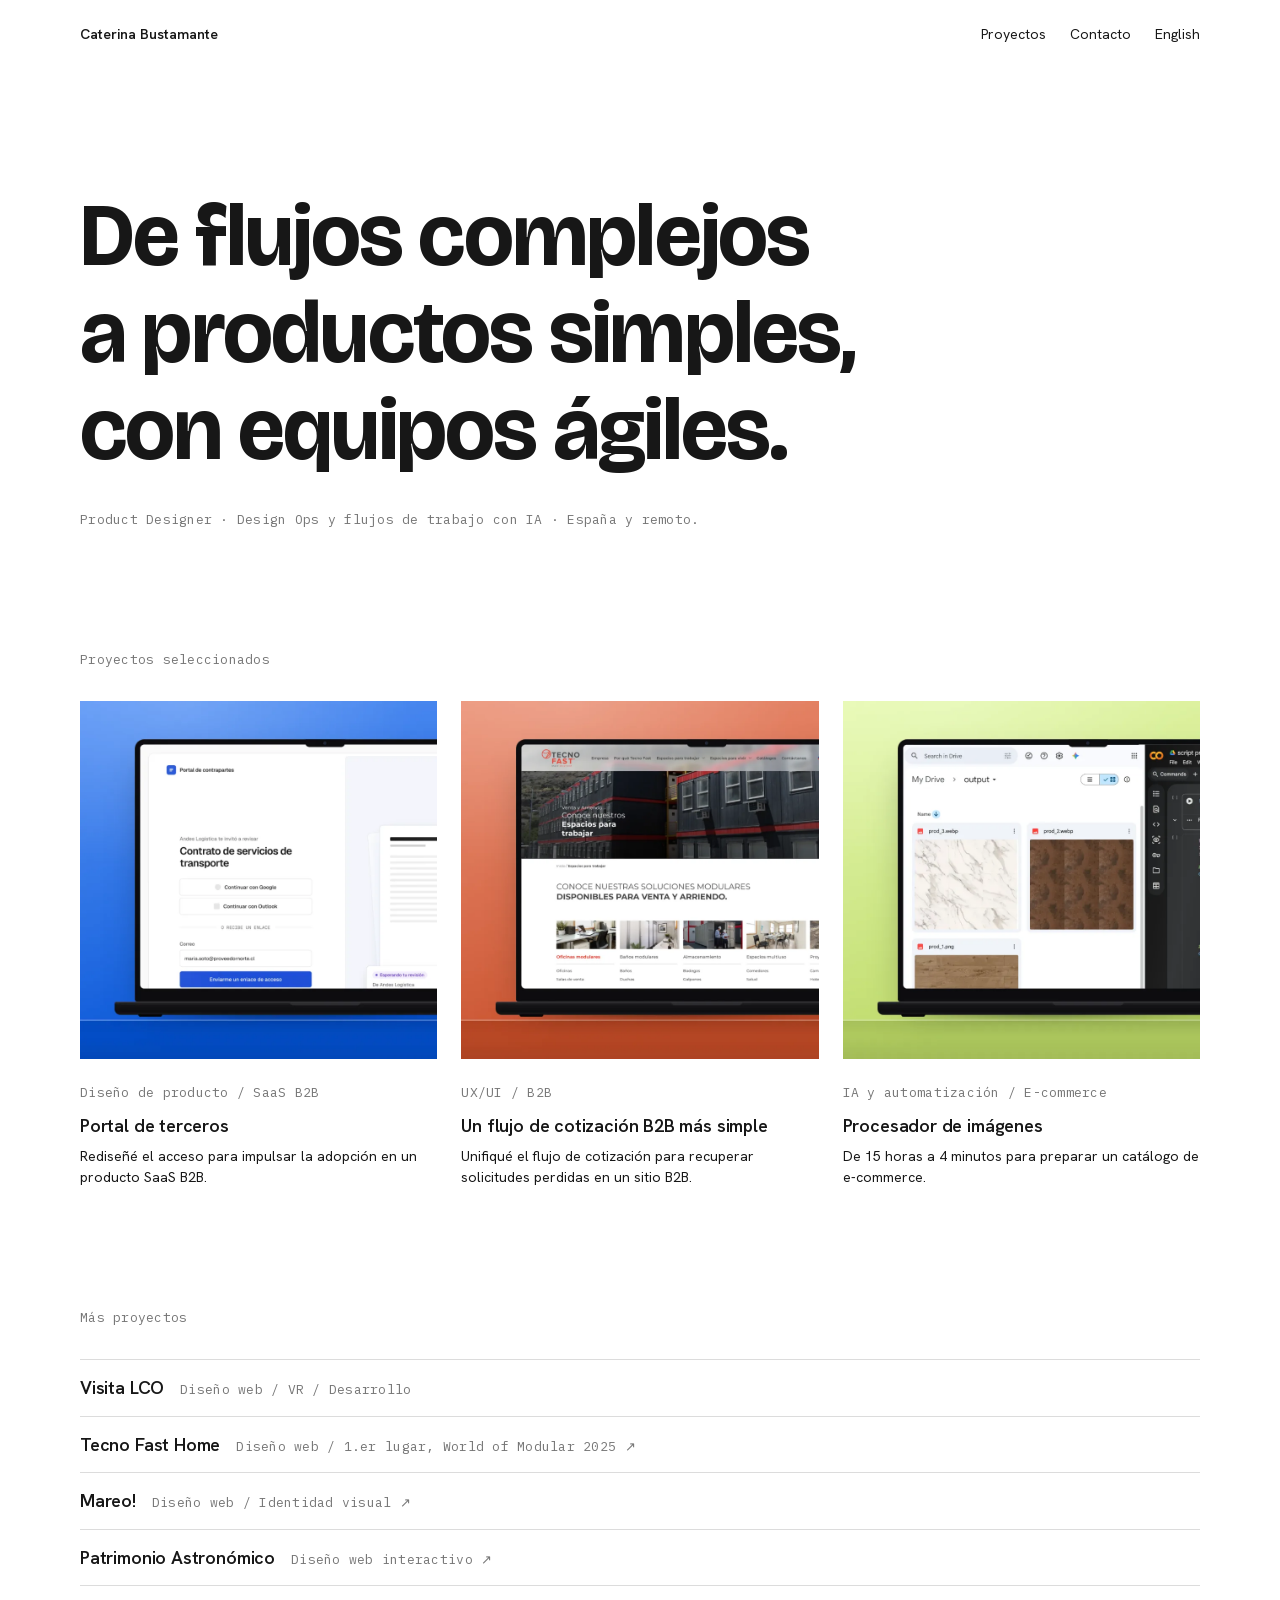
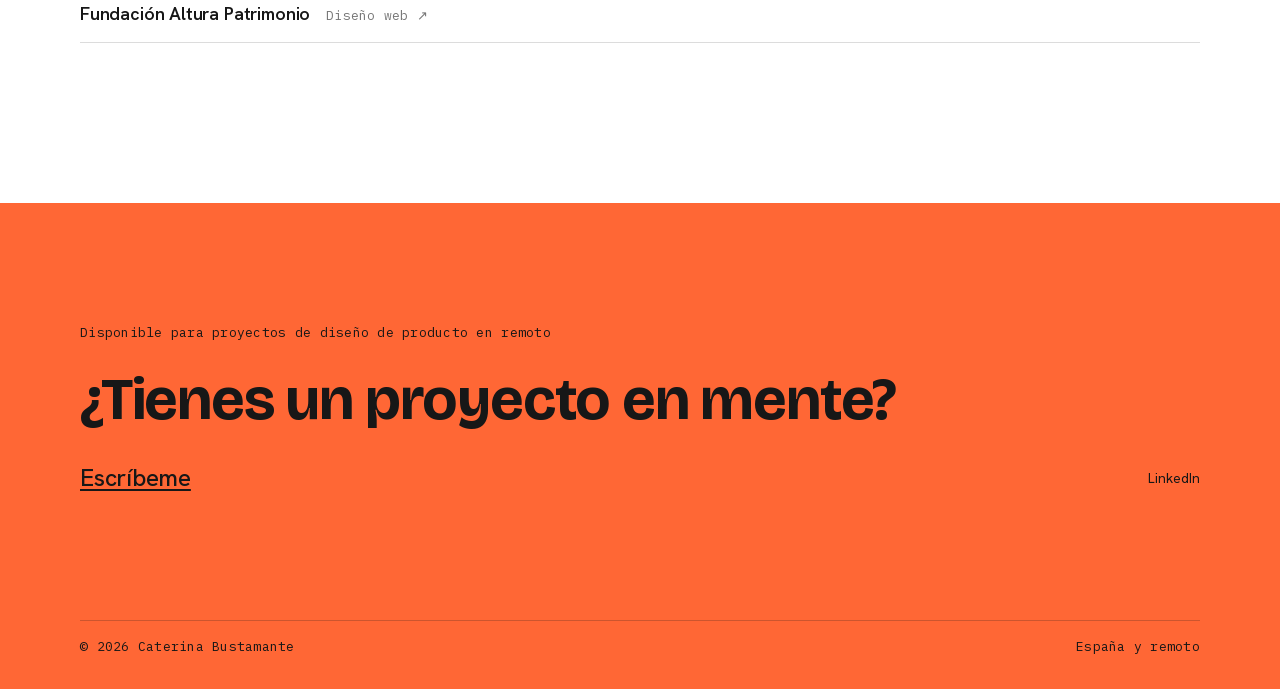
<file: index.html>
<!doctype html>
<html lang="es">
<head>
<meta charset="utf-8">
<meta name="viewport" content="width=device-width,initial-scale=1,viewport-fit=cover">
<title>Caterina Bustamante</title>
<meta name="description" content="Product Designer · España y remoto.">
<link rel="canonical" href="https://caterina.work/">
<link rel="alternate" hreflang="es" href="https://caterina.work/">
<link rel="alternate" hreflang="en" href="https://caterina.work/en/">
<meta property="og:type" content="website">
<meta property="og:title" content="Caterina Bustamante">
<meta property="og:description" content="Product Designer · España y remoto.">
<meta property="og:url" content="https://caterina.work/">
<meta property="og:image" content="https://caterina.work/assets/img/og/og-home-es.jpg">
<meta property="og:image:width" content="1200">
<meta property="og:image:height" content="630">
<meta property="og:image:alt" content="Caterina Bustamante, Product Designer, España y remoto. De flujos complejos a productos simples, con equipos ágiles.">
<meta name="twitter:card" content="summary_large_image">
<link rel="preload" href="assets/fonts/bricolage-grotesque.woff2" as="font" type="font/woff2" crossorigin>
<link rel="preload" href="assets/fonts/hanken-grotesk.woff2" as="font" type="font/woff2" crossorigin>
<link rel="stylesheet" href="css/styles.css">
</head>
<body>

<header class="wrap">
  <nav class="site-head" aria-label="Principal">
    <a class="name" href="#top">Caterina Bustamante</a>
    <a href="#work">Proyectos</a>
    <div class="site-head-end">
      <a href="#contact">Contacto</a>
      <a href="en/" hreflang="en" lang="en">English</a>
    </div>
  </nav>
</header>

<main class="wrap" id="top">
  <section class="hero" aria-labelledby="hero-title">
    <h1 class="title" id="hero-title"><span>De flujos complejos</span> <span>a productos simples,</span> <span>con equipos ágiles.</span></h1>
    <p class="label">Product Designer · Design Ops y flujos de trabajo con IA · España y remoto.</p>
  </section>

  <section id="work" aria-labelledby="work-label">
    <h2 class="label" id="work-label">Proyectos seleccionados</h2>
    <ul class="projects">
      <li><a class="project" href="work/third-party-portal/">
        <img class="project-img" src="assets/img/home/card-portal-es.webp" alt="Pantalla de inicio de sesión del portal de contrapartes, que invita a revisar un contrato de servicios de transporte." width="424" height="424">
        <div class="project-text">
          <span class="label">Diseño de producto / SaaS B2B</span>
          <div class="project-copy"><h3>Portal de terceros</h3><p>Rediseñé el acceso para impulsar la adopción en un producto SaaS B2B.</p></div>
        </div>
      </a></li>
      <li><a class="project" href="work/tecno-fast-rental/">
        <img class="project-img" src="assets/img/home/card-tecnofast.webp" alt="Sitio de Tecno Fast en un portátil: la página Espacios para trabajar, con el menú principal y las categorías de espacios modulares." width="424" height="424">
        <div class="project-text">
          <span class="label">UX/UI / B2B</span>
          <div class="project-copy"><h3>Un flujo de cotización B2B más simple</h3><p>Unifiqué el flujo de cotización para recuperar solicitudes perdidas en un sitio B2B.</p></div>
        </div>
      </a></li>
      <li><a class="project" href="work/image-processor/">
        <img class="project-img" src="assets/img/home/card-procesador.webp" alt="Carpeta de salida en Google Drive con las imágenes de producto procesadas junto al script en Google Colab." width="424" height="424">
        <div class="project-text">
          <span class="label">IA y automatización / E-commerce</span>
          <div class="project-copy"><h3>Procesador de imágenes</h3><p>De 15 horas a 4 minutos para preparar un catálogo de e-commerce.</p></div>
        </div>
      </a></li>
    </ul>
  </section>

  <section aria-labelledby="more-label">
    <h2 class="label" id="more-label">Más proyectos</h2>
    <ul class="more">
      <li class="more-row"><a class="more-link" href="work/visita-lco/"><h3>Visita LCO</h3><span class="label">Diseño web / VR / Desarrollo</span></a></li>
      <li class="more-row"><a class="more-link" href="https://tecnofasthome.cl/" target="_blank" rel="noopener noreferrer"><h3>Tecno Fast Home</h3><span class="label">Diseño web / 1.er lugar, World of Modular 2025 ↗</span></a></li>
      <!-- Hidden for now: <li class="more-row"><div class="more-link"><h3>Xerax</h3><span class="label">Diseño web / Identidad visual</span></div></li> -->
      <li class="more-row"><a class="more-link" href="https://caterinabc.github.io/mareo/" target="_blank" rel="noopener noreferrer"><h3>Mareo!</h3><span class="label">Diseño web / Identidad visual ↗</span></a></li>
      <li class="more-row"><a class="more-link" href="https://patrimonioastronomico.cl/" target="_blank" rel="noopener noreferrer"><h3>Patrimonio Astronómico</h3><span class="label">Diseño web interactivo ↗</span></a></li>
      <li class="more-row"><a class="more-link" href="https://alturapatrimonio.cl/" target="_blank" rel="noopener noreferrer"><h3>Fundación Altura Patrimonio</h3><span class="label">Diseño web ↗</span></a></li>
    </ul>
  </section>
</main>

<footer class="site-foot" id="contact">
  <div class="wrap">
    <div class="footer-main">
      <div class="cta">
        <p class="label">Disponible para proyectos de diseño de producto en remoto</p>
        <h2 class="title title--s">¿Tienes un proyecto en mente?</h2>
        <a class="email" href="mailto:cate.bustamantec@gmail.com">Escríbeme</a>
      </div>
      <nav class="footer-links" aria-label="En otros sitios">
        <a href="https://www.linkedin.com/in/caterinabustamante" target="_blank" rel="noopener noreferrer">LinkedIn</a>
      </nav>
    </div>
    <div class="legal label">
      <span>© 2026 Caterina Bustamante</span>
      <span>España y remoto</span>
    </div>
  </div>
</footer>

</body>
</html>
</file>
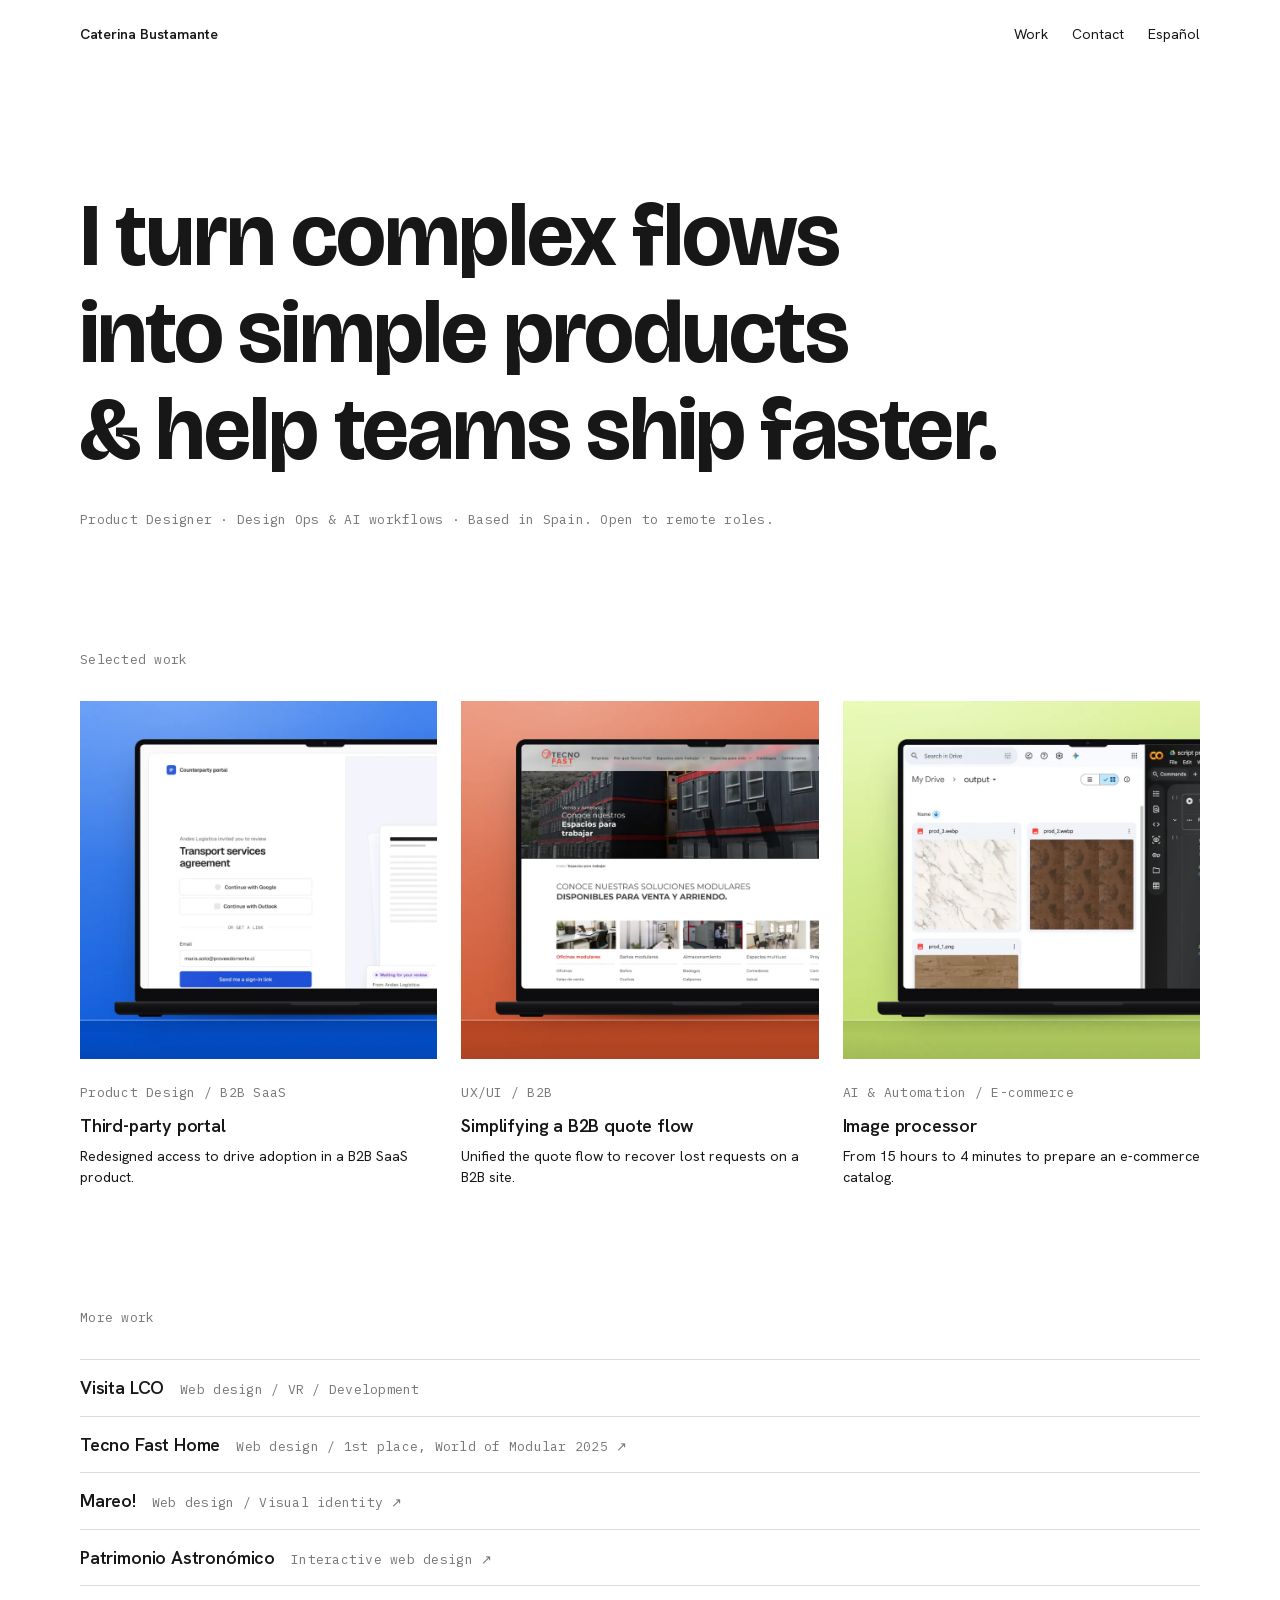
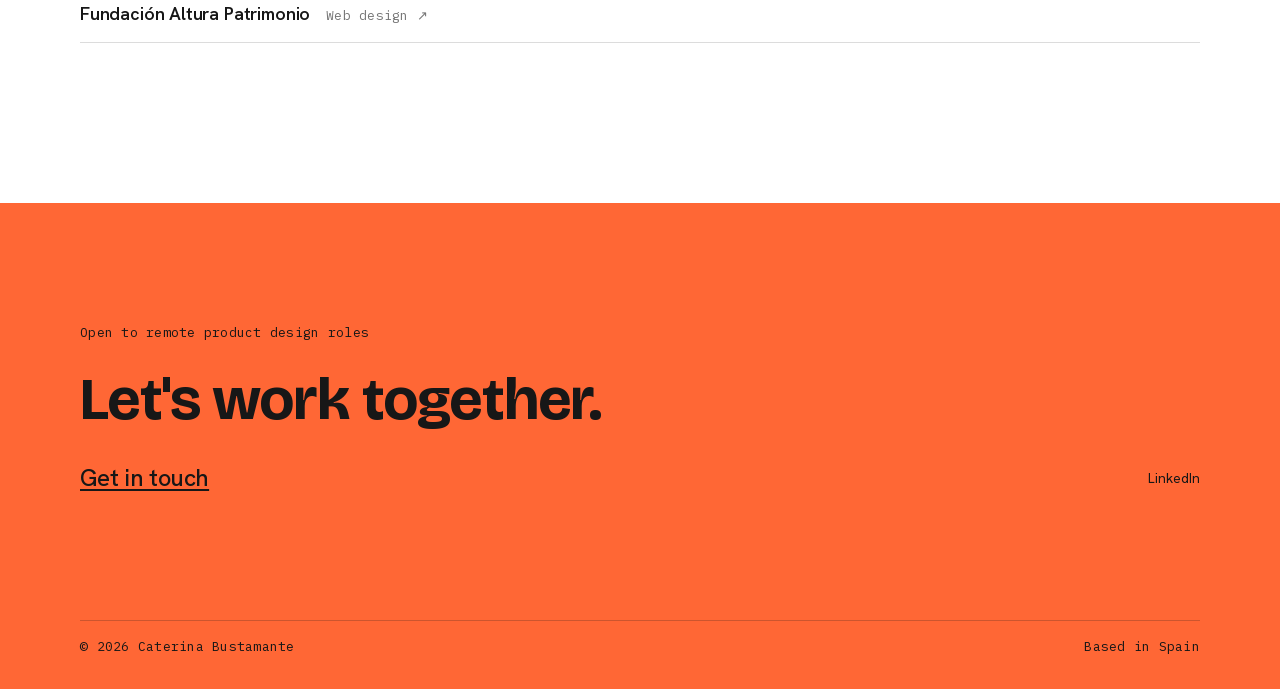
<file: en/index.html>
<!doctype html>
<html lang="en">
<head>
<meta charset="utf-8">
<meta name="viewport" content="width=device-width,initial-scale=1,viewport-fit=cover">
<title>Caterina Bustamante</title>
<meta name="description" content="Product Designer based in Spain. Open to remote roles.">
<link rel="canonical" href="https://caterina.work/en/">
<link rel="alternate" hreflang="es" href="https://caterina.work/">
<link rel="alternate" hreflang="en" href="https://caterina.work/en/">
<meta property="og:type" content="website">
<meta property="og:title" content="Caterina Bustamante">
<meta property="og:description" content="Product Designer based in Spain. Open to remote roles.">
<meta property="og:url" content="https://caterina.work/en/">
<meta property="og:image" content="https://caterina.work/assets/img/og/og-home-en.jpg">
<meta property="og:image:width" content="1200">
<meta property="og:image:height" content="630">
<meta property="og:image:alt" content="Caterina Bustamante, Product Designer based in Spain. I turn complex flows into simple products and help teams ship faster.">
<meta name="twitter:card" content="summary_large_image">
<link rel="preload" href="../assets/fonts/bricolage-grotesque.woff2" as="font" type="font/woff2" crossorigin>
<link rel="preload" href="../assets/fonts/hanken-grotesk.woff2" as="font" type="font/woff2" crossorigin>
<link rel="stylesheet" href="../css/styles.css">
</head>
<body>

<header class="wrap">
  <nav class="site-head" aria-label="Main">
    <a class="name" href="#top">Caterina Bustamante</a>
    <a href="#work">Work</a>
    <div class="site-head-end">
      <a href="#contact">Contact</a>
      <a href="../" hreflang="es" lang="es">Español</a>
    </div>
  </nav>
</header>

<main class="wrap" id="top">
  <section class="hero" aria-labelledby="hero-title">
    <h1 class="title" id="hero-title"><span>I turn complex flows</span> <span>into simple products</span> <span>&amp; help teams ship faster.</span></h1>
    <p class="label">Product Designer · Design Ops &amp; AI workflows · Based in Spain. Open to remote roles.</p>
  </section>

  <section id="work" aria-labelledby="work-label">
    <h2 class="label" id="work-label">Selected work</h2>
    <ul class="projects">
      <li><a class="project" href="work/third-party-portal/">
        <img class="project-img" src="../assets/img/home/card-portal.webp" alt="Sign-in screen of the counterparty portal, inviting the user to review a transport services agreement." width="424" height="424">
        <div class="project-text">
          <span class="label">Product Design / B2B SaaS</span>
          <div class="project-copy"><h3>Third-party portal</h3><p>Redesigned access to drive adoption in a B2B SaaS product.</p></div>
        </div>
      </a></li>
      <li><a class="project" href="work/tecno-fast-rental/">
        <img class="project-img" src="../assets/img/home/card-tecnofast.webp" alt="Tecno Fast website on a laptop: the Spaces for work page, with the main menu and the modular space categories." width="424" height="424">
        <div class="project-text">
          <span class="label">UX/UI / B2B</span>
          <div class="project-copy"><h3>Simplifying a B2B quote flow</h3><p>Unified the quote flow to recover lost requests on a B2B site.</p></div>
        </div>
      </a></li>
      <li><a class="project" href="work/image-processor/">
        <img class="project-img" src="../assets/img/home/card-procesador.webp" alt="Google Drive output folder with processed product images next to the script in Google Colab." width="424" height="424">
        <div class="project-text">
          <span class="label">AI &amp; Automation / E-commerce</span>
          <div class="project-copy"><h3>Image processor</h3><p>From 15 hours to 4 minutes to prepare an e-commerce catalog.</p></div>
        </div>
      </a></li>
    </ul>
  </section>

  <section aria-labelledby="more-label">
    <h2 class="label" id="more-label">More work</h2>
    <ul class="more">
      <li class="more-row"><a class="more-link" href="work/visita-lco/"><h3>Visita LCO</h3><span class="label">Web design / VR / Development</span></a></li>
      <li class="more-row"><a class="more-link" href="https://tecnofasthome.cl/" target="_blank" rel="noopener noreferrer"><h3>Tecno Fast Home</h3><span class="label">Web design / 1st place, World of Modular 2025 ↗</span></a></li>
      <!-- Hidden for now: <li class="more-row"><div class="more-link"><h3>Xerax</h3><span class="label">Web design / Visual identity</span></div></li> -->
      <li class="more-row"><a class="more-link" href="https://caterinabc.github.io/mareo/" target="_blank" rel="noopener noreferrer"><h3>Mareo!</h3><span class="label">Web design / Visual identity ↗</span></a></li>
      <li class="more-row"><a class="more-link" href="https://patrimonioastronomico.cl/" target="_blank" rel="noopener noreferrer"><h3>Patrimonio Astronómico</h3><span class="label">Interactive web design ↗</span></a></li>
      <li class="more-row"><a class="more-link" href="https://alturapatrimonio.cl/" target="_blank" rel="noopener noreferrer"><h3>Fundación Altura Patrimonio</h3><span class="label">Web design ↗</span></a></li>
    </ul>
  </section>
</main>

<footer class="site-foot" id="contact">
  <div class="wrap">
    <div class="footer-main">
      <div class="cta">
        <p class="label">Open to remote product design roles</p>
        <h2 class="title title--s">Let's work together.</h2>
        <a class="email" href="mailto:cate.bustamantec@gmail.com">Get in touch</a>
      </div>
      <nav class="footer-links" aria-label="Elsewhere">
        <a href="https://www.linkedin.com/in/caterinabustamante" target="_blank" rel="noopener noreferrer">LinkedIn</a>
      </nav>
    </div>
    <div class="legal label">
      <span>© 2026 Caterina Bustamante</span>
      <span>Based in Spain</span>
    </div>
  </div>
</footer>

</body>
</html>
</file>
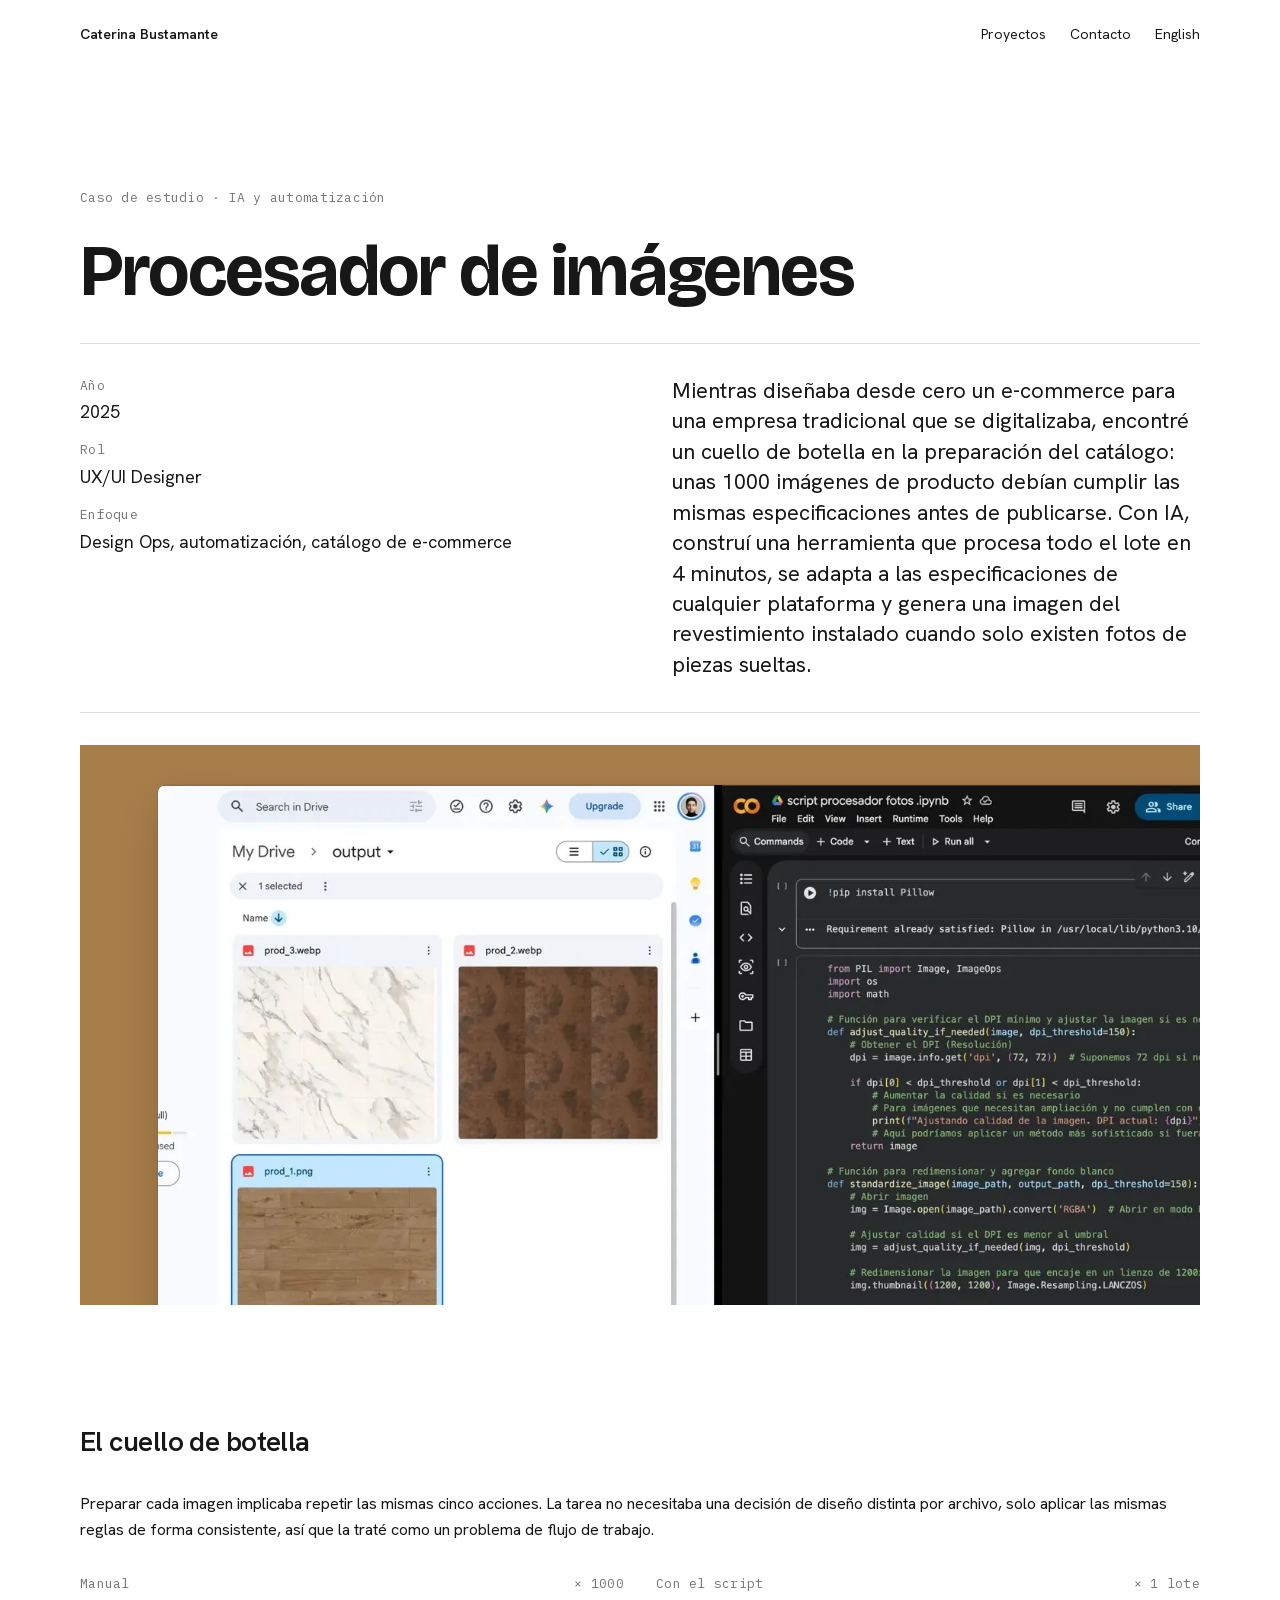
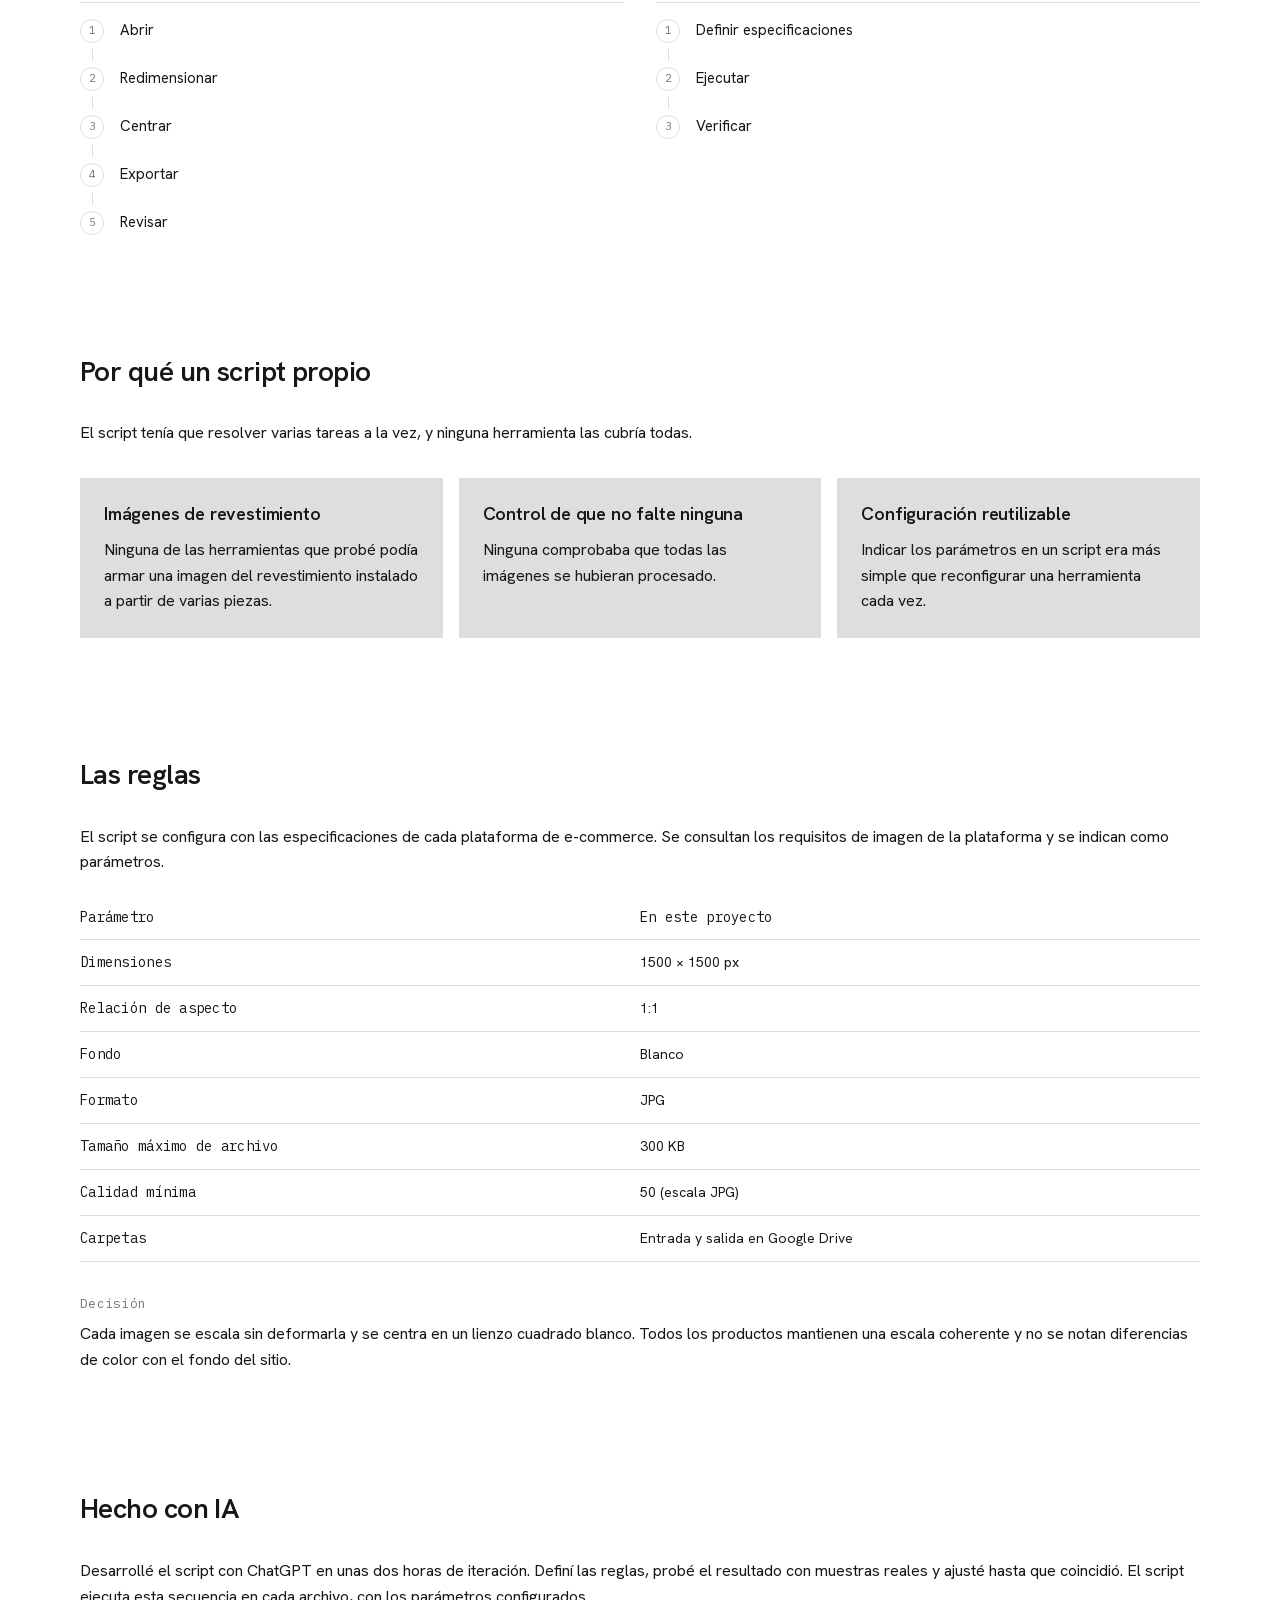
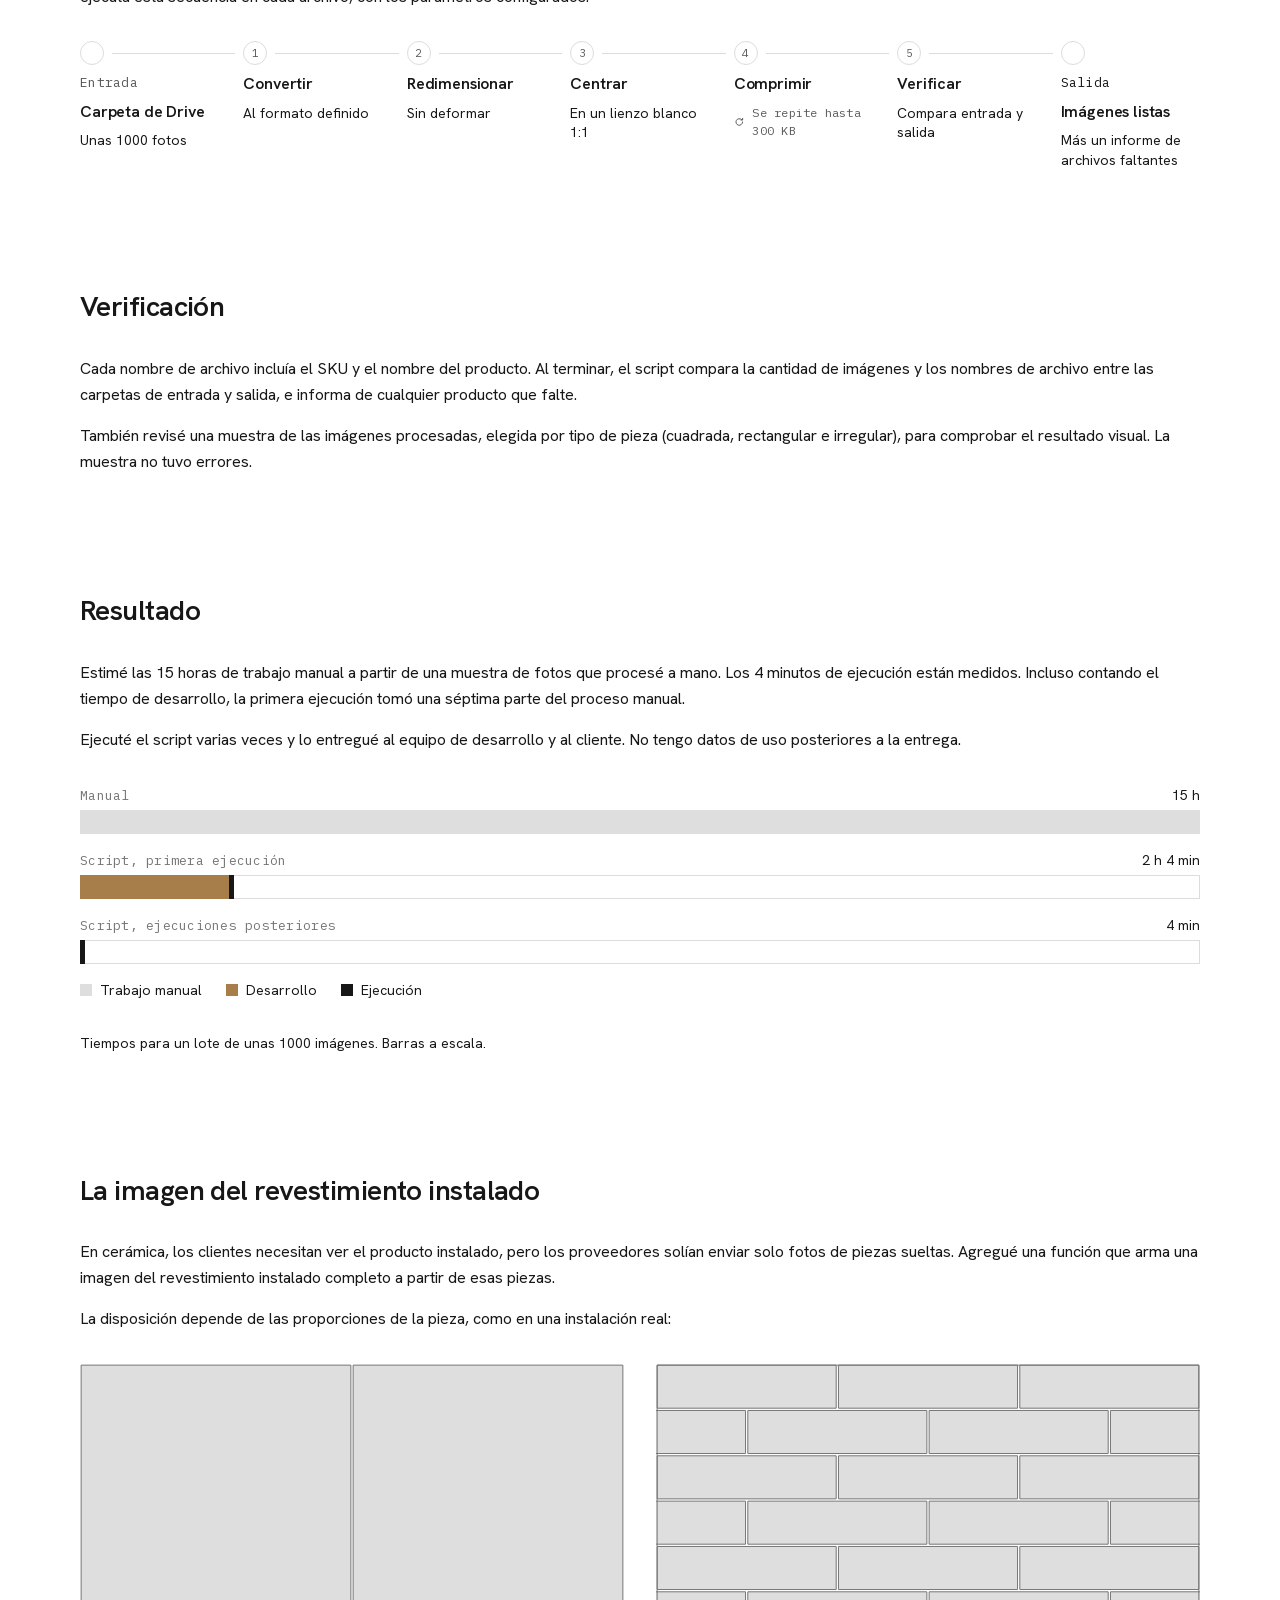
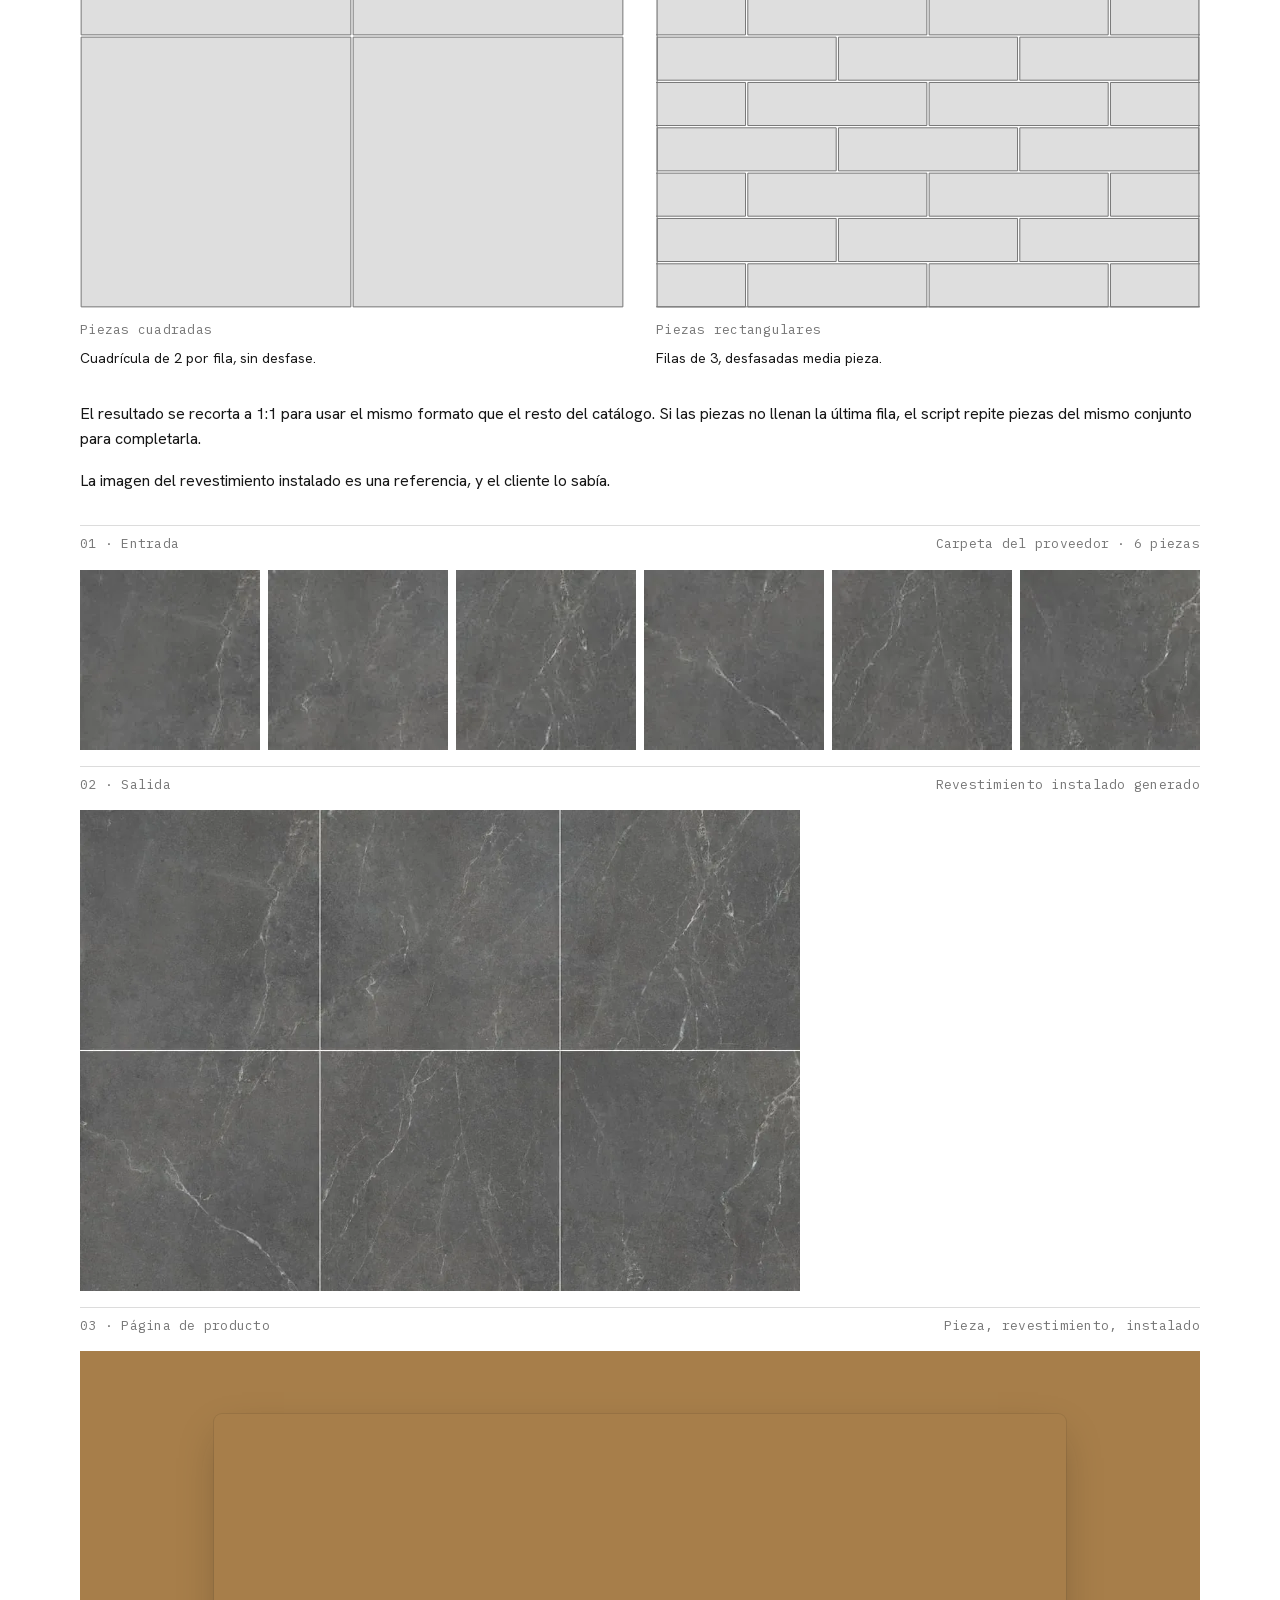
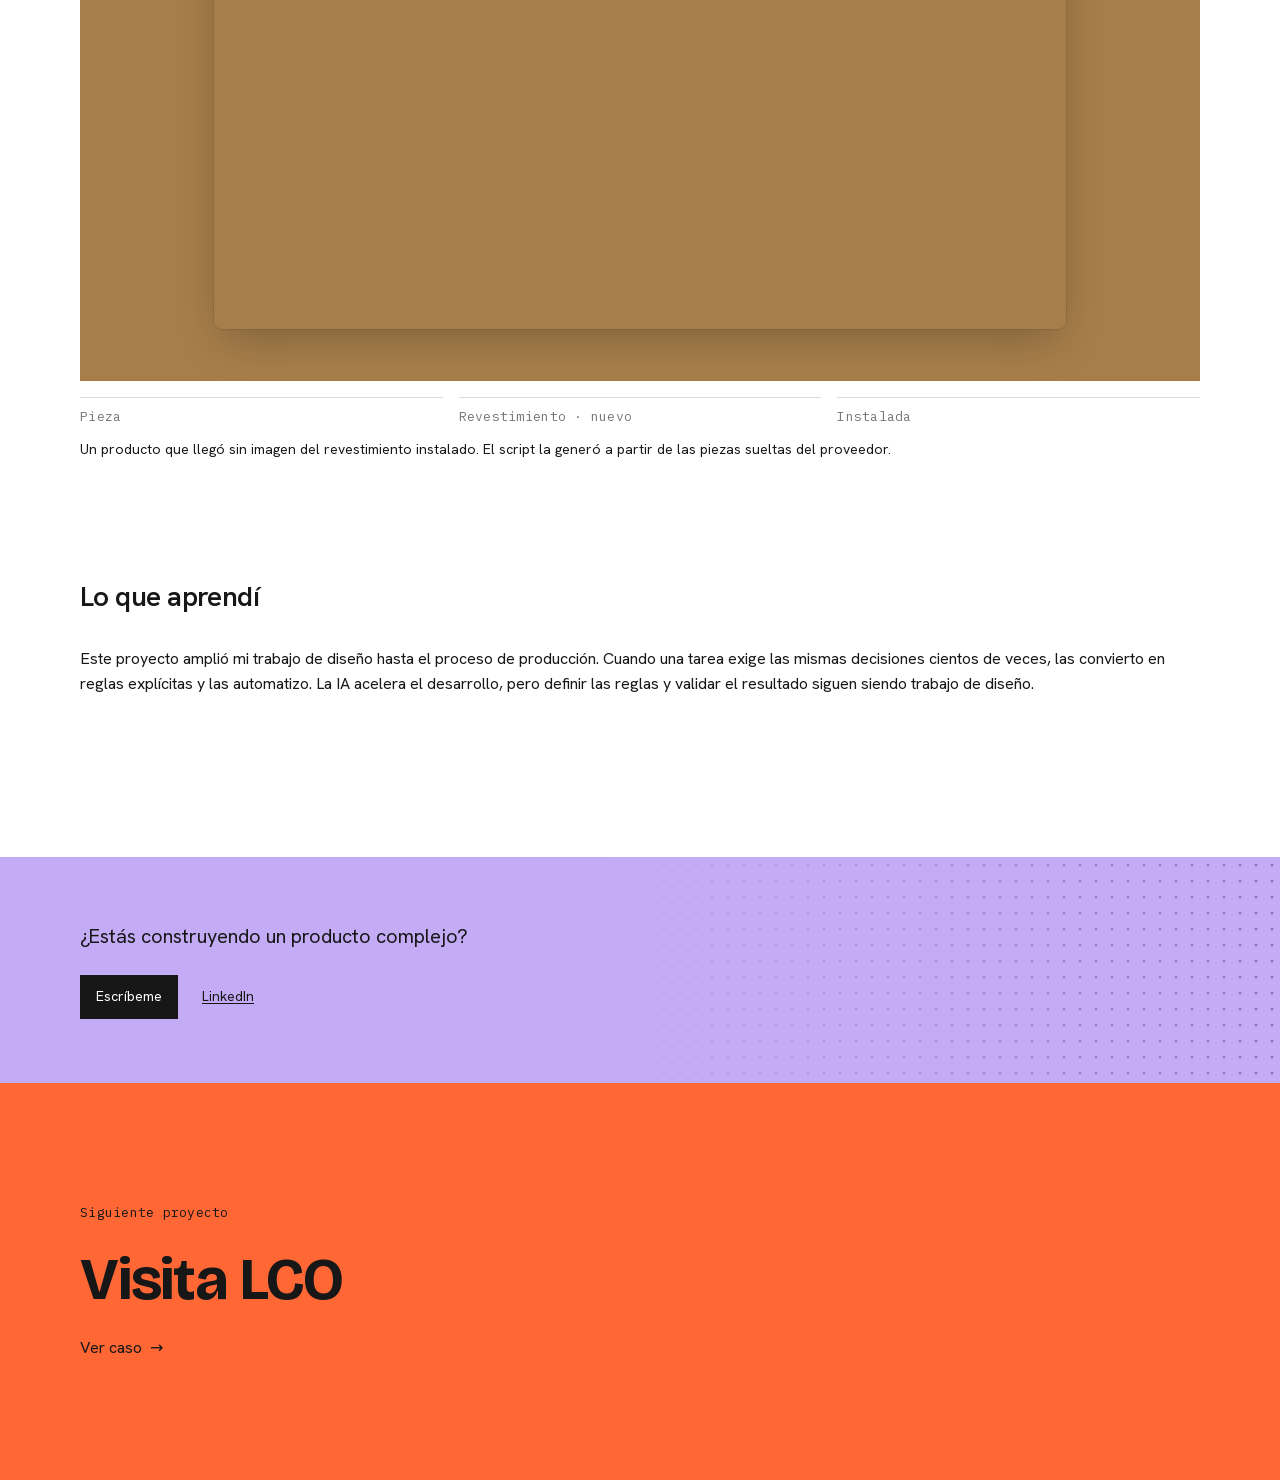
<file: work/image-processor/index.html>
<!doctype html>
<html lang="es">
<head>
<meta charset="utf-8">
<meta name="viewport" content="width=device-width,initial-scale=1,viewport-fit=cover">
<title>Procesador de imágenes | Caterina Bustamante</title>
<meta name="description" content="Mientras diseñaba desde cero un e-commerce para una empresa tradicional que se digitalizaba, encontré un cuello de botella en la preparación del catálogo: unas 1000 imágenes de producto debían cumplir las mismas especificaciones antes de publicarse.">
<link rel="canonical" href="https://caterina.work/work/image-processor/">
<link rel="alternate" hreflang="es" href="https://caterina.work/work/image-processor/">
<link rel="alternate" hreflang="en" href="https://caterina.work/en/work/image-processor/">
<meta property="og:type" content="article">
<meta property="og:title" content="Procesador de imágenes | Caterina Bustamante">
<meta property="og:description" content="Mientras diseñaba desde cero un e-commerce para una empresa tradicional que se digitalizaba, encontré un cuello de botella en la preparación del catálogo: unas 1000 imágenes de producto debían cumplir las mismas especificaciones antes de publicarse.">
<meta property="og:url" content="https://caterina.work/work/image-processor/">
<meta property="og:image" content="https://caterina.work/assets/img/og/og-image-processor-es.jpg">
<meta property="og:image:width" content="1200">
<meta property="og:image:height" content="630">
<meta property="og:image:alt" content="Procesador de imágenes: caso de estudio de Caterina Bustamante.">
<meta name="twitter:card" content="summary_large_image">
<link rel="preload" href="../../assets/fonts/bricolage-grotesque.woff2" as="font" type="font/woff2" crossorigin>
<link rel="preload" href="../../assets/fonts/hanken-grotesk.woff2" as="font" type="font/woff2" crossorigin>
<link rel="stylesheet" href="../../css/styles.css">
</head>
<body>

<header class="wrap">
  <nav class="site-head" aria-label="Principal">
    <a class="name" href="../../">Caterina Bustamante</a>
    <a href="../../#work">Proyectos</a>
    <div class="site-head-end">
      <a href="#contact">Contacto</a>
      <a href="../../en/work/image-processor/" hreflang="en" lang="en">English</a>
    </div>
  </nav>
</header>

<main class="wrap t-ochre">
<div class="intro">
  <div class="intro-text">
    <span class="label">Caso de estudio · IA y automatización</span>
    <h1 class="title">Procesador de imágenes</h1>
  </div>
  <div class="intro-cols">
  <p class="lede">Mientras diseñaba desde cero un <span class="nb">e-commerce</span> para una empresa tradicional que se digitalizaba, encontré un cuello de botella en la preparación del catálogo: unas 1000 imágenes de producto debían cumplir las mismas especificaciones antes de publicarse. Con IA, construí una herramienta que procesa todo el lote en 4 minutos, se adapta a las especificaciones de cualquier plataforma y genera una imagen del revestimiento instalado cuando solo existen fotos de piezas sueltas.</p>
  <dl class="meta">
    <div><dt class="label">Año</dt><dd>2025</dd></div>
    <div><dt class="label">Rol</dt><dd>UX/UI Designer</dd></div>
    <div><dt class="label">Enfoque</dt><dd>Design Ops, automatización, catálogo de <span class="nb">e-commerce</span></dd></div>
  </dl>
  </div>
  <figure class="tile"><img src="../../assets/img/image-processor/hero.webp" width="1469" height="812" alt="Carpeta de salida en Google Drive con imágenes de baldosas procesadas junto al notebook de Colab que ejecuta el script."></figure>
</div>

<section>
  <h2>El cuello de botella</h2>
  <div class="prose"><p>Preparar cada imagen implicaba repetir las mismas cinco acciones. La tarea no necesitaba una decisión de diseño distinta por archivo, solo aplicar las mismas reglas de forma consistente, así que la traté como un problema de flujo de trabajo.</p></div>
  <div class="cmpf" role="img" aria-label="Proceso manual: cinco acciones repetidas en cada una de las 1000 imágenes. Con el script: definir especificaciones, ejecutar y verificar, una vez por lote.">
    <div><div class="cmpf-head"><span class="label">Manual</span><span class="label num">× 1000</span></div><ol class="cmpf-list"><li><span class="step-n">1</span><span>Abrir</span></li><li><span class="step-n">2</span><span>Redimensionar</span></li><li><span class="step-n">3</span><span>Centrar</span></li><li><span class="step-n">4</span><span>Exportar</span></li><li><span class="step-n">5</span><span>Revisar</span></li></ol></div>
    <div class="cmpf-script"><div class="cmpf-head"><span class="label">Con el script</span><span class="label num">× 1 lote</span></div><ol class="cmpf-list"><li><span class="step-n">1</span><span>Definir especificaciones</span></li><li><span class="step-n">2</span><span>Ejecutar</span></li><li><span class="step-n">3</span><span>Verificar</span></li></ol></div>
  </div>
</section>

<section>
  <h2>Por qué un script propio</h2>
  <div class="prose"><p>El script tenía que resolver varias tareas a la vez, y ninguna herramienta las cubría todas.</p></div>
  <ul class="reasons" aria-label="Motivos para un script propio">
    <li class="reason"><h3>Imágenes de revestimiento</h3><p>Ninguna de las herramientas que probé podía armar una imagen del revestimiento instalado a partir de varias piezas.</p></li>
    <li class="reason"><h3>Control de que no falte ninguna</h3><p>Ninguna comprobaba que todas las imágenes se hubieran procesado.</p></li>
    <li class="reason"><h3>Configuración reutilizable</h3><p>Indicar los parámetros en un script era más simple que reconfigurar una herramienta cada vez.</p></li>
  </ul>
</section>

<section>
  <h2>Las reglas</h2>
  <div class="prose"><p>El script se configura con las especificaciones de cada plataforma de <span class="nb">e-commerce</span>. Se consultan los requisitos de imagen de la plataforma y se indican como parámetros.</p></div>
  <div class="scroll">
    <table class="cmp">
      <thead><tr><th scope="col">Parámetro</th><th scope="col">En este proyecto</th></tr></thead>
      <tbody>
        <tr><th scope="row">Dimensiones</th><td class="num">1500 × 1500 px</td></tr>
        <tr><th scope="row">Relación de aspecto</th><td class="num">1:1</td></tr>
        <tr><th scope="row">Fondo</th><td>Blanco</td></tr>
        <tr><th scope="row">Formato</th><td>JPG</td></tr>
        <tr><th scope="row">Tamaño máximo de archivo</th><td class="num">300 KB</td></tr>
        <tr><th scope="row">Calidad mínima</th><td class="num">50 (escala JPG)</td></tr>
        <tr><th scope="row">Carpetas</th><td>Entrada y salida en Google Drive</td></tr>
      </tbody>
    </table>
  </div>
  <div class="prose"><p><span class="label k">Decisión</span>Cada imagen se escala sin deformarla y se centra en un lienzo cuadrado blanco. Todos los productos mantienen una escala coherente y no se notan diferencias de color con el fondo del sitio.</p></div>
</section>

<section>
  <h2>Hecho con IA</h2>
  <div class="prose"><p>Desarrollé el script con ChatGPT en unas dos horas de iteración. Definí las reglas, probé el resultado con muestras reales y ajusté hasta que coincidió. El script ejecuta esta secuencia en cada archivo, con los parámetros configurados.</p></div>
  <ol class="pipe" aria-label="Flujo del script: carpeta de entrada, convertir, redimensionar, centrar, comprimir hasta cumplir el tamaño máximo, verificar, carpeta de salida e informe">
    <li class="pnode end"><span class="step-n" aria-hidden="true"></span><span class="label">Entrada</span><b>Carpeta de Drive</b><span>Unas 1000 fotos</span></li>
    <li class="pnode"><span class="step-n">1</span><b>Convertir</b><span>Al formato definido</span></li>
    <li class="pnode"><span class="step-n">2</span><b>Redimensionar</b><span>Sin deformar</span></li>
    <li class="pnode"><span class="step-n">3</span><b>Centrar</b><span>En un lienzo blanco 1:1</span></li>
    <li class="pnode"><span class="step-n">4</span><b>Comprimir</b><span class="loop label"><svg width="14" height="14" viewBox="0 0 16 16" fill="none" stroke="currentColor" stroke-width="1.5" stroke-linecap="round" stroke-linejoin="round" aria-hidden="true"><path d="M13 8a5 5 0 1 1-1.5-3.6"/><path d="M13 2.5v2.5h-2.5"/></svg>Se repite hasta 300 KB</span></li>
    <li class="pnode"><span class="step-n">5</span><b>Verificar</b><span>Compara entrada y salida</span></li>
    <li class="pnode out"><span class="step-n" aria-hidden="true"></span><span class="label">Salida</span><b>Imágenes listas</b><span>Más un informe de archivos faltantes</span></li>
  </ol>
</section>

<section>
  <h2>Verificación</h2>
  <div class="prose">
    <p>Cada nombre de archivo incluía el SKU y el nombre del producto. Al terminar, el script compara la cantidad de imágenes y los nombres de archivo entre las carpetas de entrada y salida, e informa de cualquier producto que falte.</p>
    <p>También revisé una muestra de las imágenes procesadas, elegida por tipo de pieza (cuadrada, rectangular e irregular), para comprobar el resultado visual. La muestra no tuvo errores.</p>
  </div>
</section>

<section>
  <h2>Resultado</h2>
  <div class="prose">
    <p>Estimé las 15 horas de trabajo manual a partir de una muestra de fotos que procesé a mano. Los 4 minutos de ejecución están medidos. Incluso contando el tiempo de desarrollo, la primera ejecución tomó una séptima parte del proceso manual.</p>
    <p>Ejecuté el script varias veces y lo entregué al equipo de desarrollo y al cliente. No tengo datos de uso posteriores a la entrega.</p>
  </div>
  <div class="bars" role="img" aria-label="Proceso manual: 15 horas, estimadas. Primera ejecución con el script: 2 horas de desarrollo más 4 minutos de ejecución. Ejecuciones posteriores: 4 minutos.">
    <div class="bar"><div class="bar-top"><span class="label">Manual</span><span class="num">15 h</span></div><div class="track"><div class="seg manual" style="width:100%"></div></div></div>
    <div class="bar"><div class="bar-top"><span class="label">Script, primera ejecución</span><span class="num">2 h 4 min</span></div><div class="track"><div class="seg dev" style="width:13.33%"></div><div class="seg run" style="width:.44%"></div></div></div>
    <div class="bar"><div class="bar-top"><span class="label">Script, ejecuciones posteriores</span><span class="num">4 min</span></div><div class="track"><div class="seg run" style="width:.44%"></div></div></div>
    <div class="legend small"><span><i class="sw seg manual"></i>Trabajo manual</span><span><i class="sw seg dev"></i>Desarrollo</span><span><i class="sw seg run"></i>Ejecución</span></div>
  </div>
  <p class="small">Tiempos para un lote de unas 1000 imágenes. Barras a escala.</p>
</section>

<section>
  <h2>La imagen del revestimiento instalado</h2>
  <div class="prose">
    <p>En cerámica, los clientes necesitan ver el producto instalado, pero los proveedores solían enviar solo fotos de piezas sueltas. Agregué una función que arma una imagen del revestimiento instalado completo a partir de esas piezas.</p>
    <p>La disposición depende de las proporciones de la pieza, como en una instalación real:</p>
  </div>
  <div class="pats">
    <figure><svg viewBox="0 0 240 240" class="pat" role="img" aria-label="Piezas cuadradas en una cuadrícula de 2 por fila, sin desfase" xmlns="http://www.w3.org/2000/svg"><rect x="0.5" y="0.5" width="119" height="119"/><rect x="120.5" y="0.5" width="119" height="119"/><rect x="0.5" y="120.5" width="119" height="119"/><rect x="120.5" y="120.5" width="119" height="119"/></svg><figcaption><span class="label k">Piezas cuadradas</span>Cuadrícula de 2 por fila, sin desfase.</figcaption></figure>
    <figure><svg viewBox="0 0 240 240" class="pat" role="img" aria-label="Piezas rectangulares en filas de 3 desfasadas media pieza, recortadas a 1:1" xmlns="http://www.w3.org/2000/svg"><defs><clipPath id="c"><rect width="240" height="240"/></clipPath></defs><g clip-path="url(#c)"><rect x="-79.5" y="0.5" width="79" height="19"/><rect x="0.5" y="0.5" width="79" height="19"/><rect x="80.5" y="0.5" width="79" height="19"/><rect x="160.5" y="0.5" width="79" height="19"/><rect x="-39.5" y="20.5" width="79" height="19"/><rect x="40.5" y="20.5" width="79" height="19"/><rect x="120.5" y="20.5" width="79" height="19"/><rect x="200.5" y="20.5" width="79" height="19"/><rect x="-79.5" y="40.5" width="79" height="19"/><rect x="0.5" y="40.5" width="79" height="19"/><rect x="80.5" y="40.5" width="79" height="19"/><rect x="160.5" y="40.5" width="79" height="19"/><rect x="-39.5" y="60.5" width="79" height="19"/><rect x="40.5" y="60.5" width="79" height="19"/><rect x="120.5" y="60.5" width="79" height="19"/><rect x="200.5" y="60.5" width="79" height="19"/><rect x="-79.5" y="80.5" width="79" height="19"/><rect x="0.5" y="80.5" width="79" height="19"/><rect x="80.5" y="80.5" width="79" height="19"/><rect x="160.5" y="80.5" width="79" height="19"/><rect x="-39.5" y="100.5" width="79" height="19"/><rect x="40.5" y="100.5" width="79" height="19"/><rect x="120.5" y="100.5" width="79" height="19"/><rect x="200.5" y="100.5" width="79" height="19"/><rect x="-79.5" y="120.5" width="79" height="19"/><rect x="0.5" y="120.5" width="79" height="19"/><rect x="80.5" y="120.5" width="79" height="19"/><rect x="160.5" y="120.5" width="79" height="19"/><rect x="-39.5" y="140.5" width="79" height="19"/><rect x="40.5" y="140.5" width="79" height="19"/><rect x="120.5" y="140.5" width="79" height="19"/><rect x="200.5" y="140.5" width="79" height="19"/><rect x="-79.5" y="160.5" width="79" height="19"/><rect x="0.5" y="160.5" width="79" height="19"/><rect x="80.5" y="160.5" width="79" height="19"/><rect x="160.5" y="160.5" width="79" height="19"/><rect x="-39.5" y="180.5" width="79" height="19"/><rect x="40.5" y="180.5" width="79" height="19"/><rect x="120.5" y="180.5" width="79" height="19"/><rect x="200.5" y="180.5" width="79" height="19"/><rect x="-79.5" y="200.5" width="79" height="19"/><rect x="0.5" y="200.5" width="79" height="19"/><rect x="80.5" y="200.5" width="79" height="19"/><rect x="160.5" y="200.5" width="79" height="19"/><rect x="-39.5" y="220.5" width="79" height="19"/><rect x="40.5" y="220.5" width="79" height="19"/><rect x="120.5" y="220.5" width="79" height="19"/><rect x="200.5" y="220.5" width="79" height="19"/></g><rect class="pat-border" x=".5" y=".5" width="239" height="239"/></svg><figcaption><span class="label k">Piezas rectangulares</span>Filas de 3, desfasadas media pieza.</figcaption></figure>
  </div>
  <div class="prose">
    <p>El resultado se recorta a 1:1 para usar el mismo formato que el resto del catálogo. Si las piezas no llenan la última fila, el script repite piezas del mismo conjunto para completarla.</p>
    <p>La imagen del revestimiento instalado es una referencia, y el cliente lo sabía.</p>
  </div>
  <figure>
    <div class="pf">
      <div class="pf-head"><span class="label">01 · Entrada</span><span class="label">Carpeta del proveedor · 6 piezas</span></div>
      <div class="pf-tiles"><img src="../../assets/img/image-processor/p1.webp" width="180" height="180" alt="Pieza 1"><img src="../../assets/img/image-processor/p2.webp" width="180" height="180" alt="Pieza 2"><img src="../../assets/img/image-processor/p3.webp" width="180" height="180" alt="Pieza 3"><img src="../../assets/img/image-processor/p4.webp" width="180" height="180" alt="Pieza 4"><img src="../../assets/img/image-processor/p5.webp" width="180" height="180" alt="Pieza 5"><img src="../../assets/img/image-processor/p6.webp" width="180" height="180" alt="Pieza 6"></div>
      <div class="pf-head"><span class="label">02 · Salida</span><span class="label">Revestimiento instalado generado</span></div>
      <img class="pf-pano" src="../../assets/img/image-processor/surface.webp" width="1120" height="747" alt="Imagen del revestimiento instalado generada a partir de las seis piezas" loading="lazy">
      <div class="pf-head"><span class="label">03 · Página de producto</span><span class="label">Pieza, revestimiento, instalado</span></div>
      <div class="an" role="img" aria-label="Galería de la página de producto de El Bodegón de la Cerámica: la pieza suelta, la imagen del revestimiento generada por el script y la foto instalada.">
        <div class="mock"><div class="an-frame"><img class="an-f an-f1" src="../../assets/img/image-processor/g1.webp" width="1120" height="677" alt=""><img class="an-f an-f2" src="../../assets/img/image-processor/g2.webp" width="1120" height="677" alt=""><img class="an-f an-f3" src="../../assets/img/image-processor/g3.webp" width="1120" height="677" alt=""></div></div>
        <div class="an-steps"><div class="an-s an-s1"><span class="an-bar"></span><span class="label">Pieza</span></div><div class="an-s an-s2"><span class="an-bar"></span><span class="label">Revestimiento · nuevo</span></div><div class="an-s an-s3"><span class="an-bar"></span><span class="label">Instalada</span></div></div>
      </div>
    </div>
    <figcaption>Un producto que llegó sin imagen del revestimiento instalado. El script la generó a partir de las piezas sueltas del proveedor.</figcaption>
  </figure>
</section>

<section>
  <h2>Lo que aprendí</h2>
  <div class="prose"><p>Este proyecto amplió mi trabajo de diseño hasta el proceso de producción. Cuando una tarea exige las mismas decisiones cientos de veces, las convierto en reglas explícitas y las automatizo. La IA acelera el desarrollo, pero definir las reglas y validar el resultado siguen siendo trabajo de diseño.</p></div>
</section>
</main>

<aside class="case-contact" id="contact" aria-label="Contacto">
  <div class="wrap">
    <div class="case-contact-inner">
      <p class="lede case-contact-lead">¿Estás construyendo un producto complejo?</p>
      <div class="case-contact-actions">
        <a class="btn" href="mailto:cate.bustamantec@gmail.com">Escríbeme</a>
        <a href="https://www.linkedin.com/in/caterinabustamante" target="_blank" rel="noopener noreferrer">LinkedIn</a>
      </div>
    </div>
  </div>
</aside>

<footer class="next">
  <div class="wrap">
    <a href="../visita-lco/"><span class="label">Siguiente proyecto</span><span class="title title--xl">Visita LCO</span><span class="go">Ver caso <span aria-hidden="true">→</span></span></a>
  </div>
</footer>

</body>
</html>
</file>
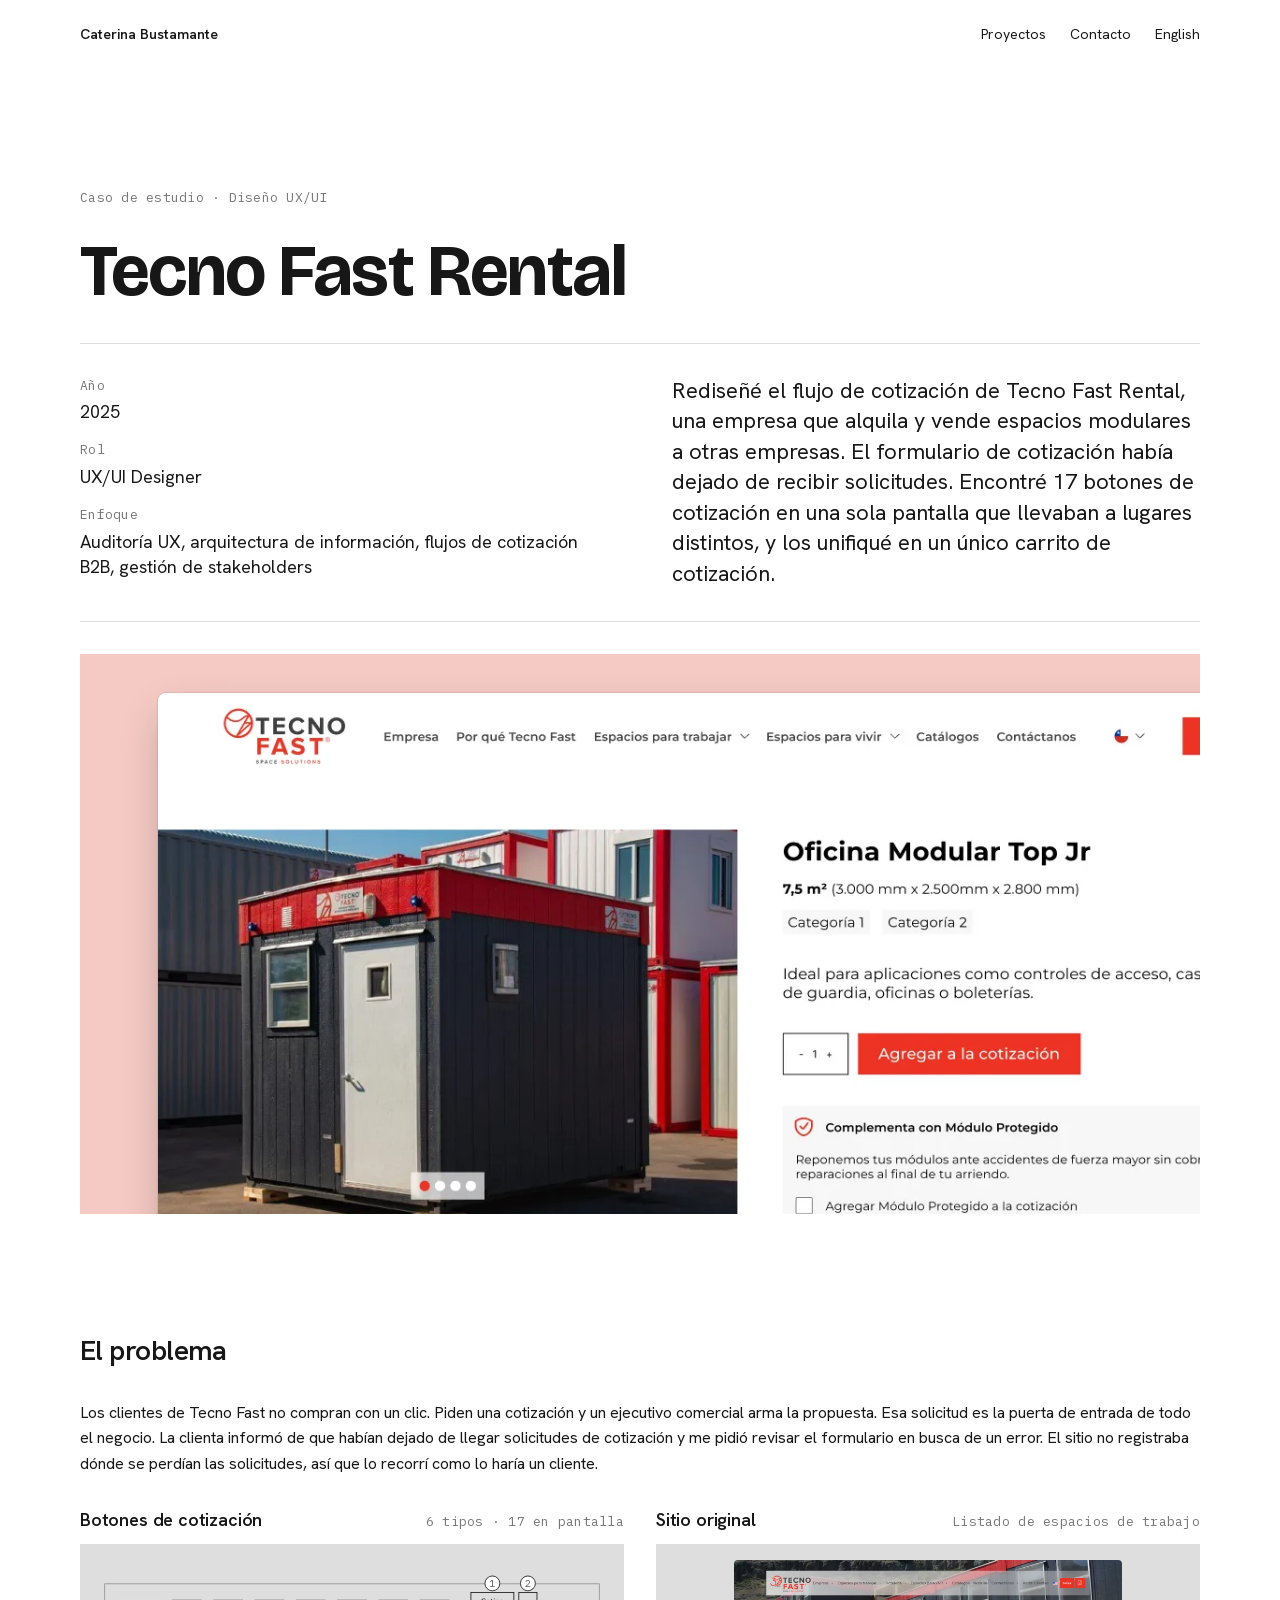
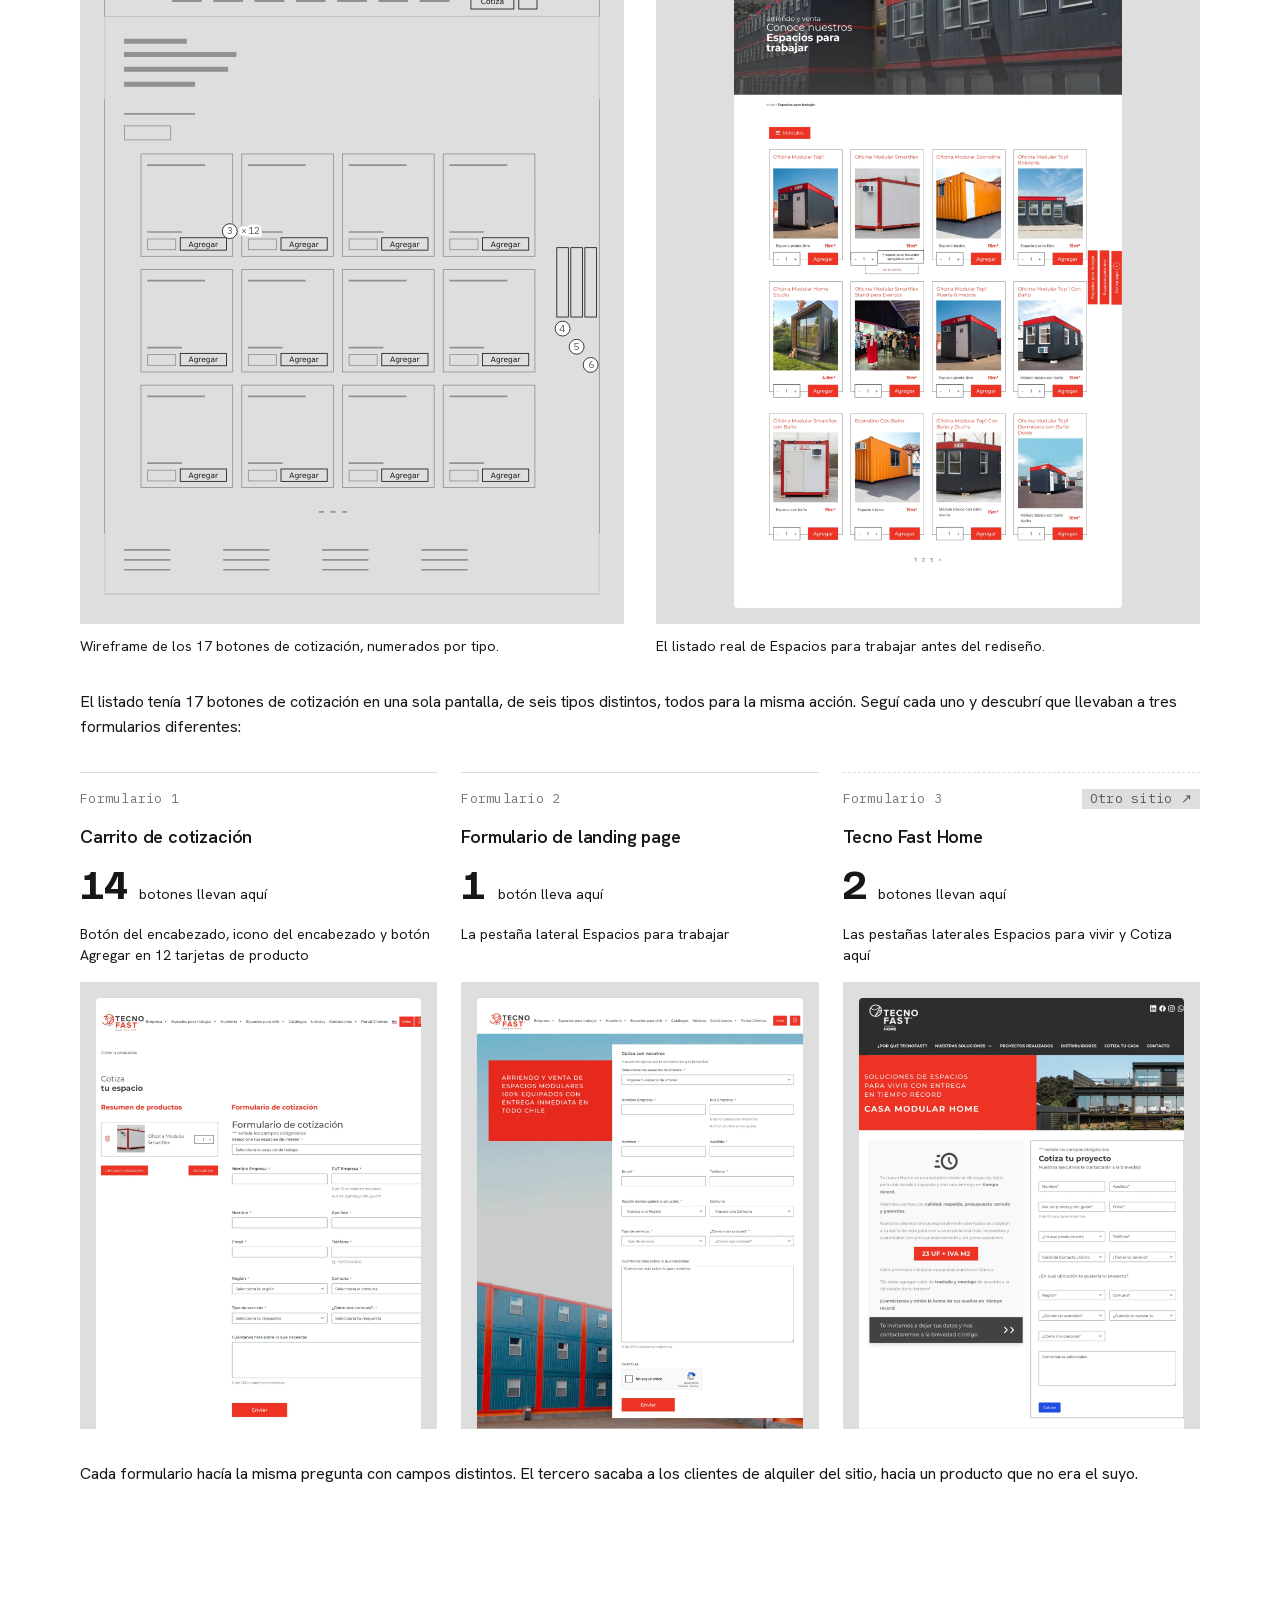
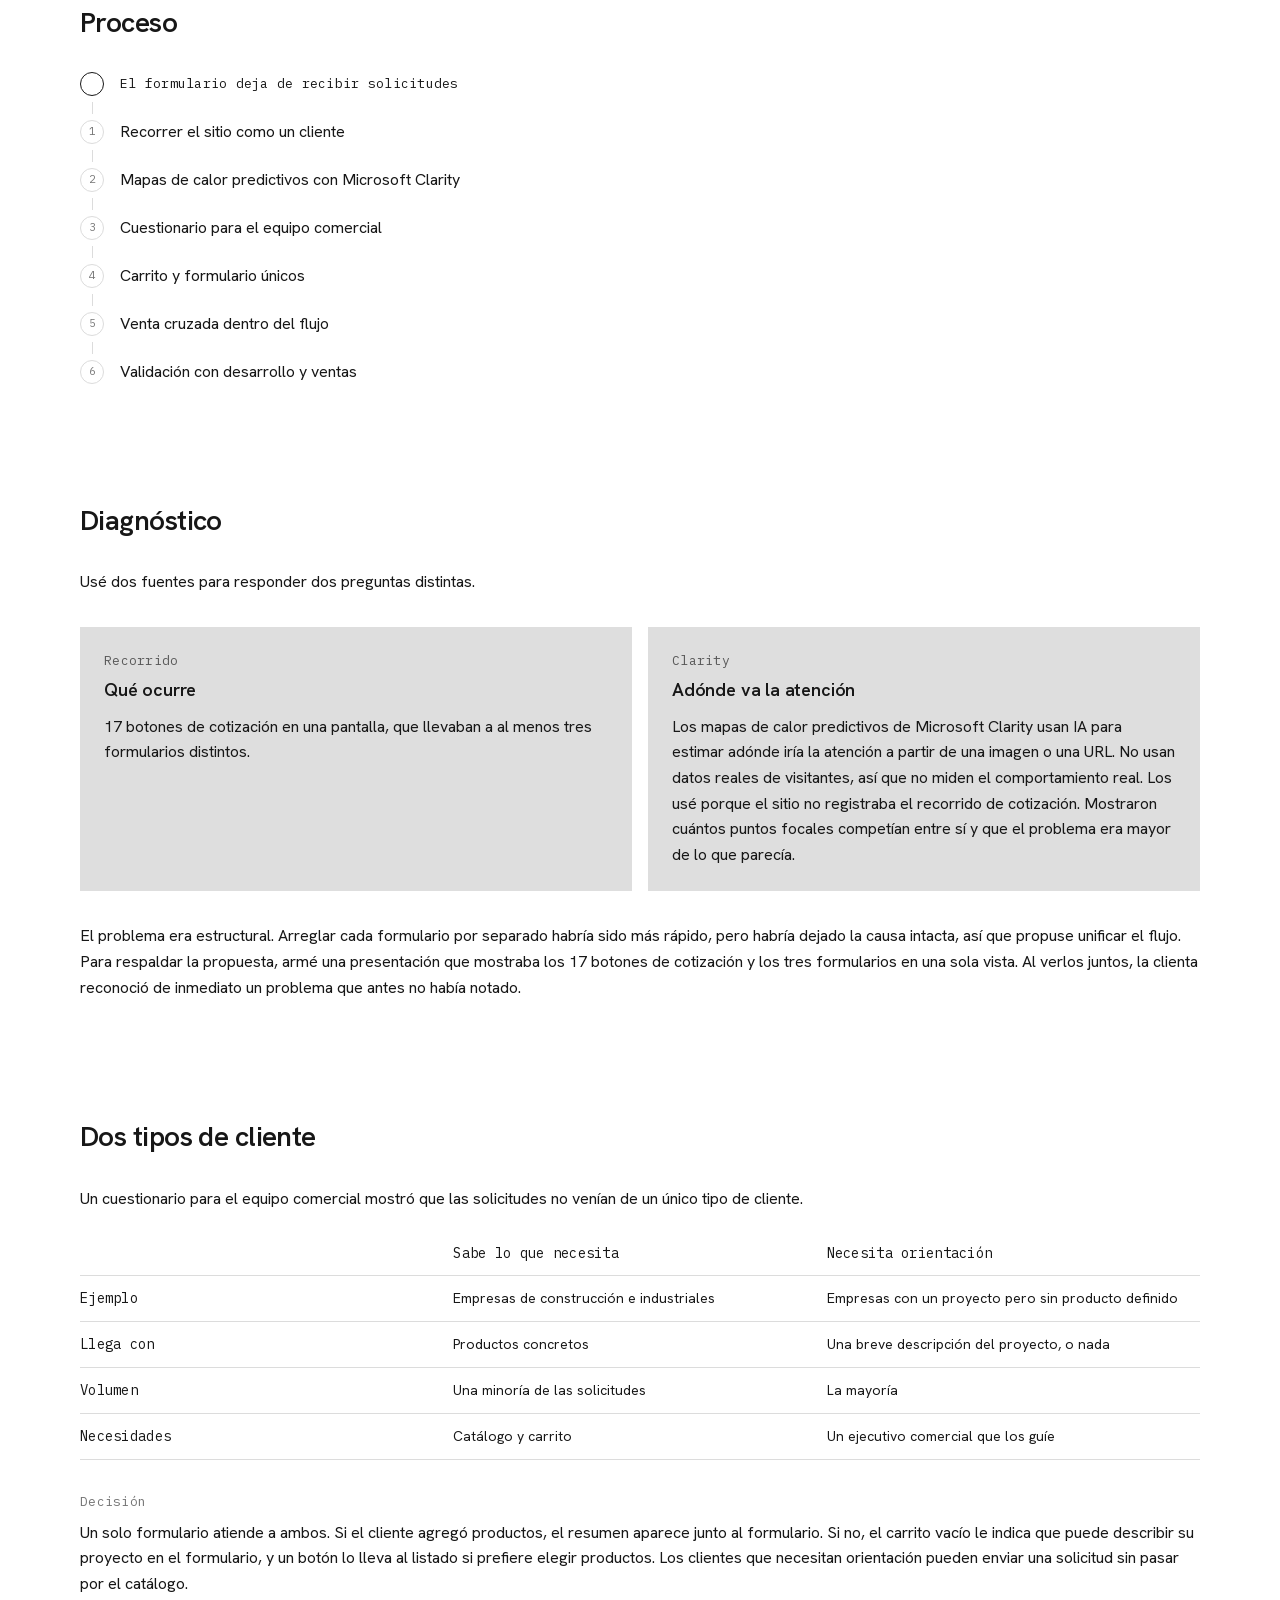
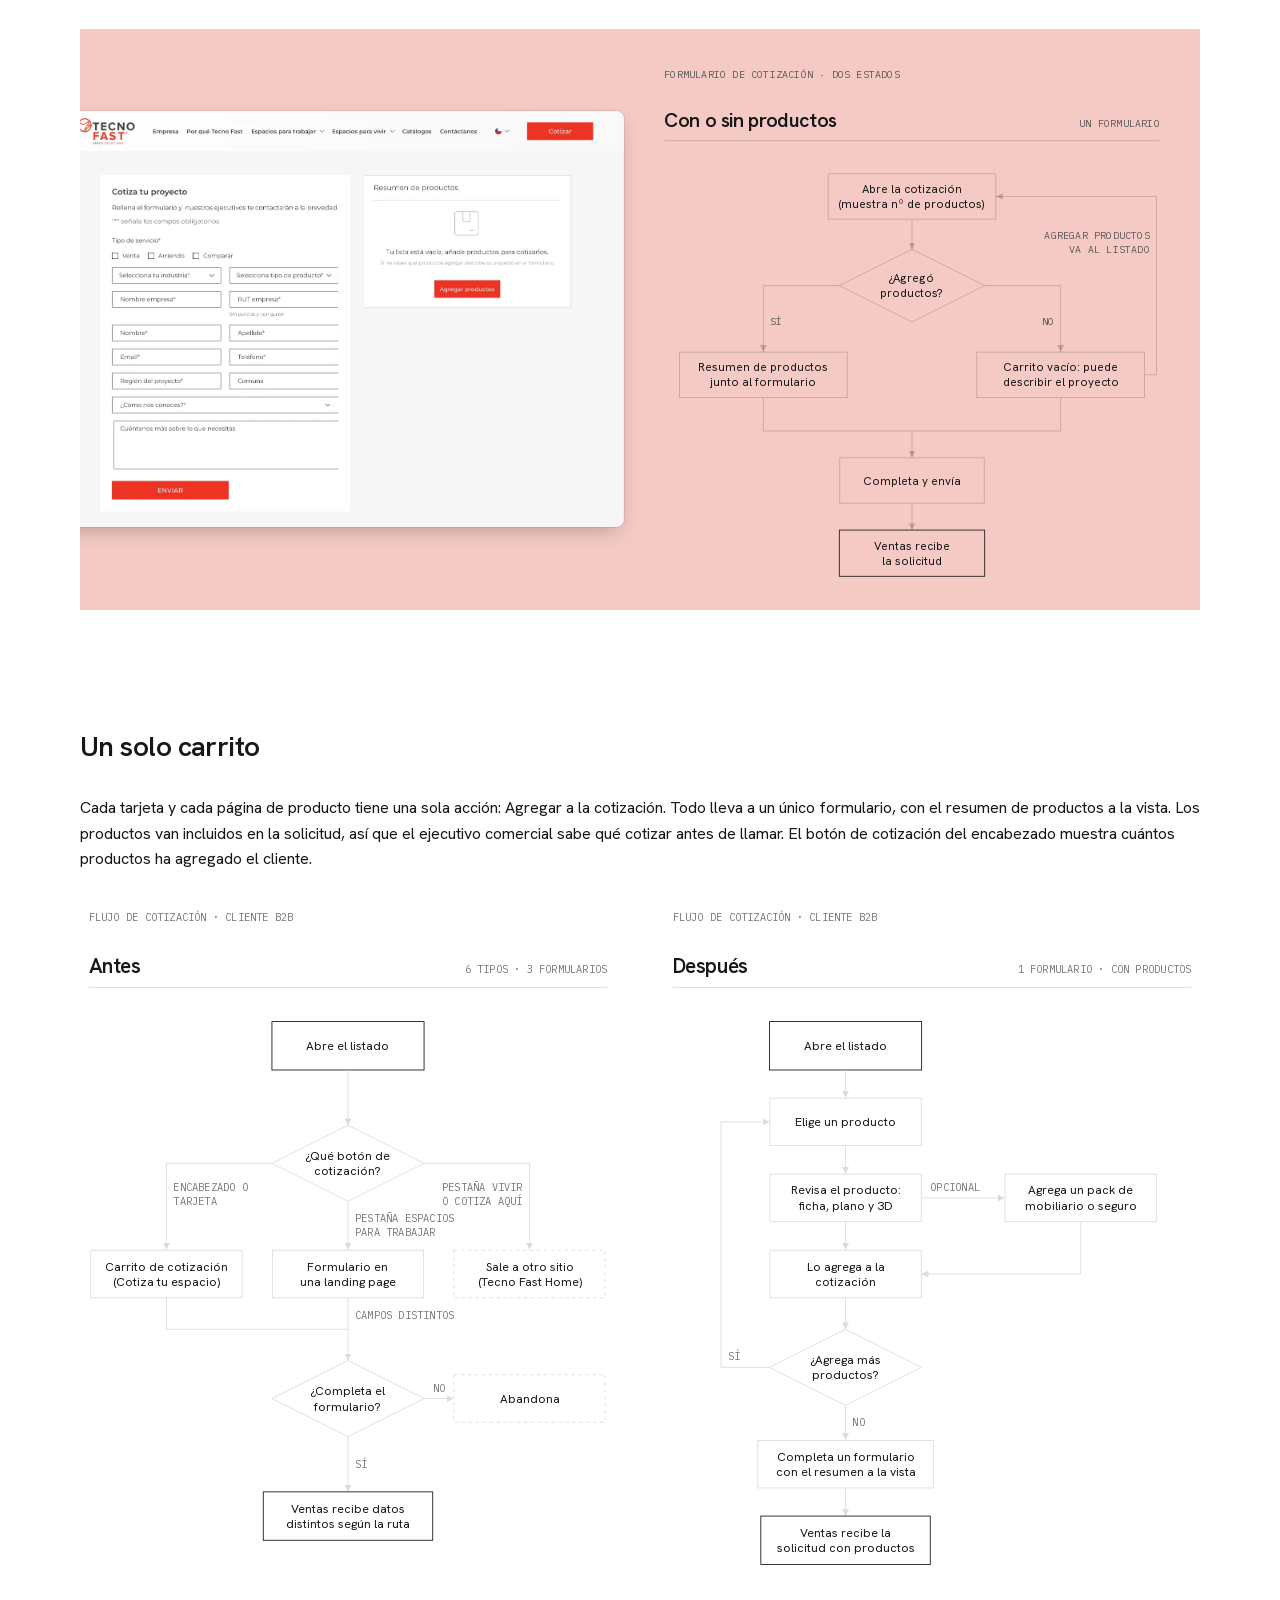
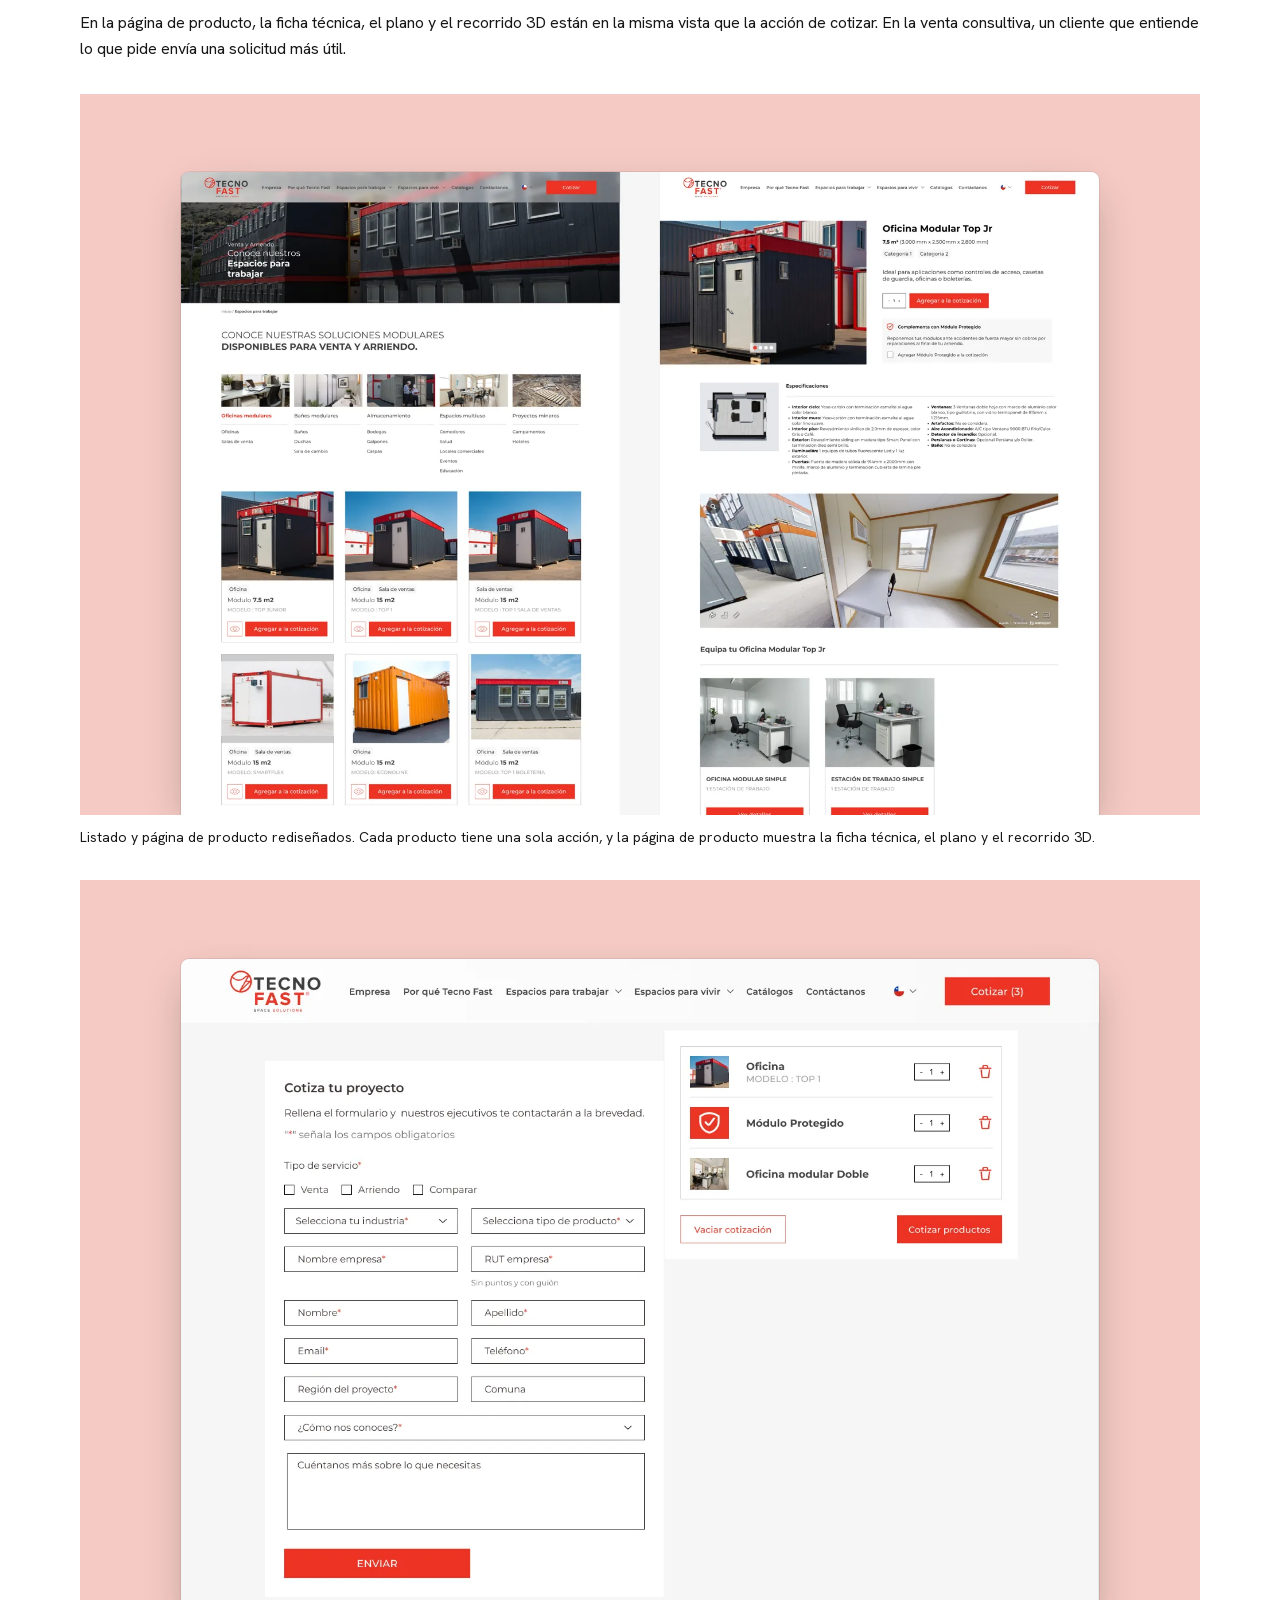
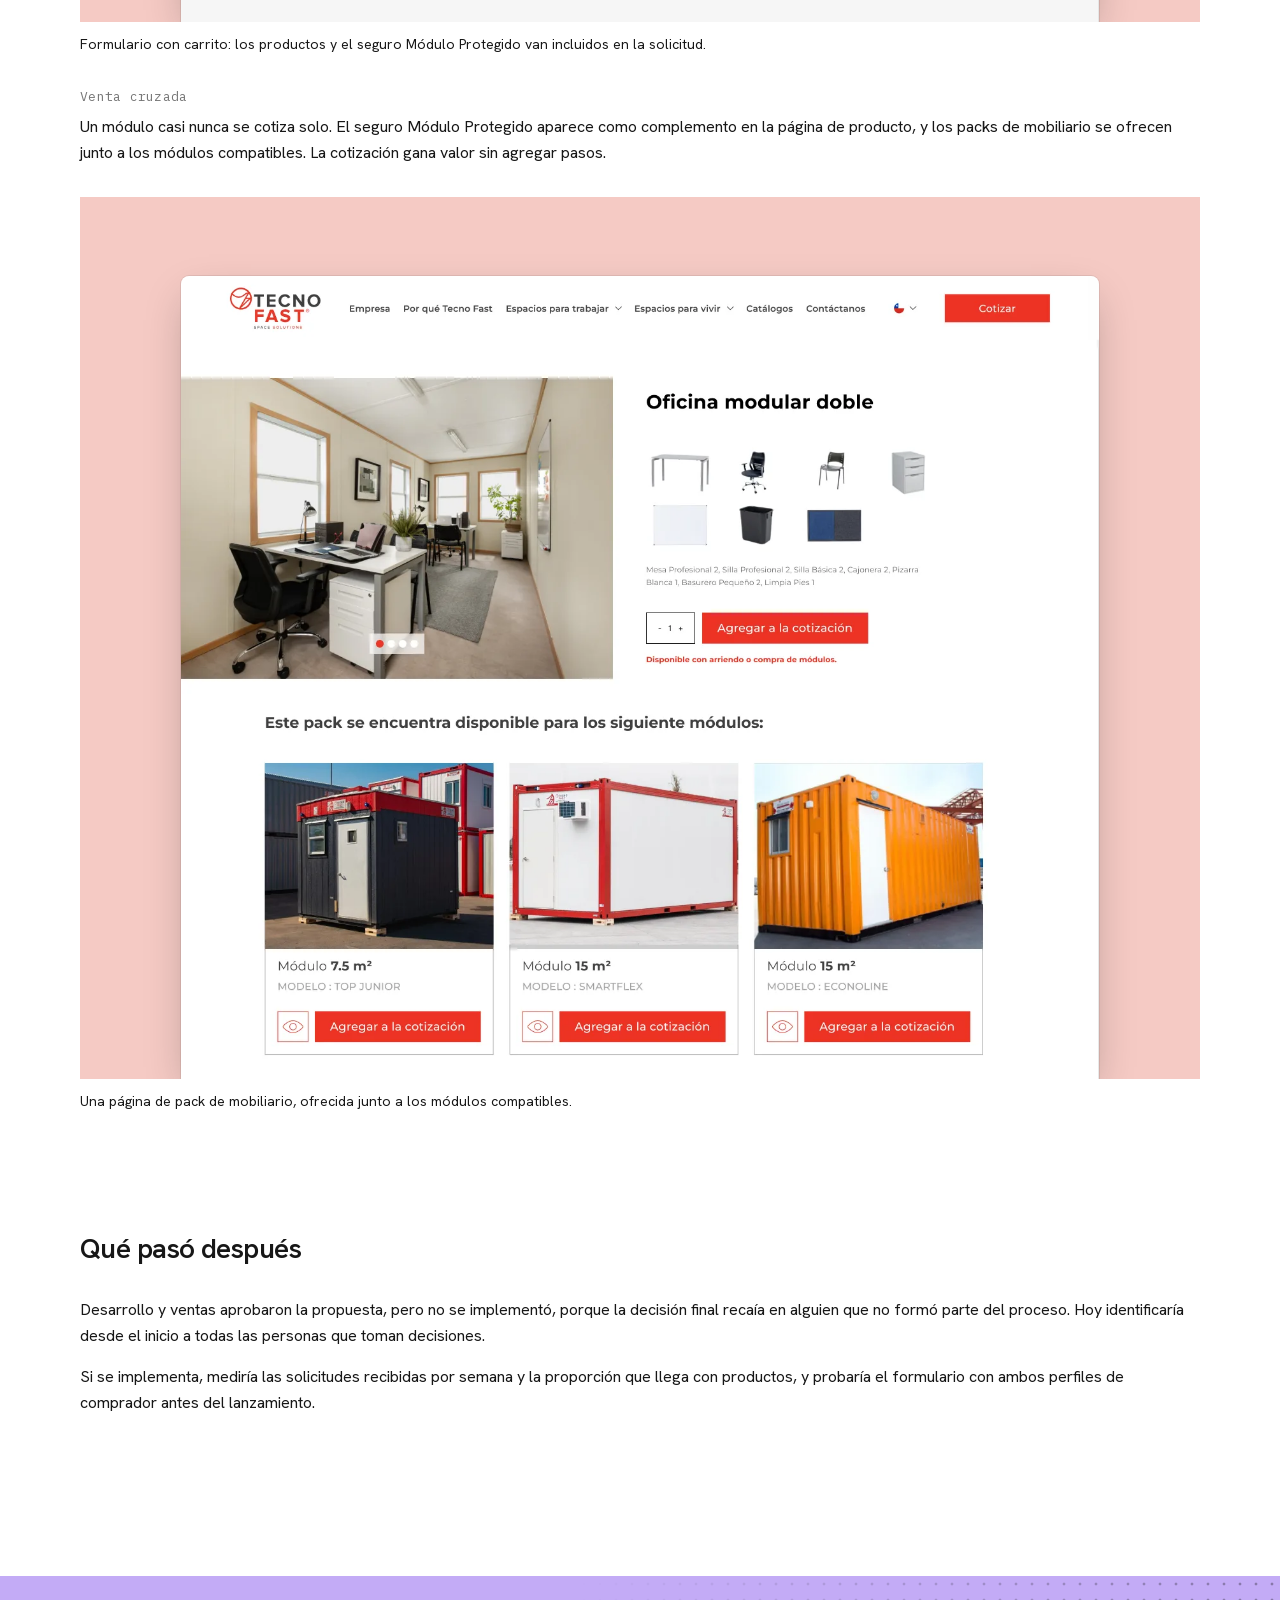
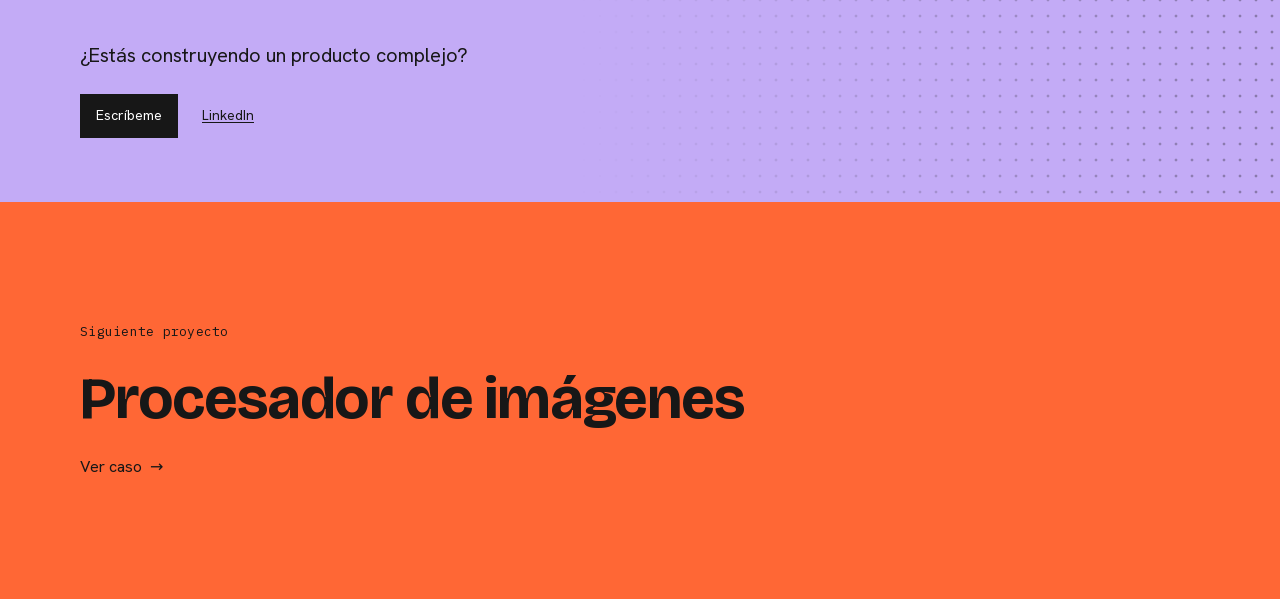
<file: work/tecno-fast-rental/index.html>
<!doctype html>
<html lang="es">
<head>
<meta charset="utf-8">
<meta name="viewport" content="width=device-width,initial-scale=1,viewport-fit=cover">
<title>Tecno Fast Rental | Caterina Bustamante</title>
<meta name="description" content="Rediseñé el flujo de cotización de Tecno Fast Rental, una empresa que alquila y vende espacios modulares a otras empresas.">
<link rel="canonical" href="https://caterina.work/work/tecno-fast-rental/">
<link rel="alternate" hreflang="es" href="https://caterina.work/work/tecno-fast-rental/">
<link rel="alternate" hreflang="en" href="https://caterina.work/en/work/tecno-fast-rental/">
<meta property="og:type" content="article">
<meta property="og:title" content="Tecno Fast Rental | Caterina Bustamante">
<meta property="og:description" content="Rediseñé el flujo de cotización de Tecno Fast Rental, una empresa que alquila y vende espacios modulares a otras empresas.">
<meta property="og:url" content="https://caterina.work/work/tecno-fast-rental/">
<meta property="og:image" content="https://caterina.work/assets/img/og/og-tecno-fast-rental-es.jpg">
<meta property="og:image:width" content="1200">
<meta property="og:image:height" content="630">
<meta property="og:image:alt" content="Tecno Fast Rental: caso de estudio de Caterina Bustamante.">
<meta name="twitter:card" content="summary_large_image">
<link rel="preload" href="../../assets/fonts/bricolage-grotesque.woff2" as="font" type="font/woff2" crossorigin>
<link rel="preload" href="../../assets/fonts/hanken-grotesk.woff2" as="font" type="font/woff2" crossorigin>
<link rel="stylesheet" href="../../css/styles.css">
</head>
<body>

<header class="wrap">
  <nav class="site-head" aria-label="Principal">
    <a class="name" href="../../">Caterina Bustamante</a>
    <a href="../../#work">Proyectos</a>
    <div class="site-head-end">
      <a href="#contact">Contacto</a>
      <a href="../../en/work/tecno-fast-rental/" hreflang="en" lang="en">English</a>
    </div>
  </nav>
</header>

<main class="wrap t-blush">
<div class="intro">
  <div class="intro-text">
    <span class="label">Caso de estudio · Diseño UX/UI</span>
    <h1 class="title">Tecno Fast Rental</h1>
  </div>
  <div class="intro-cols">
  <p class="lede">Rediseñé el flujo de cotización de Tecno Fast Rental, una empresa que alquila y vende espacios modulares a otras empresas. El formulario de cotización había dejado de recibir solicitudes. Encontré 17 botones de cotización en una sola pantalla que llevaban a lugares distintos, y los unifiqué en un único carrito de cotización.</p>
  <dl class="meta">
    <div><dt class="label">Año</dt><dd>2025</dd></div>
    <div><dt class="label">Rol</dt><dd>UX/UI Designer</dd></div>
    <div class="wide"><dt class="label">Enfoque</dt><dd>Auditoría UX, arquitectura de información, flujos de cotización B2B, gestión de stakeholders</dd></div>
  </dl>
  </div>
  <figure class="tile" style="--w:110%"><img src="../../assets/img/tecno-fast-rental/01-portada.webp" width="1317" height="600" alt="Página de producto rediseñada con una única acción, Agregar a la cotización, y el seguro Módulo Protegido como complemento."></figure>
</div>

<section>
  <h2>El problema</h2>
  <div class="prose"><p>Los clientes de Tecno Fast no compran con un clic. Piden una cotización y un ejecutivo comercial arma la propuesta. Esa solicitud es la puerta de entrada de todo el negocio. La clienta informó de que habían dejado de llegar solicitudes de cotización y me pidió revisar el formulario en busca de un error. El sitio no registraba dónde se perdían las solicitudes, así que lo recorrí como lo haría un cliente.</p></div>
  <div class="grid2">
    <figure>
      <div class="fig-head"><h3>Botones de cotización</h3><span class="label">6 tipos · 17 en pantalla</span></div>
      <div class="frame fit"><svg class="flow" viewBox="30 128 620 772" role="img" aria-label="Wireframe del listado de Espacios para trabajar antes del rediseño: seis tipos de botón de cotización, diecisiete en una pantalla, en el encabezado, en cada tarjeta y en tres pestañas laterales" xmlns="http://www.w3.org/2000/svg"><defs><marker id="ahW" viewBox="0 0 8 8" refX="8" refY="4" markerWidth="8" markerHeight="8" orient="auto"><path d="M0,0 L8,4 L0,8 z" fill="currentColor"/></marker></defs>
<rect x="40.5" y="150.5" width="599" height="739" fill="none" style="stroke:var(--gray)"/>
<line x1="40" y1="190" x2="640" y2="190" style="stroke:var(--gray)" stroke-width="1"/>
<rect x="56" y="162" width="52" height="18" fill="#FFFFFF" stroke="#FFFFFF"/>
<line x1="122" y1="171" x2="158" y2="171" style="stroke:var(--gray)" stroke-width="3"/>
<line x1="172" y1="171" x2="208" y2="171" style="stroke:var(--gray)" stroke-width="3"/>
<line x1="222" y1="171" x2="258" y2="171" style="stroke:var(--gray)" stroke-width="3"/>
<line x1="272" y1="171" x2="308" y2="171" style="stroke:var(--gray)" stroke-width="3"/>
<line x1="322" y1="171" x2="358" y2="171" style="stroke:var(--gray)" stroke-width="3"/>
<line x1="372" y1="171" x2="408" y2="171" style="stroke:var(--gray)" stroke-width="3"/>
<line x1="422" y1="171" x2="458" y2="171" style="stroke:var(--gray)" stroke-width="3"/>
<rect x="484" y="161" width="52" height="20" fill="currentColor" stroke="currentColor"/>
<text x="510.0" y="174.5" fill="#ffffff" text-anchor="middle" font-family="Geist, system-ui, sans-serif" font-size="9">Cotiza</text>
<circle cx="510" cy="150" r="9" fill="#ffffff" stroke="currentColor"/>
<text class="lb" x="510" y="154" text-anchor="middle" fill="currentColor">1</text>
<rect x="542" y="161" width="22" height="20" fill="currentColor" stroke="currentColor"/>
<rect x="548" y="166" width="10" height="10" fill="none" stroke="#ffffff"/>
<circle cx="553" cy="150" r="9" fill="#ffffff" stroke="currentColor"/>
<text class="lb" x="553" y="154" text-anchor="middle" fill="currentColor">2</text>
<rect x="40.5" y="190.5" width="599" height="99" fill="#FFFFFF" stroke="#FFFFFF"/>
<line x1="64" y1="220" x2="140" y2="220" style="stroke:var(--gray)" stroke-width="6"/>
<line x1="64" y1="236" x2="200" y2="236" style="stroke:var(--gray)" stroke-width="6"/>
<line x1="64" y1="254" x2="190" y2="254" style="stroke:var(--gray)" stroke-width="6"/>
<line x1="64" y1="272" x2="150" y2="272" style="stroke:var(--gray)" stroke-width="6"/>
<line x1="64" y1="308" x2="150" y2="308" style="stroke:var(--gray)" stroke-width="2"/>
<rect x="64.5" y="322.5" width="56" height="17" fill="none" style="stroke:var(--gray)"/>
<rect x="84.5" y="356.5" width="111" height="124" fill="none" style="stroke:var(--gray)"/>
<line x1="92" y1="370" x2="162" y2="370" style="stroke:var(--gray)" stroke-width="2"/>
<rect x="92" y="380" width="96" height="62" fill="#FFFFFF" stroke="#FFFFFF"/>
<line x1="92" y1="380" x2="188" y2="442" style="stroke:var(--hair)" stroke-width="1"/>
<line x1="188" y1="380" x2="92" y2="442" style="stroke:var(--hair)" stroke-width="1"/>
<line x1="92" y1="451" x2="134" y2="451" style="stroke:var(--gray)" stroke-width="2"/>
<rect x="92.5" y="459.5" width="34" height="13" fill="none" style="stroke:var(--gray)"/>
<rect x="132" y="458" width="56" height="15" fill="currentColor" stroke="currentColor"/>
<text x="160.0" y="469.0" fill="#ffffff" text-anchor="middle" font-family="Geist, system-ui, sans-serif" font-size="9">Agregar</text>
<rect x="206.5" y="356.5" width="111" height="124" fill="none" style="stroke:var(--gray)"/>
<line x1="214" y1="370" x2="284" y2="370" style="stroke:var(--gray)" stroke-width="2"/>
<rect x="214" y="380" width="96" height="62" fill="#FFFFFF" stroke="#FFFFFF"/>
<line x1="214" y1="380" x2="310" y2="442" style="stroke:var(--hair)" stroke-width="1"/>
<line x1="310" y1="380" x2="214" y2="442" style="stroke:var(--hair)" stroke-width="1"/>
<line x1="214" y1="451" x2="256" y2="451" style="stroke:var(--gray)" stroke-width="2"/>
<rect x="214.5" y="459.5" width="34" height="13" fill="none" style="stroke:var(--gray)"/>
<rect x="254" y="458" width="56" height="15" fill="currentColor" stroke="currentColor"/>
<text x="282.0" y="469.0" fill="#ffffff" text-anchor="middle" font-family="Geist, system-ui, sans-serif" font-size="9">Agregar</text>
<rect x="328.5" y="356.5" width="111" height="124" fill="none" style="stroke:var(--gray)"/>
<line x1="336" y1="370" x2="406" y2="370" style="stroke:var(--gray)" stroke-width="2"/>
<rect x="336" y="380" width="96" height="62" fill="#FFFFFF" stroke="#FFFFFF"/>
<line x1="336" y1="380" x2="432" y2="442" style="stroke:var(--hair)" stroke-width="1"/>
<line x1="432" y1="380" x2="336" y2="442" style="stroke:var(--hair)" stroke-width="1"/>
<line x1="336" y1="451" x2="378" y2="451" style="stroke:var(--gray)" stroke-width="2"/>
<rect x="336.5" y="459.5" width="34" height="13" fill="none" style="stroke:var(--gray)"/>
<rect x="376" y="458" width="56" height="15" fill="currentColor" stroke="currentColor"/>
<text x="404.0" y="469.0" fill="#ffffff" text-anchor="middle" font-family="Geist, system-ui, sans-serif" font-size="9">Agregar</text>
<rect x="450.5" y="356.5" width="111" height="124" fill="none" style="stroke:var(--gray)"/>
<line x1="458" y1="370" x2="528" y2="370" style="stroke:var(--gray)" stroke-width="2"/>
<rect x="458" y="380" width="96" height="62" fill="#FFFFFF" stroke="#FFFFFF"/>
<line x1="458" y1="380" x2="554" y2="442" style="stroke:var(--hair)" stroke-width="1"/>
<line x1="554" y1="380" x2="458" y2="442" style="stroke:var(--hair)" stroke-width="1"/>
<line x1="458" y1="451" x2="500" y2="451" style="stroke:var(--gray)" stroke-width="2"/>
<rect x="458.5" y="459.5" width="34" height="13" fill="none" style="stroke:var(--gray)"/>
<rect x="498" y="458" width="56" height="15" fill="currentColor" stroke="currentColor"/>
<text x="526.0" y="469.0" fill="#ffffff" text-anchor="middle" font-family="Geist, system-ui, sans-serif" font-size="9">Agregar</text>
<rect x="84.5" y="496.5" width="111" height="124" fill="none" style="stroke:var(--gray)"/>
<line x1="92" y1="510" x2="162" y2="510" style="stroke:var(--gray)" stroke-width="2"/>
<rect x="92" y="520" width="96" height="62" fill="#FFFFFF" stroke="#FFFFFF"/>
<line x1="92" y1="520" x2="188" y2="582" style="stroke:var(--hair)" stroke-width="1"/>
<line x1="188" y1="520" x2="92" y2="582" style="stroke:var(--hair)" stroke-width="1"/>
<line x1="92" y1="591" x2="134" y2="591" style="stroke:var(--gray)" stroke-width="2"/>
<rect x="92.5" y="599.5" width="34" height="13" fill="none" style="stroke:var(--gray)"/>
<rect x="132" y="598" width="56" height="15" fill="currentColor" stroke="currentColor"/>
<text x="160.0" y="609.0" fill="#ffffff" text-anchor="middle" font-family="Geist, system-ui, sans-serif" font-size="9">Agregar</text>
<rect x="206.5" y="496.5" width="111" height="124" fill="none" style="stroke:var(--gray)"/>
<line x1="214" y1="510" x2="284" y2="510" style="stroke:var(--gray)" stroke-width="2"/>
<rect x="214" y="520" width="96" height="62" fill="#FFFFFF" stroke="#FFFFFF"/>
<line x1="214" y1="520" x2="310" y2="582" style="stroke:var(--hair)" stroke-width="1"/>
<line x1="310" y1="520" x2="214" y2="582" style="stroke:var(--hair)" stroke-width="1"/>
<line x1="214" y1="591" x2="256" y2="591" style="stroke:var(--gray)" stroke-width="2"/>
<rect x="214.5" y="599.5" width="34" height="13" fill="none" style="stroke:var(--gray)"/>
<rect x="254" y="598" width="56" height="15" fill="currentColor" stroke="currentColor"/>
<text x="282.0" y="609.0" fill="#ffffff" text-anchor="middle" font-family="Geist, system-ui, sans-serif" font-size="9">Agregar</text>
<rect x="328.5" y="496.5" width="111" height="124" fill="none" style="stroke:var(--gray)"/>
<line x1="336" y1="510" x2="406" y2="510" style="stroke:var(--gray)" stroke-width="2"/>
<rect x="336" y="520" width="96" height="62" fill="#FFFFFF" stroke="#FFFFFF"/>
<line x1="336" y1="520" x2="432" y2="582" style="stroke:var(--hair)" stroke-width="1"/>
<line x1="432" y1="520" x2="336" y2="582" style="stroke:var(--hair)" stroke-width="1"/>
<line x1="336" y1="591" x2="378" y2="591" style="stroke:var(--gray)" stroke-width="2"/>
<rect x="336.5" y="599.5" width="34" height="13" fill="none" style="stroke:var(--gray)"/>
<rect x="376" y="598" width="56" height="15" fill="currentColor" stroke="currentColor"/>
<text x="404.0" y="609.0" fill="#ffffff" text-anchor="middle" font-family="Geist, system-ui, sans-serif" font-size="9">Agregar</text>
<rect x="450.5" y="496.5" width="111" height="124" fill="none" style="stroke:var(--gray)"/>
<line x1="458" y1="510" x2="528" y2="510" style="stroke:var(--gray)" stroke-width="2"/>
<rect x="458" y="520" width="96" height="62" fill="#FFFFFF" stroke="#FFFFFF"/>
<line x1="458" y1="520" x2="554" y2="582" style="stroke:var(--hair)" stroke-width="1"/>
<line x1="554" y1="520" x2="458" y2="582" style="stroke:var(--hair)" stroke-width="1"/>
<line x1="458" y1="591" x2="500" y2="591" style="stroke:var(--gray)" stroke-width="2"/>
<rect x="458.5" y="599.5" width="34" height="13" fill="none" style="stroke:var(--gray)"/>
<rect x="498" y="598" width="56" height="15" fill="currentColor" stroke="currentColor"/>
<text x="526.0" y="609.0" fill="#ffffff" text-anchor="middle" font-family="Geist, system-ui, sans-serif" font-size="9">Agregar</text>
<rect x="84.5" y="636.5" width="111" height="124" fill="none" style="stroke:var(--gray)"/>
<line x1="92" y1="650" x2="162" y2="650" style="stroke:var(--gray)" stroke-width="2"/>
<rect x="92" y="660" width="96" height="62" fill="#FFFFFF" stroke="#FFFFFF"/>
<line x1="92" y1="660" x2="188" y2="722" style="stroke:var(--hair)" stroke-width="1"/>
<line x1="188" y1="660" x2="92" y2="722" style="stroke:var(--hair)" stroke-width="1"/>
<line x1="92" y1="731" x2="134" y2="731" style="stroke:var(--gray)" stroke-width="2"/>
<rect x="92.5" y="739.5" width="34" height="13" fill="none" style="stroke:var(--gray)"/>
<rect x="132" y="738" width="56" height="15" fill="currentColor" stroke="currentColor"/>
<text x="160.0" y="749.0" fill="#ffffff" text-anchor="middle" font-family="Geist, system-ui, sans-serif" font-size="9">Agregar</text>
<rect x="206.5" y="636.5" width="111" height="124" fill="none" style="stroke:var(--gray)"/>
<line x1="214" y1="650" x2="284" y2="650" style="stroke:var(--gray)" stroke-width="2"/>
<rect x="214" y="660" width="96" height="62" fill="#FFFFFF" stroke="#FFFFFF"/>
<line x1="214" y1="660" x2="310" y2="722" style="stroke:var(--hair)" stroke-width="1"/>
<line x1="310" y1="660" x2="214" y2="722" style="stroke:var(--hair)" stroke-width="1"/>
<line x1="214" y1="731" x2="256" y2="731" style="stroke:var(--gray)" stroke-width="2"/>
<rect x="214.5" y="739.5" width="34" height="13" fill="none" style="stroke:var(--gray)"/>
<rect x="254" y="738" width="56" height="15" fill="currentColor" stroke="currentColor"/>
<text x="282.0" y="749.0" fill="#ffffff" text-anchor="middle" font-family="Geist, system-ui, sans-serif" font-size="9">Agregar</text>
<rect x="328.5" y="636.5" width="111" height="124" fill="none" style="stroke:var(--gray)"/>
<line x1="336" y1="650" x2="406" y2="650" style="stroke:var(--gray)" stroke-width="2"/>
<rect x="336" y="660" width="96" height="62" fill="#FFFFFF" stroke="#FFFFFF"/>
<line x1="336" y1="660" x2="432" y2="722" style="stroke:var(--hair)" stroke-width="1"/>
<line x1="432" y1="660" x2="336" y2="722" style="stroke:var(--hair)" stroke-width="1"/>
<line x1="336" y1="731" x2="378" y2="731" style="stroke:var(--gray)" stroke-width="2"/>
<rect x="336.5" y="739.5" width="34" height="13" fill="none" style="stroke:var(--gray)"/>
<rect x="376" y="738" width="56" height="15" fill="currentColor" stroke="currentColor"/>
<text x="404.0" y="749.0" fill="#ffffff" text-anchor="middle" font-family="Geist, system-ui, sans-serif" font-size="9">Agregar</text>
<rect x="450.5" y="636.5" width="111" height="124" fill="none" style="stroke:var(--gray)"/>
<line x1="458" y1="650" x2="528" y2="650" style="stroke:var(--gray)" stroke-width="2"/>
<rect x="458" y="660" width="96" height="62" fill="#FFFFFF" stroke="#FFFFFF"/>
<line x1="458" y1="660" x2="554" y2="722" style="stroke:var(--hair)" stroke-width="1"/>
<line x1="554" y1="660" x2="458" y2="722" style="stroke:var(--hair)" stroke-width="1"/>
<line x1="458" y1="731" x2="500" y2="731" style="stroke:var(--gray)" stroke-width="2"/>
<rect x="458.5" y="739.5" width="34" height="13" fill="none" style="stroke:var(--gray)"/>
<rect x="498" y="738" width="56" height="15" fill="currentColor" stroke="currentColor"/>
<text x="526.0" y="749.0" fill="#ffffff" text-anchor="middle" font-family="Geist, system-ui, sans-serif" font-size="9">Agregar</text>
<circle cx="192" cy="450" r="9" fill="#ffffff" stroke="currentColor"/>
<text class="lb" x="192" y="454" text-anchor="middle" fill="currentColor">3</text>
<text class="lb" x="206" y="454" text-anchor="start" fill="currentColor" stroke="#ffffff" stroke-width="6" paint-order="stroke">×12</text>
<line x1="300" y1="790" x2="306" y2="790" style="stroke:var(--gray)" stroke-width="2"/>
<line x1="314" y1="790" x2="320" y2="790" style="stroke:var(--gray)" stroke-width="2"/>
<line x1="328" y1="790" x2="334" y2="790" style="stroke:var(--gray)" stroke-width="2"/>
<rect x="588" y="470" width="14" height="84" fill="currentColor" stroke="currentColor"/>
<circle cx="595" cy="568" r="9" fill="#ffffff" stroke="currentColor"/>
<text class="lb" x="595" y="572" text-anchor="middle" fill="currentColor">4</text>
<rect x="605" y="470" width="14" height="84" fill="currentColor" stroke="currentColor"/>
<circle cx="612" cy="590" r="9" fill="#ffffff" stroke="currentColor"/>
<text class="lb" x="612" y="594" text-anchor="middle" fill="currentColor">5</text>
<rect x="622" y="470" width="14" height="84" fill="currentColor" stroke="currentColor"/>
<circle cx="629" cy="612" r="9" fill="#ffffff" stroke="currentColor"/>
<text class="lb" x="629" y="616" text-anchor="middle" fill="currentColor">6</text>
<rect x="40.5" y="816.5" width="599" height="73" fill="#FFFFFF" stroke="#FFFFFF"/>
<line x1="64" y1="836" x2="120" y2="836" style="stroke:var(--gray)" stroke-width="2"/>
<line x1="64" y1="848" x2="120" y2="848" style="stroke:var(--gray)" stroke-width="2"/>
<line x1="64" y1="860" x2="120" y2="860" style="stroke:var(--gray)" stroke-width="2"/>
<line x1="184" y1="836" x2="240" y2="836" style="stroke:var(--gray)" stroke-width="2"/>
<line x1="184" y1="848" x2="240" y2="848" style="stroke:var(--gray)" stroke-width="2"/>
<line x1="184" y1="860" x2="240" y2="860" style="stroke:var(--gray)" stroke-width="2"/>
<line x1="304" y1="836" x2="360" y2="836" style="stroke:var(--gray)" stroke-width="2"/>
<line x1="304" y1="848" x2="360" y2="848" style="stroke:var(--gray)" stroke-width="2"/>
<line x1="304" y1="860" x2="360" y2="860" style="stroke:var(--gray)" stroke-width="2"/>
<line x1="424" y1="836" x2="480" y2="836" style="stroke:var(--gray)" stroke-width="2"/>
<line x1="424" y1="848" x2="480" y2="848" style="stroke:var(--gray)" stroke-width="2"/>
<line x1="424" y1="860" x2="480" y2="860" style="stroke:var(--gray)" stroke-width="2"/>
</svg></div>
      <figcaption>Wireframe de los 17 botones de cotización, numerados por tipo.</figcaption>
    </figure>
    <figure>
      <div class="fig-head"><h3>Sitio original</h3><span class="label">Listado de espacios de trabajo</span></div>
      <div class="frame fit"><img src="../../assets/img/tecno-fast-rental/07-pagina-real.webp" width="1400" height="2340" alt="Listado original de Espacios para trabajar: un botón Cotiza y un icono en el encabezado, un botón Agregar en las 12 tarjetas y tres pestañas laterales fijas." loading="lazy"></div>
      <figcaption>El listado real de Espacios para trabajar antes del rediseño.</figcaption>
    </figure>
  </div>
  <div class="prose"><p>El listado tenía 17 botones de cotización en una sola pantalla, de seis tipos distintos, todos para la misma acción. Seguí cada uno y descubrí que llevaban a tres formularios diferentes:</p></div>
  <div class="dests">
    <ol class="dest-grid" aria-label="A dónde llevan los botones de cotización">
      <li class="dest">
        <div class="dest-head"><span class="label">Formulario 1</span></div>
        <h3 class="dest-name">Carrito de cotización</h3>
        <div class="dest-count"><b class="title title--s">14</b><span>botones llevan aquí</span></div>
        <p class="dest-src">Botón del encabezado, icono del encabezado y botón Agregar en 12 tarjetas de producto</p>
        <div class="dest-shot"><img src="../../assets/img/tecno-fast-rental/08-form-carrito.webp" width="1400" height="1560" alt="Página original Cotiza tu espacio: resumen de productos a la izquierda y formulario de cotización a la derecha." loading="lazy"></div>
      </li>
      <li class="dest">
        <div class="dest-head"><span class="label">Formulario 2</span></div>
        <h3 class="dest-name">Formulario de landing page</h3>
        <div class="dest-count"><b class="title title--s">1</b><span>botón lleva aquí</span></div>
        <p class="dest-src">La pestaña lateral Espacios para trabajar</p>
        <div class="dest-shot"><img src="../../assets/img/tecno-fast-rental/09-form-landing.webp" width="1400" height="1625" alt="Landing page original con el formulario Cotiza con nosotros sobre una foto de módulos." loading="lazy"></div>
      </li>
      <li class="dest out">
        <div class="dest-head"><span class="label">Formulario 3</span><span class="label dest-tag">Otro sitio ↗</span></div>
        <h3 class="dest-name">Tecno Fast Home</h3>
        <div class="dest-count"><b class="title title--s">2</b><span>botones llevan aquí</span></div>
        <p class="dest-src">Las pestañas laterales Espacios para vivir y Cotiza aquí</p>
        <div class="dest-shot"><img src="../../assets/img/tecno-fast-rental/10-form-home.webp" width="1400" height="1640" alt="Sitio de Tecno Fast Home con el formulario Cotiza tu proyecto para viviendas modulares." loading="lazy"></div>
      </li>
    </ol>
  </div>
  <div class="prose"><p>Cada formulario hacía la misma pregunta con campos distintos. El tercero sacaba a los clientes de alquiler del sitio, hacia un producto que no era el suyo.</p></div>
</section>

<section>
  <h2>Proceso</h2>
  <ol class="steps">
    <li class="turn"><span class="label">El formulario deja de recibir solicitudes</span></li>
    <li><span class="step-n">1</span><span>Recorrer el sitio como un cliente</span></li>
    <li><span class="step-n">2</span><span>Mapas de calor predictivos con Microsoft Clarity</span></li>
    <li><span class="step-n">3</span><span>Cuestionario para el equipo comercial</span></li>
    <li><span class="step-n">4</span><span>Carrito y formulario únicos</span></li>
    <li><span class="step-n">5</span><span>Venta cruzada dentro del flujo</span></li>
    <li><span class="step-n">6</span><span>Validación con desarrollo y ventas</span></li>
  </ol>
</section>

<section>
  <h2>Diagnóstico</h2>
  <div class="prose"><p>Usé dos fuentes para responder dos preguntas distintas.</p></div>
  <div class="pairs">
    <div><span class="label">Recorrido</span><h3>Qué ocurre</h3><p>17 botones de cotización en una pantalla, que llevaban a al menos tres formularios distintos.</p></div>
    <div><span class="label">Clarity</span><h3>Adónde va la atención</h3><p>Los mapas de calor predictivos de Microsoft Clarity usan IA para estimar adónde iría la atención a partir de una imagen o una URL. No usan datos reales de visitantes, así que no miden el comportamiento real. Los usé porque el sitio no registraba el recorrido de cotización. Mostraron cuántos puntos focales competían entre sí y que el problema era mayor de lo que parecía.</p></div>
  </div>
  <div class="prose"><p>El problema era estructural. Arreglar cada formulario por separado habría sido más rápido, pero habría dejado la causa intacta, así que propuse unificar el flujo. Para respaldar la propuesta, armé una presentación que mostraba los 17 botones de cotización y los tres formularios en una sola vista. Al verlos juntos, la clienta reconoció de inmediato un problema que antes no había notado.</p></div>
</section>

<section>
  <h2>Dos tipos de cliente</h2>
  <div class="prose"><p>Un cuestionario para el equipo comercial mostró que las solicitudes no venían de un único tipo de cliente.</p></div>
  <div class="scroll">
    <table class="cmp">
      <thead><tr><th scope="col"></th><th scope="col">Sabe lo que necesita</th><th scope="col">Necesita orientación</th></tr></thead>
      <tbody>
        <tr><th scope="row">Ejemplo</th><td>Empresas de construcción e industriales</td><td>Empresas con un proyecto pero sin producto definido</td></tr>
        <tr><th scope="row">Llega con</th><td>Productos concretos</td><td>Una breve descripción del proyecto, o nada</td></tr>
        <tr><th scope="row">Volumen</th><td>Una minoría de las solicitudes</td><td>La mayoría</td></tr>
        <tr><th scope="row">Necesidades</th><td>Catálogo y carrito</td><td>Un ejecutivo comercial que los guíe</td></tr>
      </tbody>
    </table>
  </div>
  <div class="prose"><p><span class="label k">Decisión</span>Un solo formulario atiende a ambos. Si el cliente agregó productos, el resumen aparece junto al formulario. Si no, el carrito vacío le indica que puede describir su proyecto en el formulario, y un botón lo lleva al listado si prefiere elegir productos. Los clientes que necesitan orientación pueden enviar una solicitud sin pasar por el catálogo.</p></div>
  <div class="group">
  <div class="split">
  <div class="flow-solo"><svg class="flow" viewBox="30 20 620 626" role="img" aria-label="Formulario de cotización con dos estados: con productos muestra el resumen junto al formulario; sin productos invita al cliente a describir el proyecto o a ir al listado. Ambos terminan en una solicitud para ventas." xmlns="http://www.w3.org/2000/svg"><defs><marker id="ahN" viewBox="0 0 8 8" refX="8" refY="4" markerWidth="8" markerHeight="8" orient="auto"><path d="M0,0 L8,4 L0,8 z" fill="currentColor"/></marker></defs>
<text class="lb" x="40" y="40" fill="currentColor" text-anchor="start">FORMULARIO DE COTIZACIÓN · DOS ESTADOS</text>
<text class="tt" x="40" y="100" fill="currentColor" text-anchor="start">Con o sin productos</text>
<text class="lb" x="640" y="100" fill="currentColor" text-anchor="end">UN FORMULARIO</text>
<line x1="40" y1="116.5" x2="640" y2="116.5" stroke="currentColor"/>
<rect x="238.5" y="156.5" width="203" height="55" fill="#ffffff" stroke="currentColor"/>
<text class="nd" x="340" y="180" fill="currentColor" text-anchor="middle">Abre la cotización</text>
<text class="nd" x="340" y="198" fill="currentColor" text-anchor="middle">(muestra nº de productos)</text>
<path d="M340,212 L340,248" fill="none" stroke="currentColor" stroke-width="1" marker-end="url(#ahN)"/>
<polygon points="340,248 428,292 340,336 252,292" fill="#ffffff" stroke="currentColor"/>
<text class="nd" x="340" y="288" fill="currentColor" text-anchor="middle">¿Agregó</text>
<text class="nd" x="340" y="306" fill="currentColor" text-anchor="middle">productos?</text>
<path d="M252,292 L160,292 L160,372" fill="none" stroke="currentColor" stroke-width="1" marker-end="url(#ahN)"/>
<path d="M428,292 L520,292 L520,372" fill="none" stroke="currentColor" stroke-width="1" marker-end="url(#ahN)"/>
<text class="lb" x="168" y="340" fill="currentColor" text-anchor="start" stroke="#ffffff" stroke-width="6" paint-order="stroke">SÍ</text>
<text class="lb" x="512" y="340" fill="currentColor" text-anchor="end" stroke="#ffffff" stroke-width="6" paint-order="stroke">NO</text>
<rect x="58.5" y="372.5" width="203" height="55" fill="#ffffff" stroke="currentColor"/>
<text class="nd" x="160" y="396" fill="currentColor" text-anchor="middle">Resumen de productos</text>
<text class="nd" x="160" y="414" fill="currentColor" text-anchor="middle">junto al formulario</text>
<rect x="418.5" y="372.5" width="203" height="55" fill="#ffffff" stroke="currentColor"/>
<text class="nd" x="520" y="396" fill="currentColor" text-anchor="middle">Carrito vacío: puede</text>
<text class="nd" x="520" y="414" fill="currentColor" text-anchor="middle">describir el proyecto</text>
<path d="M622,400 L636,400 L636,184 L442,184" fill="none" stroke="currentColor" stroke-width="1" marker-end="url(#ahN)"/>
<text class="lb" x="628" y="236" fill="currentColor" text-anchor="end" stroke="#ffffff" stroke-width="6" paint-order="stroke">AGREGAR PRODUCTOS</text>
<text class="lb" x="628" y="252" fill="currentColor" text-anchor="end" stroke="#ffffff" stroke-width="6" paint-order="stroke">VA AL LISTADO</text>
<path d="M160,428 L160,468 L340,468" fill="none" stroke="currentColor" stroke-width="1"/>
<path d="M520,428 L520,468 L340,468" fill="none" stroke="currentColor" stroke-width="1"/>
<path d="M340,468 L340,500" fill="none" stroke="currentColor" stroke-width="1" marker-end="url(#ahN)"/>
<rect x="252.5" y="500.5" width="175" height="55" fill="#ffffff" stroke="currentColor"/>
<text class="nd" x="340" y="533" fill="currentColor" text-anchor="middle">Completa y envía</text>
<path d="M340,556 L340,588" fill="none" stroke="currentColor" stroke-width="1" marker-end="url(#ahN)"/>
<rect x="252.0" y="588" width="176" height="56" fill="currentColor"/>
<text class="nd" x="340" y="612" fill="#ffffff" text-anchor="middle">Ventas recibe</text>
<text class="nd" x="340" y="630" fill="#ffffff" text-anchor="middle">la solicitud</text></svg></div>
  <figure class="shot"><div class="panel"><img src="../../assets/img/tecno-fast-rental/03-carro-vacio.webp" width="1441" height="1040" alt="Carrito vacío con un aviso que invita al cliente a describir su proyecto y un botón Agregar productos que lleva al listado." loading="lazy"></div></figure>
  </div>
  </div>
</section>

<section>
  <h2>Un solo carrito</h2>
  <div class="prose"><p>Cada tarjeta y cada página de producto tiene una sola acción: Agregar a la cotización. Todo lleva a un único formulario, con el resumen de productos a la vista. Los productos van incluidos en la solicitud, así que el ejecutivo comercial sabe qué cotizar antes de llamar. El botón de cotización del encabezado muestra cuántos productos ha agregado el cliente.</p></div>
  <div class="flows">
    <svg class="flow" viewBox="30 20 620 750" role="img" aria-label="Flujo de cotización antes: los seis tipos de botón llevan a tres formularios, uno de ellos en otro sitio, con campos distintos y posible abandono." xmlns="http://www.w3.org/2000/svg"><defs><marker id="ahA" viewBox="0 0 8 8" refX="8" refY="4" markerWidth="8" markerHeight="8" orient="auto"><path d="M0,0 L8,4 L0,8 z" fill="currentColor"/></marker></defs>
<text class="lb" x="40" y="40" fill="currentColor" text-anchor="start">FLUJO DE COTIZACIÓN · CLIENTE B2B</text>
<text class="tt" x="40" y="100" fill="currentColor" text-anchor="start">Antes</text>
<text class="lb" x="640" y="100" fill="currentColor" text-anchor="end">6 TIPOS · 3 FORMULARIOS</text>
<line x1="40" y1="116.5" x2="640" y2="116.5" stroke="currentColor"/>
<rect x="252.0" y="156" width="176" height="56" fill="currentColor"/>
<text class="nd" x="340" y="189" fill="#ffffff" text-anchor="middle">Abre el listado</text>
<path d="M340,212 L340,276" fill="none" stroke="currentColor" stroke-width="1" marker-end="url(#ahA)"/>
<polygon points="340,276 428,320 340,364 252,320" fill="#ffffff" stroke="currentColor"/>
<text class="nd" x="340" y="316" fill="currentColor" text-anchor="middle">¿Qué botón de</text>
<text class="nd" x="340" y="334" fill="currentColor" text-anchor="middle">cotización?</text>
<path d="M252,320 L130,320 L130,420" fill="none" stroke="currentColor" stroke-width="1" marker-end="url(#ahA)"/>
<path d="M340,364 L340,420" fill="none" stroke="currentColor" stroke-width="1" marker-end="url(#ahA)"/>
<path d="M428,320 L550,320 L550,420" fill="none" stroke="currentColor" stroke-width="1" marker-end="url(#ahA)"/>
<text class="lb" x="138" y="352" fill="currentColor" text-anchor="start" stroke="#ffffff" stroke-width="6" paint-order="stroke">ENCABEZADO O</text>
<text class="lb" x="138" y="368" fill="currentColor" text-anchor="start" stroke="#ffffff" stroke-width="6" paint-order="stroke">TARJETA</text>
<text class="lb" x="348" y="388" fill="currentColor" text-anchor="start" stroke="#ffffff" stroke-width="6" paint-order="stroke">PESTAÑA ESPACIOS</text>
<text class="lb" x="348" y="404" fill="currentColor" text-anchor="start" stroke="#ffffff" stroke-width="6" paint-order="stroke">PARA TRABAJAR</text>
<text class="lb" x="542" y="352" fill="currentColor" text-anchor="end" stroke="#ffffff" stroke-width="6" paint-order="stroke">PESTAÑA VIVIR</text>
<text class="lb" x="542" y="368" fill="currentColor" text-anchor="end" stroke="#ffffff" stroke-width="6" paint-order="stroke">O COTIZA AQUÍ</text>
<rect x="42.5" y="420.5" width="175" height="55" fill="#ffffff" stroke="currentColor"/>
<text class="nd" x="130" y="444" fill="currentColor" text-anchor="middle">Carrito de cotización</text>
<text class="nd" x="130" y="462" fill="currentColor" text-anchor="middle">(Cotiza tu espacio)</text>
<rect x="252.5" y="420.5" width="175" height="55" fill="#ffffff" stroke="currentColor"/>
<text class="nd" x="340" y="444" fill="currentColor" text-anchor="middle">Formulario en</text>
<text class="nd" x="340" y="462" fill="currentColor" text-anchor="middle">una landing page</text>
<rect x="462.5" y="420.5" width="175" height="55" fill="#ffffff" stroke="currentColor" stroke-dasharray="4 4"/>
<text class="nd" x="550" y="444" fill="currentColor" text-anchor="middle">Sale a otro sitio</text>
<text class="nd" x="550" y="462" fill="currentColor" text-anchor="middle">(Tecno Fast Home)</text>
<path d="M130,476 L130,512 L340,512" fill="none" stroke="currentColor" stroke-width="1"/>
<path d="M340,476 L340,548" fill="none" stroke="currentColor" stroke-width="1" marker-end="url(#ahA)"/>
<text class="lb" x="348" y="500" fill="currentColor" text-anchor="start" stroke="#ffffff" stroke-width="6" paint-order="stroke">CAMPOS DISTINTOS</text>
<polygon points="340,548 428,592 340,636 252,592" fill="#ffffff" stroke="currentColor"/>
<text class="nd" x="340" y="588" fill="currentColor" text-anchor="middle">¿Completa el</text>
<text class="nd" x="340" y="606" fill="currentColor" text-anchor="middle">formulario?</text>
<path d="M428,592 L462,592" fill="none" stroke="currentColor" stroke-width="1" marker-end="url(#ahA)"/>
<text class="lb" x="438" y="584" fill="currentColor" text-anchor="start" stroke="#ffffff" stroke-width="6" paint-order="stroke">NO</text>
<rect x="462.5" y="564.5" width="175" height="55" fill="#ffffff" stroke="currentColor" stroke-dasharray="4 4"/>
<text class="nd" x="550" y="597" fill="currentColor" text-anchor="middle">Abandona</text>
<path d="M340,636 L340,700" fill="none" stroke="currentColor" stroke-width="1" marker-end="url(#ahA)"/>
<text class="lb" x="348" y="672" fill="currentColor" text-anchor="start" stroke="#ffffff" stroke-width="6" paint-order="stroke">SÍ</text>
<rect x="242.0" y="700" width="196" height="56" fill="currentColor"/>
<text class="nd" x="340" y="724" fill="#ffffff" text-anchor="middle">Ventas recibe datos</text>
<text class="nd" x="340" y="742" fill="#ffffff" text-anchor="middle">distintos según la ruta</text></svg>
    <svg class="flow" viewBox="30 20 620 780" role="img" aria-label="Flujo de cotización después: desde el listado, el cliente elige un producto, revisa la página de producto, agrega productos a la cotización y completa un único formulario" xmlns="http://www.w3.org/2000/svg"><defs><marker id="ahD" viewBox="0 0 8 8" refX="8" refY="4" markerWidth="8" markerHeight="8" orient="auto"><path d="M0,0 L8,4 L0,8 z" fill="currentColor"/></marker></defs>
<text class="lb" x="40" y="40" fill="currentColor" text-anchor="start">FLUJO DE COTIZACIÓN · CLIENTE B2B</text>
<text class="tt" x="40" y="100" fill="currentColor" text-anchor="start">Después</text>
<text class="lb" x="640" y="100" fill="currentColor" text-anchor="end">1 FORMULARIO · CON PRODUCTOS</text>
<line x1="40" y1="116.5" x2="640" y2="116.5" stroke="currentColor"/>
<rect x="152.0" y="156" width="176" height="56" fill="currentColor"/>
<text class="nd" x="240" y="189" fill="#ffffff" text-anchor="middle">Abre el listado</text>
<path d="M240,212 L240,244" fill="none" stroke="currentColor" stroke-width="1" marker-end="url(#ahD)"/>
<rect x="152.5" y="244.5" width="175" height="55" fill="#ffffff" stroke="currentColor"/>
<text class="nd" x="240" y="277" fill="currentColor" text-anchor="middle">Elige un producto</text>
<path d="M240,300 L240,332" fill="none" stroke="currentColor" stroke-width="1" marker-end="url(#ahD)"/>
<rect x="152.5" y="332.5" width="175" height="55" fill="#ffffff" stroke="currentColor"/>
<text class="nd" x="240" y="356" fill="currentColor" text-anchor="middle">Revisa el producto:</text>
<text class="nd" x="240" y="374" fill="currentColor" text-anchor="middle">ficha, plano y 3D</text>
<path d="M328,360 L424,360" fill="none" stroke="currentColor" stroke-width="1" marker-end="url(#ahD)"/>
<text class="lb" x="338" y="352" fill="currentColor" text-anchor="start" stroke="#ffffff" stroke-width="6" paint-order="stroke">OPCIONAL</text>
<rect x="424.5" y="332.5" width="175" height="55" fill="#ffffff" stroke="currentColor"/>
<text class="nd" x="512" y="356" fill="currentColor" text-anchor="middle">Agrega un pack de</text>
<text class="nd" x="512" y="374" fill="currentColor" text-anchor="middle">mobiliario o seguro</text>
<path d="M240,388 L240,420" fill="none" stroke="currentColor" stroke-width="1" marker-end="url(#ahD)"/>
<rect x="152.5" y="420.5" width="175" height="55" fill="#ffffff" stroke="currentColor"/>
<text class="nd" x="240" y="444" fill="currentColor" text-anchor="middle">Lo agrega a la</text>
<text class="nd" x="240" y="462" fill="currentColor" text-anchor="middle">cotización</text>
<path d="M512,388 L512,448 L328,448" fill="none" stroke="currentColor" stroke-width="1" marker-end="url(#ahD)"/>
<path d="M240,476 L240,512" fill="none" stroke="currentColor" stroke-width="1" marker-end="url(#ahD)"/>
<polygon points="240,512 328,556 240,600 152,556" fill="#ffffff" stroke="currentColor"/>
<text class="nd" x="240" y="552" fill="currentColor" text-anchor="middle">¿Agrega más</text>
<text class="nd" x="240" y="570" fill="currentColor" text-anchor="middle">productos?</text>
<path d="M152,556 L96,556 L96,272 L152,272" fill="none" stroke="currentColor" stroke-width="1" marker-end="url(#ahD)"/>
<text class="lb" x="104" y="548" fill="currentColor" text-anchor="start" stroke="#ffffff" stroke-width="6" paint-order="stroke">SÍ</text>
<path d="M240,600 L240,640" fill="none" stroke="currentColor" stroke-width="1" marker-end="url(#ahD)"/>
<text class="lb" x="248" y="624" fill="currentColor" text-anchor="start" stroke="#ffffff" stroke-width="6" paint-order="stroke">NO</text>
<rect x="138.5" y="640.5" width="203" height="55" fill="#ffffff" stroke="currentColor"/>
<text class="nd" x="240" y="664" fill="currentColor" text-anchor="middle">Completa un formulario</text>
<text class="nd" x="240" y="682" fill="currentColor" text-anchor="middle">con el resumen a la vista</text>
<path d="M240,696 L240,728" fill="none" stroke="currentColor" stroke-width="1" marker-end="url(#ahD)"/>
<rect x="142.0" y="728" width="196" height="56" fill="currentColor"/>
<text class="nd" x="240" y="752" fill="#ffffff" text-anchor="middle">Ventas recibe la</text>
<text class="nd" x="240" y="770" fill="#ffffff" text-anchor="middle">solicitud con productos</text></svg>
  </div>
  <div class="prose"><p>En la página de producto, la ficha técnica, el plano y el recorrido 3D están en la misma vista que la acción de cotizar. En la venta consultiva, un cliente que entiende lo que pide envía una solicitud más útil.</p></div>
  <figure class="shot"><div class="panel"><img src="../../assets/img/tecno-fast-rental/04-listado-y-ficha.webp" width="1600" height="1121" alt="Listado y página de producto rediseñados. Cada producto tiene una sola acción, y la página de producto muestra la ficha técnica, el plano y el recorrido 3D." loading="lazy"></div><figcaption>Listado y página de producto rediseñados. Cada producto tiene una sola acción, y la página de producto muestra la ficha técnica, el plano y el recorrido 3D.</figcaption></figure>
  <figure class="shot"><div class="panel"><img src="../../assets/img/tecno-fast-rental/05-formulario-con-carrito.webp" width="1441" height="1040" alt="Formulario de cotización con el carrito: los productos y el Módulo Protegido van incluidos en la solicitud." loading="lazy"></div><figcaption>Formulario con carrito: los productos y el seguro Módulo Protegido van incluidos en la solicitud.</figcaption></figure>
  <div class="prose"><p><span class="label k">Venta cruzada</span>Un módulo casi nunca se cotiza solo. El seguro Módulo Protegido aparece como complemento en la página de producto, y los packs de mobiliario se ofrecen junto a los módulos compatibles. La cotización gana valor sin agregar pasos.</p></div>
  <figure class="shot"><div class="panel"><img src="../../assets/img/tecno-fast-rental/06-packs-mobiliario.webp" width="1441" height="1260" alt="Página de un pack de mobiliario, disponible junto a los módulos compatibles." loading="lazy"></div><figcaption>Una página de pack de mobiliario, ofrecida junto a los módulos compatibles.</figcaption></figure>
</section>

<section>
  <h2>Qué pasó después</h2>
  <div class="prose">
    <p>Desarrollo y ventas aprobaron la propuesta, pero no se implementó, porque la decisión final recaía en alguien que no formó parte del proceso. Hoy identificaría desde el inicio a todas las personas que toman decisiones.</p>
    <p>Si se implementa, mediría las solicitudes recibidas por semana y la proporción que llega con productos, y probaría el formulario con ambos perfiles de comprador antes del lanzamiento.</p>
  </div>
</section>
</main>

<aside class="case-contact" id="contact" aria-label="Contacto">
  <div class="wrap">
    <div class="case-contact-inner">
      <p class="lede case-contact-lead">¿Estás construyendo un producto complejo?</p>
      <div class="case-contact-actions">
        <a class="btn" href="mailto:cate.bustamantec@gmail.com">Escríbeme</a>
        <a href="https://www.linkedin.com/in/caterinabustamante" target="_blank" rel="noopener noreferrer">LinkedIn</a>
      </div>
    </div>
  </div>
</aside>

<footer class="next">
  <div class="wrap">
    <a href="../image-processor/"><span class="label">Siguiente proyecto</span><span class="title title--xl">Procesador de imágenes</span><span class="go">Ver caso <span aria-hidden="true">→</span></span></a>
  </div>
</footer>

</body>
</html>
</file>
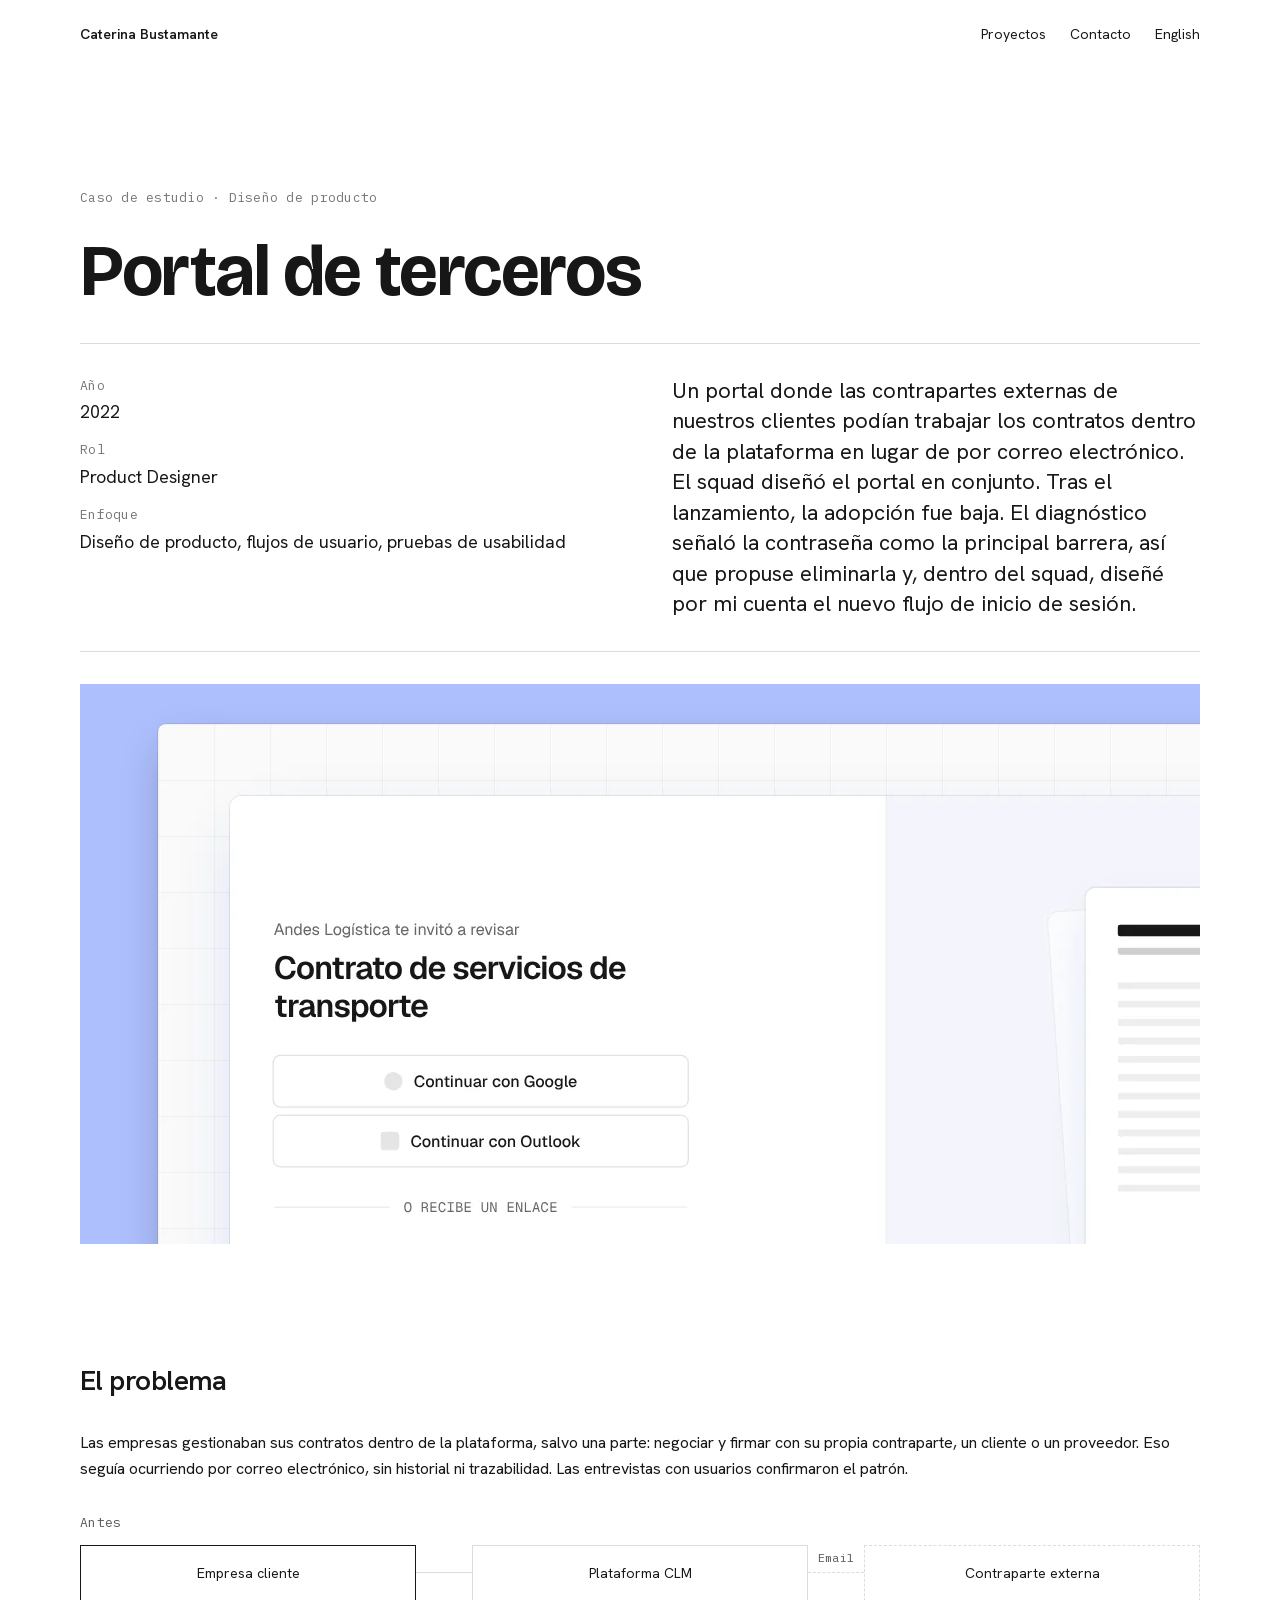
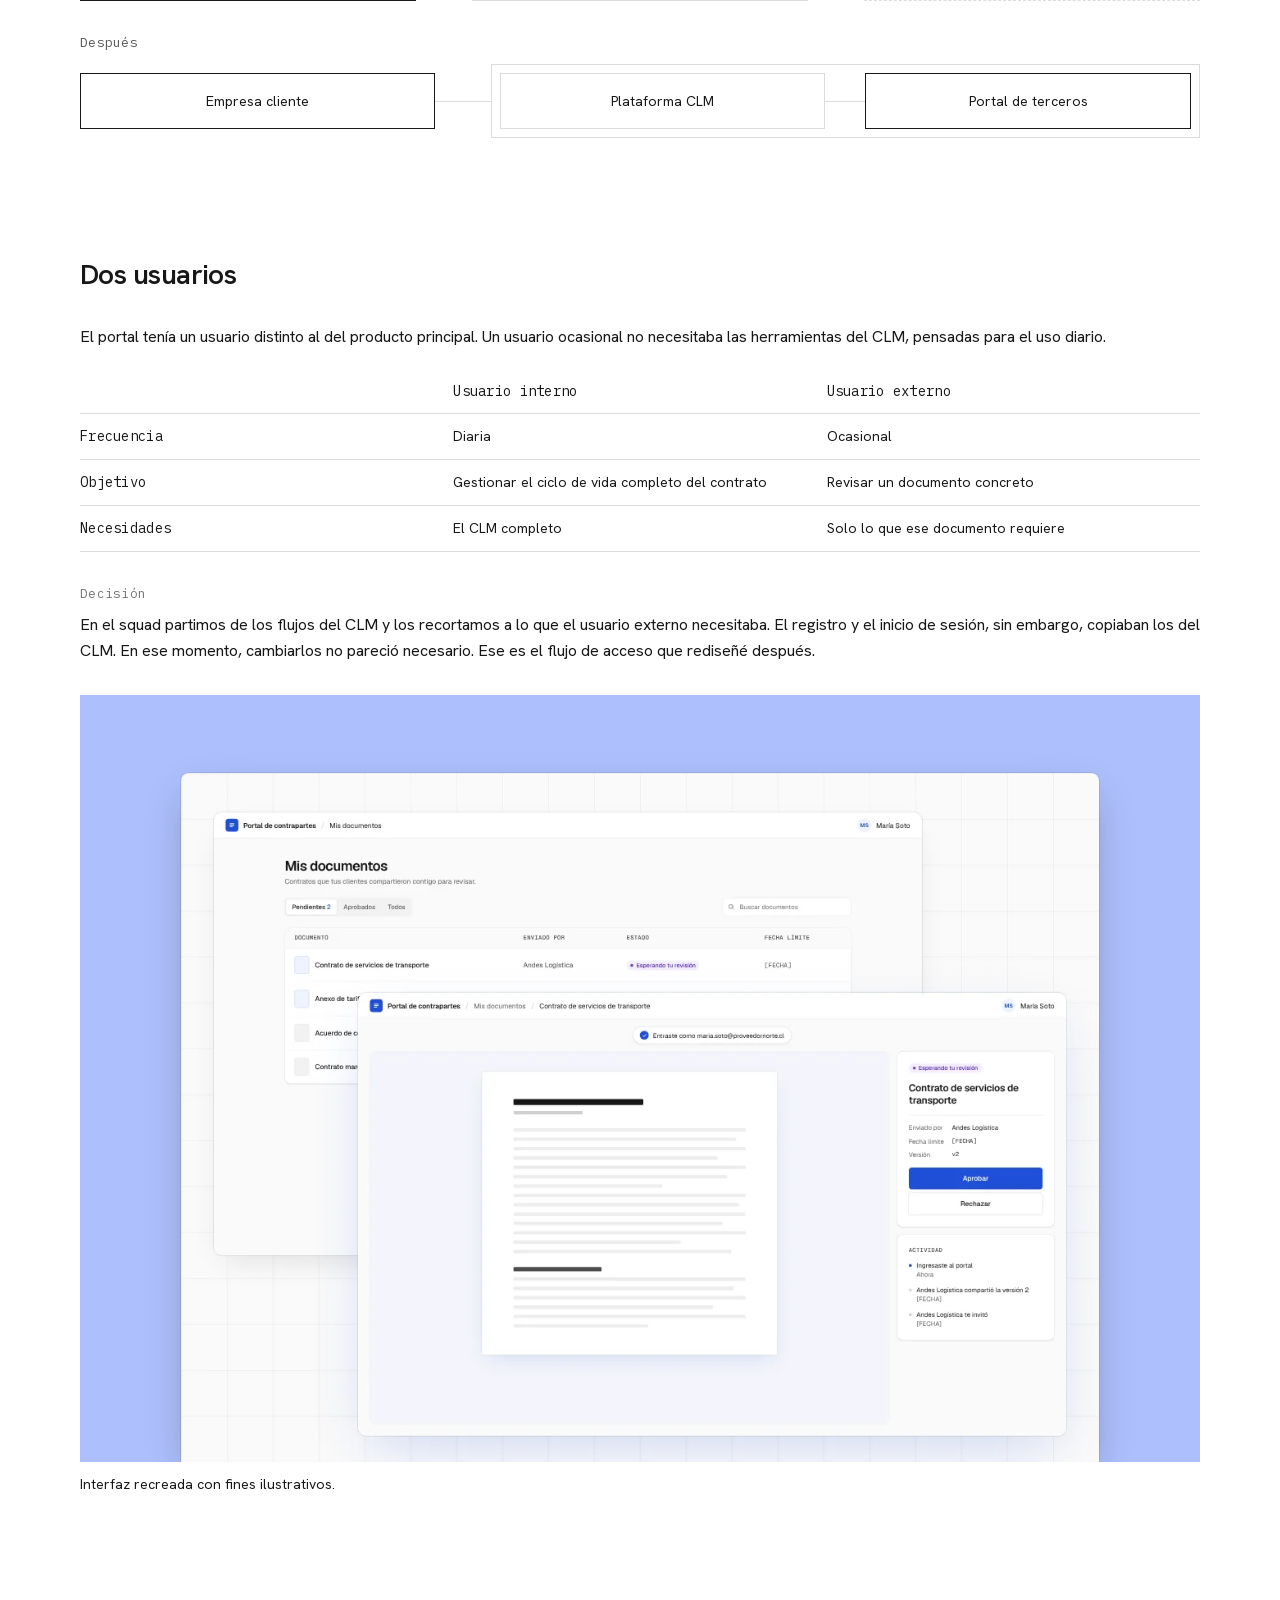
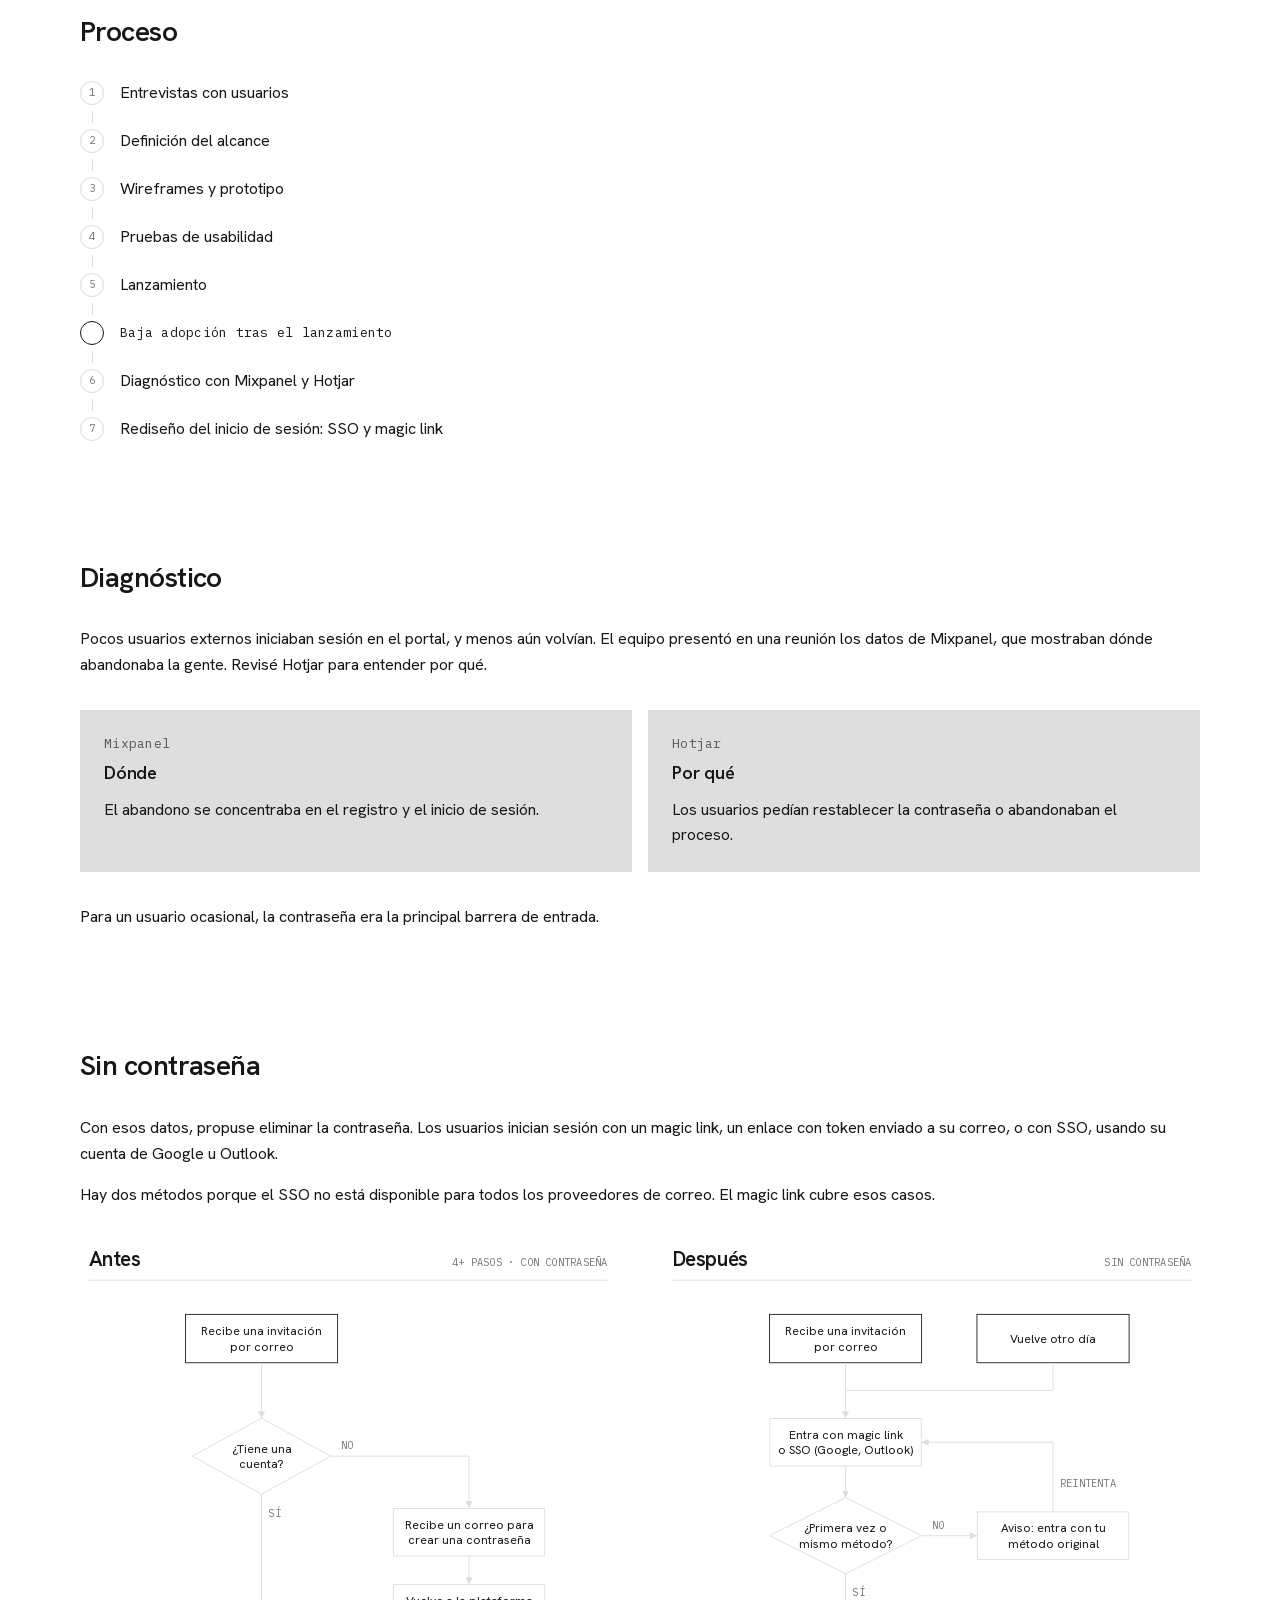
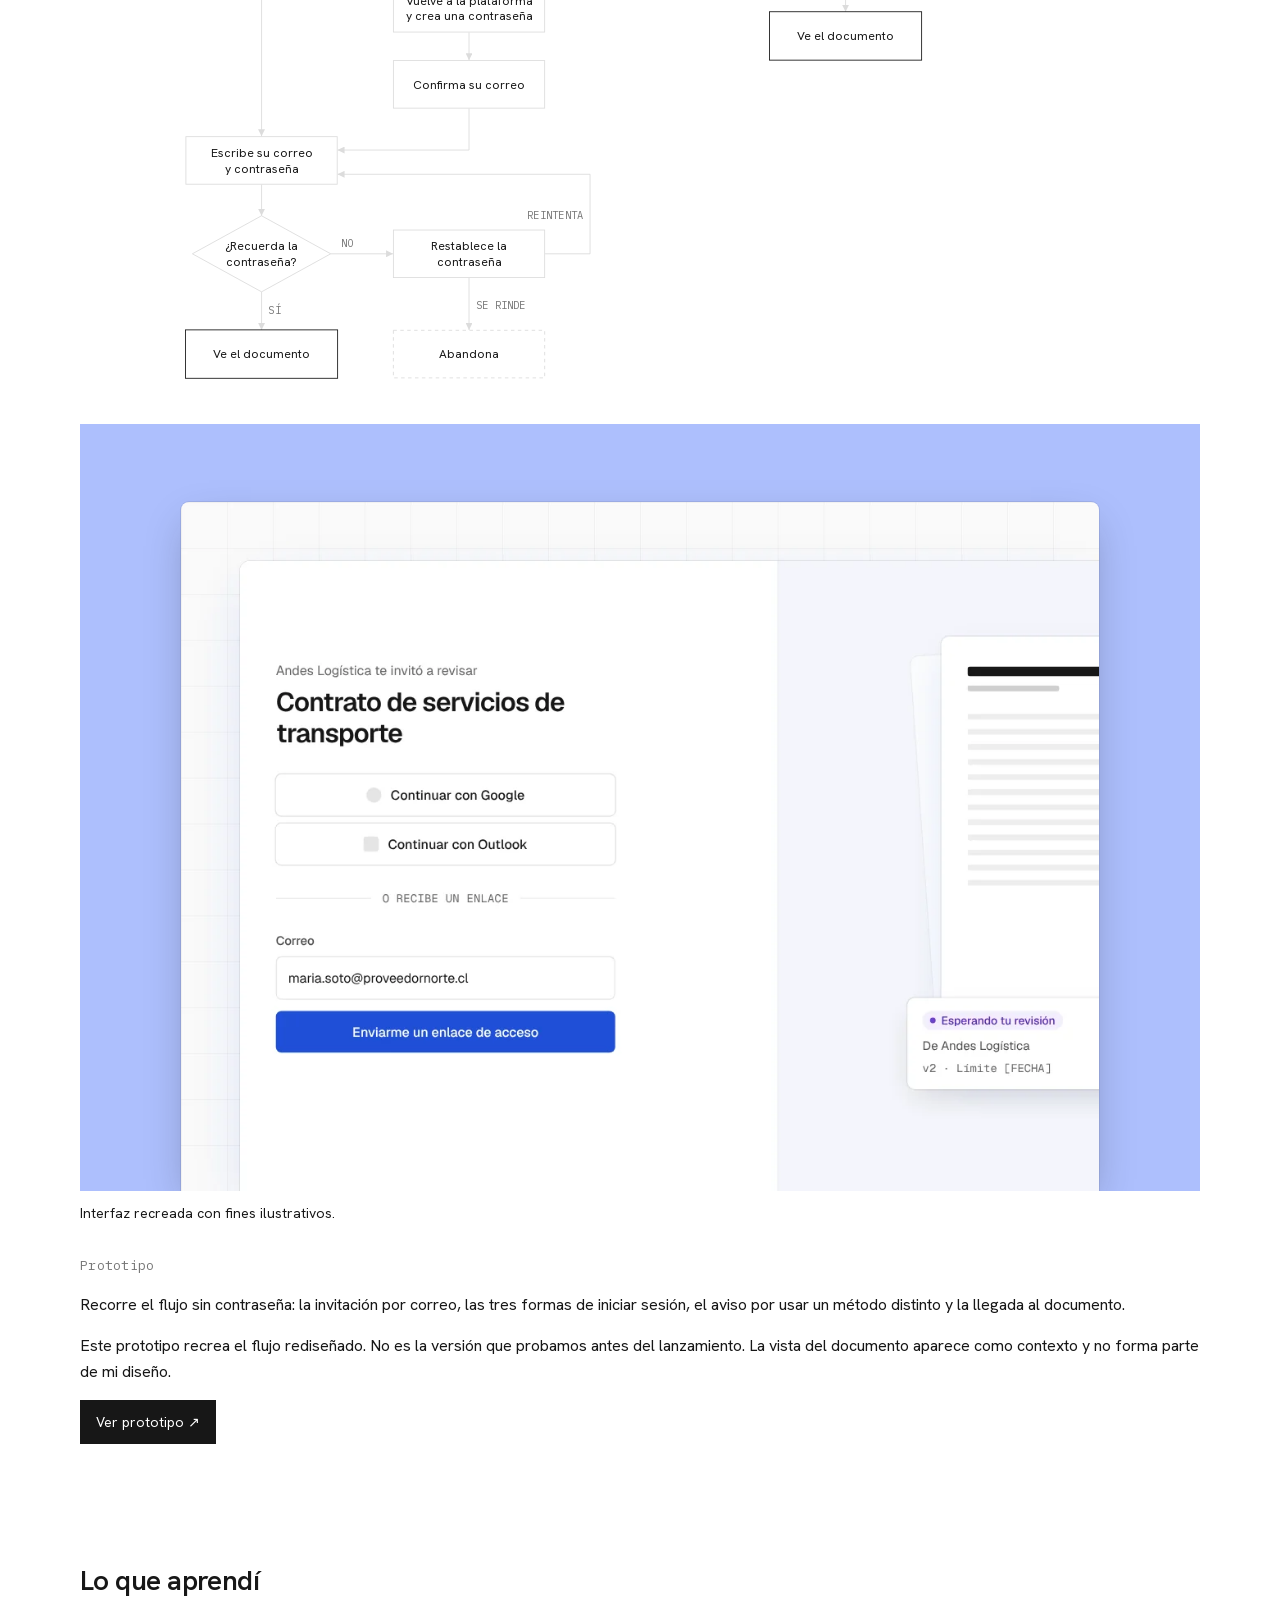
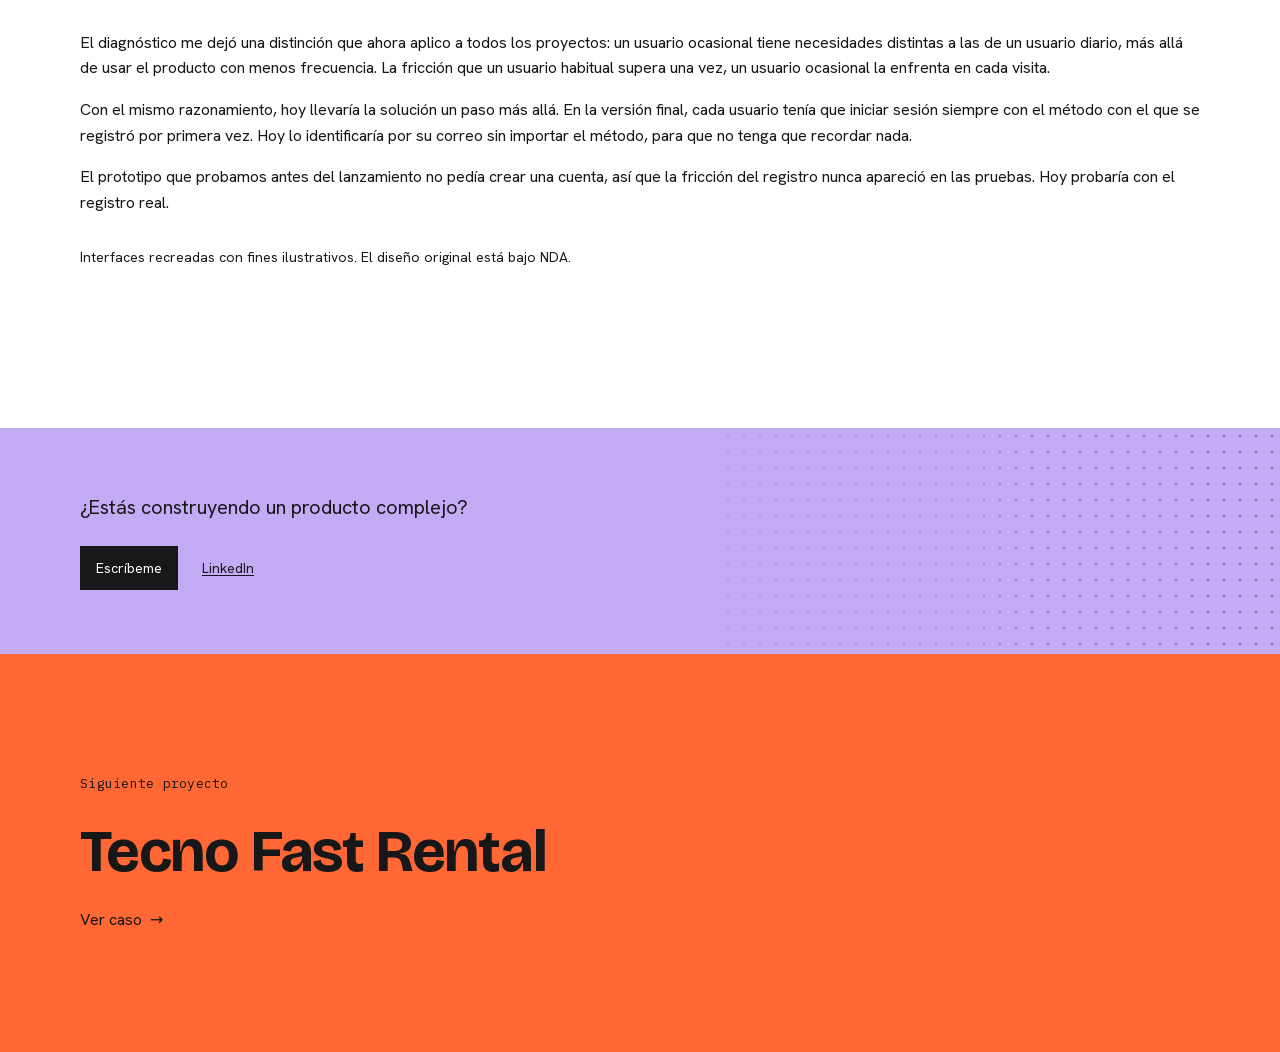
<file: work/third-party-portal/index.html>
<!doctype html>
<html lang="es">
<head>
<meta charset="utf-8">
<meta name="viewport" content="width=device-width,initial-scale=1,viewport-fit=cover">
<title>Portal de terceros | Caterina Bustamante</title>
<meta name="description" content="Un portal donde las contrapartes externas de nuestros clientes podían trabajar los contratos dentro de la plataforma en lugar de por correo electrónico.">
<link rel="canonical" href="https://caterina.work/work/third-party-portal/">
<link rel="alternate" hreflang="es" href="https://caterina.work/work/third-party-portal/">
<link rel="alternate" hreflang="en" href="https://caterina.work/en/work/third-party-portal/">
<meta property="og:type" content="article">
<meta property="og:title" content="Portal de terceros | Caterina Bustamante">
<meta property="og:description" content="Un portal donde las contrapartes externas de nuestros clientes podían trabajar los contratos dentro de la plataforma en lugar de por correo electrónico.">
<meta property="og:url" content="https://caterina.work/work/third-party-portal/">
<meta property="og:image" content="https://caterina.work/assets/img/og/og-third-party-portal-es.jpg">
<meta property="og:image:width" content="1200">
<meta property="og:image:height" content="630">
<meta property="og:image:alt" content="Portal de terceros: caso de estudio de Caterina Bustamante.">
<meta name="twitter:card" content="summary_large_image">
<link rel="preload" href="../../assets/fonts/bricolage-grotesque.woff2" as="font" type="font/woff2" crossorigin>
<link rel="preload" href="../../assets/fonts/hanken-grotesk.woff2" as="font" type="font/woff2" crossorigin>
<link rel="stylesheet" href="../../css/styles.css">
</head>
<body>

<header class="wrap">
  <nav class="site-head" aria-label="Principal">
    <a class="name" href="../../">Caterina Bustamante</a>
    <a href="../../#work">Proyectos</a>
    <div class="site-head-end">
      <a href="#contact">Contacto</a>
      <a href="../../en/work/third-party-portal/" hreflang="en" lang="en">English</a>
    </div>
  </nav>
</header>

<main class="wrap t-peri">
<div class="intro">
  <div class="intro-text">
    <span class="label">Caso de estudio · Diseño de producto</span>
    <h1 class="title">Portal de terceros</h1>
  </div>
  <div class="intro-cols">
  <p class="lede">Un portal donde las contrapartes externas de nuestros clientes podían trabajar los contratos dentro de la plataforma en lugar de por correo electrónico. El squad diseñó el portal en conjunto. Tras el lanzamiento, la adopción fue baja. El diagnóstico señaló la contraseña como la principal barrera, así que propuse eliminarla y, dentro del squad, diseñé por mi cuenta el nuevo flujo de inicio de sesión.</p>
  <dl class="meta">
    <div><dt class="label">Año</dt><dd>2022</dd></div>
    <div><dt class="label">Rol</dt><dd>Product Designer</dd></div>
    <div><dt class="label">Enfoque</dt><dd>Diseño de producto, flujos de usuario, pruebas de usabilidad</dd></div>
  </dl>
  </div>
  <figure class="tile"><img src="../../assets/img/third-party-portal/signin.webp" width="1120" height="840" alt="Pantalla de inicio de sesión sin contraseña: el nombre del contrato, botones para continuar con Google u Outlook y la opción de recibir un enlace de acceso por correo electrónico."></figure>
</div>

<section>
  <h2>El problema</h2>
  <div class="prose"><p>Las empresas gestionaban sus contratos dentro de la plataforma, salvo una parte: negociar y firmar con su propia contraparte, un cliente o un proveedor. Eso seguía ocurriendo por correo electrónico, sin historial ni trazabilidad. Las entrevistas con usuarios confirmaron el patrón.</p></div>
  <div class="eco" role="img" aria-label="Antes, la contraparte se quedaba fuera de la plataforma y se comunicaba por correo electrónico. Después, la contraparte entra al portal de terceros dentro de la plataforma.">
    <div class="eco-row">
      <span class="label">Antes</span>
      <div class="eco-line">
        <div class="node solid">Empresa cliente</div>
        <div class="link"></div>
        <div class="node">Plataforma CLM</div>
        <div class="link mail"><span class="label">Email</span></div>
        <div class="node out">Contraparte externa</div>
      </div>
    </div>
    <div class="eco-row">
      <span class="label">Después</span>
      <div class="eco-line after">
        <div class="node solid">Empresa cliente</div>
        <div class="link"></div>
        <div class="zone">
          <div class="node">Plataforma CLM</div>
          <div class="link"></div>
          <div class="node solid">Portal de terceros</div>
        </div>
      </div>
    </div>
  </div>
</section>

<section>
  <h2>Dos usuarios</h2>
  <div class="prose"><p>El portal tenía un usuario distinto al del producto principal. Un usuario ocasional no necesitaba las herramientas del CLM, pensadas para el uso diario.</p></div>
  <div class="scroll">
    <table class="cmp">
      <thead><tr><th scope="col"></th><th scope="col">Usuario interno</th><th scope="col">Usuario externo</th></tr></thead>
      <tbody>
        <tr><th scope="row">Frecuencia</th><td>Diaria</td><td>Ocasional</td></tr>
        <tr><th scope="row">Objetivo</th><td>Gestionar el ciclo de vida completo del contrato</td><td>Revisar un documento concreto</td></tr>
        <tr><th scope="row">Necesidades</th><td>El CLM completo</td><td>Solo lo que ese documento requiere</td></tr>
      </tbody>
    </table>
  </div>
  <div class="prose"><p><span class="label k">Decisión</span>En el squad partimos de los flujos del CLM y los recortamos a lo que el usuario externo necesitaba. El registro y el inicio de sesión, sin embargo, copiaban los del CLM. En ese momento, cambiarlos no pareció necesario. Ese es el flujo de acceso que rediseñé después.</p></div>
  <figure class="shot">
    <div class="panel"><img src="../../assets/img/third-party-portal/list.webp" width="1120" height="840" alt="Lista de documentos pendientes con la vista de un solo contrato encima." loading="lazy"></div>
    <figcaption>Interfaz recreada con fines ilustrativos.</figcaption>
  </figure>
</section>

<section>
  <h2>Proceso</h2>
  <ol class="steps">
    <li><span class="step-n">1</span><span>Entrevistas con usuarios</span></li>
    <li><span class="step-n">2</span><span>Definición del alcance</span></li>
    <li><span class="step-n">3</span><span>Wireframes y prototipo</span></li>
    <li><span class="step-n">4</span><span>Pruebas de usabilidad</span></li>
    <li><span class="step-n">5</span><span>Lanzamiento</span></li>
    <li class="turn"><span class="label">Baja adopción tras el lanzamiento</span></li>
    <li><span class="step-n">6</span><span>Diagnóstico con Mixpanel y Hotjar</span></li>
    <li><span class="step-n">7</span><span>Rediseño del inicio de sesión: SSO y magic link</span></li>
  </ol>
</section>

<section>
  <h2>Diagnóstico</h2>
  <div class="prose"><p>Pocos usuarios externos iniciaban sesión en el portal, y menos aún volvían. El equipo presentó en una reunión los datos de Mixpanel, que mostraban dónde abandonaba la gente. Revisé Hotjar para entender por qué.</p></div>
  <div class="pairs">
    <div><span class="label">Mixpanel</span><h3>Dónde</h3><p>El abandono se concentraba en el registro y el inicio de sesión.</p></div>
    <div><span class="label">Hotjar</span><h3>Por qué</h3><p>Los usuarios pedían restablecer la contraseña o abandonaban el proceso.</p></div>
  </div>
  <div class="prose"><p>Para un usuario ocasional, la contraseña era la principal barrera de entrada.</p></div>
</section>

<section>
  <h2>Sin contraseña</h2>
  <div class="prose">
    <p>Con esos datos, propuse eliminar la contraseña. Los usuarios inician sesión con un magic link, un enlace con token enviado a su correo, o con SSO, usando su cuenta de Google u Outlook.</p>
    <p>Hay dos métodos porque el SSO no está disponible para todos los proveedores de correo. El magic link cubre esos casos.</p>
  </div>
  <div class="flows">
    <svg class="flow" viewBox="30 70 620 870" role="img" aria-label="Flujo de inicio de sesión antes: siete pasos, dos decisiones y un posible abandono" xmlns="http://www.w3.org/2000/svg">
<defs><marker id="aha" viewBox="0 0 8 8" refX="8" refY="4" markerWidth="8" markerHeight="8" orient="auto"><path d="M0,0 L8,4 L0,8 z" fill="currentColor"/></marker></defs><text class="tt" x="40" y="100">Antes</text>
<text class="lb" x="640" y="100" text-anchor="end">4+ PASOS · CON CONTRASEÑA</text>
<line x1="40" y1="116.5" x2="640" y2="116.5" style="stroke:var(--hair)"/>
<rect x="152.0" y="156" width="176" height="56" fill="currentColor"/>
<text class="nd" x="240" y="180.0" fill="#ffffff" text-anchor="middle">Recibe una invitación</text>
<text class="nd" x="240" y="198.0" fill="#ffffff" text-anchor="middle">por correo</text>
<path d="M240,212 L240,276" fill="none" stroke="currentColor" stroke-width="1" marker-end="url(#aha)"/>
<polygon points="240,276 320,320 240,364 160,320" style="fill:var(--surface)" stroke="none"/>
<text class="nd" x="240" y="316.0" fill="currentColor" text-anchor="middle">¿Tiene una</text>
<text class="nd" x="240" y="334.0" fill="currentColor" text-anchor="middle">cuenta?</text>
<path d="M320,320 L480,320 L480,380" fill="none" stroke="currentColor" stroke-width="1" marker-end="url(#aha)"/>
<text class="lb" x="332" y="312" text-anchor="start" stroke="#ffffff" stroke-width="6" paint-order="stroke">NO</text>
<rect x="392.5" y="380.5" width="175" height="55" style="fill:var(--surface)" stroke="none"/>
<text class="nd" x="480" y="404.0" fill="currentColor" text-anchor="middle">Recibe un correo para</text>
<text class="nd" x="480" y="422.0" fill="currentColor" text-anchor="middle">crear una contraseña</text>
<path d="M480,436 L480,468" fill="none" stroke="currentColor" stroke-width="1" marker-end="url(#aha)"/>
<rect x="392.5" y="468.5" width="175" height="55" style="fill:var(--surface)" stroke="none"/>
<text class="nd" x="480" y="492.0" fill="currentColor" text-anchor="middle">Vuelve a la plataforma</text>
<text class="nd" x="480" y="510.0" fill="currentColor" text-anchor="middle">y crea una contraseña</text>
<path d="M480,524 L480,556" fill="none" stroke="currentColor" stroke-width="1" marker-end="url(#aha)"/>
<rect x="392.5" y="556.5" width="175" height="55" style="fill:var(--surface)" stroke="none"/>
<text class="nd" x="480" y="589.0" fill="currentColor" text-anchor="middle">Confirma su correo</text>
<path d="M480,612 L480,660 L328,660" fill="none" stroke="currentColor" stroke-width="1" marker-end="url(#aha)"/>
<path d="M240,364 L240,644" fill="none" stroke="currentColor" stroke-width="1" marker-end="url(#aha)"/>
<text class="lb" x="248" y="390" text-anchor="start" stroke="#ffffff" stroke-width="6" paint-order="stroke">SÍ</text>
<rect x="152.5" y="644.5" width="175" height="55" style="fill:var(--surface)" stroke="none"/>
<text class="nd" x="240" y="668.0" fill="currentColor" text-anchor="middle">Escribe su correo</text>
<text class="nd" x="240" y="686.0" fill="currentColor" text-anchor="middle">y contraseña</text>
<path d="M240,700 L240,736" fill="none" stroke="currentColor" stroke-width="1" marker-end="url(#aha)"/>
<polygon points="240,736 320,780 240,824 160,780" style="fill:var(--surface)" stroke="none"/>
<text class="nd" x="240" y="776.0" fill="currentColor" text-anchor="middle">¿Recuerda la</text>
<text class="nd" x="240" y="794.0" fill="currentColor" text-anchor="middle">contraseña?</text>
<path d="M320,780 L392,780" fill="none" stroke="currentColor" stroke-width="1" marker-end="url(#aha)"/>
<text class="lb" x="332" y="772" text-anchor="start" stroke="#ffffff" stroke-width="6" paint-order="stroke">NO</text>
<rect x="392.5" y="752.5" width="175" height="55" style="fill:var(--surface)" stroke="none"/>
<text class="nd" x="480" y="776.0" fill="currentColor" text-anchor="middle">Restablece la</text>
<text class="nd" x="480" y="794.0" fill="currentColor" text-anchor="middle">contraseña</text>
<path d="M568,780 L620,780 L620,688 L328,688" fill="none" stroke="currentColor" stroke-width="1" marker-end="url(#aha)"/>
<text class="lb" x="612" y="740" text-anchor="end" stroke="#ffffff" stroke-width="6" paint-order="stroke">REINTENTA</text>
<path d="M480,808 L480,868" fill="none" stroke="currentColor" stroke-width="1" marker-end="url(#aha)"/>
<text class="lb" x="488" y="844" text-anchor="start" stroke="#ffffff" stroke-width="6" paint-order="stroke">SE RINDE</text>
<rect x="392.5" y="868.5" width="175" height="55" fill="#ffffff" stroke="currentColor" stroke-dasharray="4 4"/>
<text class="nd" x="480" y="901.0" fill="currentColor" text-anchor="middle">Abandona</text>
<path d="M240,824 L240,868" fill="none" stroke="currentColor" stroke-width="1" marker-end="url(#aha)"/>
<text class="lb" x="248" y="850" text-anchor="start" stroke="#ffffff" stroke-width="6" paint-order="stroke">SÍ</text>
<rect x="152.0" y="868" width="176" height="56" fill="currentColor"/>
<text class="nd" x="240" y="901.0" fill="#ffffff" text-anchor="middle">Ve el documento</text>
</svg>
    <svg class="flow" viewBox="710 70 620 500" role="img" aria-label="Flujo de inicio de sesión después: un paso de inicio de sesión y una decisión según el método usado" xmlns="http://www.w3.org/2000/svg">
<defs><marker id="ahd" viewBox="0 0 8 8" refX="8" refY="4" markerWidth="8" markerHeight="8" orient="auto"><path d="M0,0 L8,4 L0,8 z" fill="currentColor"/></marker></defs>
<text class="tt" x="720" y="100">Después</text>
<text class="lb" x="1320" y="100" text-anchor="end">SIN CONTRASEÑA</text>
<line x1="720" y1="116.5" x2="1320" y2="116.5" style="stroke:var(--hair)"/>
<rect x="832.0" y="156" width="176" height="56" fill="currentColor"/>
<text class="nd" x="920" y="180.0" fill="#ffffff" text-anchor="middle">Recibe una invitación</text>
<text class="nd" x="920" y="198.0" fill="#ffffff" text-anchor="middle">por correo</text>
<rect x="1072.0" y="156" width="176" height="56" fill="currentColor"/>
<text class="nd" x="1160" y="189.0" fill="#ffffff" text-anchor="middle">Vuelve otro día</text>
<path d="M920,212 L920,276" fill="none" stroke="currentColor" stroke-width="1" marker-end="url(#ahd)"/>
<path d="M1160,212 L1160,244 L920,244" fill="none" stroke="currentColor" stroke-width="1"/>
<rect x="832.5" y="276.5" width="175" height="55" style="fill:var(--surface)" stroke="none"/>
<text class="nd" x="920" y="300.0" fill="currentColor" text-anchor="middle">Entra con magic link</text>
<text class="nd" x="920" y="318.0" fill="currentColor" text-anchor="middle">o SSO (Google, Outlook)</text>
<path d="M920,332 L920,368" fill="none" stroke="currentColor" stroke-width="1" marker-end="url(#ahd)"/>
<polygon points="920,368 1008,412 920,456 832,412" style="fill:var(--surface)" stroke="none"/>
<text class="nd" x="920" y="408.0" fill="currentColor" text-anchor="middle">¿Primera vez o</text>
<text class="nd" x="920" y="426.0" fill="currentColor" text-anchor="middle">mismo método?</text>
<path d="M1008,412 L1072,412" fill="none" stroke="currentColor" stroke-width="1" marker-end="url(#ahd)"/>
<text class="lb" x="1020" y="404" text-anchor="start" stroke="#ffffff" stroke-width="6" paint-order="stroke">NO</text>
<rect x="1072.5" y="384.5" width="175" height="55" style="fill:var(--surface)" stroke="none"/>
<text class="nd" x="1160" y="408.0" fill="currentColor" text-anchor="middle">Aviso: entra con tu</text>
<text class="nd" x="1160" y="426.0" fill="currentColor" text-anchor="middle">método original</text>
<path d="M1160,384 L1160,304 L1008,304" fill="none" stroke="currentColor" stroke-width="1" marker-end="url(#ahd)"/>
<text class="lb" x="1168" y="356" text-anchor="start" stroke="#ffffff" stroke-width="6" paint-order="stroke">REINTENTA</text>
<path d="M920,456 L920,500" fill="none" stroke="currentColor" stroke-width="1" marker-end="url(#ahd)"/>
<text class="lb" x="928" y="482" text-anchor="start" stroke="#ffffff" stroke-width="6" paint-order="stroke">SÍ</text>
<rect x="832.0" y="500" width="176" height="56" fill="currentColor"/>
<text class="nd" x="920" y="533.0" fill="#ffffff" text-anchor="middle">Ve el documento</text>
</svg>
  </div>
  <figure class="shot">
    <div class="panel"><img src="../../assets/img/third-party-portal/signin.webp" width="1120" height="840" alt="Pantalla de inicio de sesión sin contraseña: el nombre del contrato, botones para continuar con Google u Outlook y la opción de recibir un enlace de acceso por correo electrónico." loading="lazy"></div>
    <figcaption>Interfaz recreada con fines ilustrativos.</figcaption>
  </figure>
  <div class="prose">
    <span class="label">Prototipo</span>
    <p>Recorre el flujo sin contraseña: la invitación por correo, las tres formas de iniciar sesión, el aviso por usar un método distinto y la llegada al documento.</p>
    <p>Este prototipo recrea el flujo rediseñado. No es la versión que probamos antes del lanzamiento. La vista del documento aparece como contexto y no forma parte de mi diseño.</p>
    <a class="btn" href="https://claude.ai/artifact/TWqz9q9hD2QCUXhK52qZAi#page-dcb81aee8d83" target="_blank" rel="noopener noreferrer">Ver prototipo ↗</a>
  </div>
</section>

<section>
  <h2>Lo que aprendí</h2>
  <div class="prose">
    <p>El diagnóstico me dejó una distinción que ahora aplico a todos los proyectos: un usuario ocasional tiene necesidades distintas a las de un usuario diario, más allá de usar el producto con menos frecuencia. La fricción que un usuario habitual supera una vez, un usuario ocasional la enfrenta en cada visita.</p>
    <p>Con el mismo razonamiento, hoy llevaría la solución un paso más allá. En la versión final, cada usuario tenía que iniciar sesión siempre con el método con el que se registró por primera vez. Hoy lo identificaría por su correo sin importar el método, para que no tenga que recordar nada.</p>
    <p>El prototipo que probamos antes del lanzamiento no pedía crear una cuenta, así que la fricción del registro nunca apareció en las pruebas. Hoy probaría con el registro real.</p>
  </div>
  <p class="small">Interfaces recreadas con fines ilustrativos. El diseño original está bajo NDA.</p>
</section>
</main>

<aside class="case-contact" id="contact" aria-label="Contacto">
  <div class="wrap">
    <div class="case-contact-inner">
      <p class="lede case-contact-lead">¿Estás construyendo un producto complejo?</p>
      <div class="case-contact-actions">
        <a class="btn" href="mailto:cate.bustamantec@gmail.com">Escríbeme</a>
        <a href="https://www.linkedin.com/in/caterinabustamante" target="_blank" rel="noopener noreferrer">LinkedIn</a>
      </div>
    </div>
  </div>
</aside>

<footer class="next">
  <div class="wrap">
    <a href="../tecno-fast-rental/"><span class="label">Siguiente proyecto</span><span class="title title--xl">Tecno Fast Rental</span><span class="go">Ver caso <span aria-hidden="true">→</span></span></a>
  </div>
</footer>

</body>
</html>
</file>
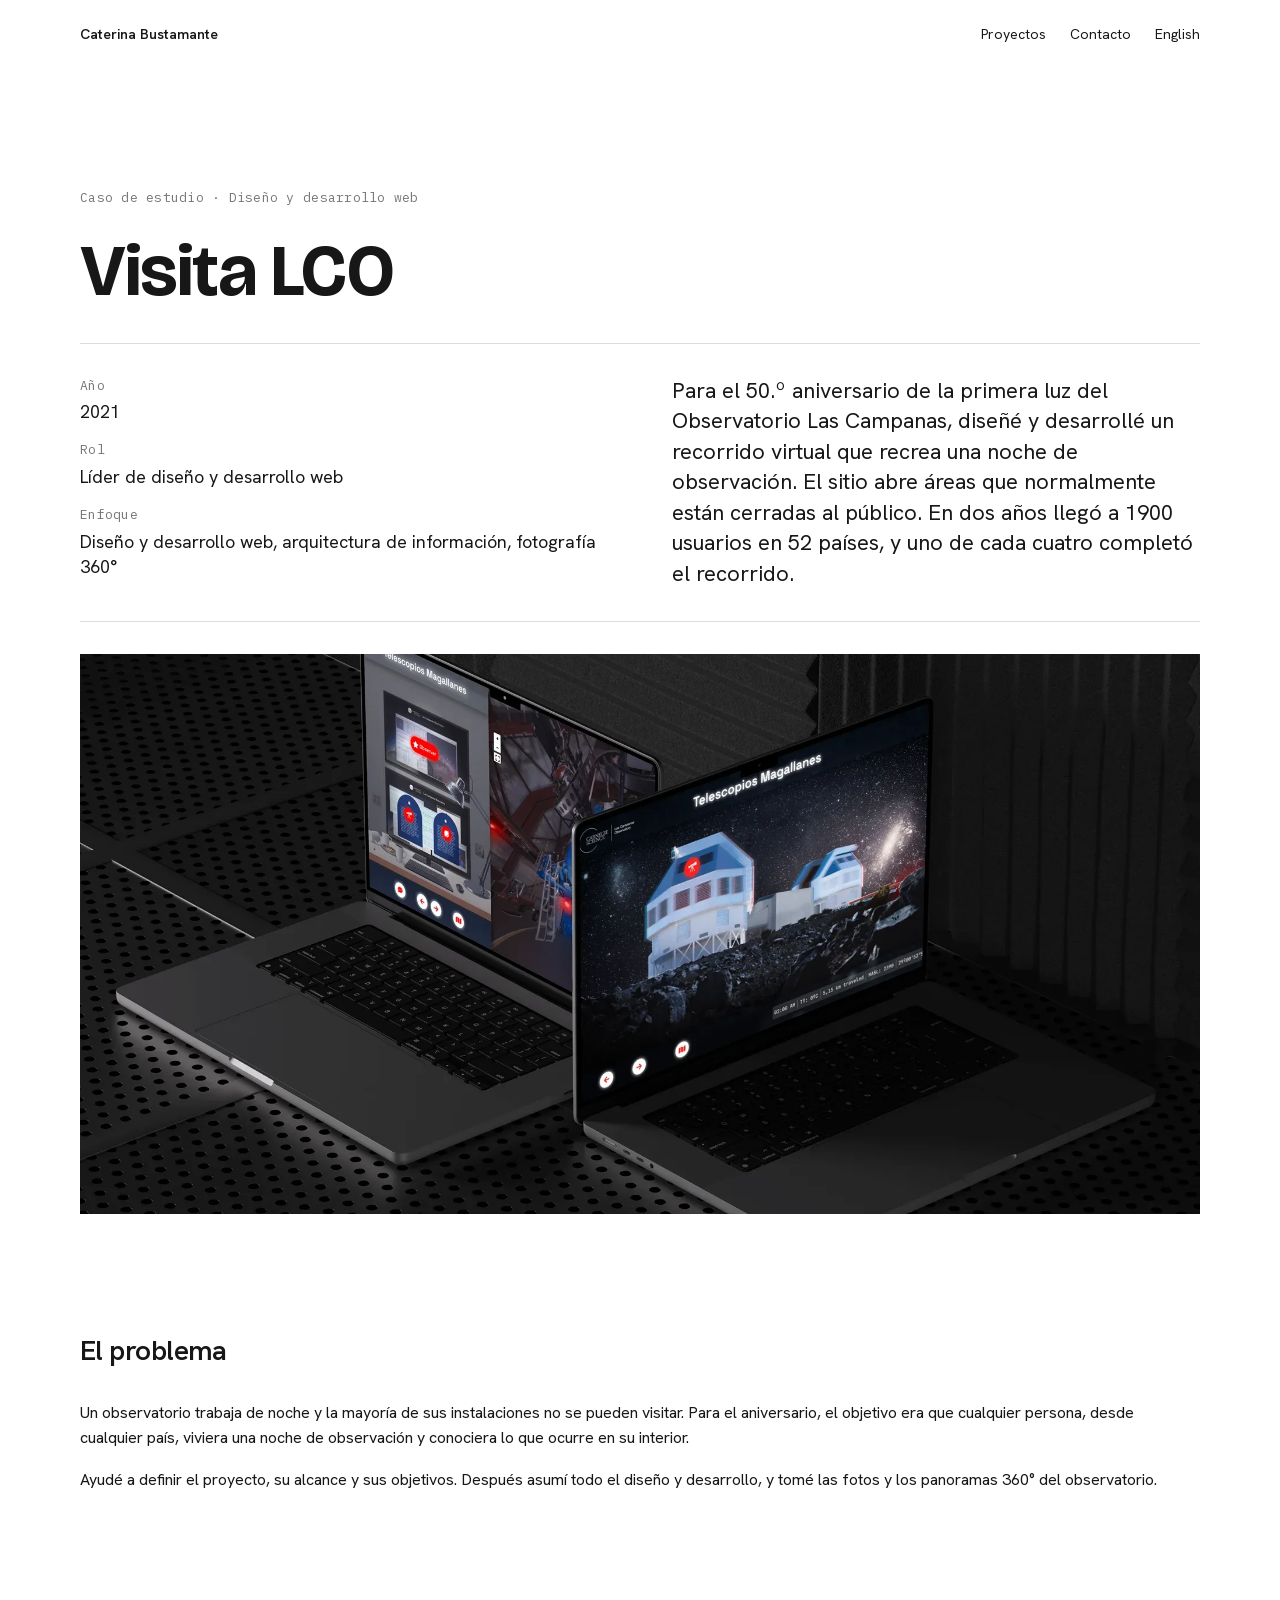
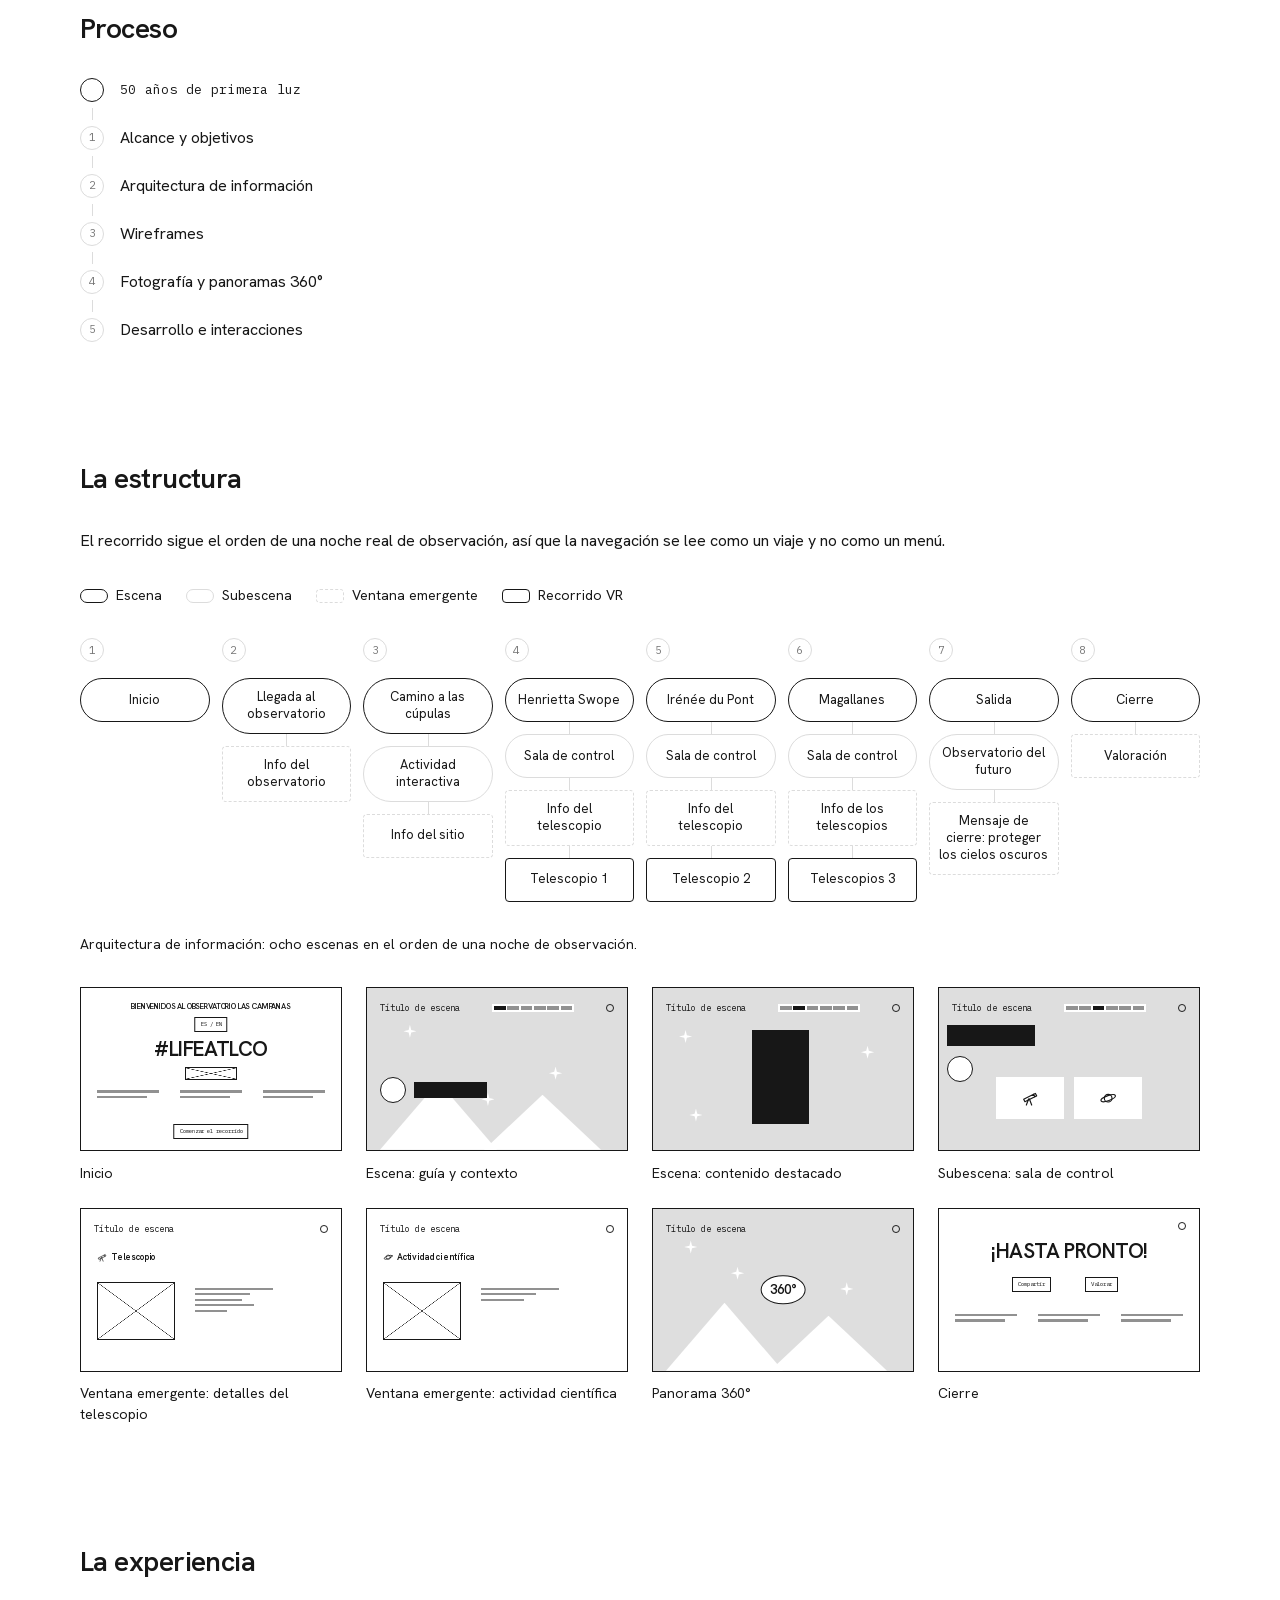
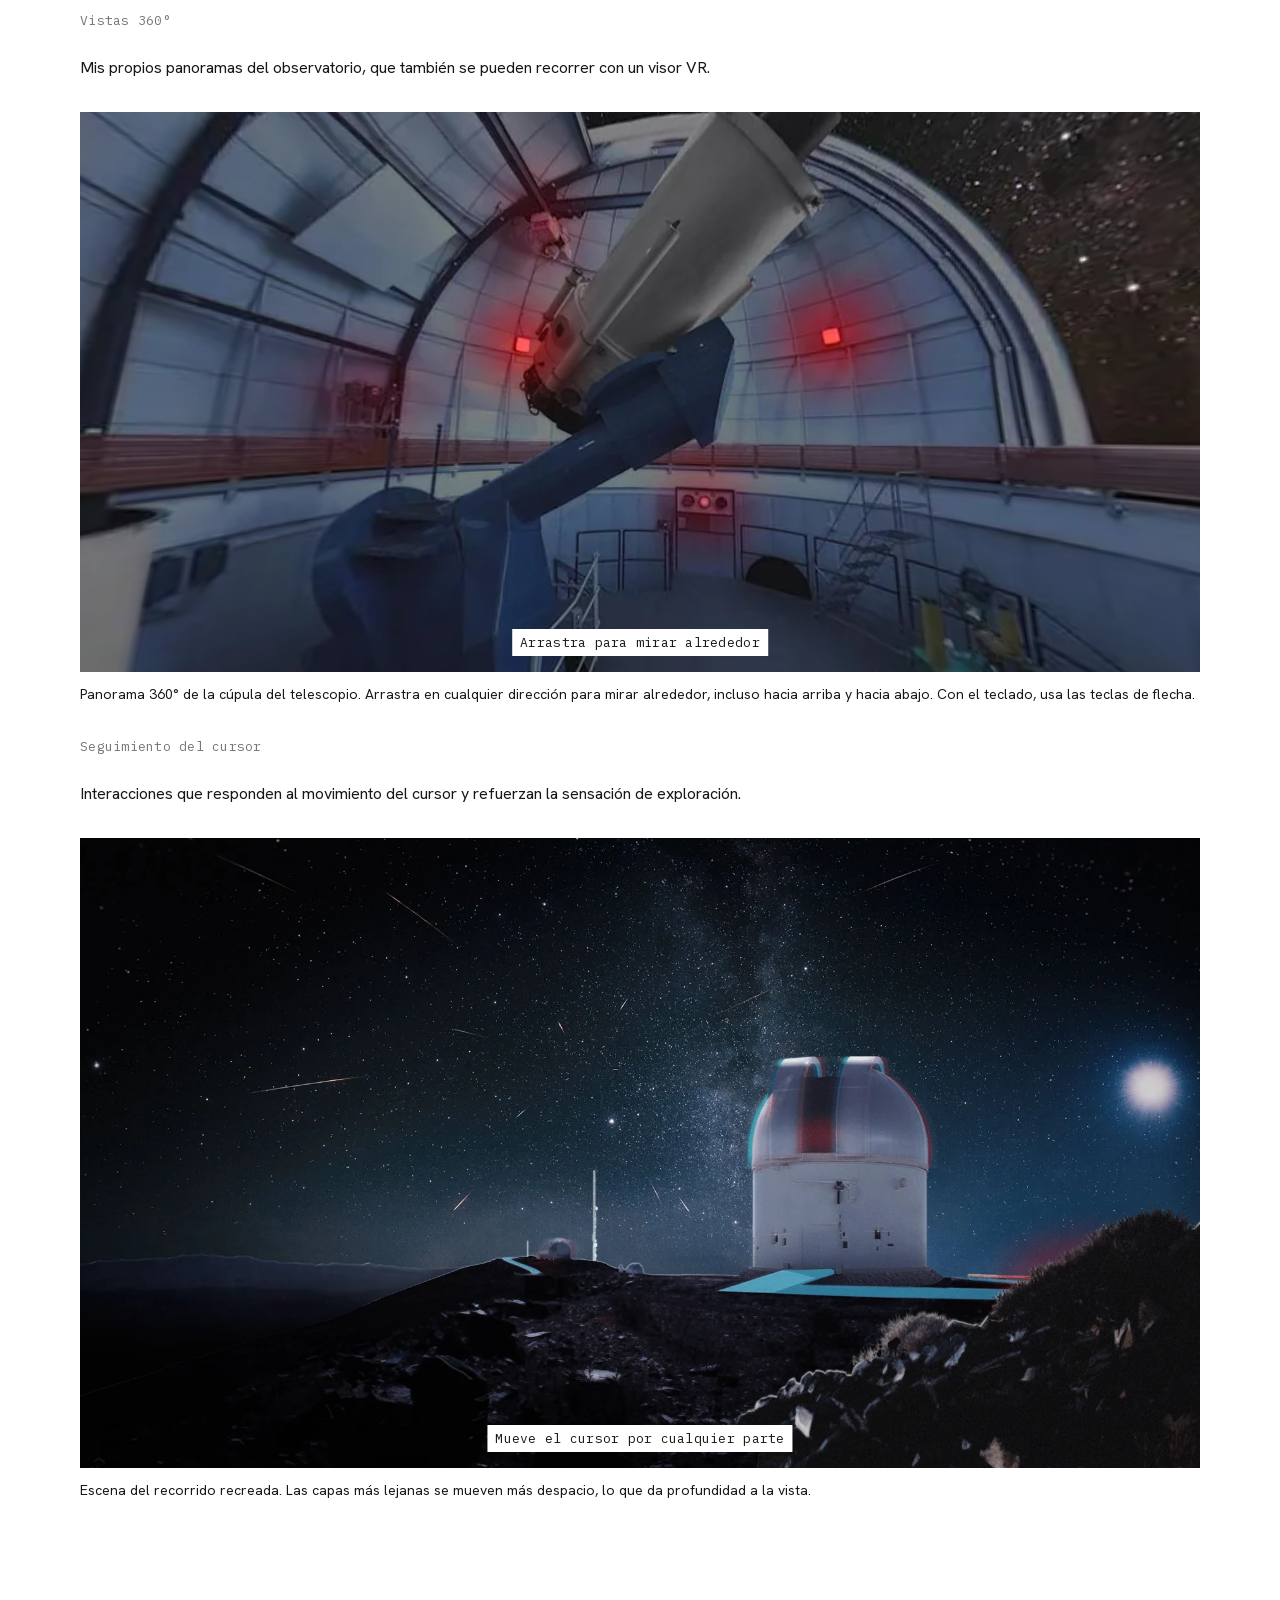
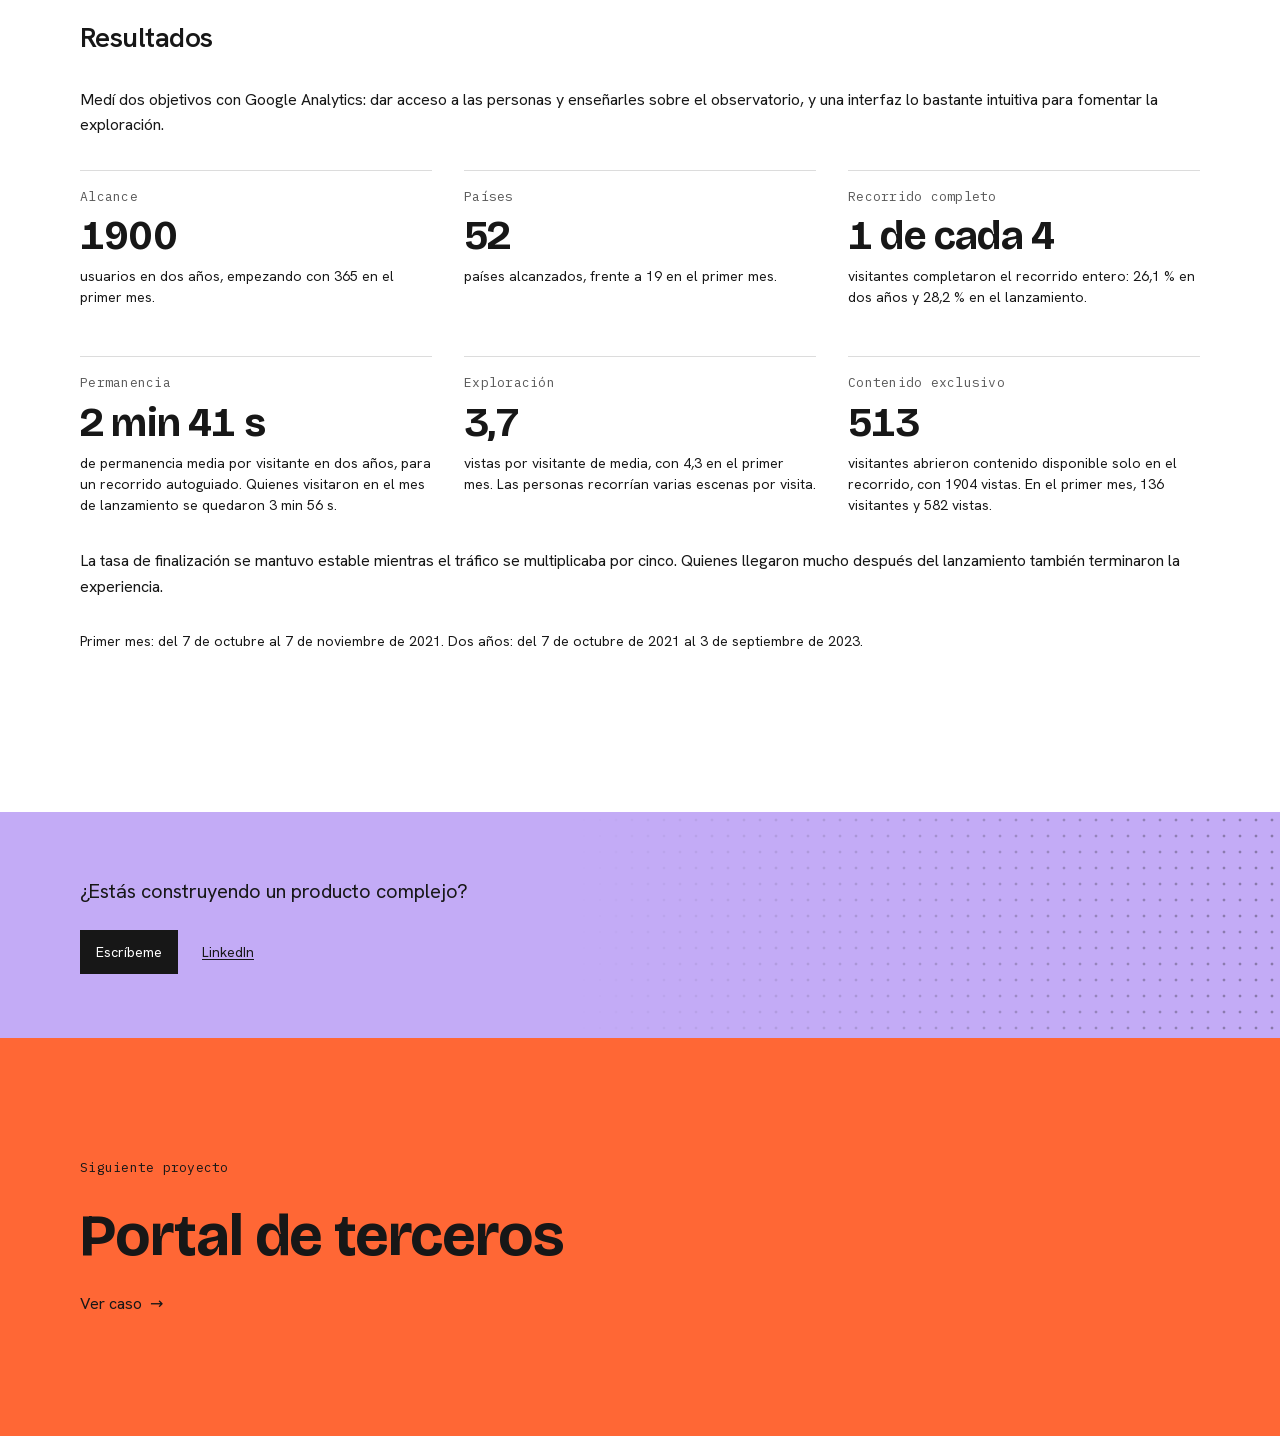
<file: work/visita-lco/index.html>
<!doctype html>
<html lang="es">
<head>
<meta charset="utf-8">
<meta name="viewport" content="width=device-width,initial-scale=1,viewport-fit=cover">
<title>Visita LCO | Caterina Bustamante</title>
<meta name="description" content="Para el 50.º aniversario de la primera luz del Observatorio Las Campanas, diseñé y desarrollé un recorrido virtual que recrea una noche de observación.">
<link rel="canonical" href="https://caterina.work/work/visita-lco/">
<link rel="alternate" hreflang="es" href="https://caterina.work/work/visita-lco/">
<link rel="alternate" hreflang="en" href="https://caterina.work/en/work/visita-lco/">
<meta property="og:type" content="article">
<meta property="og:title" content="Visita LCO | Caterina Bustamante">
<meta property="og:description" content="Para el 50.º aniversario de la primera luz del Observatorio Las Campanas, diseñé y desarrollé un recorrido virtual que recrea una noche de observación.">
<meta property="og:url" content="https://caterina.work/work/visita-lco/">
<meta property="og:image" content="https://caterina.work/assets/img/og/og-visita-lco-es.jpg">
<meta property="og:image:width" content="1200">
<meta property="og:image:height" content="630">
<meta property="og:image:alt" content="Visita LCO: caso de estudio de Caterina Bustamante.">
<meta name="twitter:card" content="summary_large_image">
<link rel="preload" href="../../assets/fonts/bricolage-grotesque.woff2" as="font" type="font/woff2" crossorigin>
<link rel="preload" href="../../assets/fonts/hanken-grotesk.woff2" as="font" type="font/woff2" crossorigin>
<link rel="stylesheet" href="../../css/styles.css">
</head>
<body>

<header class="wrap">
  <nav class="site-head" aria-label="Principal">
    <a class="name" href="../../">Caterina Bustamante</a>
    <a href="../../#work">Proyectos</a>
    <div class="site-head-end">
      <a href="#contact">Contacto</a>
      <a href="../../en/work/visita-lco/" hreflang="en" lang="en">English</a>
    </div>
  </nav>
</header>

<main class="wrap t-gray">
<div class="intro">
  <div class="intro-text">
    <span class="label">Caso de estudio · Diseño y desarrollo web</span>
    <h1>Visita LCO</h1>
  </div>
  <div class="intro-cols">
  <p class="lede">Para el 50.º aniversario de la primera luz del Observatorio Las Campanas, diseñé y desarrollé un recorrido virtual que recrea una noche de observación. El sitio abre áreas que normalmente están cerradas al público. En dos años llegó a 1900 usuarios en 52 países, y uno de cada cuatro completó el recorrido.</p>
  <dl class="meta">
    <div><dt class="label">Año</dt><dd>2021</dd></div>
    <div><dt class="label">Rol</dt><dd>Líder de diseño y desarrollo web</dd></div>
    <div><dt class="label">Enfoque</dt><dd>Diseño y desarrollo web, arquitectura de información, fotografía 360°</dd></div>
  </dl>
  </div>
  <figure class="tile cover"><img src="../../assets/img/visita-lco/01-portada.webp" width="1920" height="1441" alt="Visita LCO abierto en dos portátiles, con los telescopios Magallanes de noche."></figure>
</div>

<section>
  <h2>El problema</h2>
  <div class="prose">
    <p>Un observatorio trabaja de noche y la mayoría de sus instalaciones no se pueden visitar. Para el aniversario, el objetivo era que cualquier persona, desde cualquier país, viviera una noche de observación y conociera lo que ocurre en su interior.</p>
    <p>Ayudé a definir el proyecto, su alcance y sus objetivos. Después asumí todo el diseño y desarrollo, y tomé las fotos y los panoramas 360° del observatorio.</p>
  </div>
</section>

<section>
  <h2>Proceso</h2>
  <ol class="steps">
    <li class="turn"><span class="label">50 años de primera luz</span></li>
    <li><span class="step-n">1</span><span>Alcance y objetivos</span></li>
    <li><span class="step-n">2</span><span>Arquitectura de información</span></li>
    <li><span class="step-n">3</span><span>Wireframes</span></li>
    <li><span class="step-n">4</span><span>Fotografía y panoramas 360°</span></li>
    <li><span class="step-n">5</span><span>Desarrollo e interacciones</span></li>
  </ol>
</section>

<section>
  <h2>La estructura</h2>
  <div class="prose"><p>El recorrido sigue el orden de una noche real de observación, así que la navegación se lee como un viaje y no como un menú.</p></div>
  <div class="ia-legend" aria-hidden="true"><span><i class="sc"></i>Escena</span><span><i class="sub"></i>Subescena</span><span><i class="pop"></i>Ventana emergente</span><span><i class="vr"></i>Recorrido VR</span></div>
  <ol class="ia" aria-label="Arquitectura de información del recorrido, en orden">
    <li class="ia-stage"><span class="step-n">1</span><span class="n sc">Inicio</span></li>
    <li class="ia-stage"><span class="step-n">2</span><span class="n sc">Llegada al observatorio</span><span class="n pop">Info del observatorio</span></li>
    <li class="ia-stage"><span class="step-n">3</span><span class="n sc">Camino a las cúpulas</span><span class="n sub">Actividad interactiva</span><span class="n pop">Info del sitio</span></li>
    <li class="ia-stage"><span class="step-n">4</span><span class="n sc">Henrietta Swope</span><span class="n sub">Sala de control</span><span class="n pop">Info del telescopio</span><span class="n vr">Telescopio 1</span></li>
    <li class="ia-stage"><span class="step-n">5</span><span class="n sc">Irénée du Pont</span><span class="n sub">Sala de control</span><span class="n pop">Info del telescopio</span><span class="n vr">Telescopio 2</span></li>
    <li class="ia-stage"><span class="step-n">6</span><span class="n sc">Magallanes</span><span class="n sub">Sala de control</span><span class="n pop">Info de los telescopios</span><span class="n vr">Telescopios 3</span></li>
    <li class="ia-stage"><span class="step-n">7</span><span class="n sc">Salida</span><span class="n sub">Observatorio del futuro</span><span class="n pop">Mensaje de cierre: proteger los cielos oscuros</span></li>
    <li class="ia-stage"><span class="step-n">8</span><span class="n sc">Cierre</span><span class="n pop">Valoración</span></li>
  </ol>
  <p class="small">Arquitectura de información: ocho escenas en el orden de una noche de observación.</p>
  <div class="wf-grid">
    <figure><div class="wf"><div class="ws" role="img" aria-label="Wireframe de inicio: línea de bienvenida, título #LIFEATLCO, textos breves y un botón Comenzar el recorrido.">
      <span class="big" style="top:5cqw;font-size:3cqw">BIENVENIDOS AL OBSERVATORIO LAS CAMPANAS</span>
      <span class="pill c" style="top:11cqw">ES / EN</span>
      <span class="big" style="top:17cqw;font-size:8cqw">#LIFEATLCO</span>
      <span class="x" style="left:40%;top:30cqw;width:20%;height:5cqw"></span>
      <span class="ln" style="left:6%;width:24%;top:39cqw"><i></i><i style="width:80%"></i></span>
      <span class="ln" style="left:38%;width:24%;top:39cqw"><i></i><i style="width:80%"></i></span>
      <span class="ln" style="left:70%;width:24%;top:39cqw"><i></i><i style="width:80%"></i></span>
      <span class="pill c" style="top:52cqw">Comenzar el recorrido</span>
    </div></div><figcaption>Inicio</figcaption></figure>
    <figure><div class="wf"><div class="ws g" role="img" aria-label="Wireframe de escena: pestañas de navegación, una audioguía y texto sobre un paisaje nocturno.">
      <span class="mt a"></span><span class="mt b"></span><span class="st" style="left:14%;top:14cqw"></span><span class="st" style="left:44%;top:40cqw"></span><span class="st" style="left:70%;top:30cqw"></span>
      <div class="top"><span class="ttl">Título de escena</span><span class="tabs"><i class="on"></i><i></i><i></i><i></i><i></i><i></i></span><span class="ico"></span></div>
      <span class="av" style="left:5%;top:34cqw"></span><span class="blk" style="left:18%;top:36cqw;width:28%;height:6cqw"></span>
    </div></div><figcaption>Escena: guía y contexto</figcaption></figure>
    <figure><div class="wf"><div class="ws g" role="img" aria-label="Wireframe de escena con un video o una imagen destacados en el centro.">
      <span class="st" style="left:10%;top:16cqw"></span><span class="st" style="left:80%;top:22cqw"></span><span class="st" style="left:14%;top:46cqw"></span>
      <div class="top"><span class="ttl">Título de escena</span><span class="tabs"><i></i><i class="on"></i><i></i><i></i><i></i><i></i></span><span class="ico"></span></div>
      <span class="blk" style="left:38%;top:16cqw;width:22%;height:36cqw"></span>
    </div></div><figcaption>Escena: contenido destacado</figcaption></figure>
    <figure><div class="wf"><div class="ws g" role="img" aria-label="Wireframe de subescena: guía y dos tarjetas que abren las ventanas emergentes del telescopio y de la actividad científica.">
      <div class="top"><span class="ttl">Título de escena</span><span class="tabs"><i></i><i></i><i class="on"></i><i></i><i></i><i></i></span><span class="ico"></span></div>
      <span class="blk" style="left:3%;top:14cqw;width:34%;height:8cqw"></span><span class="av" style="left:3%;top:26cqw"></span>
      <span class="card" style="left:22%;top:34cqw;width:26%;height:16cqw"><svg viewBox="0 0 24 24" fill="none" stroke="currentColor" stroke-width="1.5" stroke-linecap="round" stroke-linejoin="round" aria-hidden="true"><path d="M3.5 13.5l13-6.5 1.6 3.2-13 6.5z"/><path d="M16.5 7l2.4-1.2 1.6 3.2-2.4 1.2"/><path d="M10 13l-3 8M11 13l3 8"/></svg></span><span class="card" style="left:52%;top:34cqw;width:26%;height:16cqw"><svg viewBox="0 0 24 24" fill="none" stroke="currentColor" stroke-width="1.5" stroke-linecap="round" aria-hidden="true"><circle cx="12" cy="12" r="5"/><ellipse cx="12" cy="12" rx="10" ry="3.2" transform="rotate(-20 12 12)"/></svg></span>
    </div></div><figcaption>Subescena: sala de control</figcaption></figure>
    <figure><div class="wf"><div class="ws" role="img" aria-label="Wireframe de la ventana emergente del telescopio: imagen y ficha técnica.">
      <div class="top"><span class="ttl">Título de escena</span><span class="ico"></span></div>
      <span class="big left" style="top:16cqw;left:6%;font-size:3.4cqw"><svg viewBox="0 0 24 24" fill="none" stroke="currentColor" stroke-width="1.5" stroke-linecap="round" stroke-linejoin="round" aria-hidden="true"><path d="M3.5 13.5l13-6.5 1.6 3.2-13 6.5z"/><path d="M16.5 7l2.4-1.2 1.6 3.2-2.4 1.2"/><path d="M10 13l-3 8M11 13l3 8"/></svg>Telescopio</span>
      <span class="x" style="left:6%;top:28cqw;width:30%;height:22cqw"></span>
      <span class="ln" style="left:44%;width:30%;top:30cqw"><i></i><i style="width:70%"></i><i style="width:60%"></i><i style="width:75%"></i><i style="width:40%"></i></span>
    </div></div><figcaption>Ventana emergente: detalles del telescopio</figcaption></figure>
    <figure><div class="wf"><div class="ws" role="img" aria-label="Wireframe de la ventana emergente de actividad científica: imagen y texto.">
      <div class="top"><span class="ttl">Título de escena</span><span class="ico"></span></div>
      <span class="big left" style="top:16cqw;left:6%;font-size:3.4cqw"><svg viewBox="0 0 24 24" fill="none" stroke="currentColor" stroke-width="1.5" stroke-linecap="round" aria-hidden="true"><circle cx="12" cy="12" r="5"/><ellipse cx="12" cy="12" rx="10" ry="3.2" transform="rotate(-20 12 12)"/></svg>Actividad científica</span>
      <span class="x" style="left:6%;top:28cqw;width:30%;height:22cqw"></span>
      <span class="ln" style="left:44%;width:30%;top:30cqw"><i></i><i style="width:70%"></i><i style="width:55%"></i></span>
    </div></div><figcaption>Ventana emergente: actividad científica</figcaption></figure>
    <figure><div class="wf"><div class="ws g" role="img" aria-label="Wireframe de panorama 360°.">
      <span class="mt a"></span><span class="mt b"></span><span class="st" style="left:12%;top:12cqw"></span><span class="st" style="left:30%;top:22cqw"></span><span class="st" style="left:72%;top:28cqw"></span>
      <div class="top"><span class="ttl">Título de escena</span><span class="ico"></span></div>
      <span class="r360">360°</span>
    </div></div><figcaption>Panorama 360°</figcaption></figure>
    <figure><div class="wf"><div class="ws" role="img" aria-label="Wireframe de cierre: ¡Hasta pronto!, botones Compartir y Valorar, y textos breves.">
      <div class="top"><span></span><span class="ico"></span></div>
      <span class="big" style="top:10cqw;font-size:8cqw">¡HASTA PRONTO!</span>
      <span class="pill" style="left:28%;top:26cqw">Compartir</span><span class="pill" style="left:56%;top:26cqw">Valorar</span>
      <span class="ln" style="left:6%;width:24%;top:40cqw"><i></i><i style="width:80%"></i></span>
      <span class="ln" style="left:38%;width:24%;top:40cqw"><i></i><i style="width:80%"></i></span>
      <span class="ln" style="left:70%;width:24%;top:40cqw"><i></i><i style="width:80%"></i></span>
    </div></div><figcaption>Cierre</figcaption></figure>
  </div>
</section>

<section>
  <h2>La experiencia</h2>
  <div class="xp">
    <div class="prose"><span class="label k">Vistas 360°</span><p>Mis propios panoramas del observatorio, que también se pueden recorrer con un visor VR.</p></div>
    <figure>
      <div class="pano" id="pano" data-src="../../assets/img/visita-lco/pano.webp" tabindex="0" role="img" aria-label="Panorama 360° interactivo dentro de la cúpula de un telescopio, con el telescopio apuntando al cielo estrellado a través de la abertura. Arrastra en cualquier dirección, o enfócalo y usa las teclas de flecha, para mirar alrededor.">
        <span class="label pano-hint">Arrastra para mirar alrededor</span>
      </div>
      <figcaption>Panorama 360° de la cúpula del telescopio. Arrastra en cualquier dirección para mirar alrededor, incluso hacia arriba y hacia abajo. Con el teclado, usa las teclas de flecha.</figcaption>
    </figure>
    <div class="prose"><span class="label k">Seguimiento del cursor</span><p>Interacciones que responden al movimiento del cursor y refuerzan la sensación de exploración.</p></div>
    <figure>
      <div class="px" id="px" role="img" aria-label="Escena nocturna en el observatorio en tres capas: un cielo estrellado con la Vía Láctea, una colina con una cúpula blanca de telescopio y rocas oscuras en primer plano. Las capas se desplazan a distintas velocidades con el cursor.">
        <img class="px-l" data-depth="0.15" src="../../assets/img/visita-lco/px-sky.webp" width="1920" height="1085" alt="">
        <img class="px-l px-b" data-depth="0.45" src="../../assets/img/visita-lco/px-mid.webp" width="1920" height="707" alt="">
        <img class="px-l px-b" data-depth="1" src="../../assets/img/visita-lco/px-front.webp" width="1920" height="447" alt="">
        <span class="label pano-hint">Mueve el cursor por cualquier parte</span>
      </div>
      <figcaption>Escena del recorrido recreada. Las capas más lejanas se mueven más despacio, lo que da profundidad a la vista.</figcaption>
    </figure>
  </div>
</section>

<section>
  <h2>Resultados</h2>
  <div class="prose"><p>Medí dos objetivos con Google Analytics: dar acceso a las personas y enseñarles sobre el observatorio, y una interfaz lo bastante intuitiva para fomentar la exploración.</p></div>
  <div class="stats">
    <div class="stat"><span class="label">Alcance</span><b class="title title--s">1900</b><p>usuarios en dos años, empezando con 365 en el primer mes.</p></div>
    <div class="stat"><span class="label">Países</span><b class="title title--s">52</b><p>países alcanzados, frente a 19 en el primer mes.</p></div>
    <div class="stat"><span class="label">Recorrido completo</span><b class="title title--s">1 de cada 4</b><p>visitantes completaron el recorrido entero: 26,1&nbsp;% en dos años y 28,2&nbsp;% en el lanzamiento.</p></div>
    <div class="stat"><span class="label">Permanencia</span><b class="title title--s">2 min 41 s</b><p>de permanencia media por visitante en dos años, para un recorrido autoguiado. Quienes visitaron en el mes de lanzamiento se quedaron 3 min 56 s.</p></div>
    <div class="stat"><span class="label">Exploración</span><b class="title title--s">3,7</b><p>vistas por visitante de media, con 4,3 en el primer mes. Las personas recorrían varias escenas por visita.</p></div>
    <div class="stat"><span class="label">Contenido exclusivo</span><b class="title title--s">513</b><p>visitantes abrieron contenido disponible solo en el recorrido, con 1904 vistas. En el primer mes, 136 visitantes y 582 vistas.</p></div>
  </div>
  <div class="prose"><p>La tasa de finalización se mantuvo estable mientras el tráfico se multiplicaba por cinco. Quienes llegaron mucho después del lanzamiento también terminaron la experiencia.</p></div>
  <p class="small">Primer mes: del 7 de octubre al 7 de noviembre de 2021. Dos años: del 7 de octubre de 2021 al 3 de septiembre de 2023.</p>
</section>
</main>

<aside class="case-contact" id="contact" aria-label="Contacto">
  <div class="wrap">
    <div class="case-contact-inner">
      <p class="lede case-contact-lead">¿Estás construyendo un producto complejo?</p>
      <div class="case-contact-actions">
        <a class="btn" href="mailto:cate.bustamantec@gmail.com">Escríbeme</a>
        <a href="https://www.linkedin.com/in/caterinabustamante" target="_blank" rel="noopener noreferrer">LinkedIn</a>
      </div>
    </div>
  </div>
</aside>

<footer class="next">
  <div class="wrap">
    <a href="../third-party-portal/"><span class="label">Siguiente proyecto</span><span class="title title--xl">Portal de terceros</span><span class="go">Ver caso <span aria-hidden="true">→</span></span></a>
  </div>
</footer>

<script src="../../js/three.r128.min.js"></script>
<script src="../../js/visita-lco.js"></script>
</body>
</html>
</file>
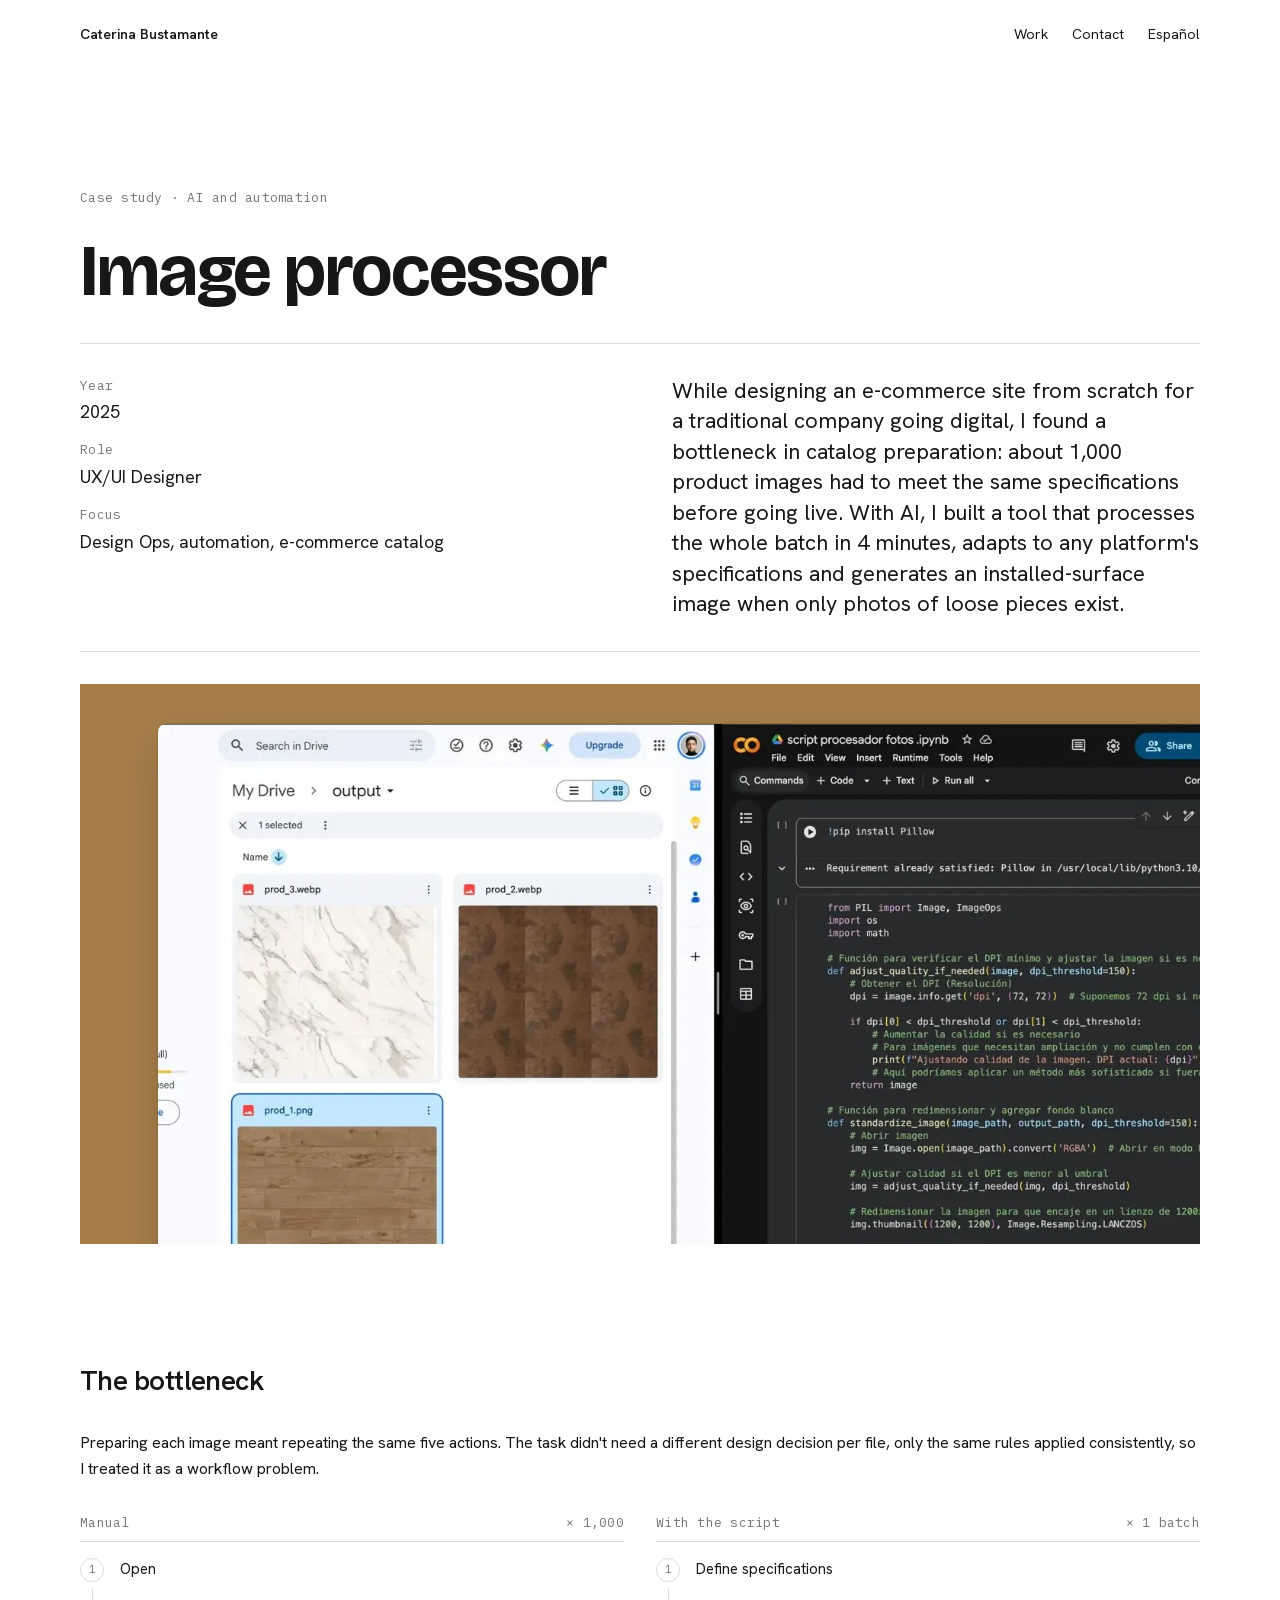
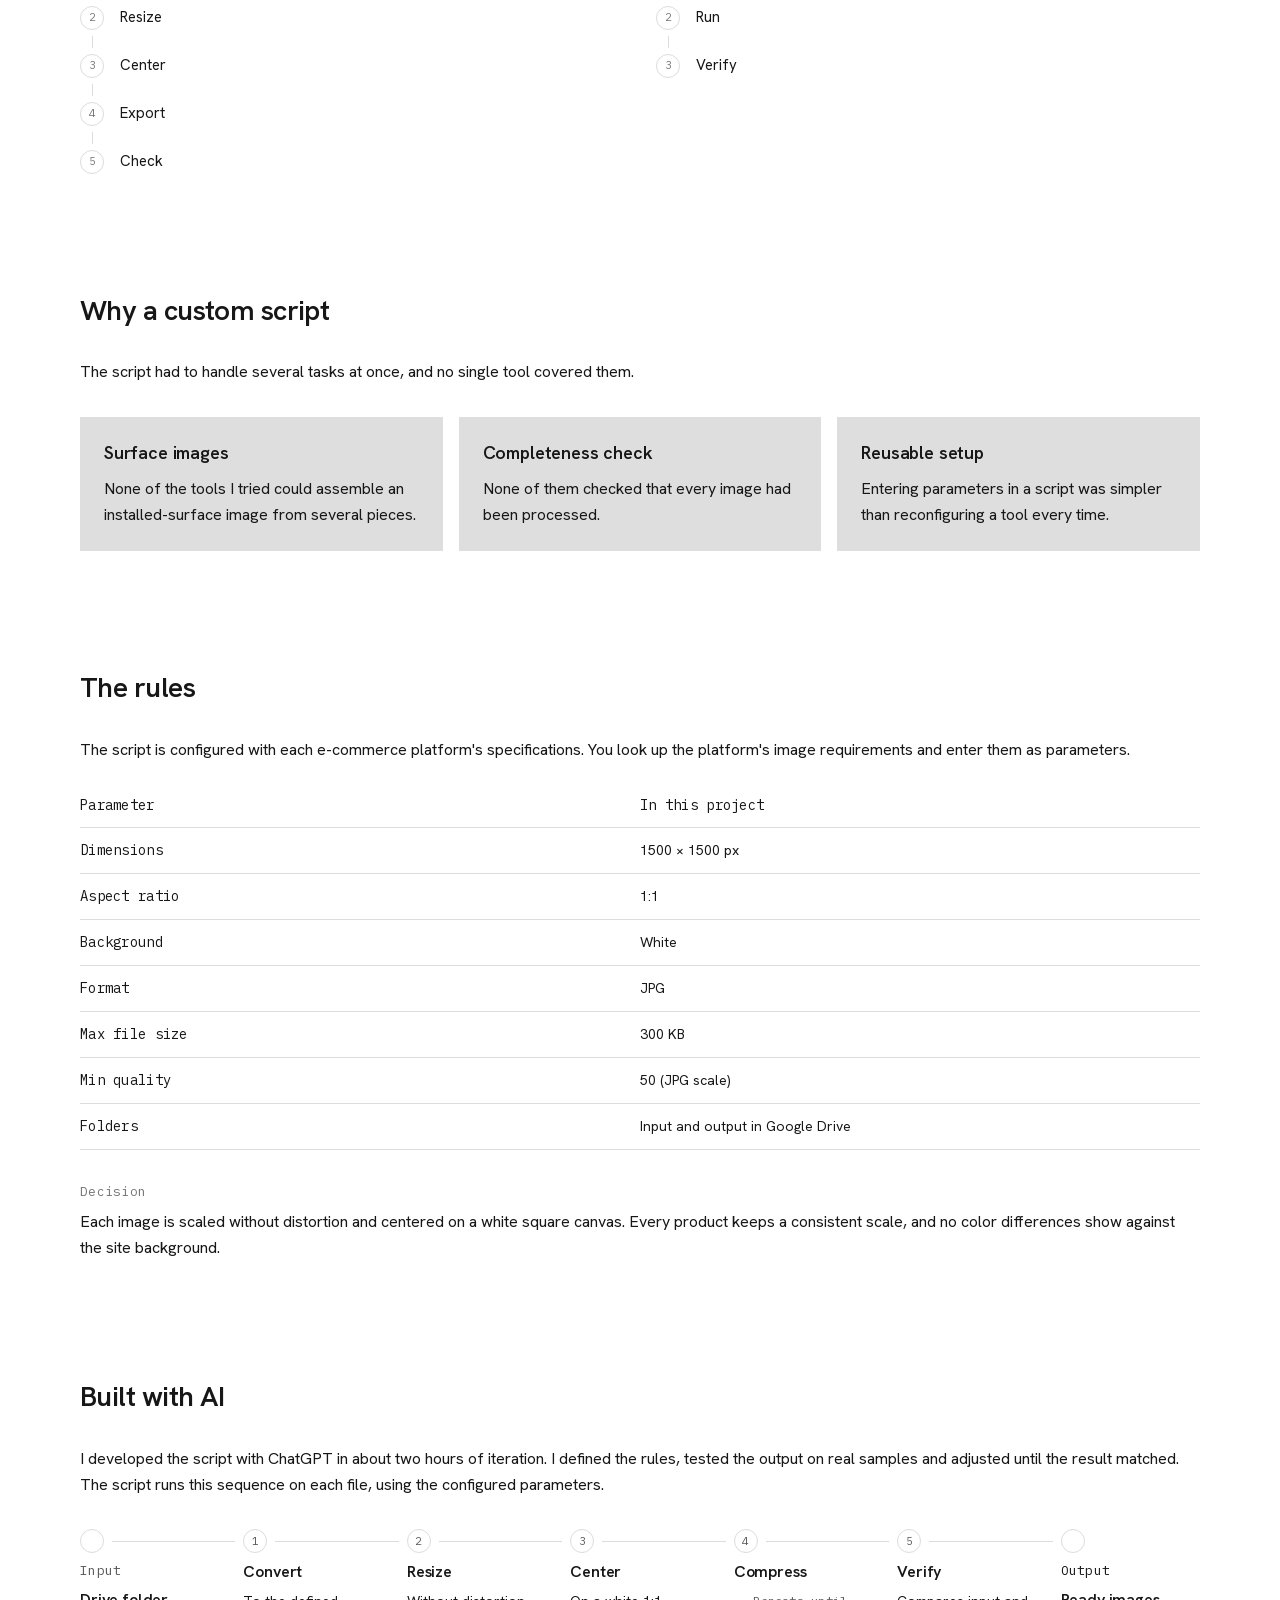
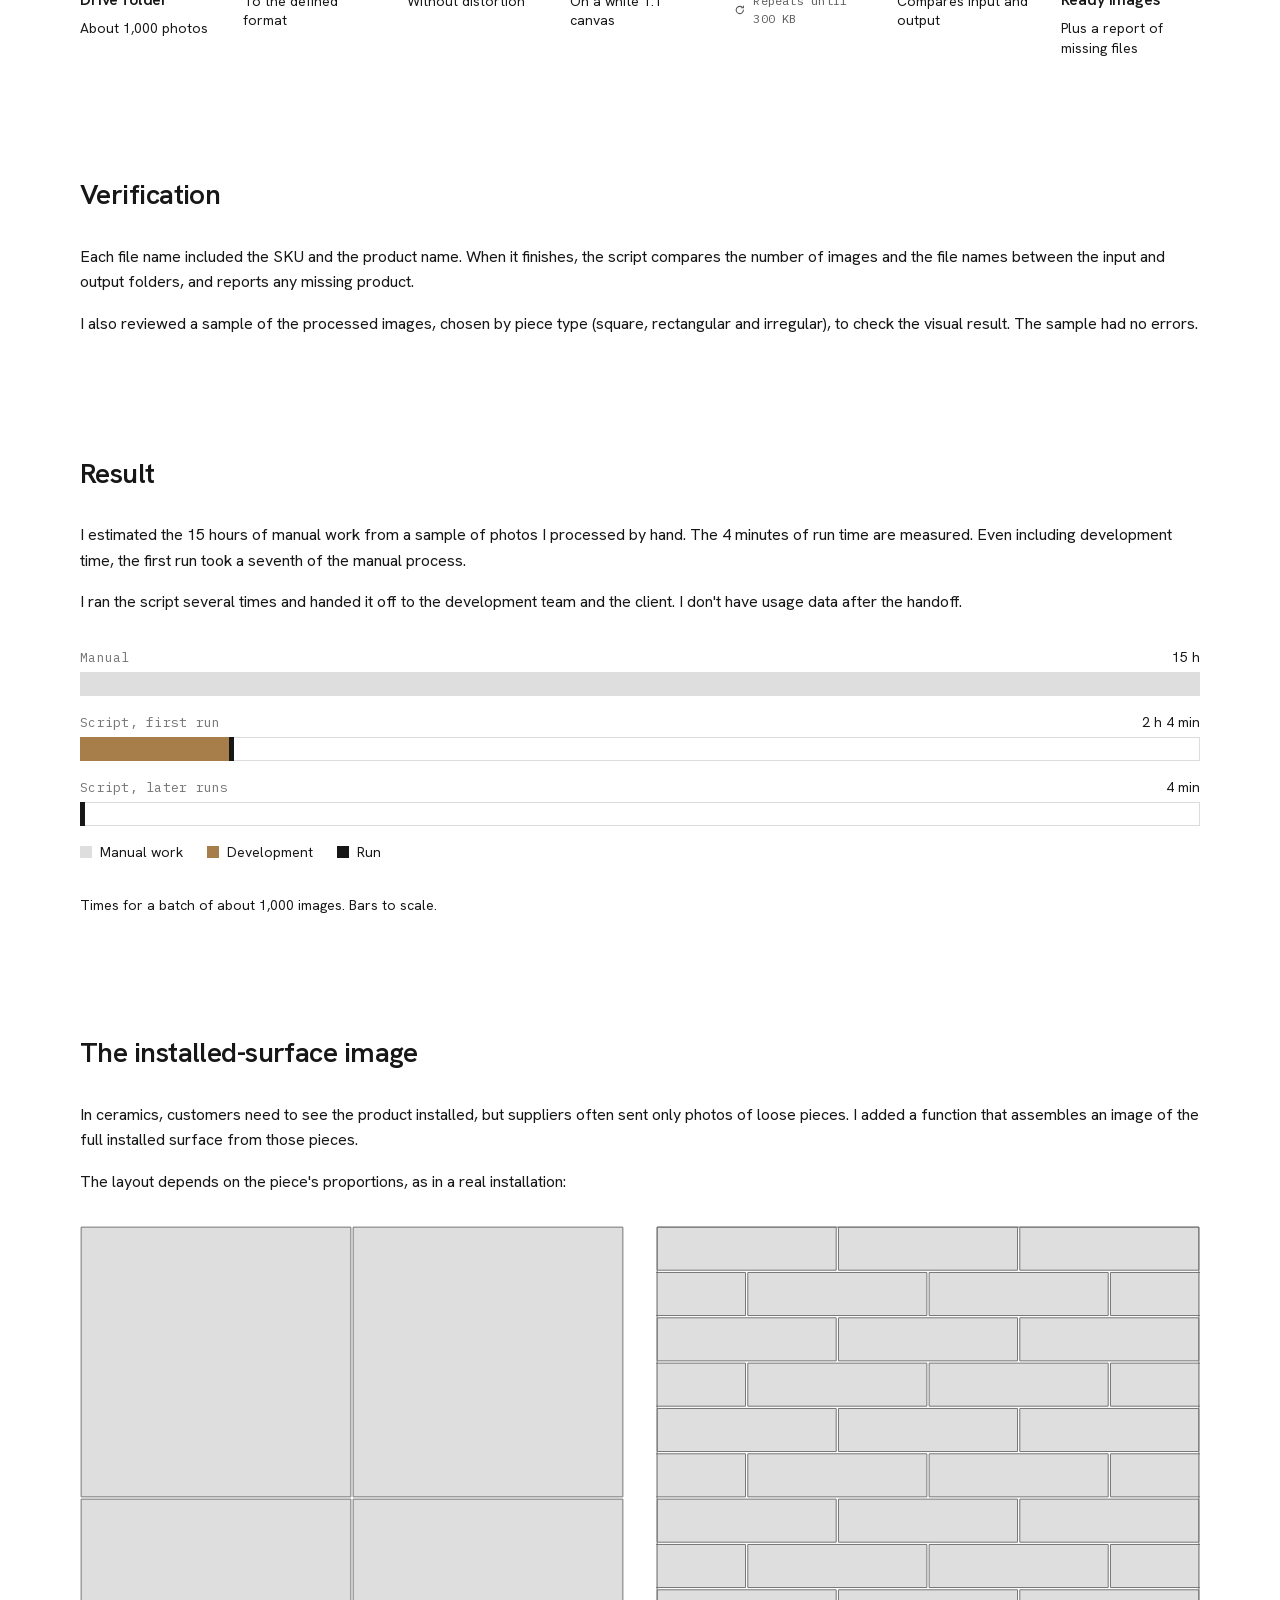
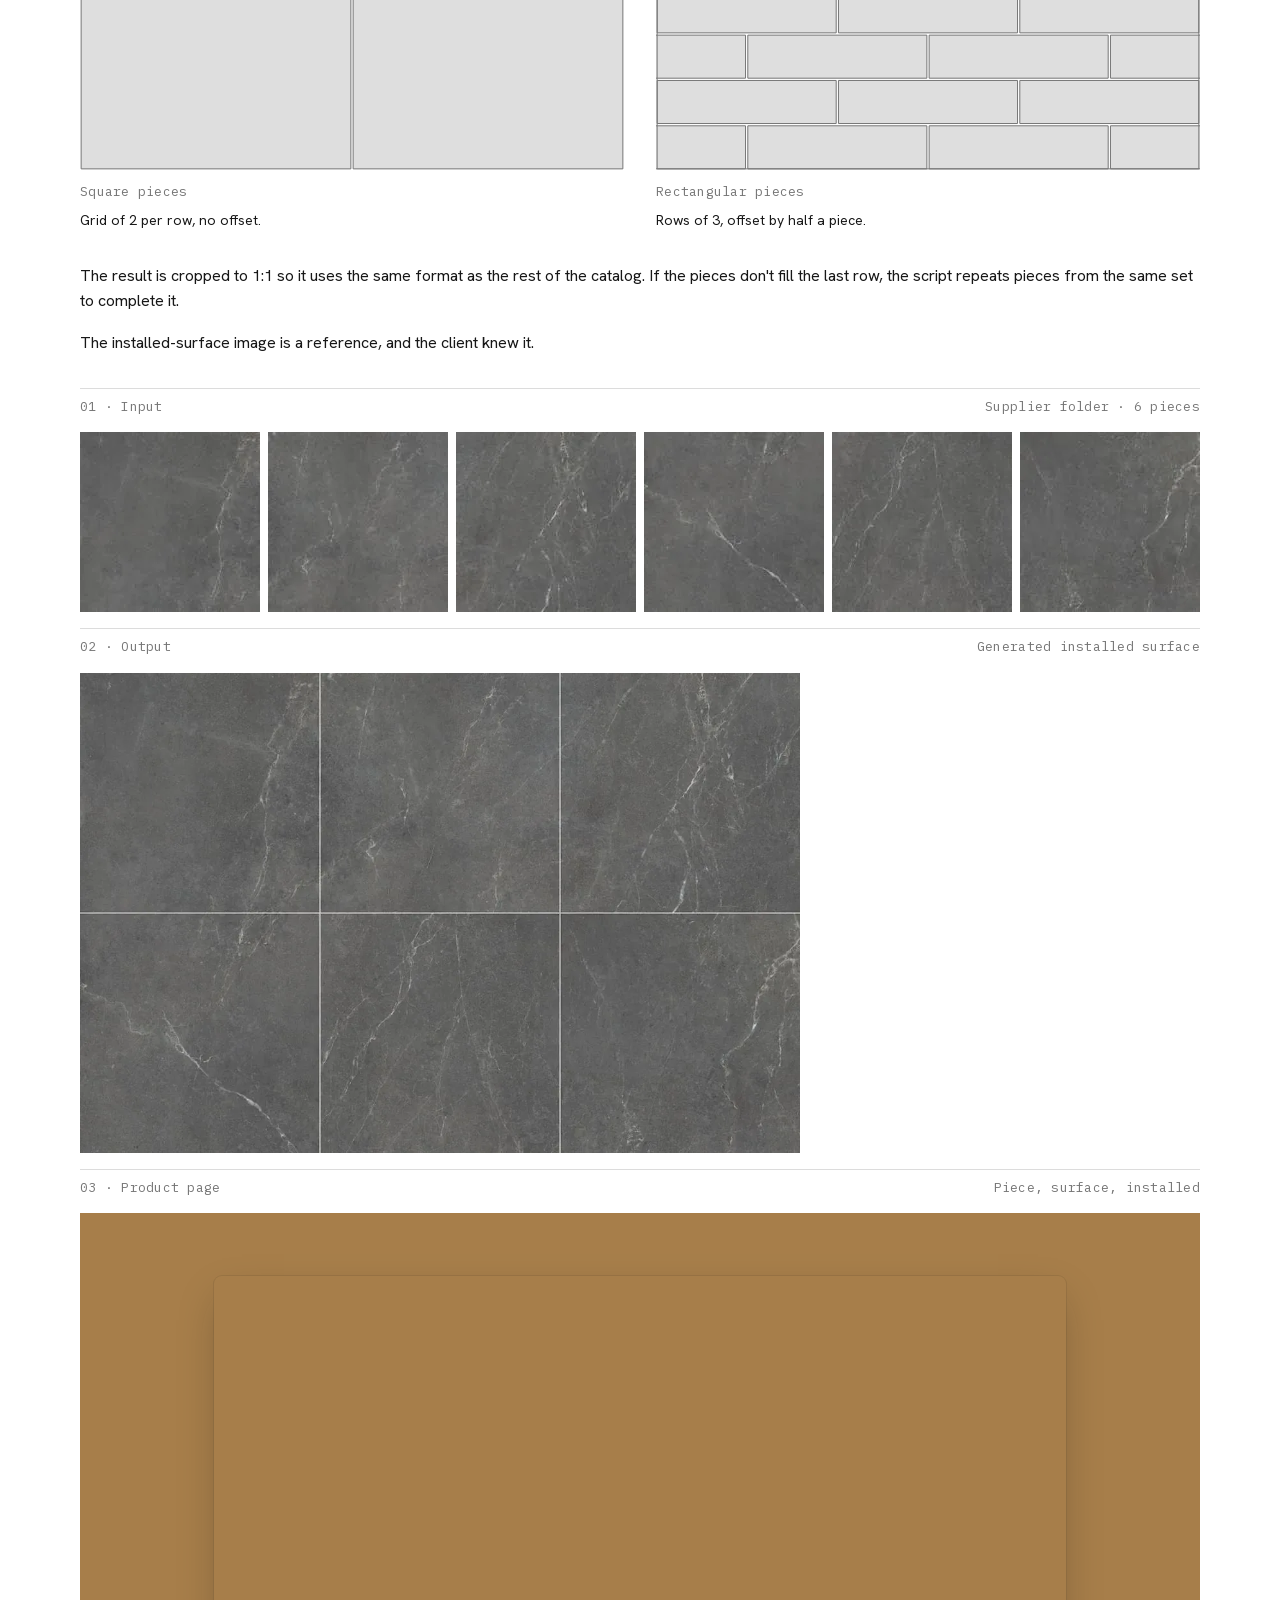
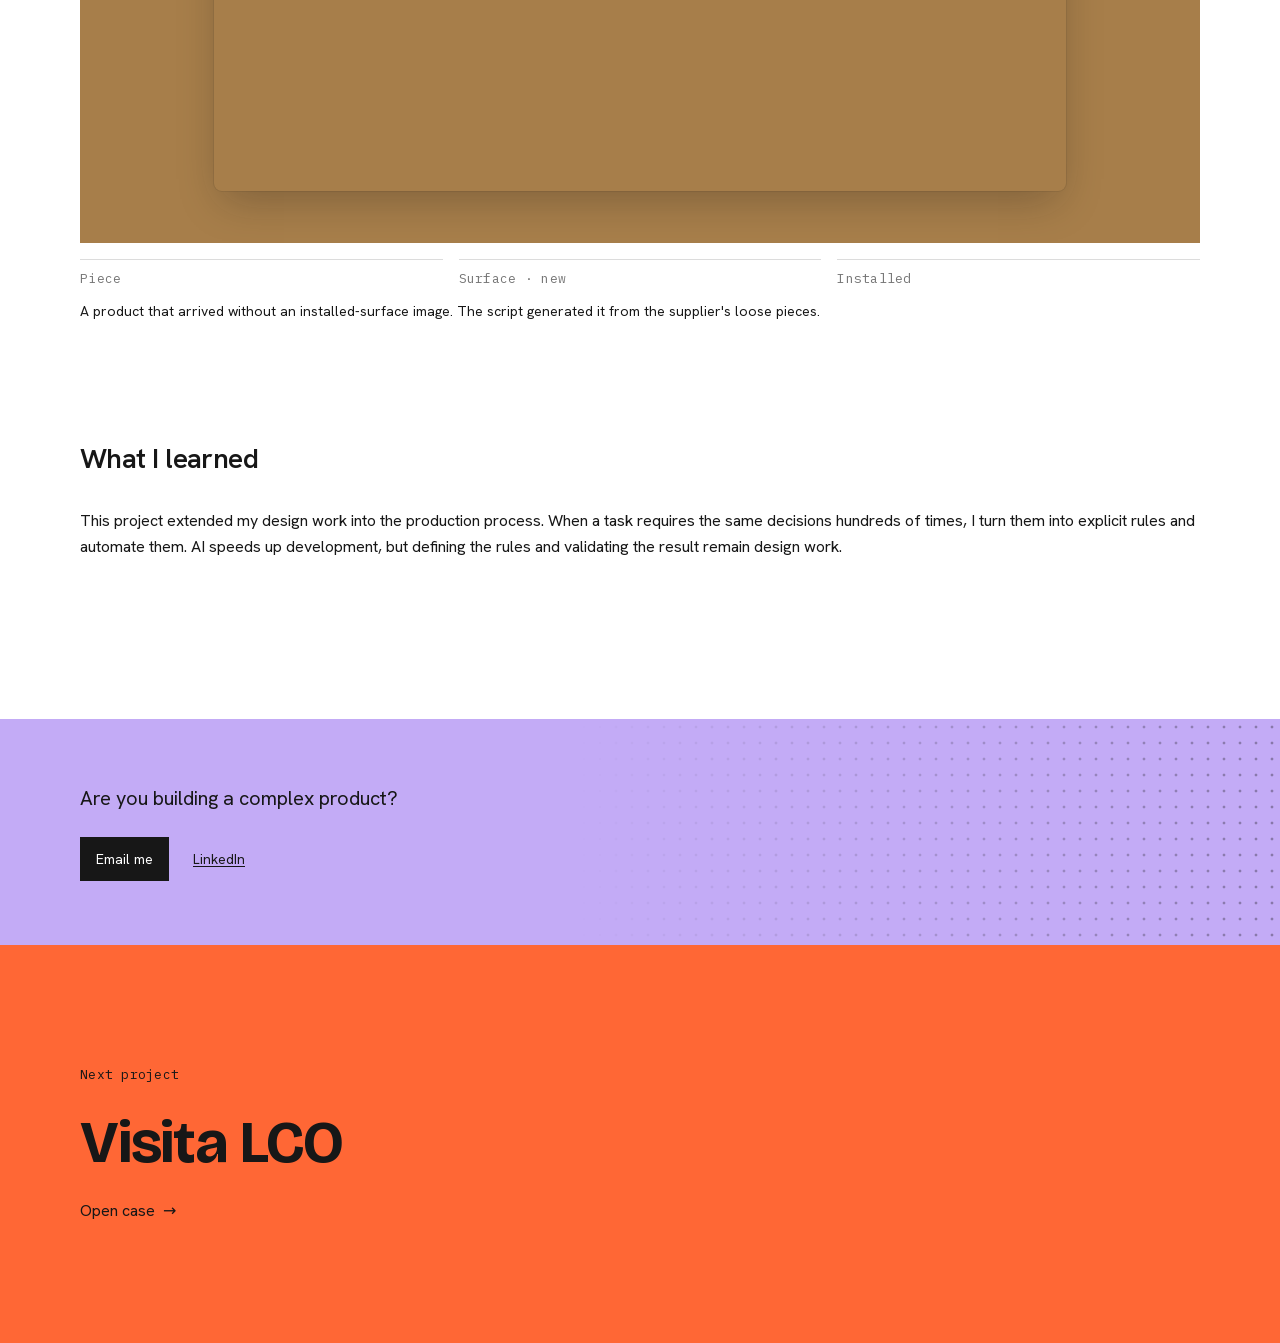
<file: en/work/image-processor/index.html>
<!doctype html>
<html lang="en">
<head>
<meta charset="utf-8">
<meta name="viewport" content="width=device-width,initial-scale=1,viewport-fit=cover">
<title>Image processor | Caterina Bustamante</title>
<meta name="description" content="While designing an e-commerce site from scratch for a traditional company going digital, I found a bottleneck in catalog preparation: about 1,000 product images had to meet the same specifications before going live.">
<link rel="canonical" href="https://caterina.work/en/work/image-processor/">
<link rel="alternate" hreflang="es" href="https://caterina.work/work/image-processor/">
<link rel="alternate" hreflang="en" href="https://caterina.work/en/work/image-processor/">
<meta property="og:type" content="article">
<meta property="og:title" content="Image processor | Caterina Bustamante">
<meta property="og:description" content="While designing an e-commerce site from scratch for a traditional company going digital, I found a bottleneck in catalog preparation: about 1,000 product images had to meet the same specifications before going live.">
<meta property="og:url" content="https://caterina.work/en/work/image-processor/">
<meta property="og:image" content="https://caterina.work/assets/img/og/og-image-processor-en.jpg">
<meta property="og:image:width" content="1200">
<meta property="og:image:height" content="630">
<meta property="og:image:alt" content="Image processor: case study by Caterina Bustamante.">
<meta name="twitter:card" content="summary_large_image">
<link rel="preload" href="../../../assets/fonts/bricolage-grotesque.woff2" as="font" type="font/woff2" crossorigin>
<link rel="preload" href="../../../assets/fonts/hanken-grotesk.woff2" as="font" type="font/woff2" crossorigin>
<link rel="stylesheet" href="../../../css/styles.css">
</head>
<body>

<header class="wrap">
  <nav class="site-head" aria-label="Main">
    <a class="name" href="../../">Caterina Bustamante</a>
    <a href="../../#work">Work</a>
    <div class="site-head-end">
      <a href="#contact">Contact</a>
      <a href="../../../work/image-processor/" hreflang="es" lang="es">Español</a>
    </div>
  </nav>
</header>

<main class="wrap t-ochre">
<div class="intro">
  <div class="intro-text">
    <span class="label">Case study · AI and automation</span>
    <h1 class="title">Image processor</h1>
  </div>
  <div class="intro-cols">
  <p class="lede">While designing an <span class="nb">e-commerce</span> site from scratch for a traditional company going digital, I found a bottleneck in catalog preparation: about 1,000 product images had to meet the same specifications before going live. With AI, I built a tool that processes the whole batch in 4 minutes, adapts to any platform's specifications and generates an installed-surface image when only photos of loose pieces exist.</p>
  <dl class="meta">
    <div><dt class="label">Year</dt><dd>2025</dd></div>
    <div><dt class="label">Role</dt><dd>UX/UI Designer</dd></div>
    <div><dt class="label">Focus</dt><dd>Design Ops, automation, <span class="nb">e-commerce</span> catalog</dd></div>
  </dl>
  </div>
  <figure class="tile"><img src="../../../assets/img/image-processor/hero.webp" width="1469" height="812" alt="Google Drive output folder with processed tile images next to the Colab notebook that runs the script."></figure>
</div>

<section>
  <h2>The bottleneck</h2>
  <div class="prose"><p>Preparing each image meant repeating the same five actions. The task didn't need a different design decision per file, only the same rules applied consistently, so I treated it as a workflow problem.</p></div>
  <div class="cmpf" role="img" aria-label="Manual process: five actions repeated for each of the 1,000 images. With the script: define specifications, run and verify, once per batch.">
    <div><div class="cmpf-head"><span class="label">Manual</span><span class="label num">× 1,000</span></div><ol class="cmpf-list"><li><span class="step-n">1</span><span>Open</span></li><li><span class="step-n">2</span><span>Resize</span></li><li><span class="step-n">3</span><span>Center</span></li><li><span class="step-n">4</span><span>Export</span></li><li><span class="step-n">5</span><span>Check</span></li></ol></div>
    <div class="cmpf-script"><div class="cmpf-head"><span class="label">With the script</span><span class="label num">× 1 batch</span></div><ol class="cmpf-list"><li><span class="step-n">1</span><span>Define specifications</span></li><li><span class="step-n">2</span><span>Run</span></li><li><span class="step-n">3</span><span>Verify</span></li></ol></div>
  </div>
</section>

<section>
  <h2>Why a custom script</h2>
  <div class="prose"><p>The script had to handle several tasks at once, and no single tool covered them.</p></div>
  <ul class="reasons" aria-label="Reasons for a custom script">
    <li class="reason"><h3>Surface images</h3><p>None of the tools I tried could assemble an installed-surface image from several pieces.</p></li>
    <li class="reason"><h3>Completeness check</h3><p>None of them checked that every image had been processed.</p></li>
    <li class="reason"><h3>Reusable setup</h3><p>Entering parameters in a script was simpler than reconfiguring a tool every time.</p></li>
  </ul>
</section>

<section>
  <h2>The rules</h2>
  <div class="prose"><p>The script is configured with each <span class="nb">e-commerce</span> platform's specifications. You look up the platform's image requirements and enter them as parameters.</p></div>
  <div class="scroll">
    <table class="cmp">
      <thead><tr><th scope="col">Parameter</th><th scope="col">In this project</th></tr></thead>
      <tbody>
        <tr><th scope="row">Dimensions</th><td class="num">1500 × 1500 px</td></tr>
        <tr><th scope="row">Aspect ratio</th><td class="num">1:1</td></tr>
        <tr><th scope="row">Background</th><td>White</td></tr>
        <tr><th scope="row">Format</th><td>JPG</td></tr>
        <tr><th scope="row">Max file size</th><td class="num">300 KB</td></tr>
        <tr><th scope="row">Min quality</th><td class="num">50 (JPG scale)</td></tr>
        <tr><th scope="row">Folders</th><td>Input and output in Google Drive</td></tr>
      </tbody>
    </table>
  </div>
  <div class="prose"><p><span class="label k">Decision</span>Each image is scaled without distortion and centered on a white square canvas. Every product keeps a consistent scale, and no color differences show against the site background.</p></div>
</section>

<section>
  <h2>Built with AI</h2>
  <div class="prose"><p>I developed the script with ChatGPT in about two hours of iteration. I defined the rules, tested the output on real samples and adjusted until the result matched. The script runs this sequence on each file, using the configured parameters.</p></div>
  <ol class="pipe" aria-label="Script flow: input folder, convert, resize, center, compress until it meets the max size, verify, output folder and report">
    <li class="pnode end"><span class="step-n" aria-hidden="true"></span><span class="label">Input</span><b>Drive folder</b><span>About 1,000 photos</span></li>
    <li class="pnode"><span class="step-n">1</span><b>Convert</b><span>To the defined format</span></li>
    <li class="pnode"><span class="step-n">2</span><b>Resize</b><span>Without distortion</span></li>
    <li class="pnode"><span class="step-n">3</span><b>Center</b><span>On a white 1:1 canvas</span></li>
    <li class="pnode"><span class="step-n">4</span><b>Compress</b><span class="loop label"><svg width="14" height="14" viewBox="0 0 16 16" fill="none" stroke="currentColor" stroke-width="1.5" stroke-linecap="round" stroke-linejoin="round" aria-hidden="true"><path d="M13 8a5 5 0 1 1-1.5-3.6"/><path d="M13 2.5v2.5h-2.5"/></svg>Repeats until 300 KB</span></li>
    <li class="pnode"><span class="step-n">5</span><b>Verify</b><span>Compares input and output</span></li>
    <li class="pnode out"><span class="step-n" aria-hidden="true"></span><span class="label">Output</span><b>Ready images</b><span>Plus a report of missing files</span></li>
  </ol>
</section>

<section>
  <h2>Verification</h2>
  <div class="prose">
    <p>Each file name included the SKU and the product name. When it finishes, the script compares the number of images and the file names between the input and output folders, and reports any missing product.</p>
    <p>I also reviewed a sample of the processed images, chosen by piece type (square, rectangular and irregular), to check the visual result. The sample had no errors.</p>
  </div>
</section>

<section>
  <h2>Result</h2>
  <div class="prose">
    <p>I estimated the 15 hours of manual work from a sample of photos I processed by hand. The 4 minutes of run time are measured. Even including development time, the first run took a seventh of the manual process.</p>
    <p>I ran the script several times and handed it off to the development team and the client. I don't have usage data after the handoff.</p>
  </div>
  <div class="bars" role="img" aria-label="Manual process: 15 hours, estimated. First run with the script: 2 hours of development plus 4 minutes of run time. Later runs: 4 minutes.">
    <div class="bar"><div class="bar-top"><span class="label">Manual</span><span class="num">15 h</span></div><div class="track"><div class="seg manual" style="width:100%"></div></div></div>
    <div class="bar"><div class="bar-top"><span class="label">Script, first run</span><span class="num">2 h 4 min</span></div><div class="track"><div class="seg dev" style="width:13.33%"></div><div class="seg run" style="width:.44%"></div></div></div>
    <div class="bar"><div class="bar-top"><span class="label">Script, later runs</span><span class="num">4 min</span></div><div class="track"><div class="seg run" style="width:.44%"></div></div></div>
    <div class="legend small"><span><i class="sw seg manual"></i>Manual work</span><span><i class="sw seg dev"></i>Development</span><span><i class="sw seg run"></i>Run</span></div>
  </div>
  <p class="small">Times for a batch of about 1,000 images. Bars to scale.</p>
</section>

<section>
  <h2>The installed-surface image</h2>
  <div class="prose">
    <p>In ceramics, customers need to see the product installed, but suppliers often sent only photos of loose pieces. I added a function that assembles an image of the full installed surface from those pieces.</p>
    <p>The layout depends on the piece's proportions, as in a real installation:</p>
  </div>
  <div class="pats">
    <figure><svg viewBox="0 0 240 240" class="pat" role="img" aria-label="Square pieces in a grid of 2 per row, no offset" xmlns="http://www.w3.org/2000/svg"><rect x="0.5" y="0.5" width="119" height="119"/><rect x="120.5" y="0.5" width="119" height="119"/><rect x="0.5" y="120.5" width="119" height="119"/><rect x="120.5" y="120.5" width="119" height="119"/></svg><figcaption><span class="label k">Square pieces</span>Grid of 2 per row, no offset.</figcaption></figure>
    <figure><svg viewBox="0 0 240 240" class="pat" role="img" aria-label="Rectangular pieces in rows of 3 offset by half a piece, cropped to 1:1" xmlns="http://www.w3.org/2000/svg"><defs><clipPath id="c"><rect width="240" height="240"/></clipPath></defs><g clip-path="url(#c)"><rect x="-79.5" y="0.5" width="79" height="19"/><rect x="0.5" y="0.5" width="79" height="19"/><rect x="80.5" y="0.5" width="79" height="19"/><rect x="160.5" y="0.5" width="79" height="19"/><rect x="-39.5" y="20.5" width="79" height="19"/><rect x="40.5" y="20.5" width="79" height="19"/><rect x="120.5" y="20.5" width="79" height="19"/><rect x="200.5" y="20.5" width="79" height="19"/><rect x="-79.5" y="40.5" width="79" height="19"/><rect x="0.5" y="40.5" width="79" height="19"/><rect x="80.5" y="40.5" width="79" height="19"/><rect x="160.5" y="40.5" width="79" height="19"/><rect x="-39.5" y="60.5" width="79" height="19"/><rect x="40.5" y="60.5" width="79" height="19"/><rect x="120.5" y="60.5" width="79" height="19"/><rect x="200.5" y="60.5" width="79" height="19"/><rect x="-79.5" y="80.5" width="79" height="19"/><rect x="0.5" y="80.5" width="79" height="19"/><rect x="80.5" y="80.5" width="79" height="19"/><rect x="160.5" y="80.5" width="79" height="19"/><rect x="-39.5" y="100.5" width="79" height="19"/><rect x="40.5" y="100.5" width="79" height="19"/><rect x="120.5" y="100.5" width="79" height="19"/><rect x="200.5" y="100.5" width="79" height="19"/><rect x="-79.5" y="120.5" width="79" height="19"/><rect x="0.5" y="120.5" width="79" height="19"/><rect x="80.5" y="120.5" width="79" height="19"/><rect x="160.5" y="120.5" width="79" height="19"/><rect x="-39.5" y="140.5" width="79" height="19"/><rect x="40.5" y="140.5" width="79" height="19"/><rect x="120.5" y="140.5" width="79" height="19"/><rect x="200.5" y="140.5" width="79" height="19"/><rect x="-79.5" y="160.5" width="79" height="19"/><rect x="0.5" y="160.5" width="79" height="19"/><rect x="80.5" y="160.5" width="79" height="19"/><rect x="160.5" y="160.5" width="79" height="19"/><rect x="-39.5" y="180.5" width="79" height="19"/><rect x="40.5" y="180.5" width="79" height="19"/><rect x="120.5" y="180.5" width="79" height="19"/><rect x="200.5" y="180.5" width="79" height="19"/><rect x="-79.5" y="200.5" width="79" height="19"/><rect x="0.5" y="200.5" width="79" height="19"/><rect x="80.5" y="200.5" width="79" height="19"/><rect x="160.5" y="200.5" width="79" height="19"/><rect x="-39.5" y="220.5" width="79" height="19"/><rect x="40.5" y="220.5" width="79" height="19"/><rect x="120.5" y="220.5" width="79" height="19"/><rect x="200.5" y="220.5" width="79" height="19"/></g><rect class="pat-border" x=".5" y=".5" width="239" height="239"/></svg><figcaption><span class="label k">Rectangular pieces</span>Rows of 3, offset by half a piece.</figcaption></figure>
  </div>
  <div class="prose">
    <p>The result is cropped to 1:1 so it uses the same format as the rest of the catalog. If the pieces don't fill the last row, the script repeats pieces from the same set to complete it.</p>
    <p>The installed-surface image is a reference, and the client knew it.</p>
  </div>
  <figure>
    <div class="pf">
      <div class="pf-head"><span class="label">01 · Input</span><span class="label">Supplier folder · 6 pieces</span></div>
      <div class="pf-tiles"><img src="../../../assets/img/image-processor/p1.webp" width="180" height="180" alt="Piece 1"><img src="../../../assets/img/image-processor/p2.webp" width="180" height="180" alt="Piece 2"><img src="../../../assets/img/image-processor/p3.webp" width="180" height="180" alt="Piece 3"><img src="../../../assets/img/image-processor/p4.webp" width="180" height="180" alt="Piece 4"><img src="../../../assets/img/image-processor/p5.webp" width="180" height="180" alt="Piece 5"><img src="../../../assets/img/image-processor/p6.webp" width="180" height="180" alt="Piece 6"></div>
      <div class="pf-head"><span class="label">02 · Output</span><span class="label">Generated installed surface</span></div>
      <img class="pf-pano" src="../../../assets/img/image-processor/surface.webp" width="1120" height="747" alt="Installed-surface image generated from the six pieces" loading="lazy">
      <div class="pf-head"><span class="label">03 · Product page</span><span class="label">Piece, surface, installed</span></div>
      <div class="an" role="img" aria-label="Product page gallery for El Bodegón de la Cerámica: the loose piece, the surface image generated by the script and the installed photo.">
        <div class="mock"><div class="an-frame"><img class="an-f an-f1" src="../../../assets/img/image-processor/g1.webp" width="1120" height="677" alt=""><img class="an-f an-f2" src="../../../assets/img/image-processor/g2.webp" width="1120" height="677" alt=""><img class="an-f an-f3" src="../../../assets/img/image-processor/g3.webp" width="1120" height="677" alt=""></div></div>
        <div class="an-steps"><div class="an-s an-s1"><span class="an-bar"></span><span class="label">Piece</span></div><div class="an-s an-s2"><span class="an-bar"></span><span class="label">Surface · new</span></div><div class="an-s an-s3"><span class="an-bar"></span><span class="label">Installed</span></div></div>
      </div>
    </div>
    <figcaption>A product that arrived without an installed-surface image. The script generated it from the supplier's loose pieces.</figcaption>
  </figure>
</section>

<section>
  <h2>What I learned</h2>
  <div class="prose"><p>This project extended my design work into the production process. When a task requires the same decisions hundreds of times, I turn them into explicit rules and automate them. AI speeds up development, but defining the rules and validating the result remain design work.</p></div>
</section>
</main>

<aside class="case-contact" id="contact" aria-label="Contact">
  <div class="wrap">
    <div class="case-contact-inner">
      <p class="lede case-contact-lead">Are you building a complex product?</p>
      <div class="case-contact-actions">
        <a class="btn" href="mailto:cate.bustamantec@gmail.com">Email me</a>
        <a href="https://www.linkedin.com/in/caterinabustamante" target="_blank" rel="noopener noreferrer">LinkedIn</a>
      </div>
    </div>
  </div>
</aside>

<footer class="next">
  <div class="wrap">
    <a href="../visita-lco/"><span class="label">Next project</span><span class="title title--xl">Visita LCO</span><span class="go">Open case <span aria-hidden="true">→</span></span></a>
  </div>
</footer>

</body>
</html>
</file>
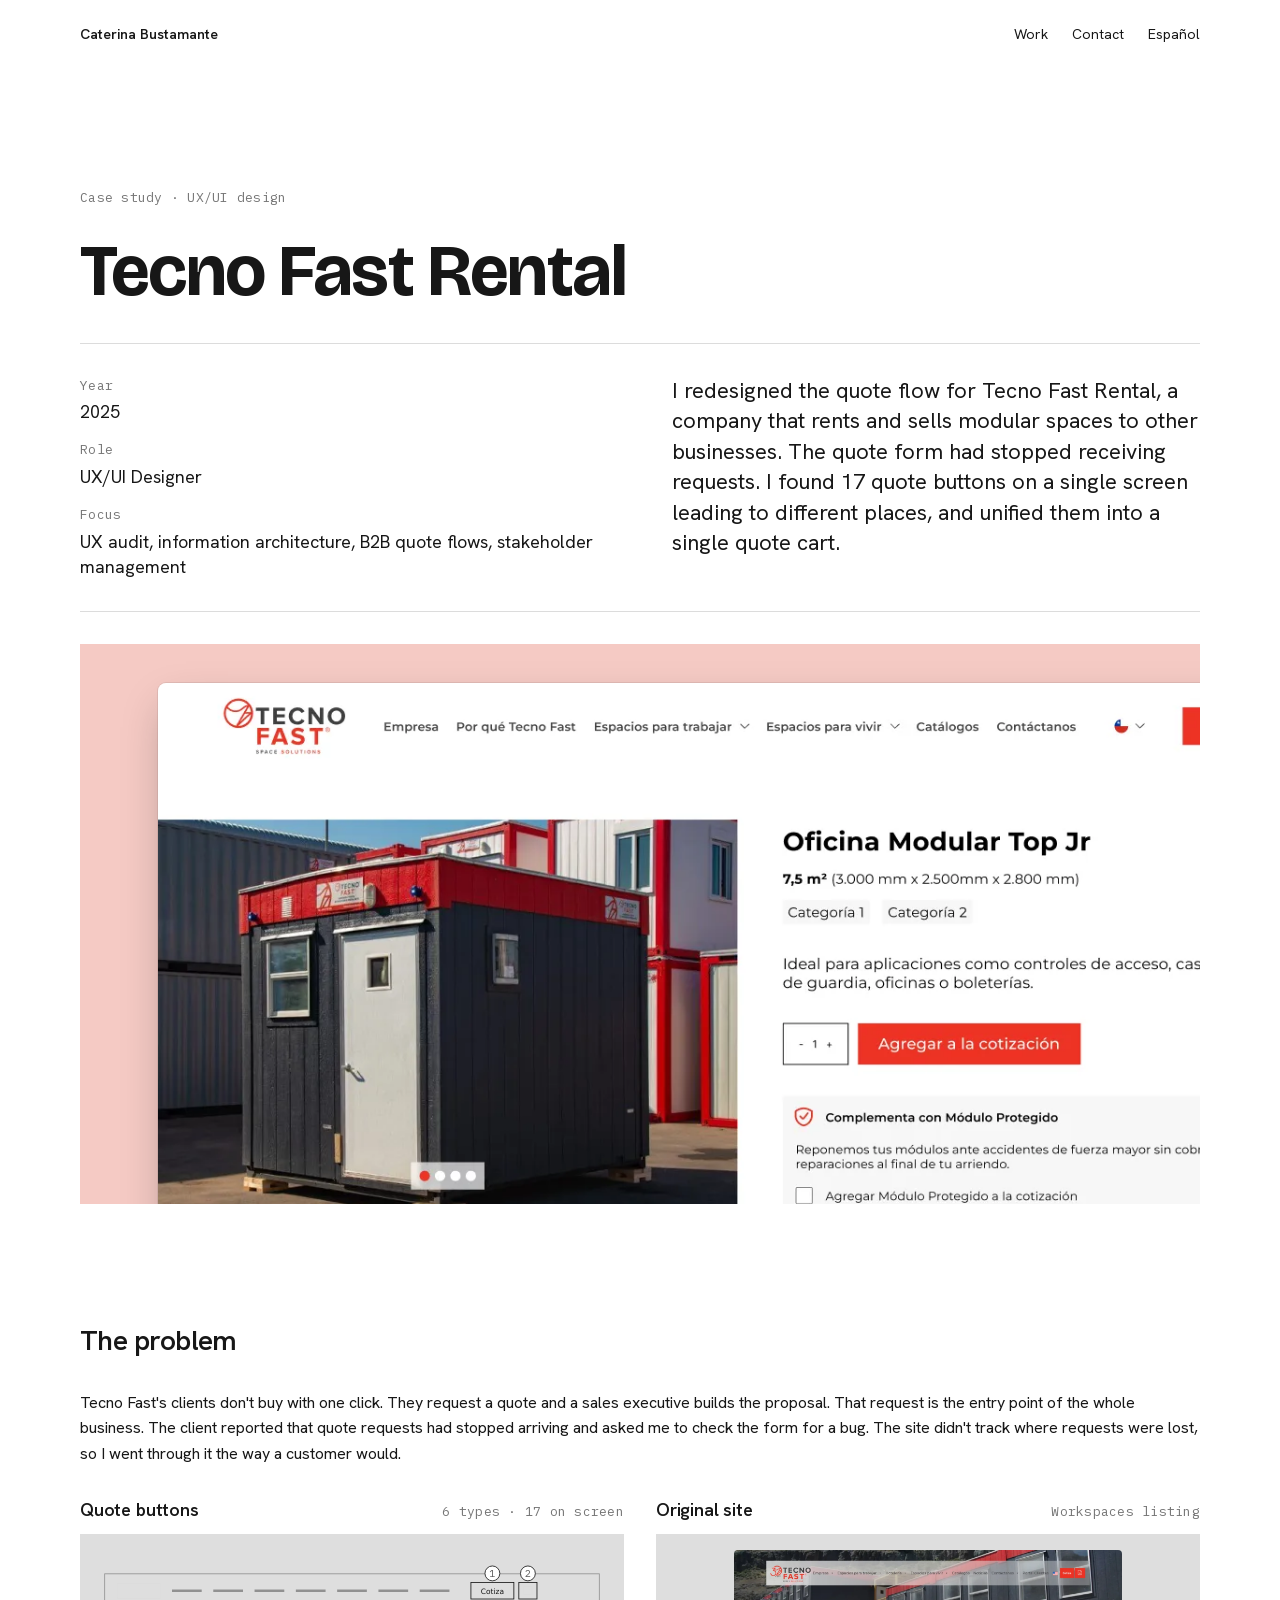
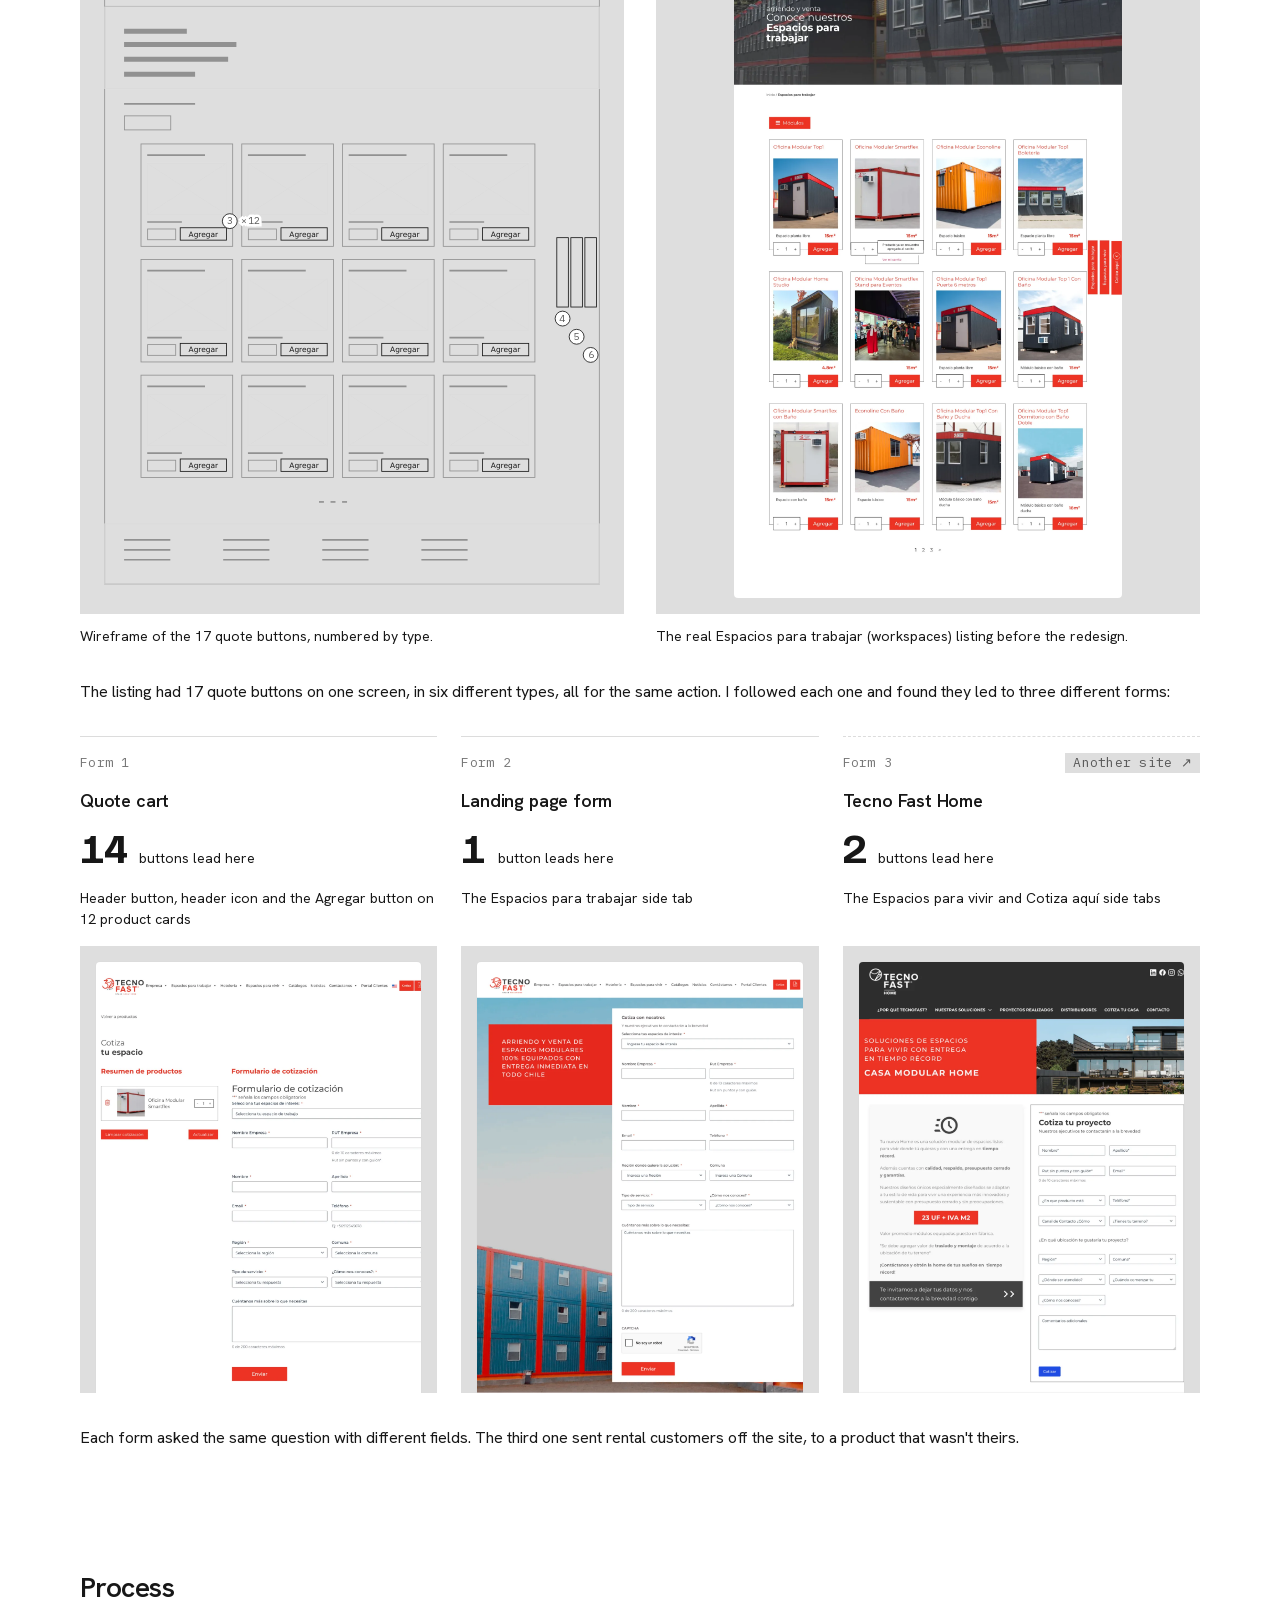
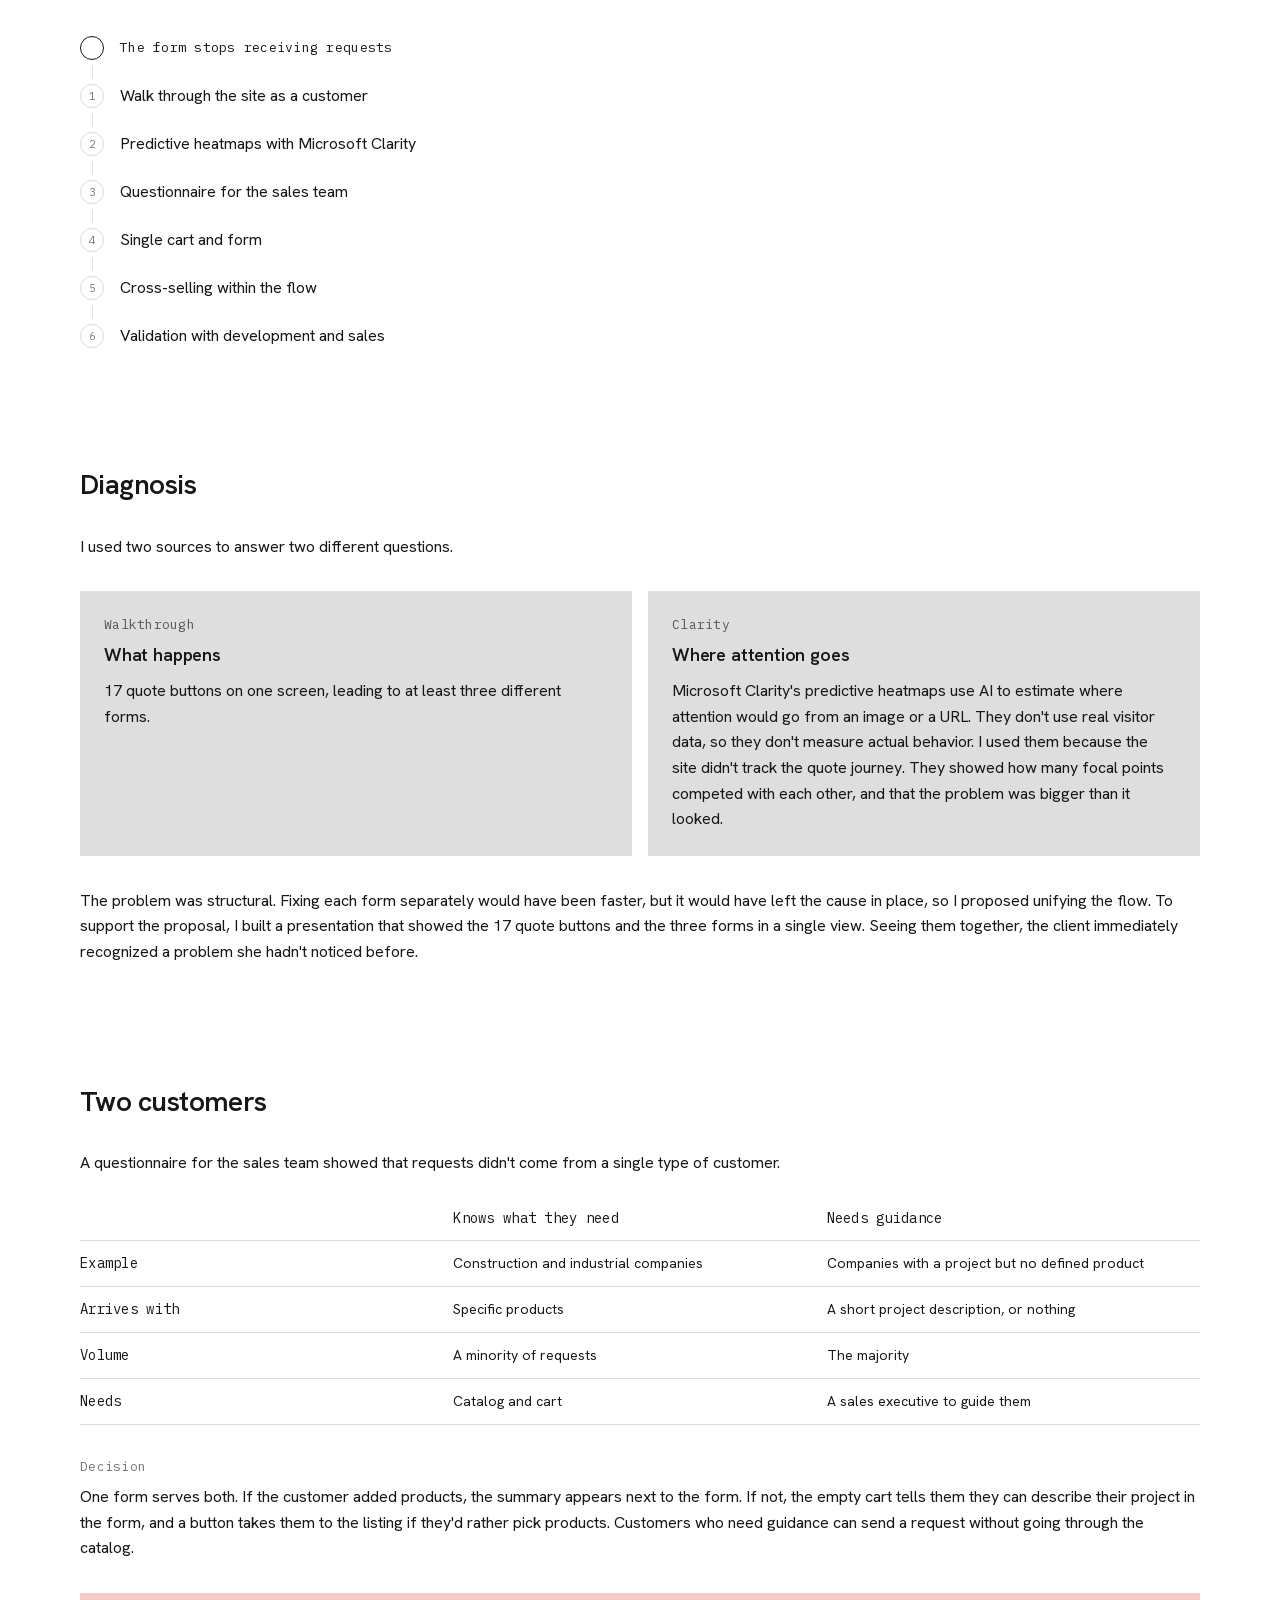
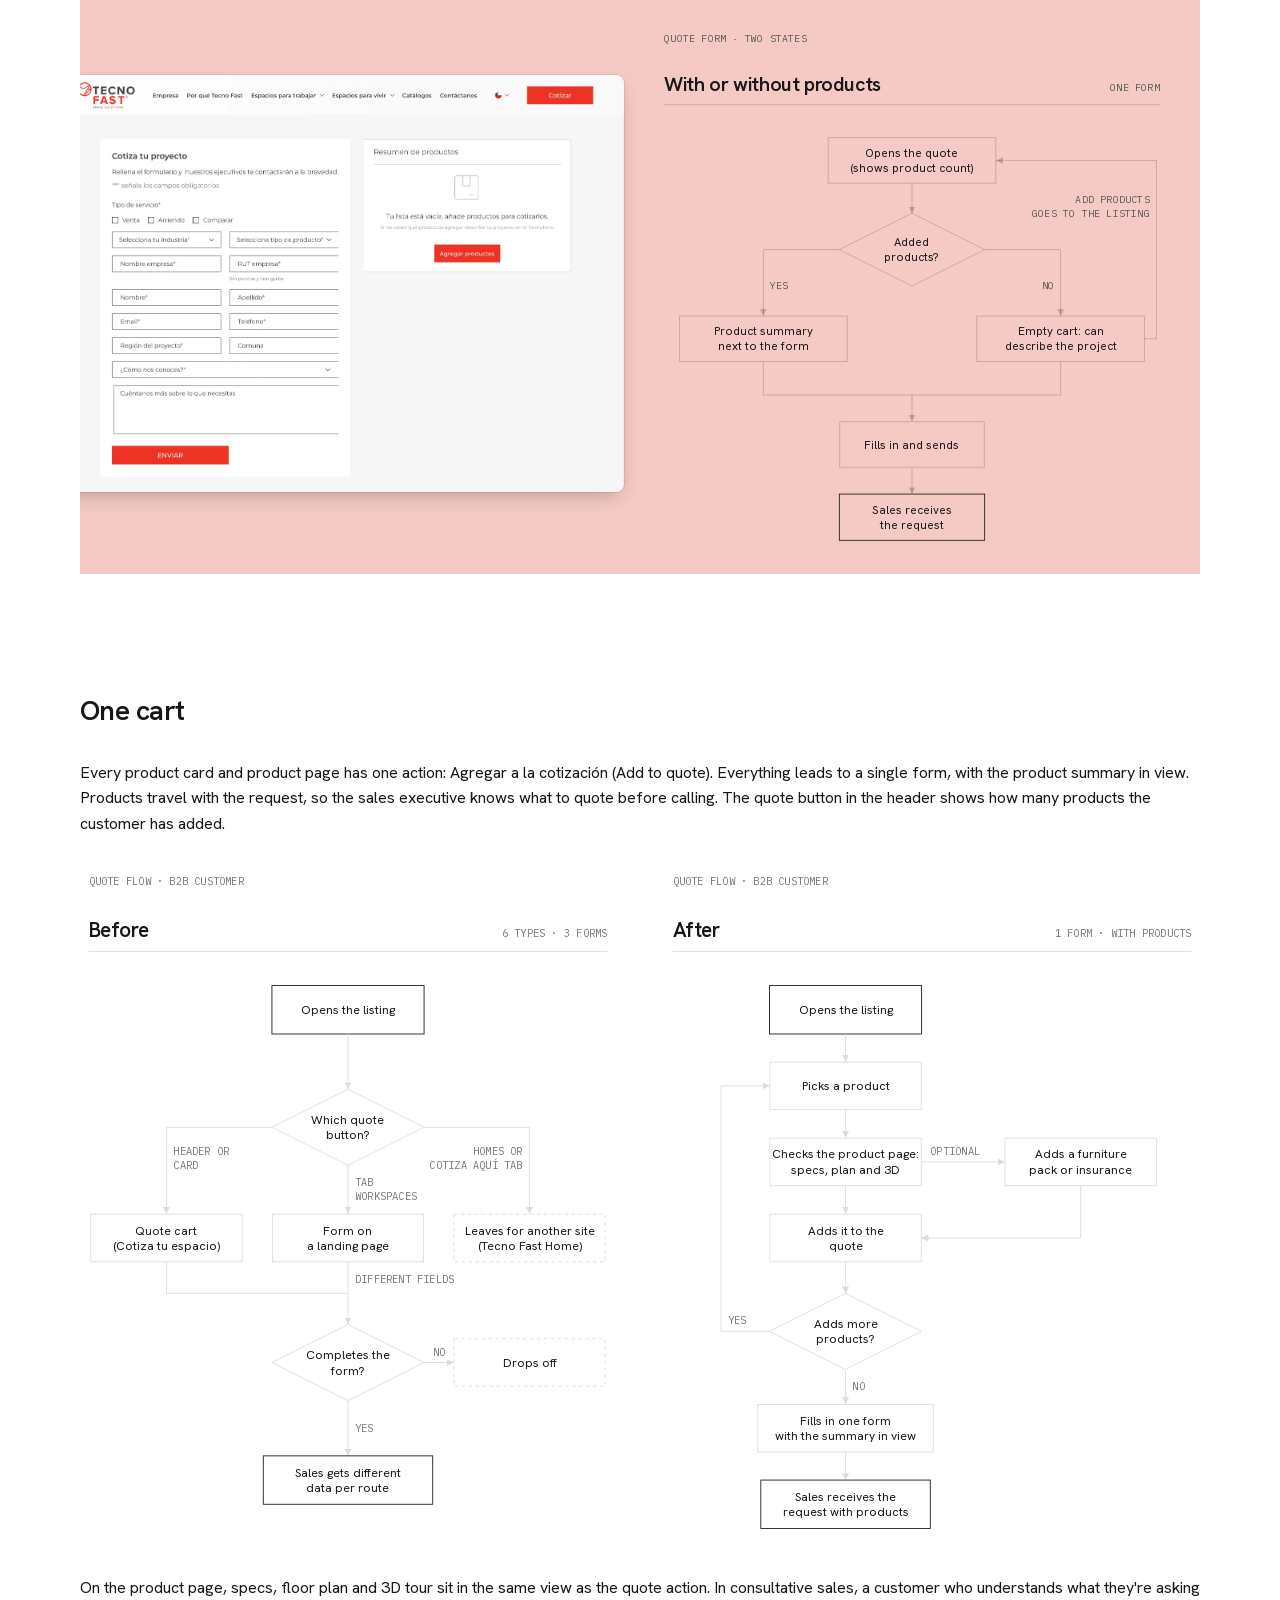
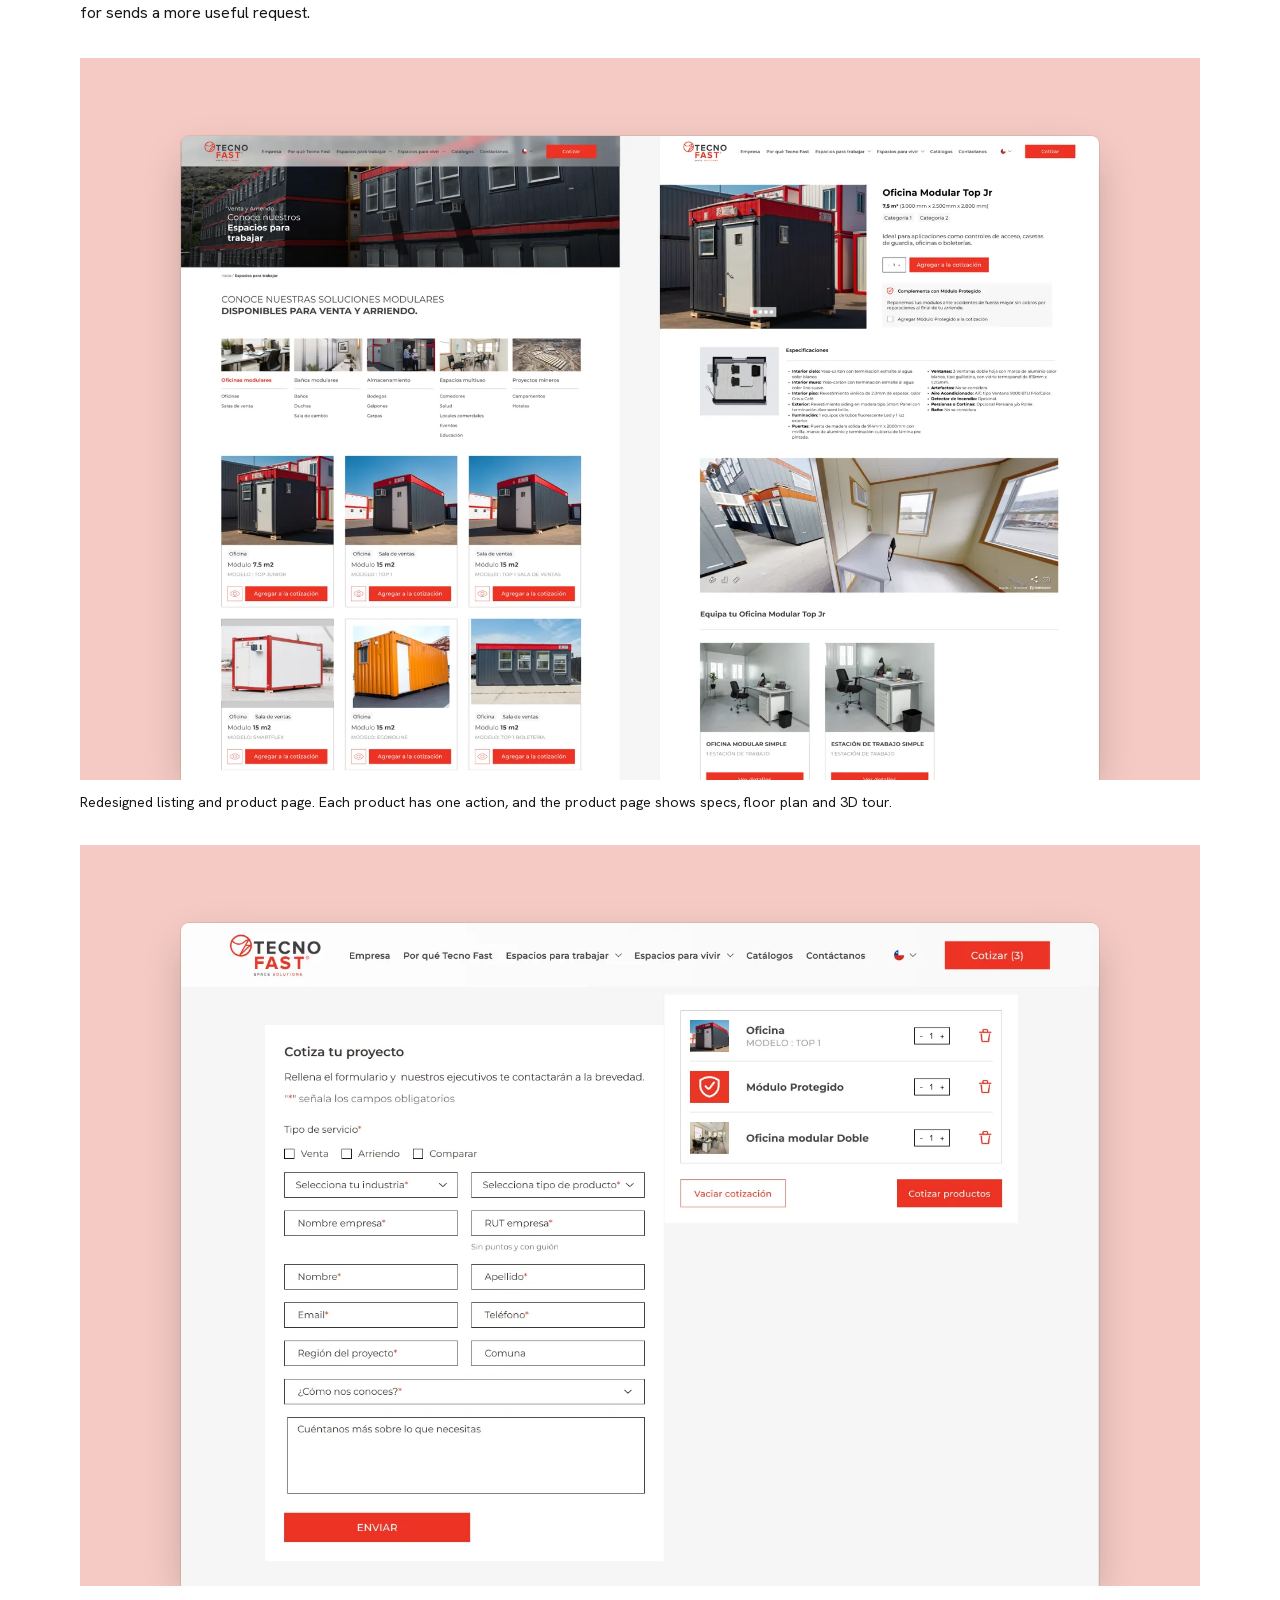
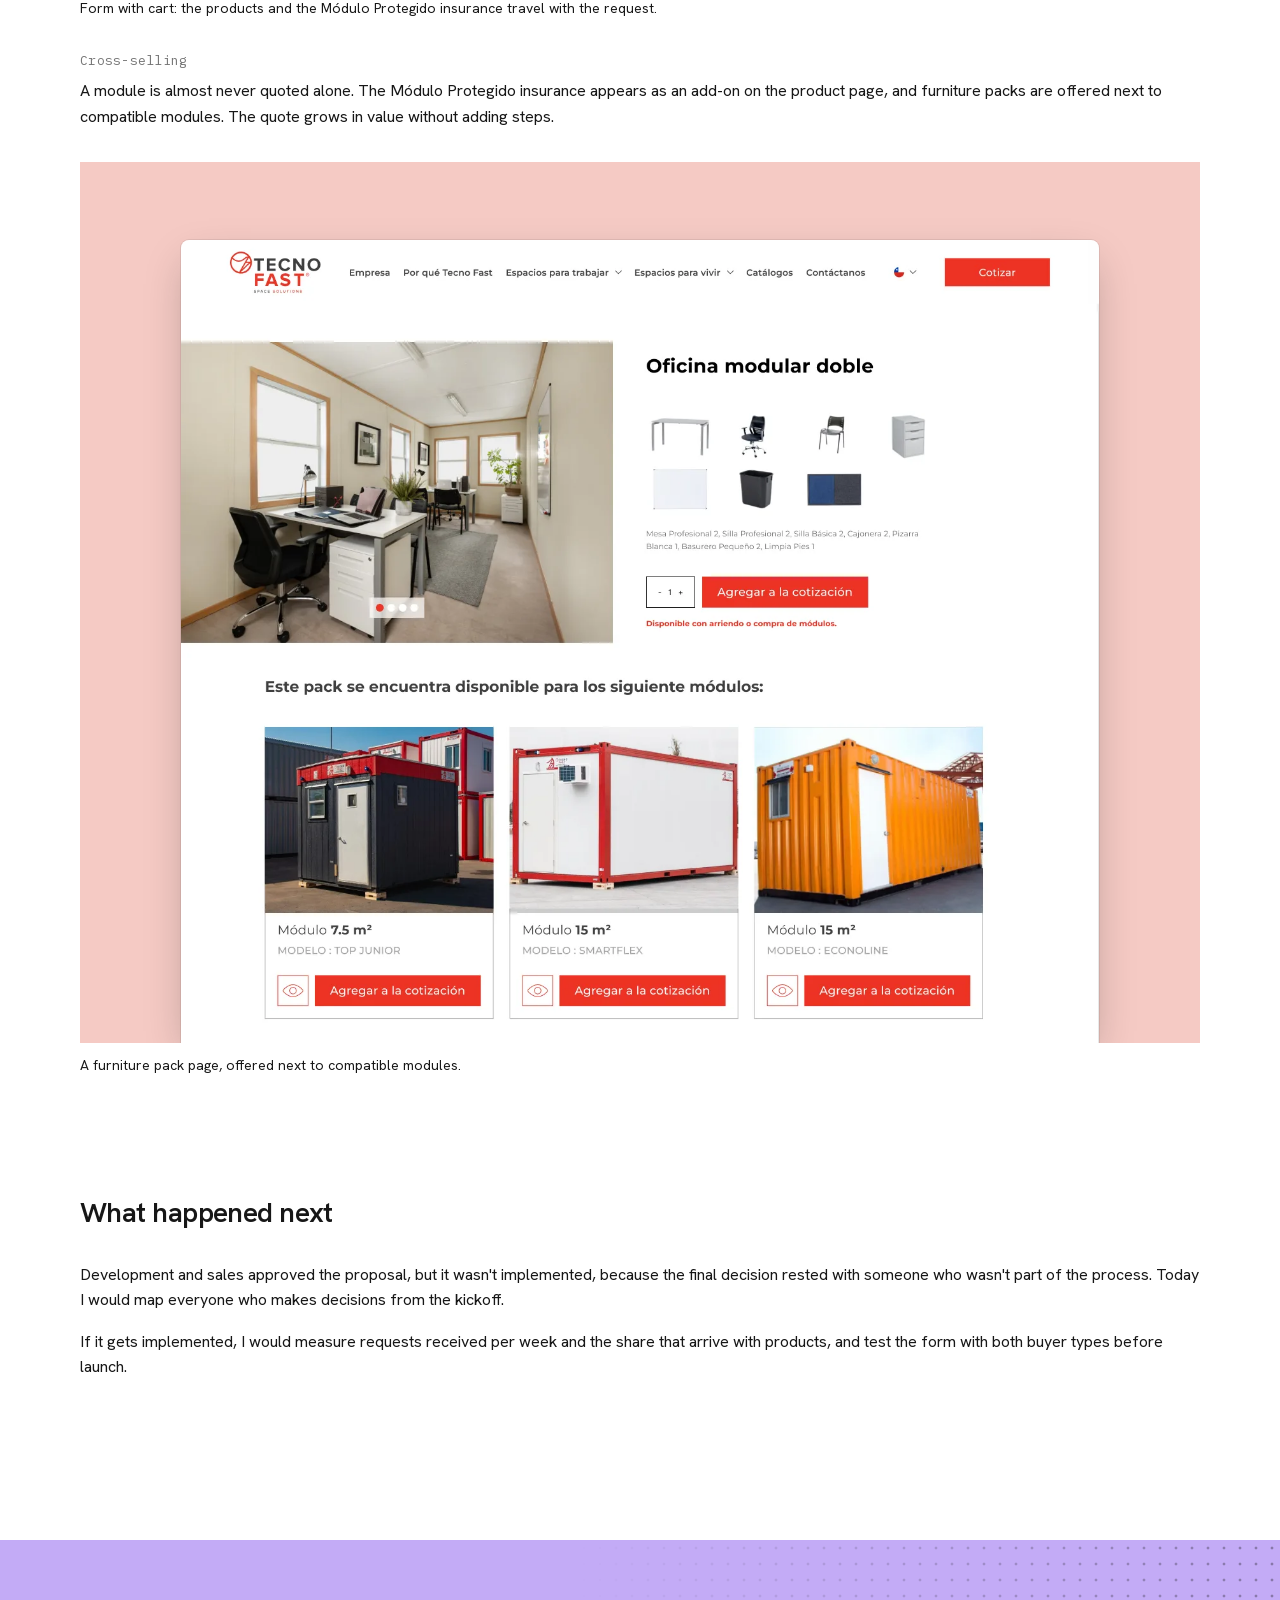
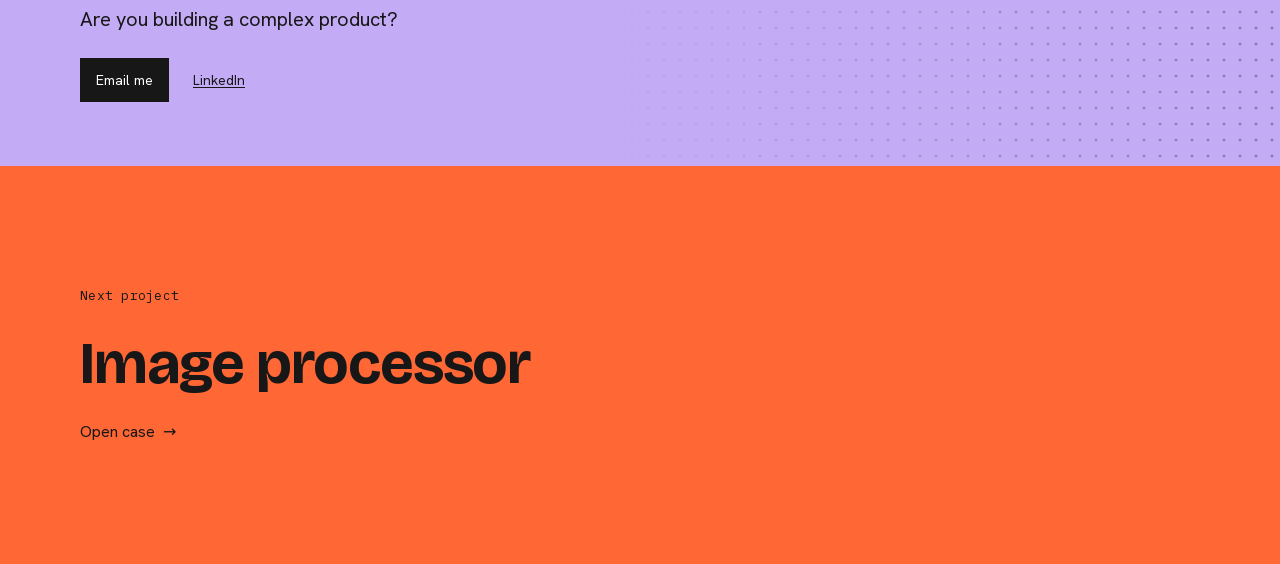
<file: en/work/tecno-fast-rental/index.html>
<!doctype html>
<html lang="en">
<head>
<meta charset="utf-8">
<meta name="viewport" content="width=device-width,initial-scale=1,viewport-fit=cover">
<title>Tecno Fast Rental | Caterina Bustamante</title>
<meta name="description" content="I redesigned the quote flow for Tecno Fast Rental, a company that rents and sells modular spaces to other businesses.">
<link rel="canonical" href="https://caterina.work/en/work/tecno-fast-rental/">
<link rel="alternate" hreflang="es" href="https://caterina.work/work/tecno-fast-rental/">
<link rel="alternate" hreflang="en" href="https://caterina.work/en/work/tecno-fast-rental/">
<meta property="og:type" content="article">
<meta property="og:title" content="Tecno Fast Rental | Caterina Bustamante">
<meta property="og:description" content="I redesigned the quote flow for Tecno Fast Rental, a company that rents and sells modular spaces to other businesses.">
<meta property="og:url" content="https://caterina.work/en/work/tecno-fast-rental/">
<meta property="og:image" content="https://caterina.work/assets/img/og/og-tecno-fast-rental-en.jpg">
<meta property="og:image:width" content="1200">
<meta property="og:image:height" content="630">
<meta property="og:image:alt" content="Tecno Fast Rental: case study by Caterina Bustamante.">
<meta name="twitter:card" content="summary_large_image">
<link rel="preload" href="../../../assets/fonts/bricolage-grotesque.woff2" as="font" type="font/woff2" crossorigin>
<link rel="preload" href="../../../assets/fonts/hanken-grotesk.woff2" as="font" type="font/woff2" crossorigin>
<link rel="stylesheet" href="../../../css/styles.css">
</head>
<body>

<header class="wrap">
  <nav class="site-head" aria-label="Main">
    <a class="name" href="../../">Caterina Bustamante</a>
    <a href="../../#work">Work</a>
    <div class="site-head-end">
      <a href="#contact">Contact</a>
      <a href="../../../work/tecno-fast-rental/" hreflang="es" lang="es">Español</a>
    </div>
  </nav>
</header>

<main class="wrap t-blush">
<div class="intro">
  <div class="intro-text">
    <span class="label">Case study · UX/UI design</span>
    <h1 class="title">Tecno Fast Rental</h1>
  </div>
  <div class="intro-cols">
  <p class="lede">I redesigned the quote flow for Tecno Fast Rental, a company that rents and sells modular spaces to other businesses. The quote form had stopped receiving requests. I found 17 quote buttons on a single screen leading to different places, and unified them into a single quote cart.</p>
  <dl class="meta">
    <div><dt class="label">Year</dt><dd>2025</dd></div>
    <div><dt class="label">Role</dt><dd>UX/UI Designer</dd></div>
    <div class="wide"><dt class="label">Focus</dt><dd>UX audit, information architecture, B2B quote flows, stakeholder management</dd></div>
  </dl>
  </div>
  <figure class="tile" style="--w:110%"><img src="../../../assets/img/tecno-fast-rental/01-portada.webp" width="1317" height="600" alt="Redesigned product page with a single action, Agregar a la cotización (Add to quote), and the Módulo Protegido insurance as an add-on."></figure>
</div>

<section>
  <h2>The problem</h2>
  <div class="prose"><p>Tecno Fast's clients don't buy with one click. They request a quote and a sales executive builds the proposal. That request is the entry point of the whole business. The client reported that quote requests had stopped arriving and asked me to check the form for a bug. The site didn't track where requests were lost, so I went through it the way a customer would.</p></div>
  <div class="grid2">
    <figure>
      <div class="fig-head"><h3>Quote buttons</h3><span class="label">6 types · 17 on screen</span></div>
      <div class="frame fit"><svg class="flow" viewBox="30 128 620 772" role="img" aria-label="Wireframe of the Espacios para trabajar listing before the redesign: six types of quote button, seventeen on one screen, in the header, on every card and in three side tabs" xmlns="http://www.w3.org/2000/svg"><defs><marker id="ahW" viewBox="0 0 8 8" refX="8" refY="4" markerWidth="8" markerHeight="8" orient="auto"><path d="M0,0 L8,4 L0,8 z" fill="currentColor"/></marker></defs>
<rect x="40.5" y="150.5" width="599" height="739" fill="none" style="stroke:var(--gray)"/>
<line x1="40" y1="190" x2="640" y2="190" style="stroke:var(--gray)" stroke-width="1"/>
<rect x="56" y="162" width="52" height="18" fill="#FFFFFF" stroke="#FFFFFF"/>
<line x1="122" y1="171" x2="158" y2="171" style="stroke:var(--gray)" stroke-width="3"/>
<line x1="172" y1="171" x2="208" y2="171" style="stroke:var(--gray)" stroke-width="3"/>
<line x1="222" y1="171" x2="258" y2="171" style="stroke:var(--gray)" stroke-width="3"/>
<line x1="272" y1="171" x2="308" y2="171" style="stroke:var(--gray)" stroke-width="3"/>
<line x1="322" y1="171" x2="358" y2="171" style="stroke:var(--gray)" stroke-width="3"/>
<line x1="372" y1="171" x2="408" y2="171" style="stroke:var(--gray)" stroke-width="3"/>
<line x1="422" y1="171" x2="458" y2="171" style="stroke:var(--gray)" stroke-width="3"/>
<rect x="484" y="161" width="52" height="20" fill="currentColor" stroke="currentColor"/>
<text x="510.0" y="174.5" fill="#ffffff" text-anchor="middle" font-family="Geist, system-ui, sans-serif" font-size="9">Cotiza</text>
<circle cx="510" cy="150" r="9" fill="#ffffff" stroke="currentColor"/>
<text class="lb" x="510" y="154" text-anchor="middle" fill="currentColor">1</text>
<rect x="542" y="161" width="22" height="20" fill="currentColor" stroke="currentColor"/>
<rect x="548" y="166" width="10" height="10" fill="none" stroke="#ffffff"/>
<circle cx="553" cy="150" r="9" fill="#ffffff" stroke="currentColor"/>
<text class="lb" x="553" y="154" text-anchor="middle" fill="currentColor">2</text>
<rect x="40.5" y="190.5" width="599" height="99" fill="#FFFFFF" stroke="#FFFFFF"/>
<line x1="64" y1="220" x2="140" y2="220" style="stroke:var(--gray)" stroke-width="6"/>
<line x1="64" y1="236" x2="200" y2="236" style="stroke:var(--gray)" stroke-width="6"/>
<line x1="64" y1="254" x2="190" y2="254" style="stroke:var(--gray)" stroke-width="6"/>
<line x1="64" y1="272" x2="150" y2="272" style="stroke:var(--gray)" stroke-width="6"/>
<line x1="64" y1="308" x2="150" y2="308" style="stroke:var(--gray)" stroke-width="2"/>
<rect x="64.5" y="322.5" width="56" height="17" fill="none" style="stroke:var(--gray)"/>
<rect x="84.5" y="356.5" width="111" height="124" fill="none" style="stroke:var(--gray)"/>
<line x1="92" y1="370" x2="162" y2="370" style="stroke:var(--gray)" stroke-width="2"/>
<rect x="92" y="380" width="96" height="62" fill="#FFFFFF" stroke="#FFFFFF"/>
<line x1="92" y1="380" x2="188" y2="442" style="stroke:var(--hair)" stroke-width="1"/>
<line x1="188" y1="380" x2="92" y2="442" style="stroke:var(--hair)" stroke-width="1"/>
<line x1="92" y1="451" x2="134" y2="451" style="stroke:var(--gray)" stroke-width="2"/>
<rect x="92.5" y="459.5" width="34" height="13" fill="none" style="stroke:var(--gray)"/>
<rect x="132" y="458" width="56" height="15" fill="currentColor" stroke="currentColor"/>
<text x="160.0" y="469.0" fill="#ffffff" text-anchor="middle" font-family="Geist, system-ui, sans-serif" font-size="9">Agregar</text>
<rect x="206.5" y="356.5" width="111" height="124" fill="none" style="stroke:var(--gray)"/>
<line x1="214" y1="370" x2="284" y2="370" style="stroke:var(--gray)" stroke-width="2"/>
<rect x="214" y="380" width="96" height="62" fill="#FFFFFF" stroke="#FFFFFF"/>
<line x1="214" y1="380" x2="310" y2="442" style="stroke:var(--hair)" stroke-width="1"/>
<line x1="310" y1="380" x2="214" y2="442" style="stroke:var(--hair)" stroke-width="1"/>
<line x1="214" y1="451" x2="256" y2="451" style="stroke:var(--gray)" stroke-width="2"/>
<rect x="214.5" y="459.5" width="34" height="13" fill="none" style="stroke:var(--gray)"/>
<rect x="254" y="458" width="56" height="15" fill="currentColor" stroke="currentColor"/>
<text x="282.0" y="469.0" fill="#ffffff" text-anchor="middle" font-family="Geist, system-ui, sans-serif" font-size="9">Agregar</text>
<rect x="328.5" y="356.5" width="111" height="124" fill="none" style="stroke:var(--gray)"/>
<line x1="336" y1="370" x2="406" y2="370" style="stroke:var(--gray)" stroke-width="2"/>
<rect x="336" y="380" width="96" height="62" fill="#FFFFFF" stroke="#FFFFFF"/>
<line x1="336" y1="380" x2="432" y2="442" style="stroke:var(--hair)" stroke-width="1"/>
<line x1="432" y1="380" x2="336" y2="442" style="stroke:var(--hair)" stroke-width="1"/>
<line x1="336" y1="451" x2="378" y2="451" style="stroke:var(--gray)" stroke-width="2"/>
<rect x="336.5" y="459.5" width="34" height="13" fill="none" style="stroke:var(--gray)"/>
<rect x="376" y="458" width="56" height="15" fill="currentColor" stroke="currentColor"/>
<text x="404.0" y="469.0" fill="#ffffff" text-anchor="middle" font-family="Geist, system-ui, sans-serif" font-size="9">Agregar</text>
<rect x="450.5" y="356.5" width="111" height="124" fill="none" style="stroke:var(--gray)"/>
<line x1="458" y1="370" x2="528" y2="370" style="stroke:var(--gray)" stroke-width="2"/>
<rect x="458" y="380" width="96" height="62" fill="#FFFFFF" stroke="#FFFFFF"/>
<line x1="458" y1="380" x2="554" y2="442" style="stroke:var(--hair)" stroke-width="1"/>
<line x1="554" y1="380" x2="458" y2="442" style="stroke:var(--hair)" stroke-width="1"/>
<line x1="458" y1="451" x2="500" y2="451" style="stroke:var(--gray)" stroke-width="2"/>
<rect x="458.5" y="459.5" width="34" height="13" fill="none" style="stroke:var(--gray)"/>
<rect x="498" y="458" width="56" height="15" fill="currentColor" stroke="currentColor"/>
<text x="526.0" y="469.0" fill="#ffffff" text-anchor="middle" font-family="Geist, system-ui, sans-serif" font-size="9">Agregar</text>
<rect x="84.5" y="496.5" width="111" height="124" fill="none" style="stroke:var(--gray)"/>
<line x1="92" y1="510" x2="162" y2="510" style="stroke:var(--gray)" stroke-width="2"/>
<rect x="92" y="520" width="96" height="62" fill="#FFFFFF" stroke="#FFFFFF"/>
<line x1="92" y1="520" x2="188" y2="582" style="stroke:var(--hair)" stroke-width="1"/>
<line x1="188" y1="520" x2="92" y2="582" style="stroke:var(--hair)" stroke-width="1"/>
<line x1="92" y1="591" x2="134" y2="591" style="stroke:var(--gray)" stroke-width="2"/>
<rect x="92.5" y="599.5" width="34" height="13" fill="none" style="stroke:var(--gray)"/>
<rect x="132" y="598" width="56" height="15" fill="currentColor" stroke="currentColor"/>
<text x="160.0" y="609.0" fill="#ffffff" text-anchor="middle" font-family="Geist, system-ui, sans-serif" font-size="9">Agregar</text>
<rect x="206.5" y="496.5" width="111" height="124" fill="none" style="stroke:var(--gray)"/>
<line x1="214" y1="510" x2="284" y2="510" style="stroke:var(--gray)" stroke-width="2"/>
<rect x="214" y="520" width="96" height="62" fill="#FFFFFF" stroke="#FFFFFF"/>
<line x1="214" y1="520" x2="310" y2="582" style="stroke:var(--hair)" stroke-width="1"/>
<line x1="310" y1="520" x2="214" y2="582" style="stroke:var(--hair)" stroke-width="1"/>
<line x1="214" y1="591" x2="256" y2="591" style="stroke:var(--gray)" stroke-width="2"/>
<rect x="214.5" y="599.5" width="34" height="13" fill="none" style="stroke:var(--gray)"/>
<rect x="254" y="598" width="56" height="15" fill="currentColor" stroke="currentColor"/>
<text x="282.0" y="609.0" fill="#ffffff" text-anchor="middle" font-family="Geist, system-ui, sans-serif" font-size="9">Agregar</text>
<rect x="328.5" y="496.5" width="111" height="124" fill="none" style="stroke:var(--gray)"/>
<line x1="336" y1="510" x2="406" y2="510" style="stroke:var(--gray)" stroke-width="2"/>
<rect x="336" y="520" width="96" height="62" fill="#FFFFFF" stroke="#FFFFFF"/>
<line x1="336" y1="520" x2="432" y2="582" style="stroke:var(--hair)" stroke-width="1"/>
<line x1="432" y1="520" x2="336" y2="582" style="stroke:var(--hair)" stroke-width="1"/>
<line x1="336" y1="591" x2="378" y2="591" style="stroke:var(--gray)" stroke-width="2"/>
<rect x="336.5" y="599.5" width="34" height="13" fill="none" style="stroke:var(--gray)"/>
<rect x="376" y="598" width="56" height="15" fill="currentColor" stroke="currentColor"/>
<text x="404.0" y="609.0" fill="#ffffff" text-anchor="middle" font-family="Geist, system-ui, sans-serif" font-size="9">Agregar</text>
<rect x="450.5" y="496.5" width="111" height="124" fill="none" style="stroke:var(--gray)"/>
<line x1="458" y1="510" x2="528" y2="510" style="stroke:var(--gray)" stroke-width="2"/>
<rect x="458" y="520" width="96" height="62" fill="#FFFFFF" stroke="#FFFFFF"/>
<line x1="458" y1="520" x2="554" y2="582" style="stroke:var(--hair)" stroke-width="1"/>
<line x1="554" y1="520" x2="458" y2="582" style="stroke:var(--hair)" stroke-width="1"/>
<line x1="458" y1="591" x2="500" y2="591" style="stroke:var(--gray)" stroke-width="2"/>
<rect x="458.5" y="599.5" width="34" height="13" fill="none" style="stroke:var(--gray)"/>
<rect x="498" y="598" width="56" height="15" fill="currentColor" stroke="currentColor"/>
<text x="526.0" y="609.0" fill="#ffffff" text-anchor="middle" font-family="Geist, system-ui, sans-serif" font-size="9">Agregar</text>
<rect x="84.5" y="636.5" width="111" height="124" fill="none" style="stroke:var(--gray)"/>
<line x1="92" y1="650" x2="162" y2="650" style="stroke:var(--gray)" stroke-width="2"/>
<rect x="92" y="660" width="96" height="62" fill="#FFFFFF" stroke="#FFFFFF"/>
<line x1="92" y1="660" x2="188" y2="722" style="stroke:var(--hair)" stroke-width="1"/>
<line x1="188" y1="660" x2="92" y2="722" style="stroke:var(--hair)" stroke-width="1"/>
<line x1="92" y1="731" x2="134" y2="731" style="stroke:var(--gray)" stroke-width="2"/>
<rect x="92.5" y="739.5" width="34" height="13" fill="none" style="stroke:var(--gray)"/>
<rect x="132" y="738" width="56" height="15" fill="currentColor" stroke="currentColor"/>
<text x="160.0" y="749.0" fill="#ffffff" text-anchor="middle" font-family="Geist, system-ui, sans-serif" font-size="9">Agregar</text>
<rect x="206.5" y="636.5" width="111" height="124" fill="none" style="stroke:var(--gray)"/>
<line x1="214" y1="650" x2="284" y2="650" style="stroke:var(--gray)" stroke-width="2"/>
<rect x="214" y="660" width="96" height="62" fill="#FFFFFF" stroke="#FFFFFF"/>
<line x1="214" y1="660" x2="310" y2="722" style="stroke:var(--hair)" stroke-width="1"/>
<line x1="310" y1="660" x2="214" y2="722" style="stroke:var(--hair)" stroke-width="1"/>
<line x1="214" y1="731" x2="256" y2="731" style="stroke:var(--gray)" stroke-width="2"/>
<rect x="214.5" y="739.5" width="34" height="13" fill="none" style="stroke:var(--gray)"/>
<rect x="254" y="738" width="56" height="15" fill="currentColor" stroke="currentColor"/>
<text x="282.0" y="749.0" fill="#ffffff" text-anchor="middle" font-family="Geist, system-ui, sans-serif" font-size="9">Agregar</text>
<rect x="328.5" y="636.5" width="111" height="124" fill="none" style="stroke:var(--gray)"/>
<line x1="336" y1="650" x2="406" y2="650" style="stroke:var(--gray)" stroke-width="2"/>
<rect x="336" y="660" width="96" height="62" fill="#FFFFFF" stroke="#FFFFFF"/>
<line x1="336" y1="660" x2="432" y2="722" style="stroke:var(--hair)" stroke-width="1"/>
<line x1="432" y1="660" x2="336" y2="722" style="stroke:var(--hair)" stroke-width="1"/>
<line x1="336" y1="731" x2="378" y2="731" style="stroke:var(--gray)" stroke-width="2"/>
<rect x="336.5" y="739.5" width="34" height="13" fill="none" style="stroke:var(--gray)"/>
<rect x="376" y="738" width="56" height="15" fill="currentColor" stroke="currentColor"/>
<text x="404.0" y="749.0" fill="#ffffff" text-anchor="middle" font-family="Geist, system-ui, sans-serif" font-size="9">Agregar</text>
<rect x="450.5" y="636.5" width="111" height="124" fill="none" style="stroke:var(--gray)"/>
<line x1="458" y1="650" x2="528" y2="650" style="stroke:var(--gray)" stroke-width="2"/>
<rect x="458" y="660" width="96" height="62" fill="#FFFFFF" stroke="#FFFFFF"/>
<line x1="458" y1="660" x2="554" y2="722" style="stroke:var(--hair)" stroke-width="1"/>
<line x1="554" y1="660" x2="458" y2="722" style="stroke:var(--hair)" stroke-width="1"/>
<line x1="458" y1="731" x2="500" y2="731" style="stroke:var(--gray)" stroke-width="2"/>
<rect x="458.5" y="739.5" width="34" height="13" fill="none" style="stroke:var(--gray)"/>
<rect x="498" y="738" width="56" height="15" fill="currentColor" stroke="currentColor"/>
<text x="526.0" y="749.0" fill="#ffffff" text-anchor="middle" font-family="Geist, system-ui, sans-serif" font-size="9">Agregar</text>
<circle cx="192" cy="450" r="9" fill="#ffffff" stroke="currentColor"/>
<text class="lb" x="192" y="454" text-anchor="middle" fill="currentColor">3</text>
<text class="lb" x="206" y="454" text-anchor="start" fill="currentColor" stroke="#ffffff" stroke-width="6" paint-order="stroke">×12</text>
<line x1="300" y1="790" x2="306" y2="790" style="stroke:var(--gray)" stroke-width="2"/>
<line x1="314" y1="790" x2="320" y2="790" style="stroke:var(--gray)" stroke-width="2"/>
<line x1="328" y1="790" x2="334" y2="790" style="stroke:var(--gray)" stroke-width="2"/>
<rect x="588" y="470" width="14" height="84" fill="currentColor" stroke="currentColor"/>
<circle cx="595" cy="568" r="9" fill="#ffffff" stroke="currentColor"/>
<text class="lb" x="595" y="572" text-anchor="middle" fill="currentColor">4</text>
<rect x="605" y="470" width="14" height="84" fill="currentColor" stroke="currentColor"/>
<circle cx="612" cy="590" r="9" fill="#ffffff" stroke="currentColor"/>
<text class="lb" x="612" y="594" text-anchor="middle" fill="currentColor">5</text>
<rect x="622" y="470" width="14" height="84" fill="currentColor" stroke="currentColor"/>
<circle cx="629" cy="612" r="9" fill="#ffffff" stroke="currentColor"/>
<text class="lb" x="629" y="616" text-anchor="middle" fill="currentColor">6</text>
<rect x="40.5" y="816.5" width="599" height="73" fill="#FFFFFF" stroke="#FFFFFF"/>
<line x1="64" y1="836" x2="120" y2="836" style="stroke:var(--gray)" stroke-width="2"/>
<line x1="64" y1="848" x2="120" y2="848" style="stroke:var(--gray)" stroke-width="2"/>
<line x1="64" y1="860" x2="120" y2="860" style="stroke:var(--gray)" stroke-width="2"/>
<line x1="184" y1="836" x2="240" y2="836" style="stroke:var(--gray)" stroke-width="2"/>
<line x1="184" y1="848" x2="240" y2="848" style="stroke:var(--gray)" stroke-width="2"/>
<line x1="184" y1="860" x2="240" y2="860" style="stroke:var(--gray)" stroke-width="2"/>
<line x1="304" y1="836" x2="360" y2="836" style="stroke:var(--gray)" stroke-width="2"/>
<line x1="304" y1="848" x2="360" y2="848" style="stroke:var(--gray)" stroke-width="2"/>
<line x1="304" y1="860" x2="360" y2="860" style="stroke:var(--gray)" stroke-width="2"/>
<line x1="424" y1="836" x2="480" y2="836" style="stroke:var(--gray)" stroke-width="2"/>
<line x1="424" y1="848" x2="480" y2="848" style="stroke:var(--gray)" stroke-width="2"/>
<line x1="424" y1="860" x2="480" y2="860" style="stroke:var(--gray)" stroke-width="2"/>
</svg></div>
      <figcaption>Wireframe of the 17 quote buttons, numbered by type.</figcaption>
    </figure>
    <figure>
      <div class="fig-head"><h3>Original site</h3><span class="label">Workspaces listing</span></div>
      <div class="frame fit"><img src="../../../assets/img/tecno-fast-rental/07-pagina-real.webp" width="1400" height="2340" alt="Original Espacios para trabajar listing: a Cotiza button and an icon in the header, an Agregar button on all 12 cards and three fixed side tabs." loading="lazy"></div>
      <figcaption>The real Espacios para trabajar (workspaces) listing before the redesign.</figcaption>
    </figure>
  </div>
  <div class="prose"><p>The listing had 17 quote buttons on one screen, in six different types, all for the same action. I followed each one and found they led to three different forms:</p></div>
  <div class="dests">
    <ol class="dest-grid" aria-label="Where the quote buttons lead">
      <li class="dest">
        <div class="dest-head"><span class="label">Form 1</span></div>
        <h3 class="dest-name">Quote cart</h3>
        <div class="dest-count"><b class="title title--s">14</b><span>buttons lead here</span></div>
        <p class="dest-src">Header button, header icon and the Agregar button on 12 product cards</p>
        <div class="dest-shot"><img src="../../../assets/img/tecno-fast-rental/08-form-carrito.webp" width="1400" height="1560" alt="Original Cotiza tu espacio page: product summary on the left and quote form on the right." loading="lazy"></div>
      </li>
      <li class="dest">
        <div class="dest-head"><span class="label">Form 2</span></div>
        <h3 class="dest-name">Landing page form</h3>
        <div class="dest-count"><b class="title title--s">1</b><span>button leads here</span></div>
        <p class="dest-src">The Espacios para trabajar side tab</p>
        <div class="dest-shot"><img src="../../../assets/img/tecno-fast-rental/09-form-landing.webp" width="1400" height="1625" alt="Original landing page with the Cotiza con nosotros form over a photo of modules." loading="lazy"></div>
      </li>
      <li class="dest out">
        <div class="dest-head"><span class="label">Form 3</span><span class="label dest-tag">Another site ↗</span></div>
        <h3 class="dest-name">Tecno Fast Home</h3>
        <div class="dest-count"><b class="title title--s">2</b><span>buttons lead here</span></div>
        <p class="dest-src">The Espacios para vivir and Cotiza aquí side tabs</p>
        <div class="dest-shot"><img src="../../../assets/img/tecno-fast-rental/10-form-home.webp" width="1400" height="1640" alt="Tecno Fast Home site with the Cotiza tu proyecto form for modular homes." loading="lazy"></div>
      </li>
    </ol>
  </div>
  <div class="prose"><p>Each form asked the same question with different fields. The third one sent rental customers off the site, to a product that wasn't theirs.</p></div>
</section>

<section>
  <h2>Process</h2>
  <ol class="steps">
    <li class="turn"><span class="label">The form stops receiving requests</span></li>
    <li><span class="step-n">1</span><span>Walk through the site as a customer</span></li>
    <li><span class="step-n">2</span><span>Predictive heatmaps with Microsoft Clarity</span></li>
    <li><span class="step-n">3</span><span>Questionnaire for the sales team</span></li>
    <li><span class="step-n">4</span><span>Single cart and form</span></li>
    <li><span class="step-n">5</span><span>Cross-selling within the flow</span></li>
    <li><span class="step-n">6</span><span>Validation with development and sales</span></li>
  </ol>
</section>

<section>
  <h2>Diagnosis</h2>
  <div class="prose"><p>I used two sources to answer two different questions.</p></div>
  <div class="pairs">
    <div><span class="label">Walkthrough</span><h3>What happens</h3><p>17 quote buttons on one screen, leading to at least three different forms.</p></div>
    <div><span class="label">Clarity</span><h3>Where attention goes</h3><p>Microsoft Clarity's predictive heatmaps use AI to estimate where attention would go from an image or a URL. They don't use real visitor data, so they don't measure actual behavior. I used them because the site didn't track the quote journey. They showed how many focal points competed with each other, and that the problem was bigger than it looked.</p></div>
  </div>
  <div class="prose"><p>The problem was structural. Fixing each form separately would have been faster, but it would have left the cause in place, so I proposed unifying the flow. To support the proposal, I built a presentation that showed the 17 quote buttons and the three forms in a single view. Seeing them together, the client immediately recognized a problem she hadn't noticed before.</p></div>
</section>

<section>
  <h2>Two customers</h2>
  <div class="prose"><p>A questionnaire for the sales team showed that requests didn't come from a single type of customer.</p></div>
  <div class="scroll">
    <table class="cmp">
      <thead><tr><th scope="col"></th><th scope="col">Knows what they need</th><th scope="col">Needs guidance</th></tr></thead>
      <tbody>
        <tr><th scope="row">Example</th><td>Construction and industrial companies</td><td>Companies with a project but no defined product</td></tr>
        <tr><th scope="row">Arrives with</th><td>Specific products</td><td>A short project description, or nothing</td></tr>
        <tr><th scope="row">Volume</th><td>A minority of requests</td><td>The majority</td></tr>
        <tr><th scope="row">Needs</th><td>Catalog and cart</td><td>A sales executive to guide them</td></tr>
      </tbody>
    </table>
  </div>
  <div class="prose"><p><span class="label k">Decision</span>One form serves both. If the customer added products, the summary appears next to the form. If not, the empty cart tells them they can describe their project in the form, and a button takes them to the listing if they'd rather pick products. Customers who need guidance can send a request without going through the catalog.</p></div>
  <div class="group">
  <div class="split">
  <div class="flow-solo"><svg class="flow" viewBox="30 20 620 626" role="img" aria-label="Quote form with two states: with products it shows the summary next to the form; without products it invites the customer to describe the project or go to the listing. Both end in a request for sales." xmlns="http://www.w3.org/2000/svg"><defs><marker id="ahN" viewBox="0 0 8 8" refX="8" refY="4" markerWidth="8" markerHeight="8" orient="auto"><path d="M0,0 L8,4 L0,8 z" fill="currentColor"/></marker></defs>
<text class="lb" x="40" y="40" fill="currentColor" text-anchor="start">QUOTE FORM · TWO STATES</text>
<text class="tt" x="40" y="100" fill="currentColor" text-anchor="start">With or without products</text>
<text class="lb" x="640" y="100" fill="currentColor" text-anchor="end">ONE FORM</text>
<line x1="40" y1="116.5" x2="640" y2="116.5" stroke="currentColor"/>
<rect x="238.5" y="156.5" width="203" height="55" fill="#ffffff" stroke="currentColor"/>
<text class="nd" x="340" y="180" fill="currentColor" text-anchor="middle">Opens the quote</text>
<text class="nd" x="340" y="198" fill="currentColor" text-anchor="middle">(shows product count)</text>
<path d="M340,212 L340,248" fill="none" stroke="currentColor" stroke-width="1" marker-end="url(#ahN)"/>
<polygon points="340,248 428,292 340,336 252,292" fill="#ffffff" stroke="currentColor"/>
<text class="nd" x="340" y="288" fill="currentColor" text-anchor="middle">Added</text>
<text class="nd" x="340" y="306" fill="currentColor" text-anchor="middle">products?</text>
<path d="M252,292 L160,292 L160,372" fill="none" stroke="currentColor" stroke-width="1" marker-end="url(#ahN)"/>
<path d="M428,292 L520,292 L520,372" fill="none" stroke="currentColor" stroke-width="1" marker-end="url(#ahN)"/>
<text class="lb" x="168" y="340" fill="currentColor" text-anchor="start" stroke="#ffffff" stroke-width="6" paint-order="stroke">YES</text>
<text class="lb" x="512" y="340" fill="currentColor" text-anchor="end" stroke="#ffffff" stroke-width="6" paint-order="stroke">NO</text>
<rect x="58.5" y="372.5" width="203" height="55" fill="#ffffff" stroke="currentColor"/>
<text class="nd" x="160" y="396" fill="currentColor" text-anchor="middle">Product summary</text>
<text class="nd" x="160" y="414" fill="currentColor" text-anchor="middle">next to the form</text>
<rect x="418.5" y="372.5" width="203" height="55" fill="#ffffff" stroke="currentColor"/>
<text class="nd" x="520" y="396" fill="currentColor" text-anchor="middle">Empty cart: can</text>
<text class="nd" x="520" y="414" fill="currentColor" text-anchor="middle">describe the project</text>
<path d="M622,400 L636,400 L636,184 L442,184" fill="none" stroke="currentColor" stroke-width="1" marker-end="url(#ahN)"/>
<text class="lb" x="628" y="236" fill="currentColor" text-anchor="end" stroke="#ffffff" stroke-width="6" paint-order="stroke">ADD PRODUCTS</text>
<text class="lb" x="628" y="252" fill="currentColor" text-anchor="end" stroke="#ffffff" stroke-width="6" paint-order="stroke">GOES TO THE LISTING</text>
<path d="M160,428 L160,468 L340,468" fill="none" stroke="currentColor" stroke-width="1"/>
<path d="M520,428 L520,468 L340,468" fill="none" stroke="currentColor" stroke-width="1"/>
<path d="M340,468 L340,500" fill="none" stroke="currentColor" stroke-width="1" marker-end="url(#ahN)"/>
<rect x="252.5" y="500.5" width="175" height="55" fill="#ffffff" stroke="currentColor"/>
<text class="nd" x="340" y="533" fill="currentColor" text-anchor="middle">Fills in and sends</text>
<path d="M340,556 L340,588" fill="none" stroke="currentColor" stroke-width="1" marker-end="url(#ahN)"/>
<rect x="252.0" y="588" width="176" height="56" fill="currentColor"/>
<text class="nd" x="340" y="612" fill="#ffffff" text-anchor="middle">Sales receives</text>
<text class="nd" x="340" y="630" fill="#ffffff" text-anchor="middle">the request</text></svg></div>
  <figure class="shot"><div class="panel"><img src="../../../assets/img/tecno-fast-rental/03-carro-vacio.webp" width="1441" height="1040" alt="Empty cart with a notice inviting the customer to describe their project and an Agregar productos button that leads to the listing." loading="lazy"></div></figure>
  </div>
  </div>
</section>

<section>
  <h2>One cart</h2>
  <div class="prose"><p>Every product card and product page has one action: Agregar a la cotización (Add to quote). Everything leads to a single form, with the product summary in view. Products travel with the request, so the sales executive knows what to quote before calling. The quote button in the header shows how many products the customer has added.</p></div>
  <div class="flows">
    <svg class="flow" viewBox="30 20 620 750" role="img" aria-label="Quote flow before: the six button types lead to three forms, one of them on another site, with different fields and possible drop-off." xmlns="http://www.w3.org/2000/svg"><defs><marker id="ahA" viewBox="0 0 8 8" refX="8" refY="4" markerWidth="8" markerHeight="8" orient="auto"><path d="M0,0 L8,4 L0,8 z" fill="currentColor"/></marker></defs>
<text class="lb" x="40" y="40" fill="currentColor" text-anchor="start">QUOTE FLOW · B2B CUSTOMER</text>
<text class="tt" x="40" y="100" fill="currentColor" text-anchor="start">Before</text>
<text class="lb" x="640" y="100" fill="currentColor" text-anchor="end">6 TYPES · 3 FORMS</text>
<line x1="40" y1="116.5" x2="640" y2="116.5" stroke="currentColor"/>
<rect x="252.0" y="156" width="176" height="56" fill="currentColor"/>
<text class="nd" x="340" y="189" fill="#ffffff" text-anchor="middle">Opens the listing</text>
<path d="M340,212 L340,276" fill="none" stroke="currentColor" stroke-width="1" marker-end="url(#ahA)"/>
<polygon points="340,276 428,320 340,364 252,320" fill="#ffffff" stroke="currentColor"/>
<text class="nd" x="340" y="316" fill="currentColor" text-anchor="middle">Which quote</text>
<text class="nd" x="340" y="334" fill="currentColor" text-anchor="middle">button?</text>
<path d="M252,320 L130,320 L130,420" fill="none" stroke="currentColor" stroke-width="1" marker-end="url(#ahA)"/>
<path d="M340,364 L340,420" fill="none" stroke="currentColor" stroke-width="1" marker-end="url(#ahA)"/>
<path d="M428,320 L550,320 L550,420" fill="none" stroke="currentColor" stroke-width="1" marker-end="url(#ahA)"/>
<text class="lb" x="138" y="352" fill="currentColor" text-anchor="start" stroke="#ffffff" stroke-width="6" paint-order="stroke">HEADER OR</text>
<text class="lb" x="138" y="368" fill="currentColor" text-anchor="start" stroke="#ffffff" stroke-width="6" paint-order="stroke">CARD</text>
<text class="lb" x="348" y="388" fill="currentColor" text-anchor="start" stroke="#ffffff" stroke-width="6" paint-order="stroke">TAB</text>
<text class="lb" x="348" y="404" fill="currentColor" text-anchor="start" stroke="#ffffff" stroke-width="6" paint-order="stroke">WORKSPACES</text>
<text class="lb" x="542" y="352" fill="currentColor" text-anchor="end" stroke="#ffffff" stroke-width="6" paint-order="stroke">HOMES OR</text>
<text class="lb" x="542" y="368" fill="currentColor" text-anchor="end" stroke="#ffffff" stroke-width="6" paint-order="stroke">COTIZA AQUÍ TAB</text>
<rect x="42.5" y="420.5" width="175" height="55" fill="#ffffff" stroke="currentColor"/>
<text class="nd" x="130" y="444" fill="currentColor" text-anchor="middle">Quote cart</text>
<text class="nd" x="130" y="462" fill="currentColor" text-anchor="middle">(Cotiza tu espacio)</text>
<rect x="252.5" y="420.5" width="175" height="55" fill="#ffffff" stroke="currentColor"/>
<text class="nd" x="340" y="444" fill="currentColor" text-anchor="middle">Form on</text>
<text class="nd" x="340" y="462" fill="currentColor" text-anchor="middle">a landing page</text>
<rect x="462.5" y="420.5" width="175" height="55" fill="#ffffff" stroke="currentColor" stroke-dasharray="4 4"/>
<text class="nd" x="550" y="444" fill="currentColor" text-anchor="middle">Leaves for another site</text>
<text class="nd" x="550" y="462" fill="currentColor" text-anchor="middle">(Tecno Fast Home)</text>
<path d="M130,476 L130,512 L340,512" fill="none" stroke="currentColor" stroke-width="1"/>
<path d="M340,476 L340,548" fill="none" stroke="currentColor" stroke-width="1" marker-end="url(#ahA)"/>
<text class="lb" x="348" y="500" fill="currentColor" text-anchor="start" stroke="#ffffff" stroke-width="6" paint-order="stroke">DIFFERENT FIELDS</text>
<polygon points="340,548 428,592 340,636 252,592" fill="#ffffff" stroke="currentColor"/>
<text class="nd" x="340" y="588" fill="currentColor" text-anchor="middle">Completes the</text>
<text class="nd" x="340" y="606" fill="currentColor" text-anchor="middle">form?</text>
<path d="M428,592 L462,592" fill="none" stroke="currentColor" stroke-width="1" marker-end="url(#ahA)"/>
<text class="lb" x="438" y="584" fill="currentColor" text-anchor="start" stroke="#ffffff" stroke-width="6" paint-order="stroke">NO</text>
<rect x="462.5" y="564.5" width="175" height="55" fill="#ffffff" stroke="currentColor" stroke-dasharray="4 4"/>
<text class="nd" x="550" y="597" fill="currentColor" text-anchor="middle">Drops off</text>
<path d="M340,636 L340,700" fill="none" stroke="currentColor" stroke-width="1" marker-end="url(#ahA)"/>
<text class="lb" x="348" y="672" fill="currentColor" text-anchor="start" stroke="#ffffff" stroke-width="6" paint-order="stroke">YES</text>
<rect x="242.0" y="700" width="196" height="56" fill="currentColor"/>
<text class="nd" x="340" y="724" fill="#ffffff" text-anchor="middle">Sales gets different</text>
<text class="nd" x="340" y="742" fill="#ffffff" text-anchor="middle">data per route</text></svg>
    <svg class="flow" viewBox="30 20 620 780" role="img" aria-label="Quote flow after: from the listing, the customer picks a product, checks the product page, adds products to the quote and fills in a single form" xmlns="http://www.w3.org/2000/svg"><defs><marker id="ahD" viewBox="0 0 8 8" refX="8" refY="4" markerWidth="8" markerHeight="8" orient="auto"><path d="M0,0 L8,4 L0,8 z" fill="currentColor"/></marker></defs>
<text class="lb" x="40" y="40" fill="currentColor" text-anchor="start">QUOTE FLOW · B2B CUSTOMER</text>
<text class="tt" x="40" y="100" fill="currentColor" text-anchor="start">After</text>
<text class="lb" x="640" y="100" fill="currentColor" text-anchor="end">1 FORM · WITH PRODUCTS</text>
<line x1="40" y1="116.5" x2="640" y2="116.5" stroke="currentColor"/>
<rect x="152.0" y="156" width="176" height="56" fill="currentColor"/>
<text class="nd" x="240" y="189" fill="#ffffff" text-anchor="middle">Opens the listing</text>
<path d="M240,212 L240,244" fill="none" stroke="currentColor" stroke-width="1" marker-end="url(#ahD)"/>
<rect x="152.5" y="244.5" width="175" height="55" fill="#ffffff" stroke="currentColor"/>
<text class="nd" x="240" y="277" fill="currentColor" text-anchor="middle">Picks a product</text>
<path d="M240,300 L240,332" fill="none" stroke="currentColor" stroke-width="1" marker-end="url(#ahD)"/>
<rect x="152.5" y="332.5" width="175" height="55" fill="#ffffff" stroke="currentColor"/>
<text class="nd" x="240" y="356" fill="currentColor" text-anchor="middle">Checks the product page:</text>
<text class="nd" x="240" y="374" fill="currentColor" text-anchor="middle">specs, plan and 3D</text>
<path d="M328,360 L424,360" fill="none" stroke="currentColor" stroke-width="1" marker-end="url(#ahD)"/>
<text class="lb" x="338" y="352" fill="currentColor" text-anchor="start" stroke="#ffffff" stroke-width="6" paint-order="stroke">OPTIONAL</text>
<rect x="424.5" y="332.5" width="175" height="55" fill="#ffffff" stroke="currentColor"/>
<text class="nd" x="512" y="356" fill="currentColor" text-anchor="middle">Adds a furniture</text>
<text class="nd" x="512" y="374" fill="currentColor" text-anchor="middle">pack or insurance</text>
<path d="M240,388 L240,420" fill="none" stroke="currentColor" stroke-width="1" marker-end="url(#ahD)"/>
<rect x="152.5" y="420.5" width="175" height="55" fill="#ffffff" stroke="currentColor"/>
<text class="nd" x="240" y="444" fill="currentColor" text-anchor="middle">Adds it to the</text>
<text class="nd" x="240" y="462" fill="currentColor" text-anchor="middle">quote</text>
<path d="M512,388 L512,448 L328,448" fill="none" stroke="currentColor" stroke-width="1" marker-end="url(#ahD)"/>
<path d="M240,476 L240,512" fill="none" stroke="currentColor" stroke-width="1" marker-end="url(#ahD)"/>
<polygon points="240,512 328,556 240,600 152,556" fill="#ffffff" stroke="currentColor"/>
<text class="nd" x="240" y="552" fill="currentColor" text-anchor="middle">Adds more</text>
<text class="nd" x="240" y="570" fill="currentColor" text-anchor="middle">products?</text>
<path d="M152,556 L96,556 L96,272 L152,272" fill="none" stroke="currentColor" stroke-width="1" marker-end="url(#ahD)"/>
<text class="lb" x="104" y="548" fill="currentColor" text-anchor="start" stroke="#ffffff" stroke-width="6" paint-order="stroke">YES</text>
<path d="M240,600 L240,640" fill="none" stroke="currentColor" stroke-width="1" marker-end="url(#ahD)"/>
<text class="lb" x="248" y="624" fill="currentColor" text-anchor="start" stroke="#ffffff" stroke-width="6" paint-order="stroke">NO</text>
<rect x="138.5" y="640.5" width="203" height="55" fill="#ffffff" stroke="currentColor"/>
<text class="nd" x="240" y="664" fill="currentColor" text-anchor="middle">Fills in one form</text>
<text class="nd" x="240" y="682" fill="currentColor" text-anchor="middle">with the summary in view</text>
<path d="M240,696 L240,728" fill="none" stroke="currentColor" stroke-width="1" marker-end="url(#ahD)"/>
<rect x="142.0" y="728" width="196" height="56" fill="currentColor"/>
<text class="nd" x="240" y="752" fill="#ffffff" text-anchor="middle">Sales receives the</text>
<text class="nd" x="240" y="770" fill="#ffffff" text-anchor="middle">request with products</text></svg>
  </div>
  <div class="prose"><p>On the product page, specs, floor plan and 3D tour sit in the same view as the quote action. In consultative sales, a customer who understands what they're asking for sends a more useful request.</p></div>
  <figure class="shot"><div class="panel"><img src="../../../assets/img/tecno-fast-rental/04-listado-y-ficha.webp" width="1600" height="1121" alt="Redesigned listing and product page. Each product has a single action, and the product page shows specs, floor plan and 3D tour." loading="lazy"></div><figcaption>Redesigned listing and product page. Each product has one action, and the product page shows specs, floor plan and 3D tour.</figcaption></figure>
  <figure class="shot"><div class="panel"><img src="../../../assets/img/tecno-fast-rental/05-formulario-con-carrito.webp" width="1441" height="1040" alt="Quote form with the cart: the products and Módulo Protegido travel with the request." loading="lazy"></div><figcaption>Form with cart: the products and the Módulo Protegido insurance travel with the request.</figcaption></figure>
  <div class="prose"><p><span class="label k">Cross-selling</span>A module is almost never quoted alone. The Módulo Protegido insurance appears as an add-on on the product page, and furniture packs are offered next to compatible modules. The quote grows in value without adding steps.</p></div>
  <figure class="shot"><div class="panel"><img src="../../../assets/img/tecno-fast-rental/06-packs-mobiliario.webp" width="1441" height="1260" alt="Furniture pack page, available next to compatible modules." loading="lazy"></div><figcaption>A furniture pack page, offered next to compatible modules.</figcaption></figure>
</section>

<section>
  <h2>What happened next</h2>
  <div class="prose">
    <p>Development and sales approved the proposal, but it wasn't implemented, because the final decision rested with someone who wasn't part of the process. Today I would map everyone who makes decisions from the kickoff.</p>
    <p>If it gets implemented, I would measure requests received per week and the share that arrive with products, and test the form with both buyer types before launch.</p>
  </div>
</section>
</main>

<aside class="case-contact" id="contact" aria-label="Contact">
  <div class="wrap">
    <div class="case-contact-inner">
      <p class="lede case-contact-lead">Are you building a complex product?</p>
      <div class="case-contact-actions">
        <a class="btn" href="mailto:cate.bustamantec@gmail.com">Email me</a>
        <a href="https://www.linkedin.com/in/caterinabustamante" target="_blank" rel="noopener noreferrer">LinkedIn</a>
      </div>
    </div>
  </div>
</aside>

<footer class="next">
  <div class="wrap">
    <a href="../image-processor/"><span class="label">Next project</span><span class="title title--xl">Image processor</span><span class="go">Open case <span aria-hidden="true">→</span></span></a>
  </div>
</footer>

</body>
</html>
</file>
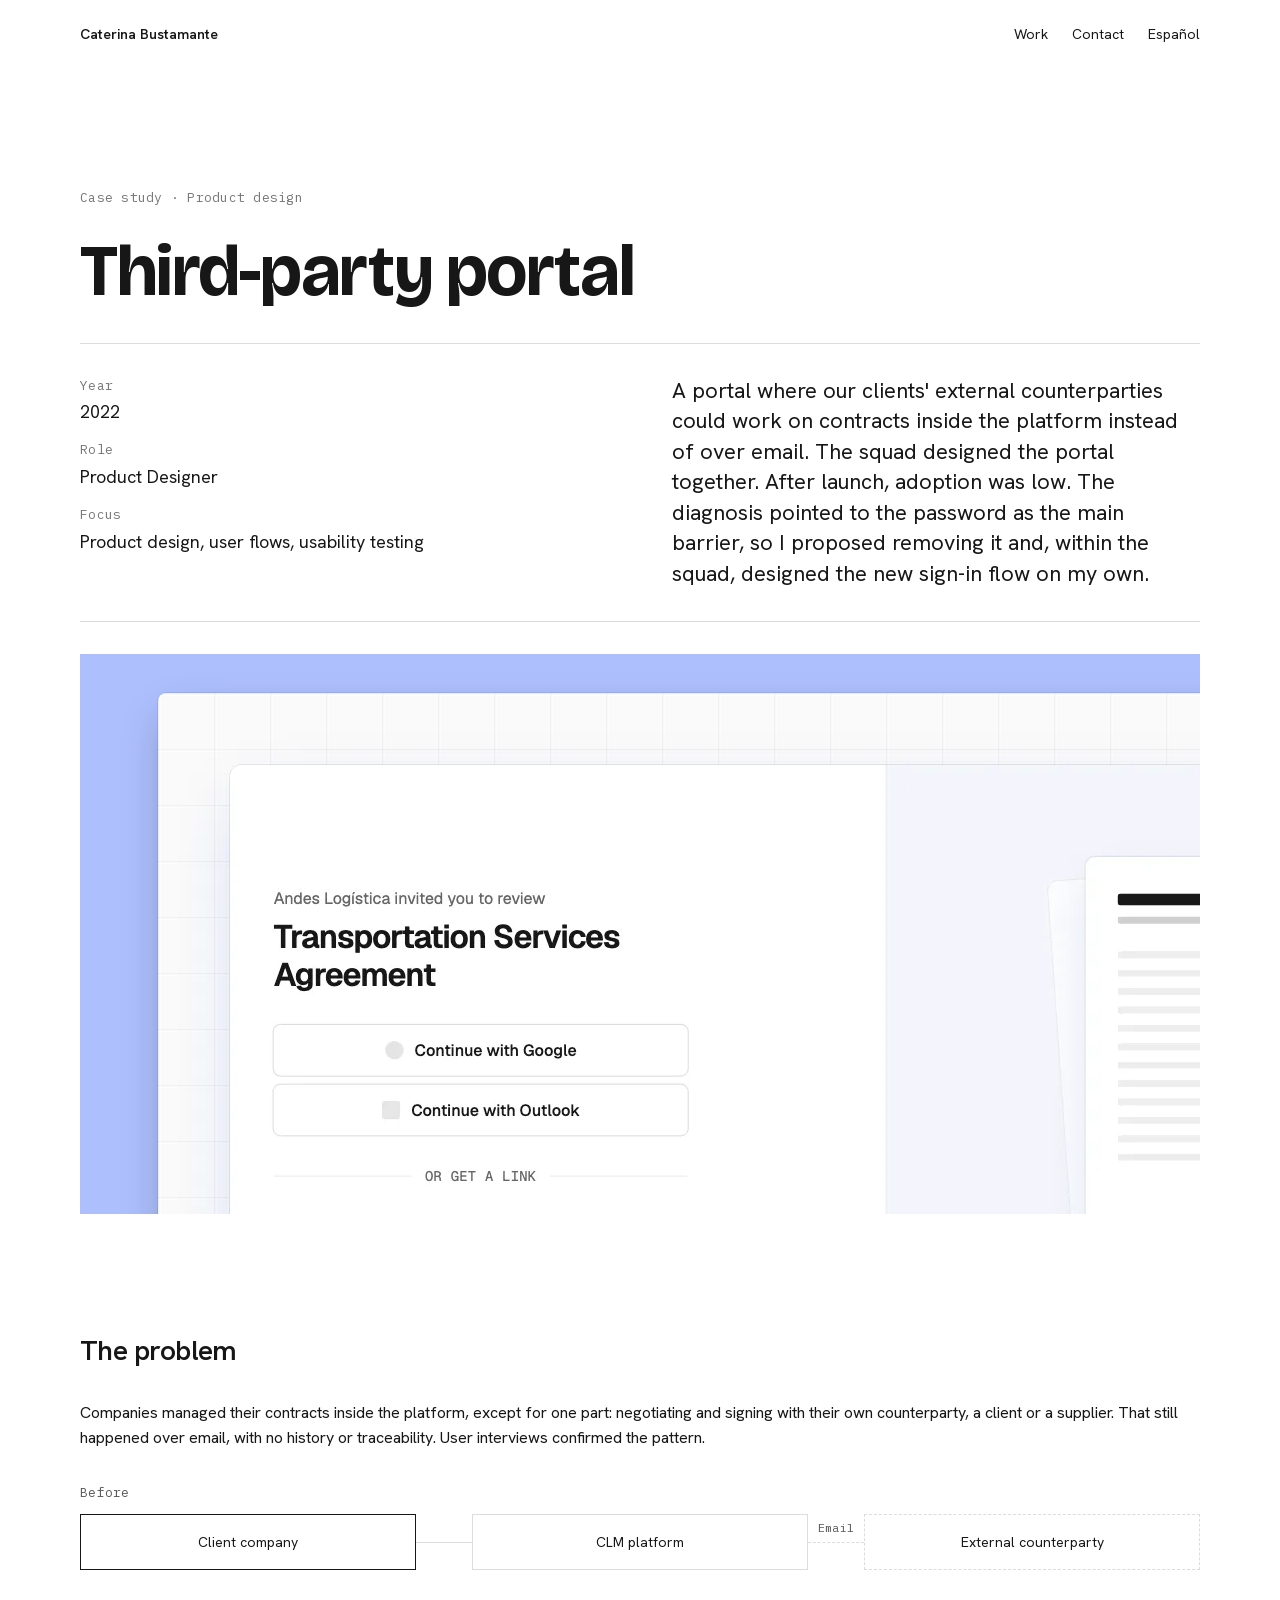
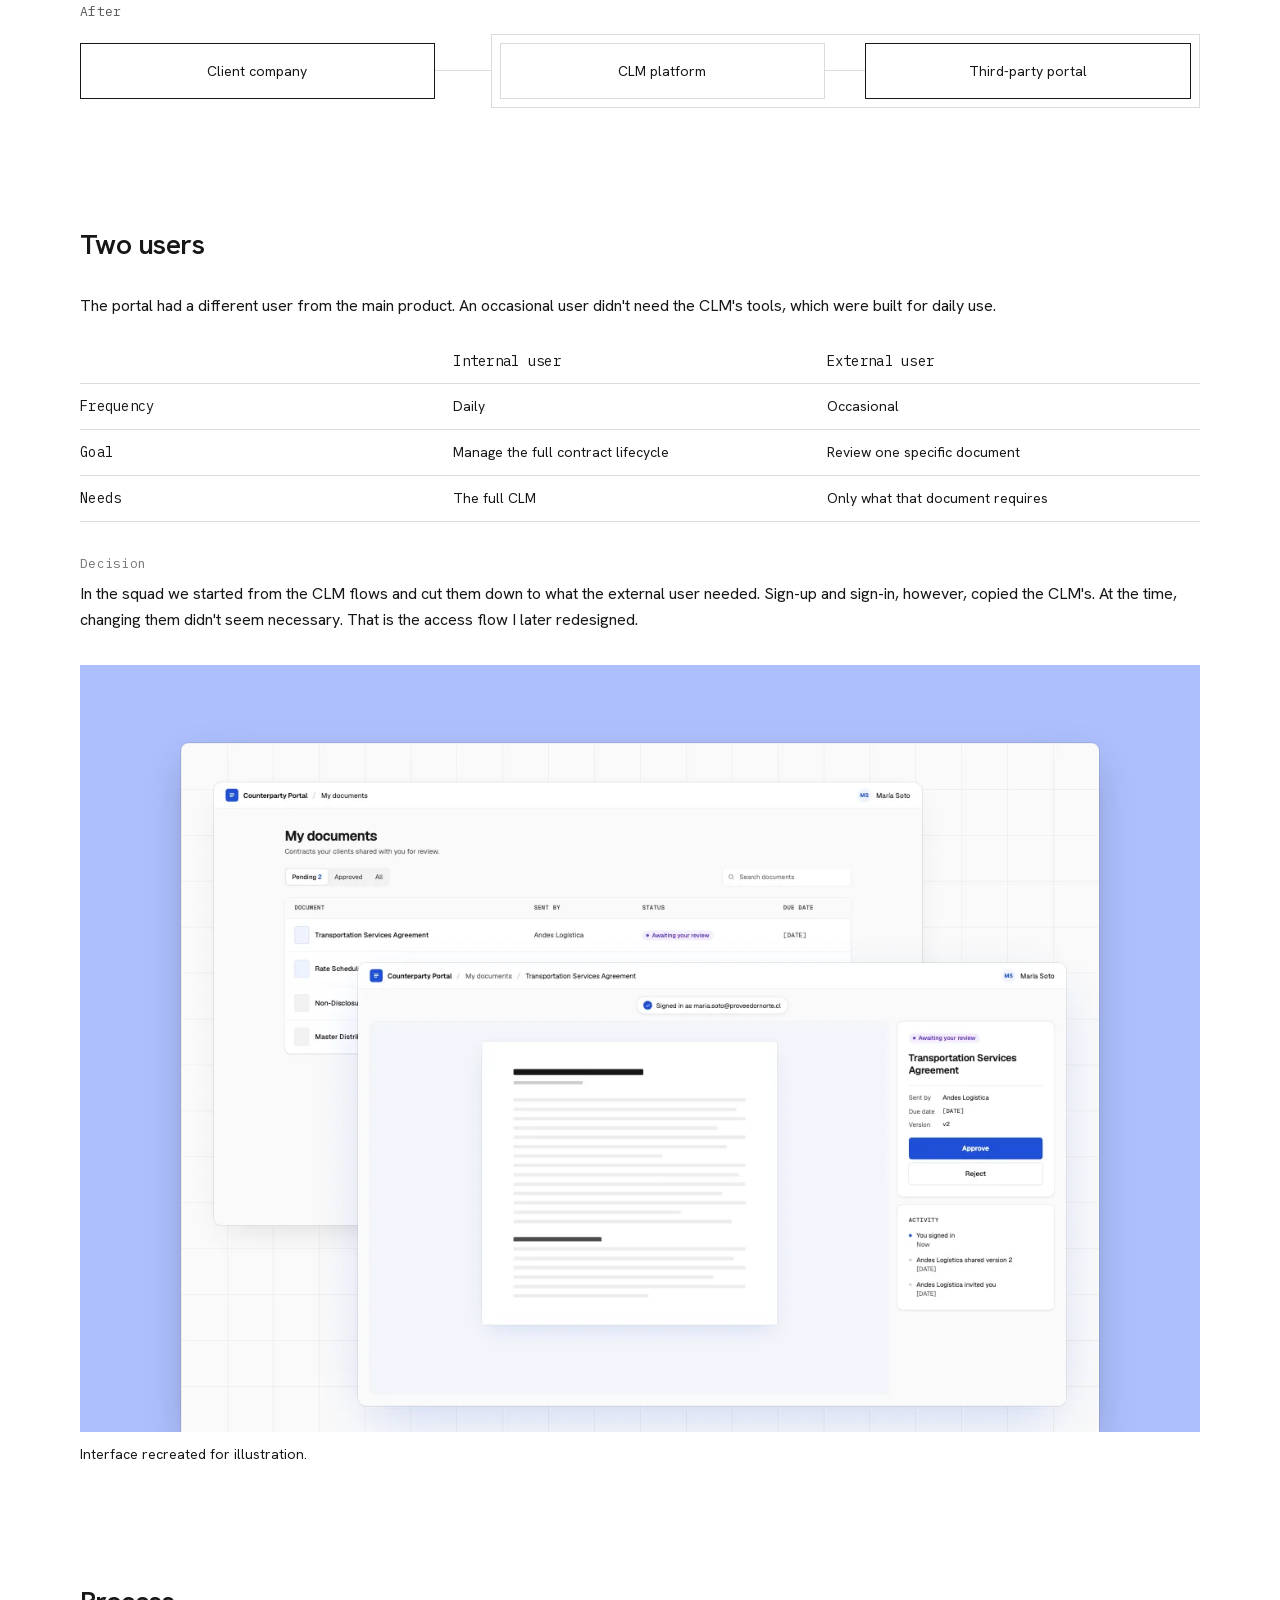
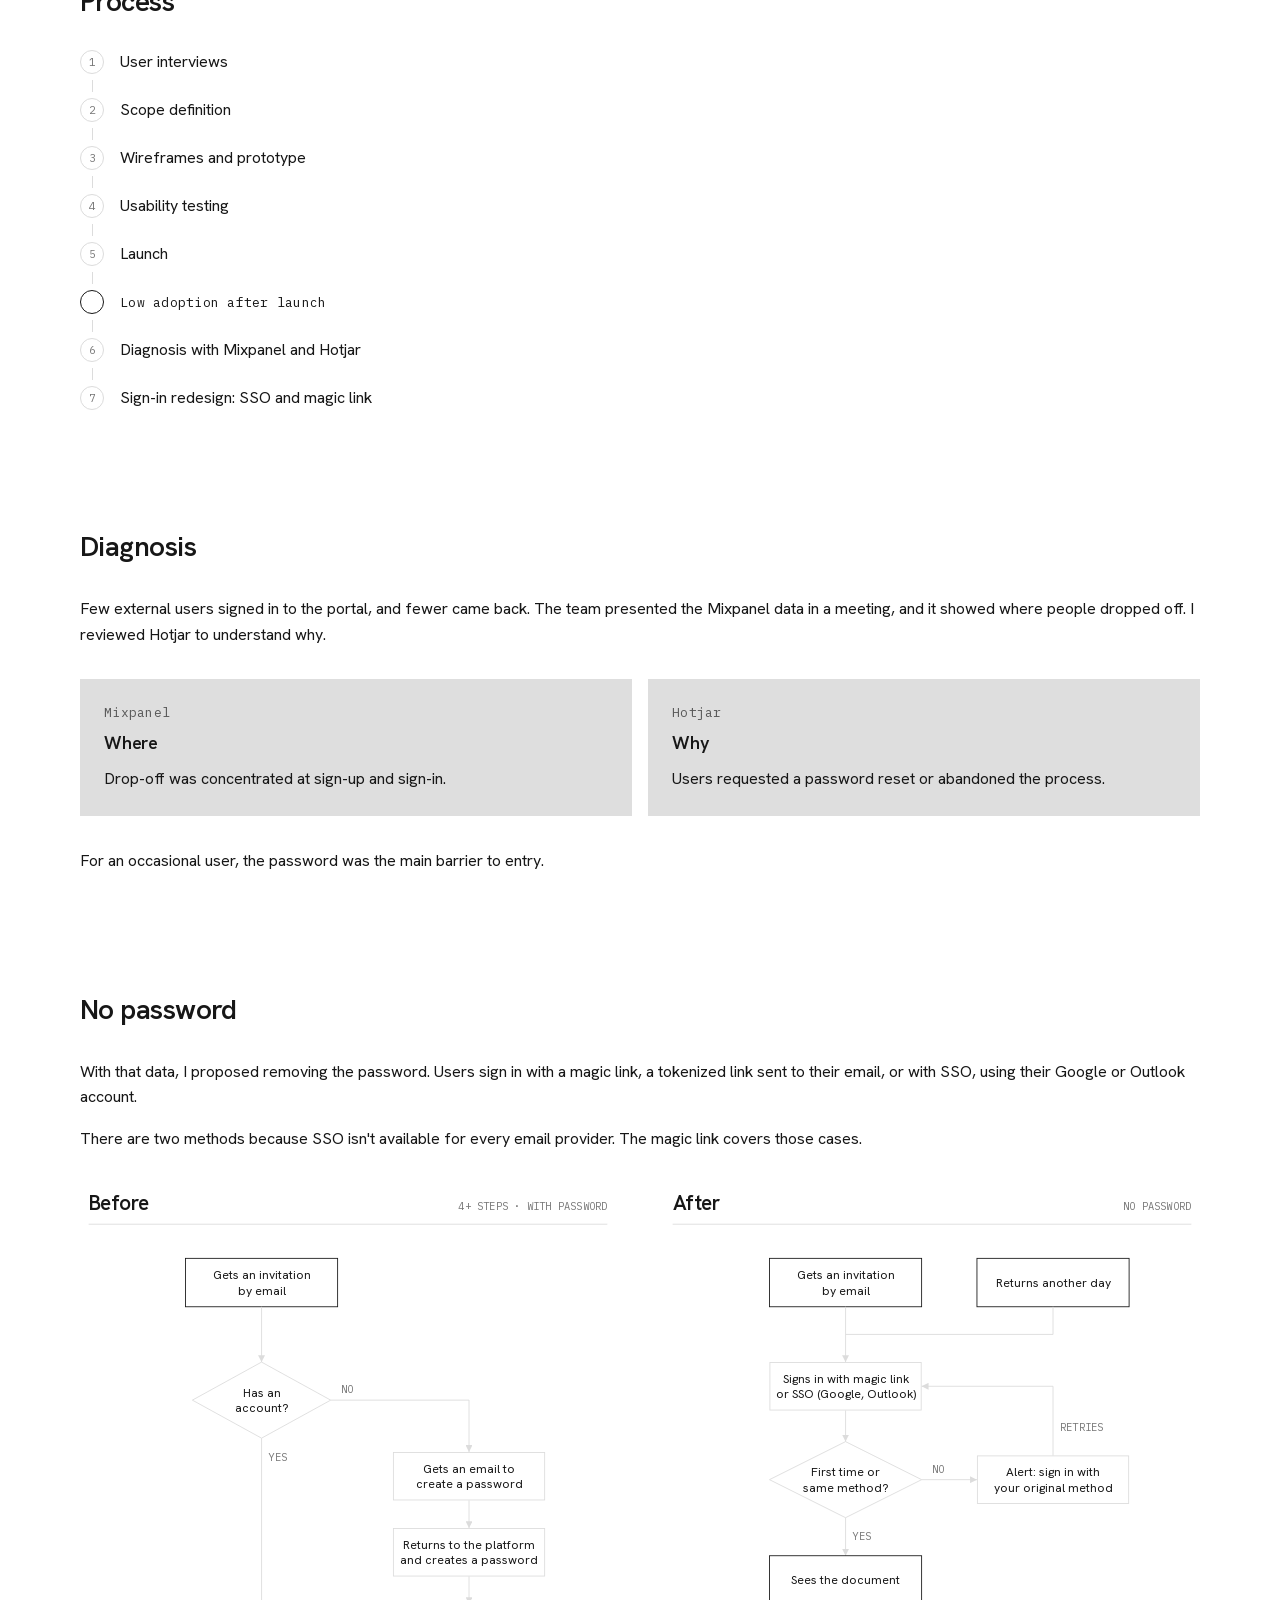
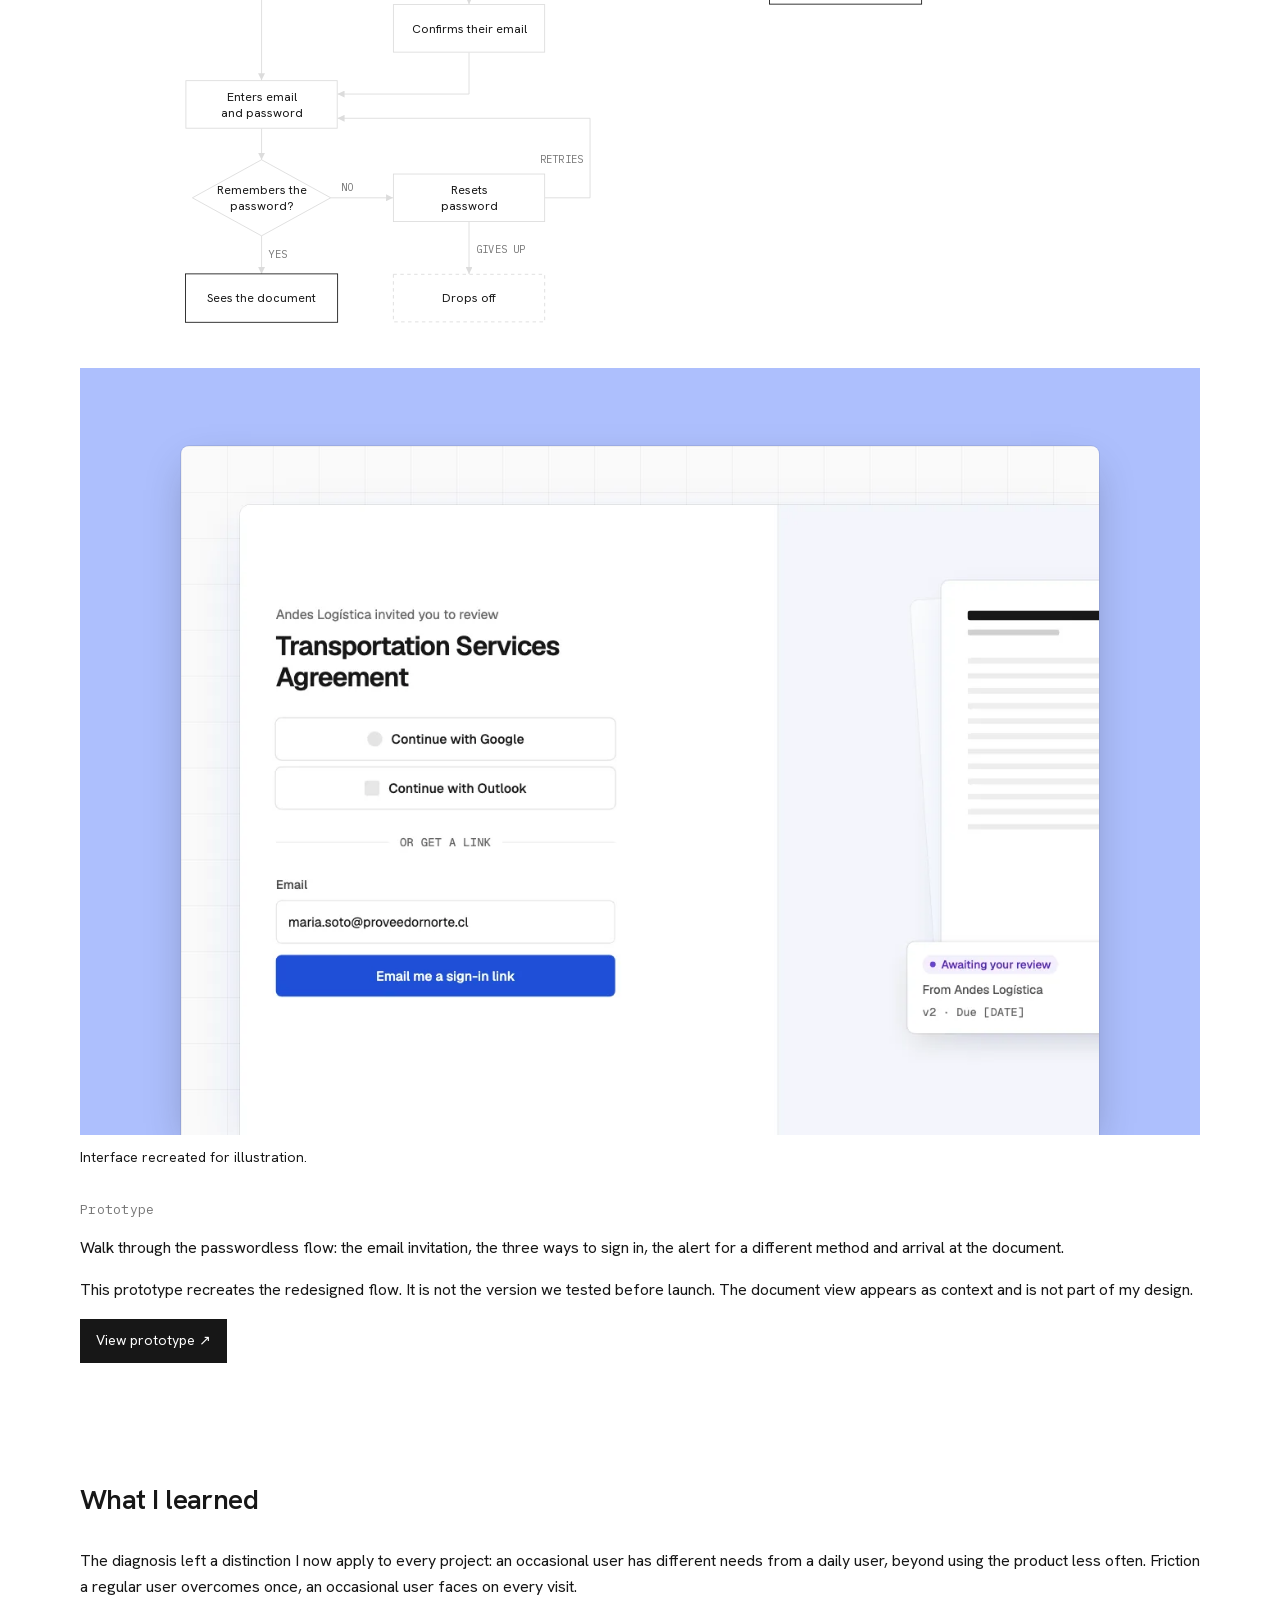
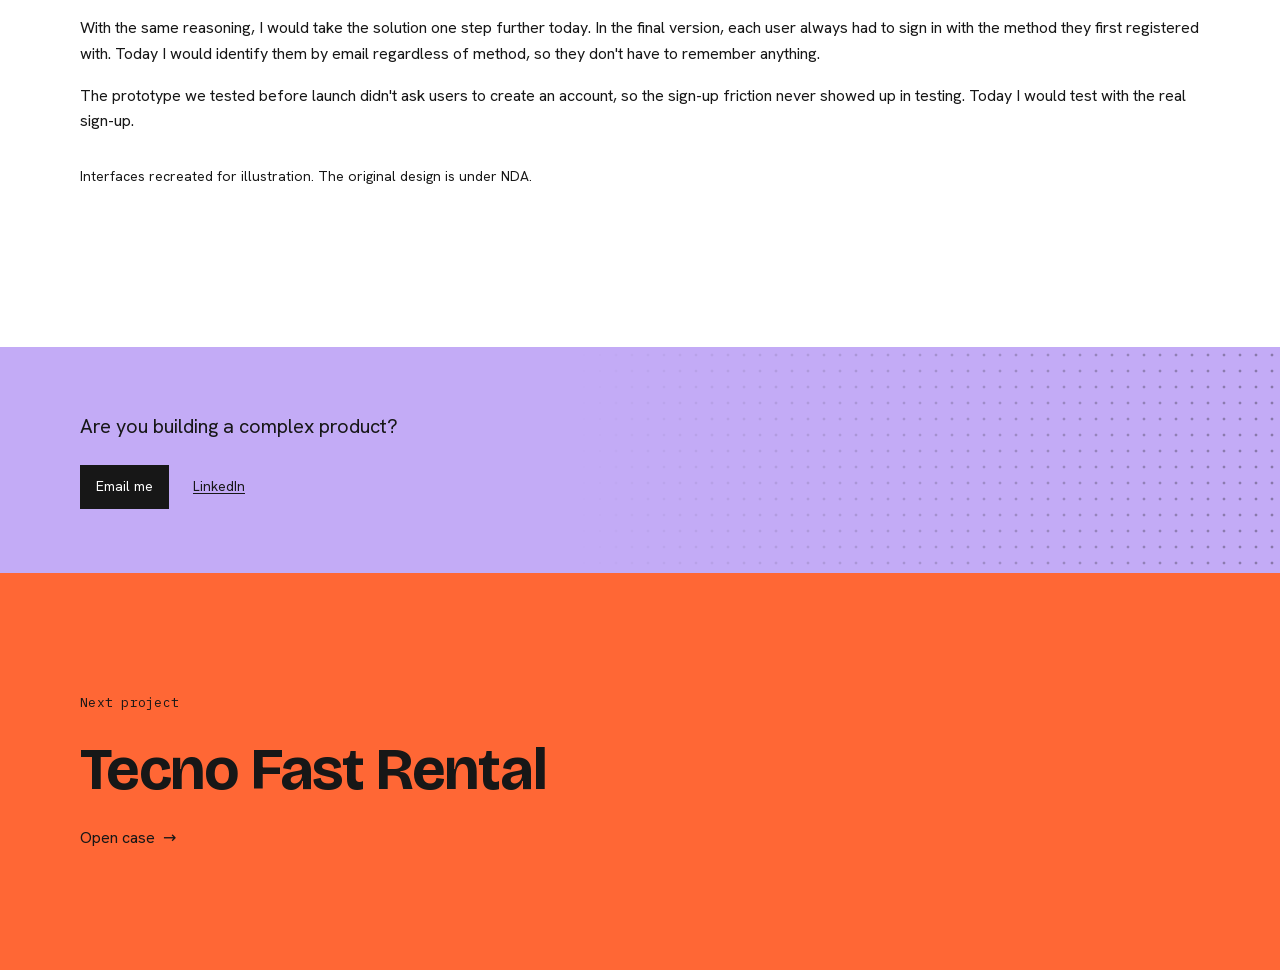
<file: en/work/third-party-portal/index.html>
<!doctype html>
<html lang="en">
<head>
<meta charset="utf-8">
<meta name="viewport" content="width=device-width,initial-scale=1,viewport-fit=cover">
<title>Third-party portal | Caterina Bustamante</title>
<meta name="description" content="A portal where our clients' external counterparties could work on contracts inside the platform instead of over email.">
<link rel="canonical" href="https://caterina.work/en/work/third-party-portal/">
<link rel="alternate" hreflang="es" href="https://caterina.work/work/third-party-portal/">
<link rel="alternate" hreflang="en" href="https://caterina.work/en/work/third-party-portal/">
<meta property="og:type" content="article">
<meta property="og:title" content="Third-party portal | Caterina Bustamante">
<meta property="og:description" content="A portal where our clients' external counterparties could work on contracts inside the platform instead of over email.">
<meta property="og:url" content="https://caterina.work/en/work/third-party-portal/">
<meta property="og:image" content="https://caterina.work/assets/img/og/og-third-party-portal-en.jpg">
<meta property="og:image:width" content="1200">
<meta property="og:image:height" content="630">
<meta property="og:image:alt" content="Third-party portal: case study by Caterina Bustamante.">
<meta name="twitter:card" content="summary_large_image">
<link rel="preload" href="../../../assets/fonts/bricolage-grotesque.woff2" as="font" type="font/woff2" crossorigin>
<link rel="preload" href="../../../assets/fonts/hanken-grotesk.woff2" as="font" type="font/woff2" crossorigin>
<link rel="stylesheet" href="../../../css/styles.css">
</head>
<body>

<header class="wrap">
  <nav class="site-head" aria-label="Main">
    <a class="name" href="../../">Caterina Bustamante</a>
    <a href="../../#work">Work</a>
    <div class="site-head-end">
      <a href="#contact">Contact</a>
      <a href="../../../work/third-party-portal/" hreflang="es" lang="es">Español</a>
    </div>
  </nav>
</header>

<main class="wrap t-peri">
<div class="intro">
  <div class="intro-text">
    <span class="label">Case study · Product design</span>
    <h1 class="title">Third-party portal</h1>
  </div>
  <div class="intro-cols">
  <p class="lede">A portal where our clients' external counterparties could work on contracts inside the platform instead of over email. The squad designed the portal together. After launch, adoption was low. The diagnosis pointed to the password as the main barrier, so I proposed removing it and, within the squad, designed the new sign-in flow on my own.</p>
  <dl class="meta">
    <div><dt class="label">Year</dt><dd>2022</dd></div>
    <div><dt class="label">Role</dt><dd>Product Designer</dd></div>
    <div><dt class="label">Focus</dt><dd>Product design, user flows, usability testing</dd></div>
  </dl>
  </div>
  <figure class="tile"><img src="../../../assets/img/third-party-portal/signin-en.webp" width="1120" height="840" alt="Passwordless sign-in screen: the contract name, buttons to continue with Google or Outlook, and the option to get a sign-in link by email."></figure>
</div>

<section>
  <h2>The problem</h2>
  <div class="prose"><p>Companies managed their contracts inside the platform, except for one part: negotiating and signing with their own counterparty, a client or a supplier. That still happened over email, with no history or traceability. User interviews confirmed the pattern.</p></div>
  <div class="eco" role="img" aria-label="Before, the counterparty stayed outside the platform and communicated by email. After, the counterparty enters the third-party portal inside the platform.">
    <div class="eco-row">
      <span class="label">Before</span>
      <div class="eco-line">
        <div class="node solid">Client company</div>
        <div class="link"></div>
        <div class="node">CLM platform</div>
        <div class="link mail"><span class="label">Email</span></div>
        <div class="node out">External counterparty</div>
      </div>
    </div>
    <div class="eco-row">
      <span class="label">After</span>
      <div class="eco-line after">
        <div class="node solid">Client company</div>
        <div class="link"></div>
        <div class="zone">
          <div class="node">CLM platform</div>
          <div class="link"></div>
          <div class="node solid">Third-party portal</div>
        </div>
      </div>
    </div>
  </div>
</section>

<section>
  <h2>Two users</h2>
  <div class="prose"><p>The portal had a different user from the main product. An occasional user didn't need the CLM's tools, which were built for daily use.</p></div>
  <div class="scroll">
    <table class="cmp">
      <thead><tr><th scope="col"></th><th scope="col">Internal user</th><th scope="col">External user</th></tr></thead>
      <tbody>
        <tr><th scope="row">Frequency</th><td>Daily</td><td>Occasional</td></tr>
        <tr><th scope="row">Goal</th><td>Manage the full contract lifecycle</td><td>Review one specific document</td></tr>
        <tr><th scope="row">Needs</th><td>The full CLM</td><td>Only what that document requires</td></tr>
      </tbody>
    </table>
  </div>
  <div class="prose"><p><span class="label k">Decision</span>In the squad we started from the CLM flows and cut them down to what the external user needed. Sign-up and sign-in, however, copied the CLM's. At the time, changing them didn't seem necessary. That is the access flow I later redesigned.</p></div>
  <figure class="shot">
    <div class="panel"><img src="../../../assets/img/third-party-portal/list-en.webp" width="1120" height="840" alt="List of pending documents with the single contract view on top of it." loading="lazy"></div>
    <figcaption>Interface recreated for illustration.</figcaption>
  </figure>
</section>

<section>
  <h2>Process</h2>
  <ol class="steps">
    <li><span class="step-n">1</span><span>User interviews</span></li>
    <li><span class="step-n">2</span><span>Scope definition</span></li>
    <li><span class="step-n">3</span><span>Wireframes and prototype</span></li>
    <li><span class="step-n">4</span><span>Usability testing</span></li>
    <li><span class="step-n">5</span><span>Launch</span></li>
    <li class="turn"><span class="label">Low adoption after launch</span></li>
    <li><span class="step-n">6</span><span>Diagnosis with Mixpanel and Hotjar</span></li>
    <li><span class="step-n">7</span><span>Sign-in redesign: SSO and magic link</span></li>
  </ol>
</section>

<section>
  <h2>Diagnosis</h2>
  <div class="prose"><p>Few external users signed in to the portal, and fewer came back. The team presented the Mixpanel data in a meeting, and it showed where people dropped off. I reviewed Hotjar to understand why.</p></div>
  <div class="pairs">
    <div><span class="label">Mixpanel</span><h3>Where</h3><p>Drop-off was concentrated at sign-up and sign-in.</p></div>
    <div><span class="label">Hotjar</span><h3>Why</h3><p>Users requested a password reset or abandoned the process.</p></div>
  </div>
  <div class="prose"><p>For an occasional user, the password was the main barrier to entry.</p></div>
</section>

<section>
  <h2>No password</h2>
  <div class="prose">
    <p>With that data, I proposed removing the password. Users sign in with a magic link, a tokenized link sent to their email, or with SSO, using their Google or Outlook account.</p>
    <p>There are two methods because SSO isn't available for every email provider. The magic link covers those cases.</p>
  </div>
  <div class="flows">
    <svg class="flow" viewBox="30 70 620 870" role="img" aria-label="Sign-in flow before: seven steps, two decisions and a possible drop-off" xmlns="http://www.w3.org/2000/svg">
<defs><marker id="aha" viewBox="0 0 8 8" refX="8" refY="4" markerWidth="8" markerHeight="8" orient="auto"><path d="M0,0 L8,4 L0,8 z" fill="currentColor"/></marker></defs><text class="tt" x="40" y="100">Before</text>
<text class="lb" x="640" y="100" text-anchor="end">4+ STEPS · WITH PASSWORD</text>
<line x1="40" y1="116.5" x2="640" y2="116.5" style="stroke:var(--hair)"/>
<rect x="152.0" y="156" width="176" height="56" fill="currentColor"/>
<text class="nd" x="240" y="180.0" fill="#ffffff" text-anchor="middle">Gets an invitation</text>
<text class="nd" x="240" y="198.0" fill="#ffffff" text-anchor="middle">by email</text>
<path d="M240,212 L240,276" fill="none" stroke="currentColor" stroke-width="1" marker-end="url(#aha)"/>
<polygon points="240,276 320,320 240,364 160,320" style="fill:var(--surface)" stroke="none"/>
<text class="nd" x="240" y="316.0" fill="currentColor" text-anchor="middle">Has an</text>
<text class="nd" x="240" y="334.0" fill="currentColor" text-anchor="middle">account?</text>
<path d="M320,320 L480,320 L480,380" fill="none" stroke="currentColor" stroke-width="1" marker-end="url(#aha)"/>
<text class="lb" x="332" y="312" text-anchor="start" stroke="#ffffff" stroke-width="6" paint-order="stroke">NO</text>
<rect x="392.5" y="380.5" width="175" height="55" style="fill:var(--surface)" stroke="none"/>
<text class="nd" x="480" y="404.0" fill="currentColor" text-anchor="middle">Gets an email to</text>
<text class="nd" x="480" y="422.0" fill="currentColor" text-anchor="middle">create a password</text>
<path d="M480,436 L480,468" fill="none" stroke="currentColor" stroke-width="1" marker-end="url(#aha)"/>
<rect x="392.5" y="468.5" width="175" height="55" style="fill:var(--surface)" stroke="none"/>
<text class="nd" x="480" y="492.0" fill="currentColor" text-anchor="middle">Returns to the platform</text>
<text class="nd" x="480" y="510.0" fill="currentColor" text-anchor="middle">and creates a password</text>
<path d="M480,524 L480,556" fill="none" stroke="currentColor" stroke-width="1" marker-end="url(#aha)"/>
<rect x="392.5" y="556.5" width="175" height="55" style="fill:var(--surface)" stroke="none"/>
<text class="nd" x="480" y="589.0" fill="currentColor" text-anchor="middle">Confirms their email</text>
<path d="M480,612 L480,660 L328,660" fill="none" stroke="currentColor" stroke-width="1" marker-end="url(#aha)"/>
<path d="M240,364 L240,644" fill="none" stroke="currentColor" stroke-width="1" marker-end="url(#aha)"/>
<text class="lb" x="248" y="390" text-anchor="start" stroke="#ffffff" stroke-width="6" paint-order="stroke">YES</text>
<rect x="152.5" y="644.5" width="175" height="55" style="fill:var(--surface)" stroke="none"/>
<text class="nd" x="240" y="668.0" fill="currentColor" text-anchor="middle">Enters email</text>
<text class="nd" x="240" y="686.0" fill="currentColor" text-anchor="middle">and password</text>
<path d="M240,700 L240,736" fill="none" stroke="currentColor" stroke-width="1" marker-end="url(#aha)"/>
<polygon points="240,736 320,780 240,824 160,780" style="fill:var(--surface)" stroke="none"/>
<text class="nd" x="240" y="776.0" fill="currentColor" text-anchor="middle">Remembers the</text>
<text class="nd" x="240" y="794.0" fill="currentColor" text-anchor="middle">password?</text>
<path d="M320,780 L392,780" fill="none" stroke="currentColor" stroke-width="1" marker-end="url(#aha)"/>
<text class="lb" x="332" y="772" text-anchor="start" stroke="#ffffff" stroke-width="6" paint-order="stroke">NO</text>
<rect x="392.5" y="752.5" width="175" height="55" style="fill:var(--surface)" stroke="none"/>
<text class="nd" x="480" y="776.0" fill="currentColor" text-anchor="middle">Resets</text>
<text class="nd" x="480" y="794.0" fill="currentColor" text-anchor="middle">password</text>
<path d="M568,780 L620,780 L620,688 L328,688" fill="none" stroke="currentColor" stroke-width="1" marker-end="url(#aha)"/>
<text class="lb" x="612" y="740" text-anchor="end" stroke="#ffffff" stroke-width="6" paint-order="stroke">RETRIES</text>
<path d="M480,808 L480,868" fill="none" stroke="currentColor" stroke-width="1" marker-end="url(#aha)"/>
<text class="lb" x="488" y="844" text-anchor="start" stroke="#ffffff" stroke-width="6" paint-order="stroke">GIVES UP</text>
<rect x="392.5" y="868.5" width="175" height="55" fill="#ffffff" stroke="currentColor" stroke-dasharray="4 4"/>
<text class="nd" x="480" y="901.0" fill="currentColor" text-anchor="middle">Drops off</text>
<path d="M240,824 L240,868" fill="none" stroke="currentColor" stroke-width="1" marker-end="url(#aha)"/>
<text class="lb" x="248" y="850" text-anchor="start" stroke="#ffffff" stroke-width="6" paint-order="stroke">YES</text>
<rect x="152.0" y="868" width="176" height="56" fill="currentColor"/>
<text class="nd" x="240" y="901.0" fill="#ffffff" text-anchor="middle">Sees the document</text>
</svg>
    <svg class="flow" viewBox="710 70 620 500" role="img" aria-label="Sign-in flow after: one sign-in step and one decision based on the method used" xmlns="http://www.w3.org/2000/svg">
<defs><marker id="ahd" viewBox="0 0 8 8" refX="8" refY="4" markerWidth="8" markerHeight="8" orient="auto"><path d="M0,0 L8,4 L0,8 z" fill="currentColor"/></marker></defs>
<text class="tt" x="720" y="100">After</text>
<text class="lb" x="1320" y="100" text-anchor="end">NO PASSWORD</text>
<line x1="720" y1="116.5" x2="1320" y2="116.5" style="stroke:var(--hair)"/>
<rect x="832.0" y="156" width="176" height="56" fill="currentColor"/>
<text class="nd" x="920" y="180.0" fill="#ffffff" text-anchor="middle">Gets an invitation</text>
<text class="nd" x="920" y="198.0" fill="#ffffff" text-anchor="middle">by email</text>
<rect x="1072.0" y="156" width="176" height="56" fill="currentColor"/>
<text class="nd" x="1160" y="189.0" fill="#ffffff" text-anchor="middle">Returns another day</text>
<path d="M920,212 L920,276" fill="none" stroke="currentColor" stroke-width="1" marker-end="url(#ahd)"/>
<path d="M1160,212 L1160,244 L920,244" fill="none" stroke="currentColor" stroke-width="1"/>
<rect x="832.5" y="276.5" width="175" height="55" style="fill:var(--surface)" stroke="none"/>
<text class="nd" x="920" y="300.0" fill="currentColor" text-anchor="middle">Signs in with magic link</text>
<text class="nd" x="920" y="318.0" fill="currentColor" text-anchor="middle">or SSO (Google, Outlook)</text>
<path d="M920,332 L920,368" fill="none" stroke="currentColor" stroke-width="1" marker-end="url(#ahd)"/>
<polygon points="920,368 1008,412 920,456 832,412" style="fill:var(--surface)" stroke="none"/>
<text class="nd" x="920" y="408.0" fill="currentColor" text-anchor="middle">First time or</text>
<text class="nd" x="920" y="426.0" fill="currentColor" text-anchor="middle">same method?</text>
<path d="M1008,412 L1072,412" fill="none" stroke="currentColor" stroke-width="1" marker-end="url(#ahd)"/>
<text class="lb" x="1020" y="404" text-anchor="start" stroke="#ffffff" stroke-width="6" paint-order="stroke">NO</text>
<rect x="1072.5" y="384.5" width="175" height="55" style="fill:var(--surface)" stroke="none"/>
<text class="nd" x="1160" y="408.0" fill="currentColor" text-anchor="middle">Alert: sign in with</text>
<text class="nd" x="1160" y="426.0" fill="currentColor" text-anchor="middle">your original method</text>
<path d="M1160,384 L1160,304 L1008,304" fill="none" stroke="currentColor" stroke-width="1" marker-end="url(#ahd)"/>
<text class="lb" x="1168" y="356" text-anchor="start" stroke="#ffffff" stroke-width="6" paint-order="stroke">RETRIES</text>
<path d="M920,456 L920,500" fill="none" stroke="currentColor" stroke-width="1" marker-end="url(#ahd)"/>
<text class="lb" x="928" y="482" text-anchor="start" stroke="#ffffff" stroke-width="6" paint-order="stroke">YES</text>
<rect x="832.0" y="500" width="176" height="56" fill="currentColor"/>
<text class="nd" x="920" y="533.0" fill="#ffffff" text-anchor="middle">Sees the document</text>
</svg>
  </div>
  <figure class="shot">
    <div class="panel"><img src="../../../assets/img/third-party-portal/signin-en.webp" width="1120" height="840" alt="Passwordless sign-in screen: the contract name, buttons to continue with Google or Outlook, and the option to get a sign-in link by email." loading="lazy"></div>
    <figcaption>Interface recreated for illustration.</figcaption>
  </figure>
  <div class="prose">
    <span class="label">Prototype</span>
    <p>Walk through the passwordless flow: the email invitation, the three ways to sign in, the alert for a different method and arrival at the document.</p>
    <p>This prototype recreates the redesigned flow. It is not the version we tested before launch. The document view appears as context and is not part of my design.</p>
    <a class="btn" href="https://claude.ai/artifact/PmuRrmh9dVspBz3UqgQVZy#play-7c4b9d47beca" target="_blank" rel="noopener noreferrer">View prototype ↗</a>
  </div>
</section>

<section>
  <h2>What I learned</h2>
  <div class="prose">
    <p>The diagnosis left a distinction I now apply to every project: an occasional user has different needs from a daily user, beyond using the product less often. Friction a regular user overcomes once, an occasional user faces on every visit.</p>
    <p>With the same reasoning, I would take the solution one step further today. In the final version, each user always had to sign in with the method they first registered with. Today I would identify them by email regardless of method, so they don't have to remember anything.</p>
    <p>The prototype we tested before launch didn't ask users to create an account, so the sign-up friction never showed up in testing. Today I would test with the real sign-up.</p>
  </div>
  <p class="small">Interfaces recreated for illustration. The original design is under NDA.</p>
</section>
</main>

<aside class="case-contact" id="contact" aria-label="Contact">
  <div class="wrap">
    <div class="case-contact-inner">
      <p class="lede case-contact-lead">Are you building a complex product?</p>
      <div class="case-contact-actions">
        <a class="btn" href="mailto:cate.bustamantec@gmail.com">Email me</a>
        <a href="https://www.linkedin.com/in/caterinabustamante" target="_blank" rel="noopener noreferrer">LinkedIn</a>
      </div>
    </div>
  </div>
</aside>

<footer class="next">
  <div class="wrap">
    <a href="../tecno-fast-rental/"><span class="label">Next project</span><span class="title title--xl">Tecno Fast Rental</span><span class="go">Open case <span aria-hidden="true">→</span></span></a>
  </div>
</footer>

</body>
</html>
</file>
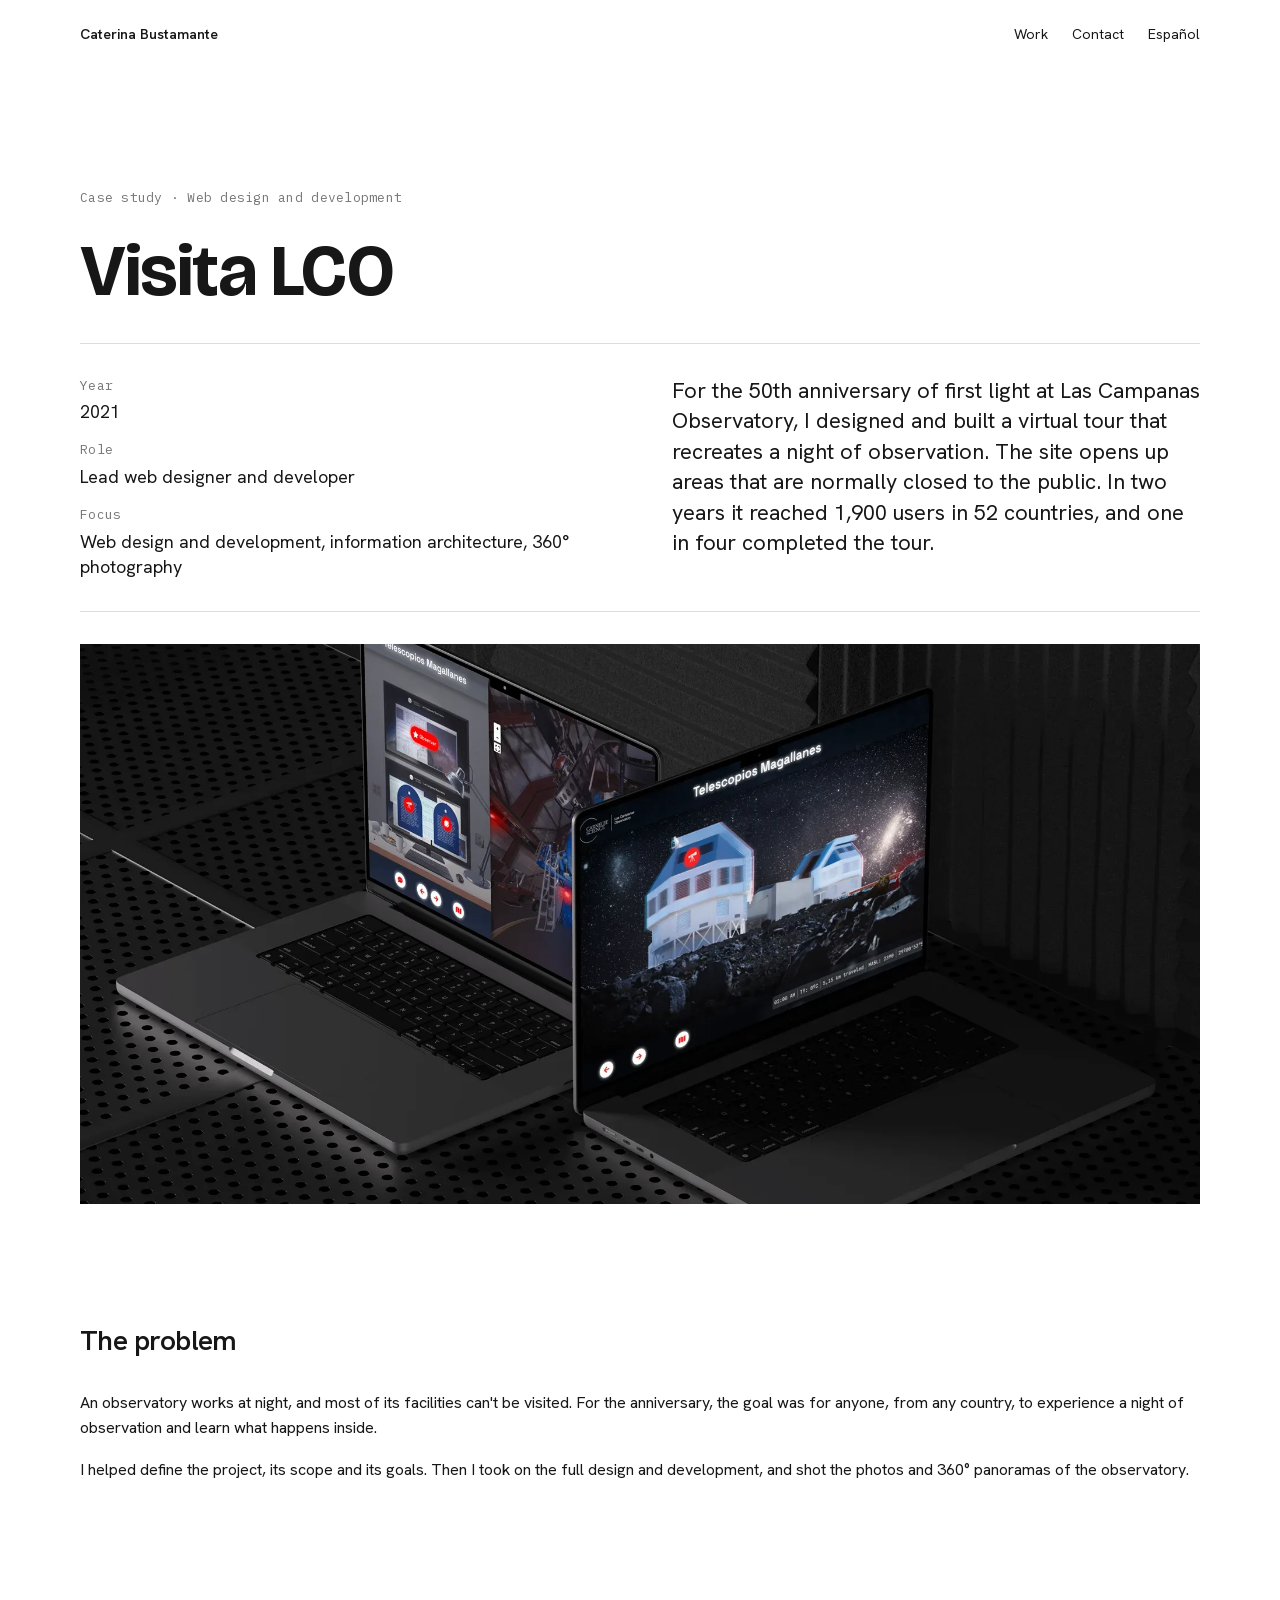
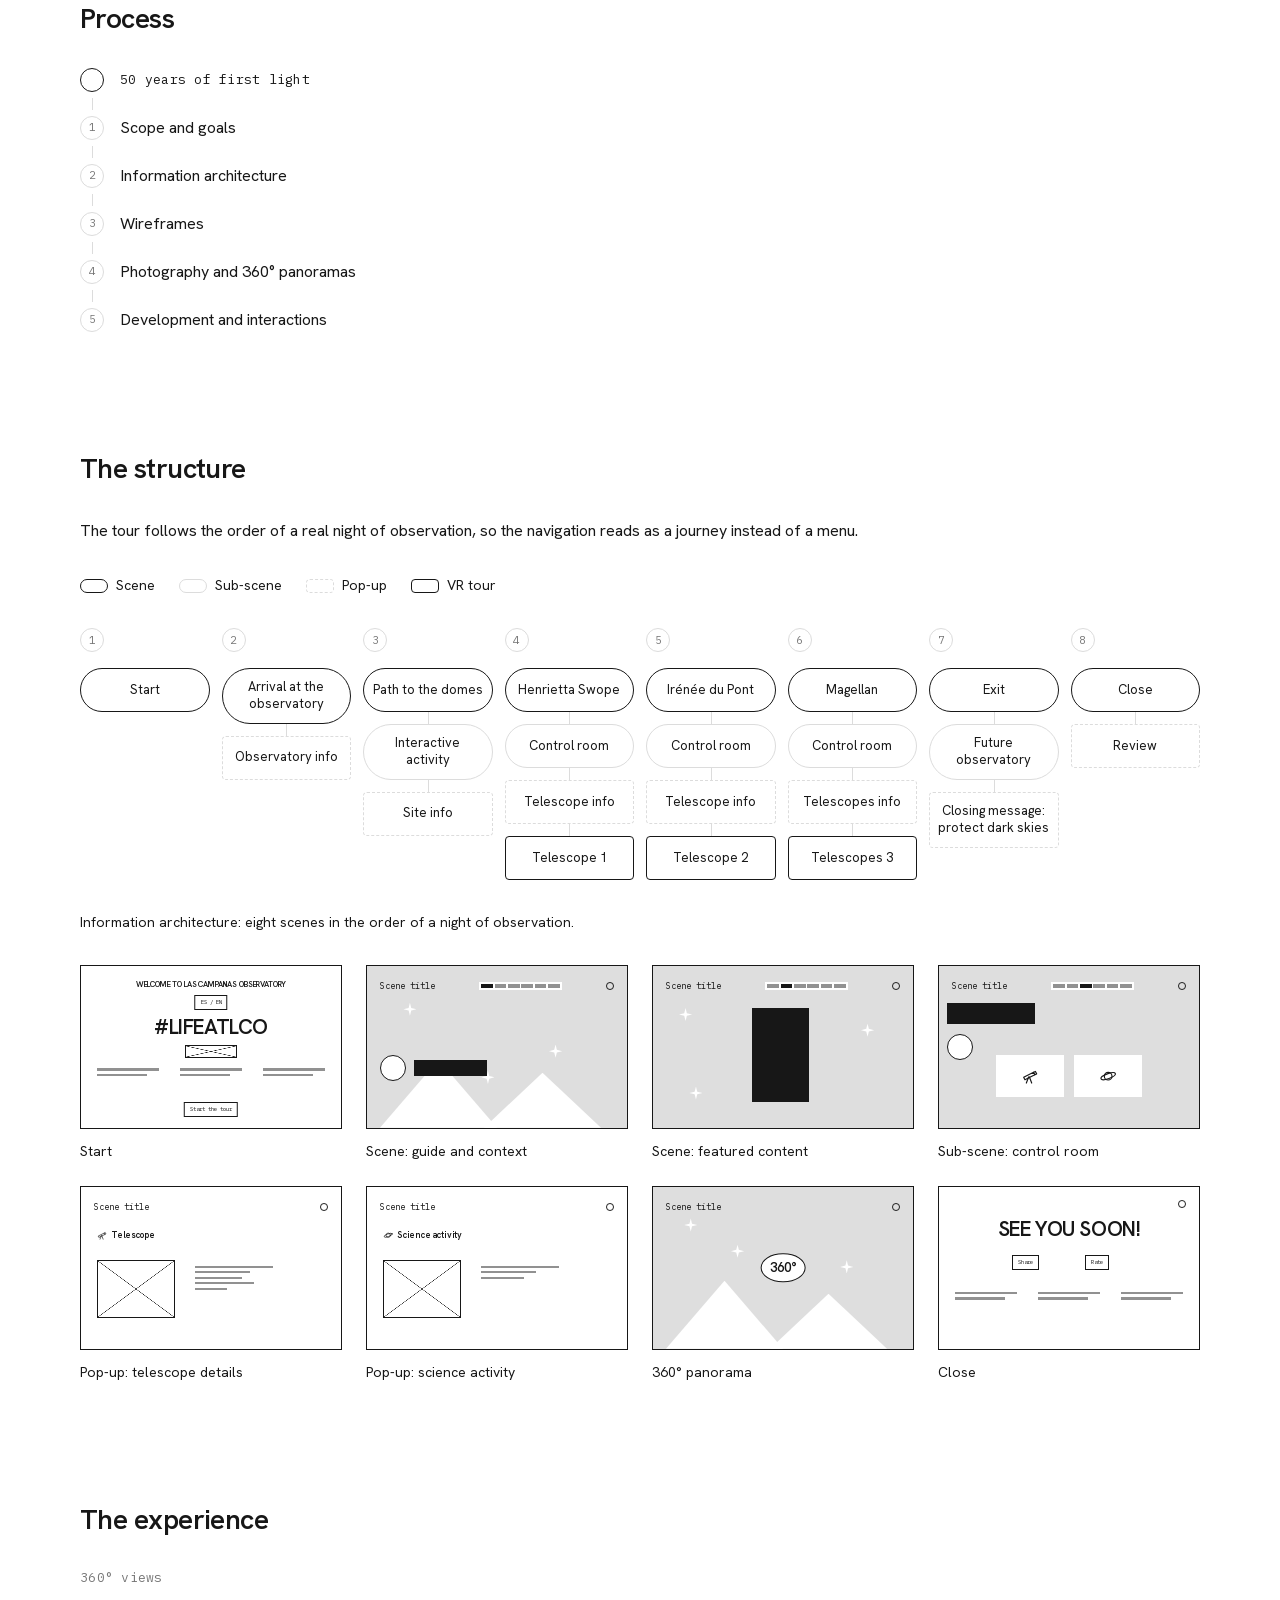
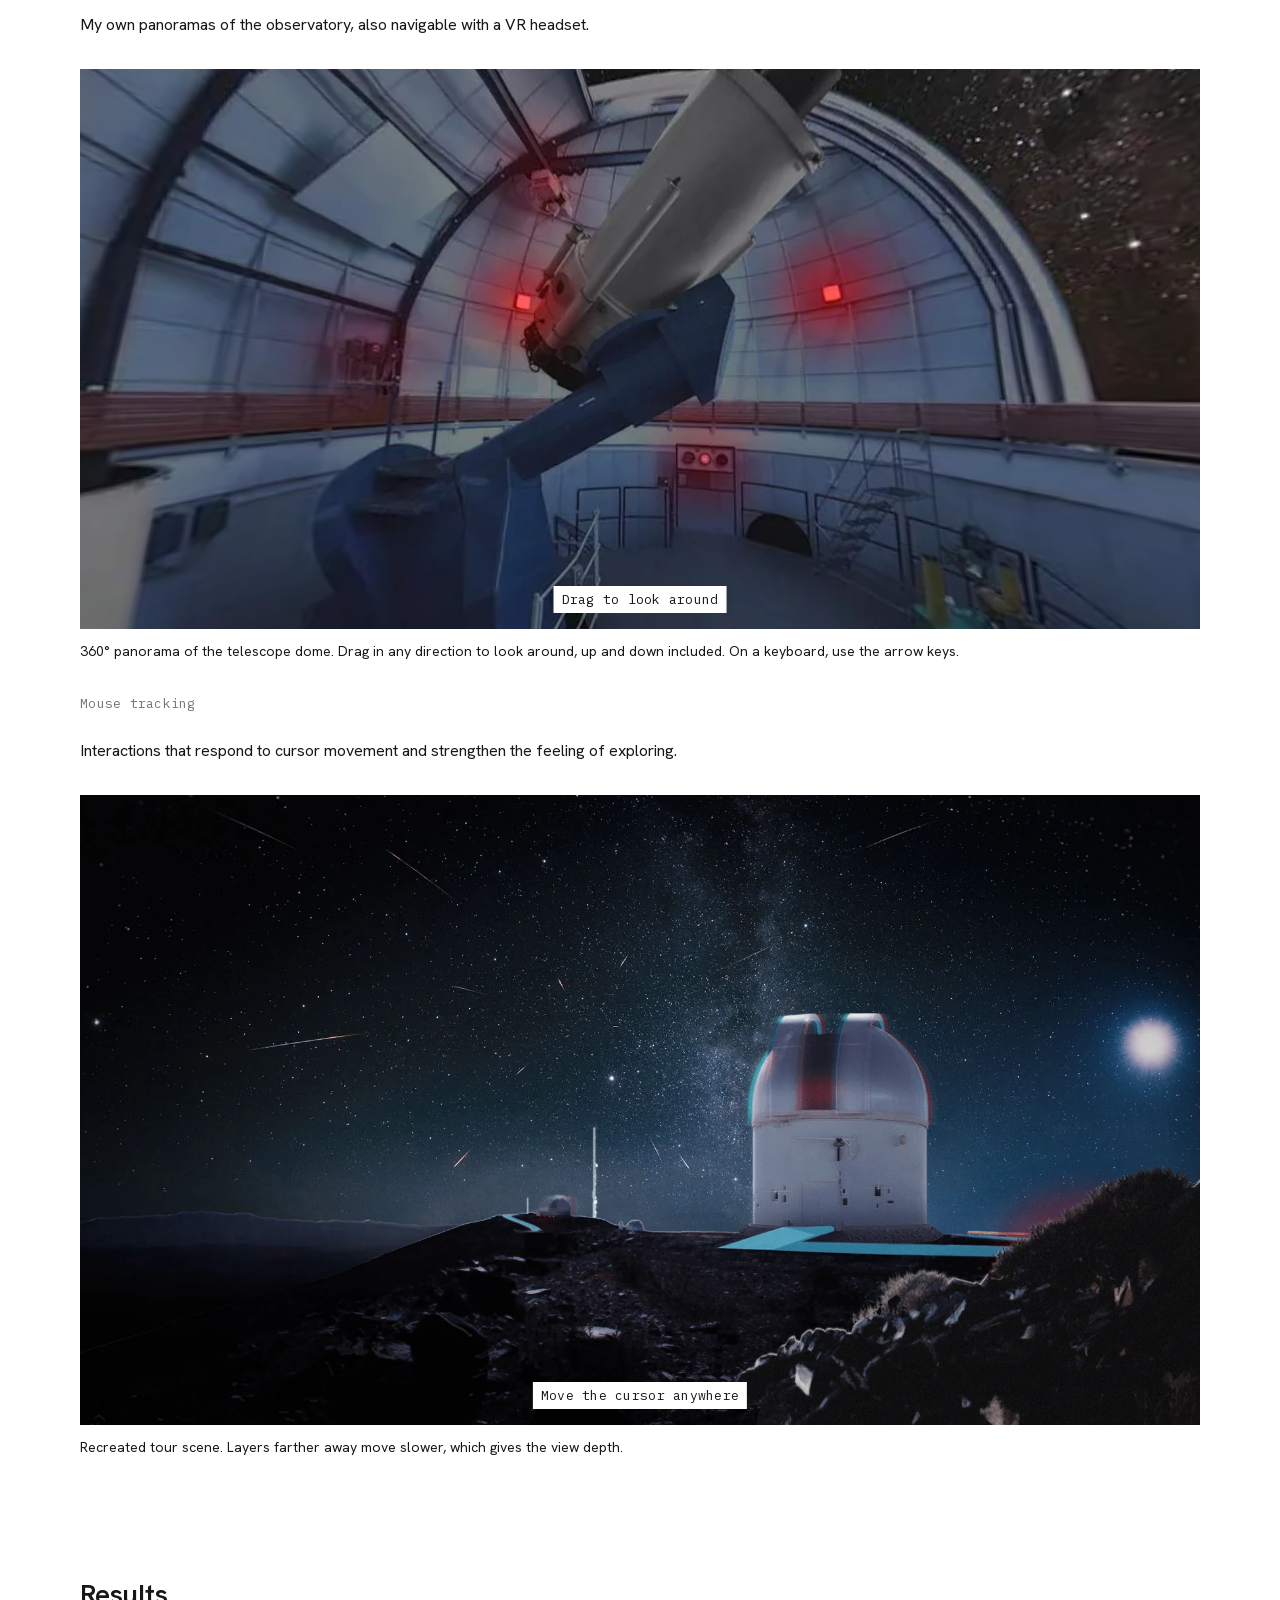
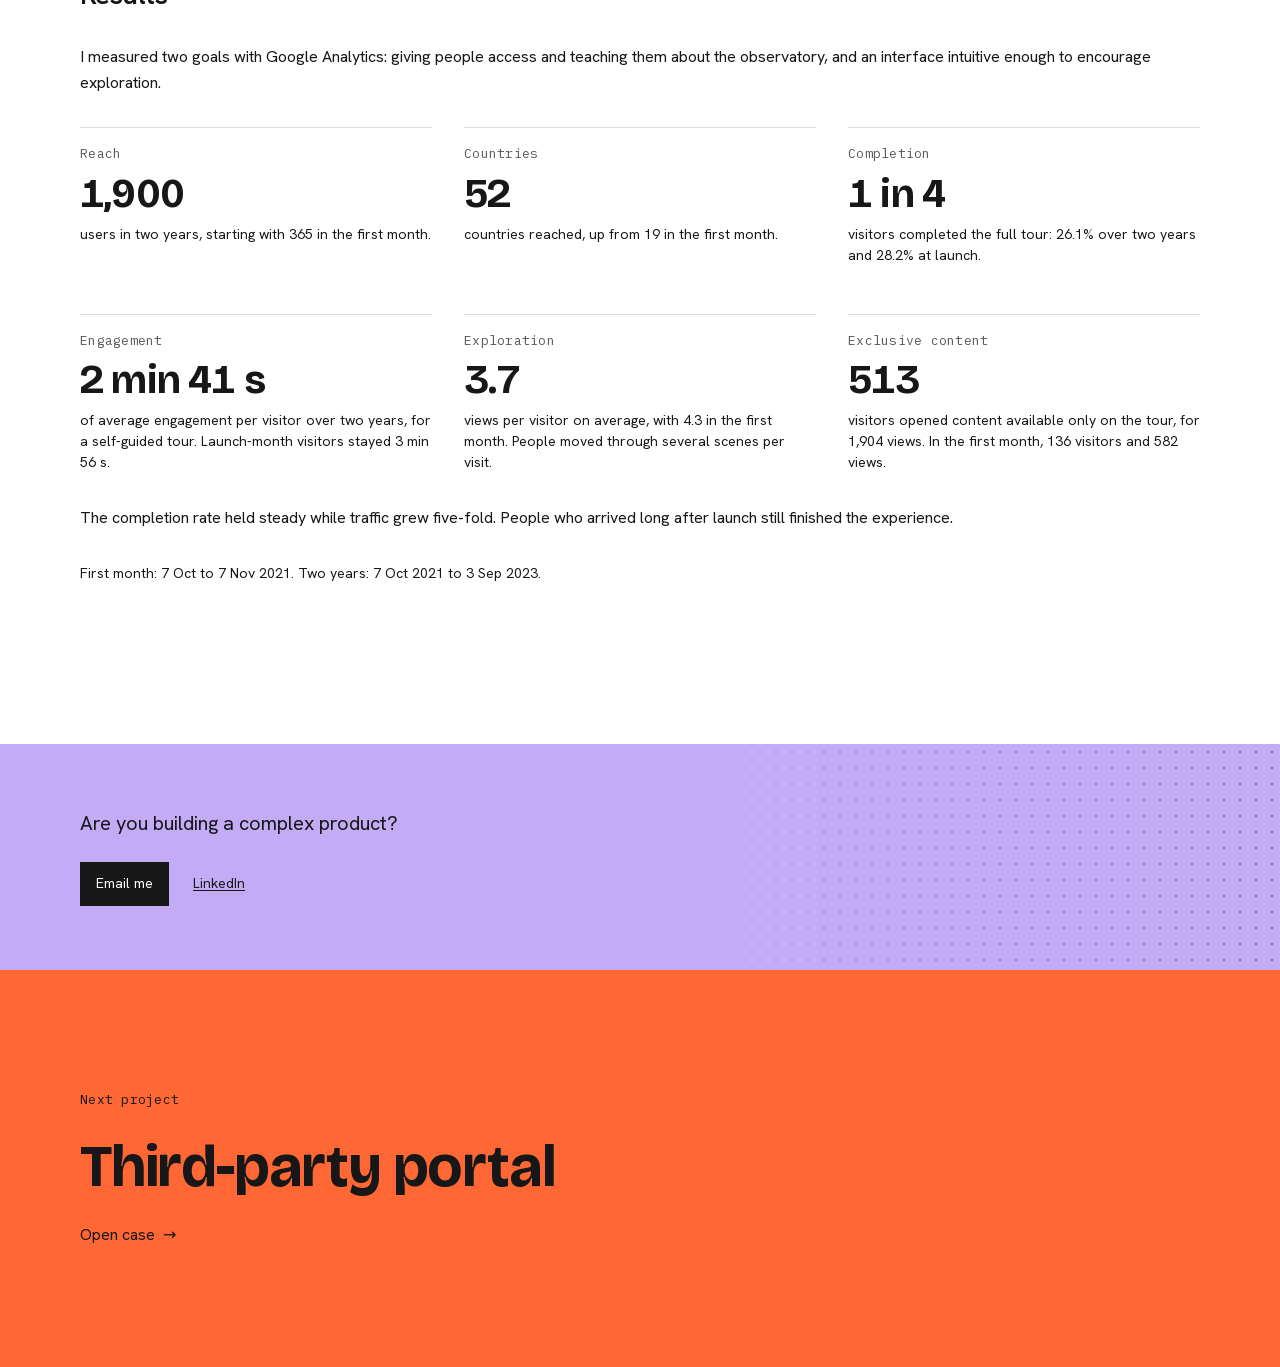
<file: en/work/visita-lco/index.html>
<!doctype html>
<html lang="en">
<head>
<meta charset="utf-8">
<meta name="viewport" content="width=device-width,initial-scale=1,viewport-fit=cover">
<title>Visita LCO | Caterina Bustamante</title>
<meta name="description" content="For the 50th anniversary of first light at Las Campanas Observatory, I designed and built a virtual tour that recreates a night of observation.">
<link rel="canonical" href="https://caterina.work/en/work/visita-lco/">
<link rel="alternate" hreflang="es" href="https://caterina.work/work/visita-lco/">
<link rel="alternate" hreflang="en" href="https://caterina.work/en/work/visita-lco/">
<meta property="og:type" content="article">
<meta property="og:title" content="Visita LCO | Caterina Bustamante">
<meta property="og:description" content="For the 50th anniversary of first light at Las Campanas Observatory, I designed and built a virtual tour that recreates a night of observation.">
<meta property="og:url" content="https://caterina.work/en/work/visita-lco/">
<meta property="og:image" content="https://caterina.work/assets/img/og/og-visita-lco-en.jpg">
<meta property="og:image:width" content="1200">
<meta property="og:image:height" content="630">
<meta property="og:image:alt" content="Visita LCO: case study by Caterina Bustamante.">
<meta name="twitter:card" content="summary_large_image">
<link rel="preload" href="../../../assets/fonts/bricolage-grotesque.woff2" as="font" type="font/woff2" crossorigin>
<link rel="preload" href="../../../assets/fonts/hanken-grotesk.woff2" as="font" type="font/woff2" crossorigin>
<link rel="stylesheet" href="../../../css/styles.css">
</head>
<body>

<header class="wrap">
  <nav class="site-head" aria-label="Main">
    <a class="name" href="../../">Caterina Bustamante</a>
    <a href="../../#work">Work</a>
    <div class="site-head-end">
      <a href="#contact">Contact</a>
      <a href="../../../work/visita-lco/" hreflang="es" lang="es">Español</a>
    </div>
  </nav>
</header>

<main class="wrap t-gray">
<div class="intro">
  <div class="intro-text">
    <span class="label">Case study · Web design and development</span>
    <h1>Visita LCO</h1>
  </div>
  <div class="intro-cols">
  <p class="lede">For the 50th anniversary of first light at Las Campanas Observatory, I designed and built a virtual tour that recreates a night of observation. The site opens up areas that are normally closed to the public. In two years it reached 1,900 users in 52 countries, and one in four completed the tour.</p>
  <dl class="meta">
    <div><dt class="label">Year</dt><dd>2021</dd></div>
    <div><dt class="label">Role</dt><dd>Lead web designer and developer</dd></div>
    <div><dt class="label">Focus</dt><dd>Web design and development, information architecture, 360° photography</dd></div>
  </dl>
  </div>
  <figure class="tile cover"><img src="../../../assets/img/visita-lco/01-portada.webp" width="1920" height="1441" alt="Visita LCO open on two laptops, showing the Magellan telescopes at night."></figure>
</div>

<section>
  <h2>The problem</h2>
  <div class="prose">
    <p>An observatory works at night, and most of its facilities can't be visited. For the anniversary, the goal was for anyone, from any country, to experience a night of observation and learn what happens inside.</p>
    <p>I helped define the project, its scope and its goals. Then I took on the full design and development, and shot the photos and 360° panoramas of the observatory.</p>
  </div>
</section>

<section>
  <h2>Process</h2>
  <ol class="steps">
    <li class="turn"><span class="label">50 years of first light</span></li>
    <li><span class="step-n">1</span><span>Scope and goals</span></li>
    <li><span class="step-n">2</span><span>Information architecture</span></li>
    <li><span class="step-n">3</span><span>Wireframes</span></li>
    <li><span class="step-n">4</span><span>Photography and 360° panoramas</span></li>
    <li><span class="step-n">5</span><span>Development and interactions</span></li>
  </ol>
</section>

<section>
  <h2>The structure</h2>
  <div class="prose"><p>The tour follows the order of a real night of observation, so the navigation reads as a journey instead of a menu.</p></div>
  <div class="ia-legend" aria-hidden="true"><span><i class="sc"></i>Scene</span><span><i class="sub"></i>Sub-scene</span><span><i class="pop"></i>Pop-up</span><span><i class="vr"></i>VR tour</span></div>
  <ol class="ia" aria-label="Information architecture of the tour, in order">
    <li class="ia-stage"><span class="step-n">1</span><span class="n sc">Start</span></li>
    <li class="ia-stage"><span class="step-n">2</span><span class="n sc">Arrival at the observatory</span><span class="n pop">Observatory info</span></li>
    <li class="ia-stage"><span class="step-n">3</span><span class="n sc">Path to the domes</span><span class="n sub">Interactive activity</span><span class="n pop">Site info</span></li>
    <li class="ia-stage"><span class="step-n">4</span><span class="n sc">Henrietta Swope</span><span class="n sub">Control room</span><span class="n pop">Telescope info</span><span class="n vr">Telescope 1</span></li>
    <li class="ia-stage"><span class="step-n">5</span><span class="n sc">Irénée du Pont</span><span class="n sub">Control room</span><span class="n pop">Telescope info</span><span class="n vr">Telescope 2</span></li>
    <li class="ia-stage"><span class="step-n">6</span><span class="n sc">Magellan</span><span class="n sub">Control room</span><span class="n pop">Telescopes info</span><span class="n vr">Telescopes 3</span></li>
    <li class="ia-stage"><span class="step-n">7</span><span class="n sc">Exit</span><span class="n sub">Future observatory</span><span class="n pop">Closing message: protect dark skies</span></li>
    <li class="ia-stage"><span class="step-n">8</span><span class="n sc">Close</span><span class="n pop">Review</span></li>
  </ol>
  <p class="small">Information architecture: eight scenes in the order of a night of observation.</p>
  <div class="wf-grid">
    <figure><div class="wf"><div class="ws" role="img" aria-label="Start wireframe: welcome line, #LIFEATLCO title, short texts and a Start the tour button.">
      <span class="big" style="top:5cqw;font-size:3cqw">WELCOME TO LAS CAMPANAS OBSERVATORY</span>
      <span class="pill c" style="top:11cqw">ES / EN</span>
      <span class="big" style="top:17cqw;font-size:8cqw">#LIFEATLCO</span>
      <span class="x" style="left:40%;top:30cqw;width:20%;height:5cqw"></span>
      <span class="ln" style="left:6%;width:24%;top:39cqw"><i></i><i style="width:80%"></i></span>
      <span class="ln" style="left:38%;width:24%;top:39cqw"><i></i><i style="width:80%"></i></span>
      <span class="ln" style="left:70%;width:24%;top:39cqw"><i></i><i style="width:80%"></i></span>
      <span class="pill c" style="top:52cqw">Start the tour</span>
    </div></div><figcaption>Start</figcaption></figure>
    <figure><div class="wf"><div class="ws g" role="img" aria-label="Scene wireframe: navigation tabs, an audio guide and text over a night landscape.">
      <span class="mt a"></span><span class="mt b"></span><span class="st" style="left:14%;top:14cqw"></span><span class="st" style="left:44%;top:40cqw"></span><span class="st" style="left:70%;top:30cqw"></span>
      <div class="top"><span class="ttl">Scene title</span><span class="tabs"><i class="on"></i><i></i><i></i><i></i><i></i><i></i></span><span class="ico"></span></div>
      <span class="av" style="left:5%;top:34cqw"></span><span class="blk" style="left:18%;top:36cqw;width:28%;height:6cqw"></span>
    </div></div><figcaption>Scene: guide and context</figcaption></figure>
    <figure><div class="wf"><div class="ws g" role="img" aria-label="Scene wireframe with a featured video or image in the center.">
      <span class="st" style="left:10%;top:16cqw"></span><span class="st" style="left:80%;top:22cqw"></span><span class="st" style="left:14%;top:46cqw"></span>
      <div class="top"><span class="ttl">Scene title</span><span class="tabs"><i></i><i class="on"></i><i></i><i></i><i></i><i></i></span><span class="ico"></span></div>
      <span class="blk" style="left:38%;top:16cqw;width:22%;height:36cqw"></span>
    </div></div><figcaption>Scene: featured content</figcaption></figure>
    <figure><div class="wf"><div class="ws g" role="img" aria-label="Sub-scene wireframe: guide and two cards that open the telescope and science activity pop-ups.">
      <div class="top"><span class="ttl">Scene title</span><span class="tabs"><i></i><i></i><i class="on"></i><i></i><i></i><i></i></span><span class="ico"></span></div>
      <span class="blk" style="left:3%;top:14cqw;width:34%;height:8cqw"></span><span class="av" style="left:3%;top:26cqw"></span>
      <span class="card" style="left:22%;top:34cqw;width:26%;height:16cqw"><svg viewBox="0 0 24 24" fill="none" stroke="currentColor" stroke-width="1.5" stroke-linecap="round" stroke-linejoin="round" aria-hidden="true"><path d="M3.5 13.5l13-6.5 1.6 3.2-13 6.5z"/><path d="M16.5 7l2.4-1.2 1.6 3.2-2.4 1.2"/><path d="M10 13l-3 8M11 13l3 8"/></svg></span><span class="card" style="left:52%;top:34cqw;width:26%;height:16cqw"><svg viewBox="0 0 24 24" fill="none" stroke="currentColor" stroke-width="1.5" stroke-linecap="round" aria-hidden="true"><circle cx="12" cy="12" r="5"/><ellipse cx="12" cy="12" rx="10" ry="3.2" transform="rotate(-20 12 12)"/></svg></span>
    </div></div><figcaption>Sub-scene: control room</figcaption></figure>
    <figure><div class="wf"><div class="ws" role="img" aria-label="Telescope pop-up wireframe: image and spec sheet.">
      <div class="top"><span class="ttl">Scene title</span><span class="ico"></span></div>
      <span class="big left" style="top:16cqw;left:6%;font-size:3.4cqw"><svg viewBox="0 0 24 24" fill="none" stroke="currentColor" stroke-width="1.5" stroke-linecap="round" stroke-linejoin="round" aria-hidden="true"><path d="M3.5 13.5l13-6.5 1.6 3.2-13 6.5z"/><path d="M16.5 7l2.4-1.2 1.6 3.2-2.4 1.2"/><path d="M10 13l-3 8M11 13l3 8"/></svg>Telescope</span>
      <span class="x" style="left:6%;top:28cqw;width:30%;height:22cqw"></span>
      <span class="ln" style="left:44%;width:30%;top:30cqw"><i></i><i style="width:70%"></i><i style="width:60%"></i><i style="width:75%"></i><i style="width:40%"></i></span>
    </div></div><figcaption>Pop-up: telescope details</figcaption></figure>
    <figure><div class="wf"><div class="ws" role="img" aria-label="Science activity pop-up wireframe: image and text.">
      <div class="top"><span class="ttl">Scene title</span><span class="ico"></span></div>
      <span class="big left" style="top:16cqw;left:6%;font-size:3.4cqw"><svg viewBox="0 0 24 24" fill="none" stroke="currentColor" stroke-width="1.5" stroke-linecap="round" aria-hidden="true"><circle cx="12" cy="12" r="5"/><ellipse cx="12" cy="12" rx="10" ry="3.2" transform="rotate(-20 12 12)"/></svg>Science activity</span>
      <span class="x" style="left:6%;top:28cqw;width:30%;height:22cqw"></span>
      <span class="ln" style="left:44%;width:30%;top:30cqw"><i></i><i style="width:70%"></i><i style="width:55%"></i></span>
    </div></div><figcaption>Pop-up: science activity</figcaption></figure>
    <figure><div class="wf"><div class="ws g" role="img" aria-label="360° panorama wireframe.">
      <span class="mt a"></span><span class="mt b"></span><span class="st" style="left:12%;top:12cqw"></span><span class="st" style="left:30%;top:22cqw"></span><span class="st" style="left:72%;top:28cqw"></span>
      <div class="top"><span class="ttl">Scene title</span><span class="ico"></span></div>
      <span class="r360">360°</span>
    </div></div><figcaption>360° panorama</figcaption></figure>
    <figure><div class="wf"><div class="ws" role="img" aria-label="Closing wireframe: See you soon, Share and Rate buttons, and short texts.">
      <div class="top"><span></span><span class="ico"></span></div>
      <span class="big" style="top:10cqw;font-size:8cqw">SEE YOU SOON!</span>
      <span class="pill" style="left:28%;top:26cqw">Share</span><span class="pill" style="left:56%;top:26cqw">Rate</span>
      <span class="ln" style="left:6%;width:24%;top:40cqw"><i></i><i style="width:80%"></i></span>
      <span class="ln" style="left:38%;width:24%;top:40cqw"><i></i><i style="width:80%"></i></span>
      <span class="ln" style="left:70%;width:24%;top:40cqw"><i></i><i style="width:80%"></i></span>
    </div></div><figcaption>Close</figcaption></figure>
  </div>
</section>

<section>
  <h2>The experience</h2>
  <div class="xp">
    <div class="prose"><span class="label k">360° views</span><p>My own panoramas of the observatory, also navigable with a VR headset.</p></div>
    <figure>
      <div class="pano" id="pano" data-src="../../../assets/img/visita-lco/pano.webp" tabindex="0" role="img" aria-label="Interactive 360° panorama inside a telescope dome, with the telescope pointing at the starry sky through the open slit. Drag in any direction, or focus it and use the arrow keys, to look around.">
        <span class="label pano-hint">Drag to look around</span>
      </div>
      <figcaption>360° panorama of the telescope dome. Drag in any direction to look around, up and down included. On a keyboard, use the arrow keys.</figcaption>
    </figure>
    <div class="prose"><span class="label k">Mouse tracking</span><p>Interactions that respond to cursor movement and strengthen the feeling of exploring.</p></div>
    <figure>
      <div class="px" id="px" role="img" aria-label="Night scene at the observatory in three layers: a starry sky with the Milky Way, a hill with a white telescope dome, and dark rocks in the foreground. The layers shift at different speeds with the cursor.">
        <img class="px-l" data-depth="0.15" src="../../../assets/img/visita-lco/px-sky.webp" width="1920" height="1085" alt="">
        <img class="px-l px-b" data-depth="0.45" src="../../../assets/img/visita-lco/px-mid.webp" width="1920" height="707" alt="">
        <img class="px-l px-b" data-depth="1" src="../../../assets/img/visita-lco/px-front.webp" width="1920" height="447" alt="">
        <span class="label pano-hint">Move the cursor anywhere</span>
      </div>
      <figcaption>Recreated tour scene. Layers farther away move slower, which gives the view depth.</figcaption>
    </figure>
  </div>
</section>

<section>
  <h2>Results</h2>
  <div class="prose"><p>I measured two goals with Google Analytics: giving people access and teaching them about the observatory, and an interface intuitive enough to encourage exploration.</p></div>
  <div class="stats">
    <div class="stat"><span class="label">Reach</span><b class="title title--s">1,900</b><p>users in two years, starting with 365 in the first month.</p></div>
    <div class="stat"><span class="label">Countries</span><b class="title title--s">52</b><p>countries reached, up from 19 in the first month.</p></div>
    <div class="stat"><span class="label">Completion</span><b class="title title--s">1 in 4</b><p>visitors completed the full tour: 26.1% over two years and 28.2% at launch.</p></div>
    <div class="stat"><span class="label">Engagement</span><b class="title title--s">2 min 41 s</b><p>of average engagement per visitor over two years, for a self-guided tour. Launch-month visitors stayed 3 min 56 s.</p></div>
    <div class="stat"><span class="label">Exploration</span><b class="title title--s">3.7</b><p>views per visitor on average, with 4.3 in the first month. People moved through several scenes per visit.</p></div>
    <div class="stat"><span class="label">Exclusive content</span><b class="title title--s">513</b><p>visitors opened content available only on the tour, for 1,904 views. In the first month, 136 visitors and 582 views.</p></div>
  </div>
  <div class="prose"><p>The completion rate held steady while traffic grew five-fold. People who arrived long after launch still finished the experience.</p></div>
  <p class="small">First month: 7 Oct to 7 Nov 2021. Two years: 7 Oct 2021 to 3 Sep 2023.</p>
</section>
</main>

<aside class="case-contact" id="contact" aria-label="Contact">
  <div class="wrap">
    <div class="case-contact-inner">
      <p class="lede case-contact-lead">Are you building a complex product?</p>
      <div class="case-contact-actions">
        <a class="btn" href="mailto:cate.bustamantec@gmail.com">Email me</a>
        <a href="https://www.linkedin.com/in/caterinabustamante" target="_blank" rel="noopener noreferrer">LinkedIn</a>
      </div>
    </div>
  </div>
</aside>

<footer class="next">
  <div class="wrap">
    <a href="../third-party-portal/"><span class="label">Next project</span><span class="title title--xl">Third-party portal</span><span class="go">Open case <span aria-hidden="true">→</span></span></a>
  </div>
</footer>

<script src="../../../js/three.r128.min.js"></script>
<script src="../../../js/visita-lco.js"></script>
</body>
</html>
</file>
<file: css/styles.css>
/* Portfolio Caterina Bustamante: single stylesheet for every page.
   Order: tokens, base, layout, shared components, home, then one section per case study.
   Breakpoints: 768px (layout) and 480px (small phones). Exceptions are noted where they appear.
   Fonts are self-hosted (assets/fonts, latin subset): Bricolage Grotesque 700, Hanken Grotesk 400/500/600, IBM Plex Mono 400.
   Bricolage and Hanken are preloaded from each page; their fallbacks are size-adjusted to avoid layout shift. */

/* Fonts: self-hosted. font-display:swap shows text immediately; the *Fallback faces match each font's metrics so the swap doesn't shift the text */
@font-face{font-family:"Bricolage Grotesque";font-style:normal;font-weight:700;font-display:swap;src:url("../assets/fonts/bricolage-grotesque.woff2") format("woff2");unicode-range:U+0000-00FF,U+0131,U+0152-0153,U+02BB-02BC,U+02C6,U+02DA,U+02DC,U+0304,U+0308,U+0329,U+2000-206F,U+20AC,U+2122,U+2191,U+2193,U+2212,U+2215,U+FEFF,U+FFFD}
@font-face{font-family:"Hanken Grotesk";font-style:normal;font-weight:400 600;font-display:swap;src:url("../assets/fonts/hanken-grotesk.woff2") format("woff2");unicode-range:U+0000-00FF,U+0131,U+0152-0153,U+02BB-02BC,U+02C6,U+02DA,U+02DC,U+0304,U+0308,U+0329,U+2000-206F,U+20AC,U+2122,U+2191,U+2193,U+2212,U+2215,U+FEFF,U+FFFD}
@font-face{font-family:"IBM Plex Mono";font-style:normal;font-weight:400;font-display:swap;src:url("../assets/fonts/ibm-plex-mono-400.woff2") format("woff2");unicode-range:U+0000-00FF,U+0131,U+0152-0153,U+02BB-02BC,U+02C6,U+02DA,U+02DC,U+0304,U+0308,U+0329,U+2000-206F,U+20AC,U+2122,U+2191,U+2193,U+2212,U+2215,U+FEFF,U+FFFD}
@font-face{font-family:"Bricolage Fallback";src:local("Arial Bold"),local("Arial-BoldMT"),local("Arial");font-weight:700;size-adjust:92.5%;ascent-override:100.5%;descent-override:29.2%;line-gap-override:0%}
@font-face{font-family:"Hanken Fallback";src:local("Arial");font-weight:400 600;size-adjust:100.9%;ascent-override:99.1%;descent-override:30%;line-gap-override:0%}

/* Tokens */
:root{
  --ink:#171717;
  --bg:#FFFFFF;
  --surface:#DEDEDE;
  --accent:#FF6735;
  --blush:#F5CAC4;
  --lavender:#C3ABF6;
  --peri:#ADBFFD;
  --ochre:#A77E4A;
  --gray:#919191;
  --line:#DCDCDC;            /* every 1px separator and diagram connector: change it here only */
  --hair:var(--line);
  --label:#767676;           /* small labels: 4.5:1 on white (#FFFFFF) */
  --line-on-accent:rgba(23,23,23,.22);
  --display:"Bricolage Grotesque","Bricolage Fallback","Arial Black",sans-serif;
  --lh-display:1.1;
  --sans:"Hanken Grotesk","Hanken Fallback",system-ui,-apple-system,sans-serif;
  --mono:"IBM Plex Mono",ui-monospace,Menlo,monospace;
  --s4:4px;--s8:8px;--s12:12px;--s16:16px;--s24:24px;--s32:32px;--s48:48px;--s64:64px;--s120:120px;--s160:160px;
  --wide:1120px;--measure:none;
  --margin:60px;
  --radius:8px;--radius-s:4px;
  --shadow-window:0 16px 40px -8px rgba(23,23,23,.28),0 0 0 1px rgba(23,23,23,.08);
  color-scheme:light;
}
@media (max-width:768px){:root{--margin:16px}}

/* Base */
*,*::before,*::after{box-sizing:border-box}
html,body{background:var(--bg);color:var(--ink)}
body{margin:0;font:400 14px/1.5 var(--sans);-webkit-font-smoothing:antialiased}
img{display:block;max-width:100%;height:auto}
a{color:inherit;text-decoration:none}
a:focus-visible{outline:2px solid var(--ink);outline-offset:4px}
h1,h2,h3,p,figure,ol,ul,dl,dd{margin:0}
h1,h2,h3{text-wrap:balance}

/* Type */
.label{font:400 13px/1.5 var(--mono);letter-spacing:.02em;color:var(--label)}
.next .label,.site-foot .label,.case-contact .label,.pnode.out .label,.pano .label,.steps li.turn .label{color:inherit}
.pairs,.reason,.pnode,.frame,.dest-shot,.dest-tag,.stat,.eco{--label:#595959} /* on the grey surface, 4.5:1 needs a darker grey */
h1,.title{font:700 clamp(36px,6vw,72px)/var(--lh-display) var(--display);letter-spacing:-.02em}
.title--xl{font-size:clamp(36px,7.8vw,60px)}
.cta .title{font-size:clamp(36px,7.8vw,60px)}
.title--s{font-size:clamp(28px,3.4vw,40px)}
h2{font:600 28px/1.2 var(--sans);letter-spacing:-.02em}
h3{font:600 18px/1.3 var(--sans);letter-spacing:-.01em}
.prose{display:flex;flex-direction:column;gap:var(--s16);max-width:var(--measure)}
.prose p{font-size:16px;line-height:1.6}
.lede{font-size:20px;line-height:1.5;max-width:var(--measure)}
.small,figcaption{font-size:14px;line-height:1.5}
.nb{white-space:nowrap}
.num{font-variant-numeric:tabular-nums}
.k{display:block;margin-bottom:var(--s8)}

/* Layout: .wrap centers header, main and footer content on the same column */
.wrap{max-width:calc(var(--wide) + 2 * var(--margin));margin-inline:auto;padding-inline:max(var(--margin),env(safe-area-inset-left,0px)) max(var(--margin),env(safe-area-inset-right,0px))}
main{display:flex;flex-direction:column;gap:var(--s120);padding-block:var(--s120) var(--s160)}
section{display:flex;flex-direction:column;gap:var(--s32);min-width:0}
.intro{display:flex;flex-direction:column;gap:var(--s32)}
.intro-text{display:flex;flex-direction:column;gap:var(--s24)}
@media (max-width:768px){main{gap:var(--s64);padding-block:var(--s64) var(--s120)}}

/* Header */
.site-head{display:flex;align-items:center;justify-content:flex-end;gap:var(--s24);padding-block:var(--s12);font-size:14px;line-height:20px}
.site-head a{display:inline-flex;align-items:center;min-height:44px}
.site-head a:hover{text-decoration:underline}
.site-head .name{font-weight:600;margin-right:auto}
.site-head-end{display:flex;align-items:center;gap:var(--s24)}
@media (max-width:480px){.site-head{flex-wrap:wrap;gap:0 var(--s24)}.site-head .name{flex:0 0 100%}}

/* Case tile colors: set on main to tint the whole case, or on a single .tile */
.t-peri{--t:var(--peri)}.t-blush{--t:var(--blush)}.t-ochre{--t:var(--ochre)}.t-gray{--t:var(--gray)}

/* Ringed step number: thin ring, small number. Used by every numbered list and diagram. */
.step-n{display:inline-flex;align-items:center;justify-content:center;flex:none;width:24px;height:24px;border:1px solid var(--line);border-radius:50%;font:400 11px/1 var(--mono);color:var(--label);font-variant-numeric:tabular-nums}

/* Case hero (a-hero-metadatos): metadata list on the left, description on the right, between two light lines. */
.intro-cols{display:grid;grid-template-columns:repeat(2,minmax(0,1fr));gap:var(--s32) var(--s64);align-items:start;padding-block:var(--s32);border-block:1px solid var(--line)}
.intro-cols .lede{order:2;max-width:none;font-size:clamp(18px,1.7vw,22px);line-height:1.4}
.meta{order:1;display:flex;flex-direction:column;gap:var(--s16)}
.meta div{display:flex;flex-direction:column;gap:var(--s4);min-width:0}
.meta dd{font-size:18px;line-height:1.4}
@media (max-width:768px){.intro-cols{grid-template-columns:1fr}.intro-cols .lede,.meta{order:0}}

/* Hero tile: screen anchored top-left and bleeding off */
.tile{position:relative;aspect-ratio:2/1;max-width:100%;overflow:hidden;background:var(--t,var(--surface))}
.tile img{position:absolute;left:7%;top:7%;width:var(--w,100%);max-width:none;border-radius:var(--radius);box-shadow:var(--shadow-window)}
.tile.cover img{inset:0;width:100%;height:100%;object-fit:cover;border-radius:0;box-shadow:none}

/* Figures */
figure{display:flex;flex-direction:column;gap:var(--s12);min-width:0}
.shot .panel{background:var(--t,var(--surface));padding:clamp(24px,7%,80px) clamp(24px,9%,104px) 0;overflow:hidden}
.shot .panel img{width:100%;border-radius:var(--radius) var(--radius) 0 0;box-shadow:var(--shadow-window)}
.flow-solo{max-width:none}
.group{--line:var(--line-on-accent);--label:#595959;display:grid;gap:var(--s24);padding:var(--s32);background:var(--t,var(--surface))}
.group .flow text[stroke="#ffffff"]{stroke:var(--t,var(--surface))}
.split{display:grid;grid-template-columns:repeat(2,minmax(0,1fr));column-gap:var(--s32);align-items:center}
.split .flow-solo{min-width:0;order:2}
.split .shot{order:1;min-width:0}
.split .panel{background:none;overflow:hidden;padding:var(--s24) var(--s24) var(--s24) 0;margin:calc(-1 * var(--s24)) calc(-1 * var(--s24)) calc(-1 * var(--s24)) calc(-1 * var(--s32))}
.split .panel img{width:106%;max-width:none;margin-left:-6%;border-radius:0 var(--radius) var(--radius) 0;box-shadow:0 8px 20px -6px rgba(23,23,23,.28),0 0 0 1px rgba(23,23,23,.08)}
@media (max-width:768px){.group{padding:var(--s16)}.split{grid-template-columns:1fr;row-gap:var(--s24)}.split .flow-solo,.split .shot{order:0}.split .panel{margin-left:calc(-1 * var(--s16))}}
.frame{background:var(--surface);padding:var(--s16)}
.frame img{width:100%;border-radius:var(--radius-s)}
.grid2{display:grid;grid-template-columns:repeat(2,minmax(0,1fr));gap:var(--s32);align-items:start}
.fig-head{display:flex;justify-content:space-between;align-items:baseline;gap:var(--s12);flex-wrap:wrap}
@media (max-width:768px){.grid2{grid-template-columns:1fr}}

/* Tables */
.scroll{overflow-x:auto}
.cmp{width:100%;min-width:560px;border-collapse:collapse;font-size:14px;line-height:1.5}
.cmp th,.cmp td{text-align:left;vertical-align:top;padding:var(--s12) var(--s16) var(--s12) 0;border-top:1px solid var(--line)}
.cmp tr:last-child th,.cmp tr:last-child td{border-bottom:1px solid var(--line)}
.cmp thead th{border-top:0;padding-top:0}
.cmp th{font:400 14px/20px var(--mono);letter-spacing:.02em;width:30%}

/* Ordered steps (b-lista-numerada): ringed number, thin line to the next step */
.steps{list-style:none;padding:0;max-width:var(--measure)}
.steps li{position:relative;display:grid;grid-template-columns:24px minmax(0,1fr);gap:var(--s16);align-items:center;padding-bottom:var(--s24);font-size:16px}
.steps li:last-child{padding-bottom:0}
.steps li:not(:last-child)::after{content:"";position:absolute;left:12px;top:30px;bottom:6px;width:1px;background:var(--line)}
.steps li.turn::before{content:"";width:24px;height:24px;border:1px solid var(--ink);border-radius:50%}

/* Paired evidence */
.pairs{display:grid;grid-template-columns:repeat(2,minmax(0,1fr));gap:var(--s16)}
.pairs > div{display:flex;flex-direction:column;gap:var(--s8);padding:var(--s24);background:var(--surface);min-width:0}
.pairs h3{margin-bottom:var(--s4)}
.pairs p{font-size:16px;line-height:1.6}
@media (max-width:768px){.pairs{grid-template-columns:1fr}}

/* Flow diagrams (SVG): outlines only, 1px light strokes; the emphasised nodes keep an ink outline */
.flow{display:block;width:100%;height:auto;color:var(--ink)}
.flow .lb{font:400 12px var(--mono);letter-spacing:.02em;fill:var(--label)}
.flow .tt{font:600 24px var(--sans);letter-spacing:-.02em;fill:var(--ink)}
.flow .nd{font:400 14px var(--sans)}
.flow rect,.flow polygon{fill:none !important;stroke:var(--line);stroke-width:1}
.flow rect[fill="currentColor"]{stroke:var(--ink)}
.flow text[fill="#ffffff"]{fill:var(--ink)}
.flow path{stroke:var(--line)}
.flow marker path{fill:var(--line);stroke:none}
.flow line{stroke:var(--line)}
.flows{display:grid;grid-template-columns:repeat(2,minmax(0,1fr));gap:var(--s48);align-items:start}
@media (max-width:768px){.flows{grid-template-columns:1fr}}

/* Results */
.stats{display:grid;grid-template-columns:repeat(3,minmax(0,1fr));gap:var(--s48) var(--s32)}
.stat{display:flex;flex-direction:column;gap:var(--s8);padding-top:var(--s16);border-top:1px solid var(--line);min-width:0}
.stat b{font-weight:400;font-variant-numeric:tabular-nums}
.stat p{font-size:14px;line-height:1.5}
@media (max-width:768px){.stats{grid-template-columns:repeat(2,minmax(0,1fr))}}
@media (max-width:480px){.stats{grid-template-columns:1fr}}

/* Button */
.btn{align-self:flex-start;display:inline-flex;align-items:center;min-height:44px;padding:0 var(--s16);background:var(--ink);color:var(--bg);font-size:14px}
.btn:focus-visible{outline-offset:2px}

/* Next project band, closes every case */
.next{background:var(--accent)}
.next a{display:flex;flex-direction:column;align-items:flex-start;gap:var(--s24);padding-block:var(--s120)}
.next .go{font-size:16px;display:inline-flex;gap:var(--s8)}
.next .go span{transition:transform .25s ease}
.next a:hover .go span,.next a:focus-visible .go span{transform:translateX(6px)}
.next a:focus-visible{outline-offset:-8px}

/* Case contact: generic invitation placed just before the next-project band, same on every case.
   A full-width blush band (token) that sits flush against the orange band; smaller than it on purpose:
   body-size copy, shorter padding. To add a case-specific line later, put
   <p class="small case-contact-note">…</p> after .case-contact-lead; no other change is needed. */
.case-contact{position:relative;overflow:hidden;background:var(--lavender)}
/* Dot texture: strongest on the right edge, fading out to the left; sits behind the content */
.case-contact::before{content:"";position:absolute;inset:0;pointer-events:none;background-image:radial-gradient(circle,var(--ink) 1.2px,transparent 1.7px);background-size:16px 16px;opacity:.35;-webkit-mask-image:linear-gradient(to left,#000,transparent 55%);mask-image:linear-gradient(to left,#000,transparent 55%)}
.case-contact .wrap{position:relative}
.case-contact-inner{display:flex;flex-direction:column;gap:var(--s24);padding-block:var(--s64)}
.case-contact-lead{text-wrap:balance}
.case-contact-actions{display:flex;flex-wrap:wrap;align-items:center;gap:var(--s8) var(--s24)}
.case-contact-actions a:not(.btn){display:inline-flex;align-items:center;min-height:44px;text-decoration:underline;text-underline-position:from-font}
@media (max-width:768px){.case-contact-inner{padding-block:var(--s48)}.case-contact::before{opacity:.25}}

/* Footer legal line */
.legal{display:flex;justify-content:space-between;gap:var(--s16);flex-wrap:wrap;padding-top:var(--s16);border-top:1px solid var(--line-on-accent)}

/* Home */
.hero .title span{display:block}
.hero .title{font-size:clamp(36px,7vw,88px)}
.projects{list-style:none;margin:0;padding:0;display:grid;grid-template-columns:repeat(3,minmax(0,1fr));gap:var(--s24)}
.project{display:flex;flex-direction:column;gap:var(--s24);transition:transform .35s cubic-bezier(.2,.7,.2,1)}
.project:hover,.project:focus-visible{transform:translateY(-8px)}
.project-img{width:100%;aspect-ratio:1/1;object-fit:cover}
.project-text{display:flex;flex-direction:column;gap:var(--s12)}
.project-copy{display:flex;flex-direction:column;gap:var(--s8)}
.more{list-style:none;margin:0;padding:0;border-bottom:1px solid var(--line)}
.more-row{border-top:1px solid var(--line)}
.more-link{display:flex;flex-wrap:wrap;align-items:baseline;gap:var(--s4) var(--s16);padding:var(--s16) 0}
a.more-link:hover h3{text-decoration:underline}

/* Project lists: while one project is hovered or focused, the others fade to .35 and it stays at 1.
   Existing hover effects (card lift, underline) are untouched. Hover only where a pointer exists. */
.projects>li,.more-row{transition:opacity .22s ease}
@media (hover:hover){
  .projects:has(.project:hover)>li:not(:has(.project:hover)),
  .more:has(a.more-link:hover)>.more-row:not(:has(a.more-link:hover)){opacity:.35}
}
.projects:has(.project:focus-visible)>li:not(:has(.project:focus-visible)),
.more:has(a.more-link:focus-visible)>.more-row:not(:has(a.more-link:focus-visible)){opacity:.35}
.site-foot{background:var(--accent)}
.site-foot .wrap{display:flex;flex-direction:column;gap:var(--s120);padding-block:var(--s120) var(--s32)}
.footer-main{display:flex;justify-content:space-between;align-items:flex-end;gap:var(--s32);flex-wrap:wrap}
.cta{display:flex;flex-direction:column;gap:var(--s24)}
.email{font-weight:500;font-size:24px;line-height:32px;letter-spacing:-.01em;text-decoration:underline;text-underline-position:from-font;display:inline-flex;align-items:center;min-height:44px}
.footer-links{display:flex;flex-direction:column;align-items:flex-end;font-size:14px;line-height:20px}
.footer-links a{display:inline-flex;align-items:center;min-height:44px}
.footer-links a:hover{text-decoration:underline}
@media (max-width:768px){
  .site-foot .wrap{gap:var(--s64);padding-top:var(--s64)}
  .footer-links{align-items:flex-start}
  .email{font-size:20px;line-height:28px;word-break:break-all}
}
/* Mobile: projects become a horizontal scroller. Two cards fit fully and a 16px sliver (same as the left margin) of the third shows
   at the right edge. The list bleeds to the viewport edges and re-applies --margin as inner padding, so the
   first card keeps the site's side padding. Vertical padding/margin keep hover lift and focus ring unclipped. */
@media (max-width:768px){
  .projects{display:flex;gap:var(--s16);margin-inline:calc(-1 * var(--margin));padding:var(--s8) var(--margin);margin-block:calc(-1 * var(--s8));overflow-x:auto;scroll-snap-type:x mandatory;scroll-padding-inline:var(--margin);overscroll-behavior-x:contain;-webkit-overflow-scrolling:touch;scrollbar-width:none}
  .projects::-webkit-scrollbar{display:none}
  .projects>li{flex:0 0 calc((100% - 32px) / 2);min-width:0;scroll-snap-align:start}
}

/* Case: third-party portal. Before/after ecosystem diagram */
.eco{display:flex;flex-direction:column;gap:var(--s32);padding:0}
.eco-row{display:flex;flex-direction:column;gap:var(--s12)}
.eco-line{display:grid;grid-template-columns:minmax(0,1fr) 56px minmax(0,1fr) 56px minmax(0,1fr);align-items:center}
.eco-line.after{grid-template-columns:minmax(0,1fr) 56px minmax(0,2fr)}
.node{display:flex;align-items:center;justify-content:center;min-height:56px;padding:var(--s8);text-align:center;font-size:14px;line-height:1.3;border:1px solid var(--line)}
.node.solid{border-color:var(--ink)}
.node.out{border-style:dashed}
.link{position:relative;height:1px;background:var(--line)}
.link.mail{background:none;border-top:1px dashed var(--line)}
.link .label{position:absolute;left:50%;top:-24px;transform:translateX(-50%);font-size:12px}
.zone{display:grid;grid-template-columns:minmax(0,1fr) 40px minmax(0,1fr);align-items:center;padding:var(--s8);border:1px solid var(--line)}
@media (max-width:480px){.eco{padding:0}.eco-line{grid-template-columns:minmax(0,1fr) 20px minmax(0,1fr) 20px minmax(0,1fr)}.eco-line.after{grid-template-columns:minmax(0,1fr) 20px minmax(0,2fr)}.link .label{display:none}.node{font-size:12px}}

/* Case: Tecno Fast Rental. Side-by-side evidence frames and the three destinations */
.frame.fit{aspect-ratio:4/5;display:flex;justify-content:center;align-items:flex-start;overflow:hidden}
.frame.fit img,.frame.fit svg{height:100%;width:auto;max-width:100%;object-fit:contain;object-position:top}
.dests{display:flex;flex-direction:column;gap:var(--s24)}
.dest-grid{list-style:none;padding:0;display:grid;grid-template-columns:repeat(3,minmax(0,1fr));column-gap:var(--s24);row-gap:0}
.dest{display:grid;grid-row:span 5;grid-template-rows:subgrid;border-top:1px solid var(--line);min-width:0}
.dest.out{border-top-style:dashed}
.dest > *{padding-top:var(--s16)}
.dest-head{display:flex;justify-content:space-between;align-items:baseline;gap:var(--s8)}
.dest-tag{background:var(--surface);padding:0 var(--s8)}
.dest-count{display:flex;align-items:baseline;gap:var(--s12)}
.dest-count b{font-weight:400;font-variant-numeric:tabular-nums}
.dest-src{font-size:14px;line-height:1.5;align-self:start}
.dest-shot{padding:var(--s16) var(--s16) 0;margin-top:var(--s16);aspect-ratio:4/5;max-width:100%;overflow:hidden;background:var(--surface)}
.dest-shot img{width:100%;height:100%;object-fit:cover;object-position:top;border-radius:var(--radius-s) var(--radius-s) 0 0;box-shadow:0 0 0 1px var(--hair)}
@media (max-width:768px){
  .frame.fit{aspect-ratio:auto}
  .frame.fit img,.frame.fit svg{height:auto;width:100%}
  .dest-grid{grid-template-columns:1fr;row-gap:var(--s48)}
  .dest{display:flex;flex-direction:column;grid-row:auto}
  .dest-shot{aspect-ratio:auto;padding-bottom:var(--s16)}
  .dest-shot img{height:auto;border-radius:var(--radius-s)}
}

/* Case: Visita LCO. Information architecture, CSS wireframes and interactive scenes */
.ia-legend{display:flex;flex-wrap:wrap;gap:var(--s16) var(--s24);font-size:14px}
.ia-legend span{display:inline-flex;align-items:center;gap:var(--s8)}
.ia-legend i{display:inline-block;width:28px;height:14px}
.ia{list-style:none;padding:0;display:grid;grid-template-columns:repeat(auto-fit,minmax(130px,1fr));gap:var(--s24) var(--s12)}
@media (min-width:1024px){.ia{grid-template-columns:repeat(8,minmax(0,1fr))}} /* exception: eight stages need the room */
.ia-stage{display:flex;flex-direction:column;gap:var(--s12);min-width:0}
.n{position:relative;display:flex;align-items:center;justify-content:center;min-height:44px;padding:10px 8px;font-size:13px;line-height:1.3;text-align:center;overflow-wrap:anywhere}
.n + .n::before{content:"";position:absolute;left:50%;top:-13px;width:1px;height:12px;background:var(--line)}
.sc{border:1px solid var(--ink);border-radius:999px}
.sub{border:1px solid var(--line);border-radius:999px}
.pop{border:1px dashed var(--line);border-radius:var(--radius-s)}
.vr{border:1px solid var(--ink);border-radius:var(--radius-s)}
.ia-stage>.step-n{margin-bottom:var(--s4)}
.wf-grid{display:grid;grid-template-columns:repeat(auto-fill,minmax(260px,1fr));gap:var(--s24)}
.wf{container-type:inline-size}
.ws{position:relative;aspect-ratio:16/10;max-width:100%;overflow:hidden;background:var(--bg);border:1px solid var(--ink);font-family:var(--mono);color:var(--ink)}
.ws.g{background:var(--surface)}
.ws .top{position:absolute;top:5cqw;left:5cqw;right:5cqw;display:flex;justify-content:space-between;align-items:center;gap:2cqw}
.ws .ttl{font-size:3.4cqw}
.ws .ico{width:3cqw;height:3cqw;border:1px solid var(--ink);border-radius:50%}
.ws .tabs{display:flex;gap:.6cqw;background:var(--bg);padding:.8cqw}
.ws .tabs i{width:4.5cqw;height:1.4cqw;background:var(--gray)}.ws .tabs i.on{background:var(--ink)}
.ws .mt{position:absolute;bottom:0;width:45%;height:42%;background:var(--bg);clip-path:polygon(50% 0,100% 100%,0 100%)}
.ws .mt.a{left:5%}.ws .mt.b{left:45%;height:34%}
.ws .st{position:absolute;width:5cqw;height:5cqw;background:var(--bg);clip-path:polygon(50% 0,60% 40%,100% 50%,60% 60%,50% 100%,40% 60%,0 50%,40% 40%)}
.ws .av{position:absolute;width:10cqw;height:10cqw;border:1px solid var(--ink);border-radius:50%;background:var(--bg)}
.ws .blk{position:absolute;background:var(--ink)}
.ws .x{position:absolute;border:1px solid var(--ink);background:linear-gradient(to top right,transparent calc(50% - .5px),var(--ink) 50%,transparent calc(50% + .5px)),linear-gradient(to top left,transparent calc(50% - .5px),var(--ink) 50%,transparent calc(50% + .5px))}
.ws .ln{position:absolute;display:flex;flex-direction:column;gap:1.2cqw}
.ws .ln i{display:block;height:.9cqw;background:var(--gray)}
.ws .card{position:absolute;display:flex;align-items:center;justify-content:center;background:var(--bg)}
.ws .card svg,.ws .big svg{width:7cqw;height:7cqw}
.ws .big{position:absolute;left:0;right:0;display:flex;align-items:center;justify-content:center;gap:1.5cqw;text-align:center;font-family:var(--sans);font-weight:600;letter-spacing:-.02em}
.ws .big.left{right:auto;justify-content:flex-start}
.ws .big.left svg{width:4cqw;height:4cqw}
.ws .pill{position:absolute;border:1px solid var(--ink);font-size:2.2cqw;padding:.8cqw 2cqw;background:var(--bg)}
.ws .c{left:50%;transform:translateX(-50%)}
.ws .r360{position:absolute;left:50%;top:50%;transform:translate(-50%,-50%);font-family:var(--sans);font-size:5cqw;font-weight:600;border:1px solid var(--ink);border-radius:50%;padding:1.5cqw 3cqw;background:var(--bg)}
.xp{display:flex;flex-direction:column;gap:var(--s32)}
.pano{position:relative;aspect-ratio:2/1;max-width:100%;overflow:hidden;background:#141414;cursor:grab;touch-action:none;user-select:none}
.pano canvas{display:block;width:100%;height:100%}
.pano:active{cursor:grabbing}
.pano:focus-visible{outline:2px solid var(--ink);outline-offset:4px}
.pano .label{position:absolute;background:var(--bg);color:var(--ink);padding:4px var(--s8)}
.pano-hint{left:50%;bottom:var(--s16);transform:translateX(-50%);transition:opacity .3s ease}
.pano.used .pano-hint{opacity:0}
.px{position:relative;aspect-ratio:16/9;max-width:100%;overflow:hidden;background:#05070f}
.px-l{position:absolute;left:-4%;width:108%;max-width:none;will-change:transform;pointer-events:none}
.px-l:first-child{top:-4%;height:108%;object-fit:cover}
.px-b{bottom:-3%}
.px .pano-hint{position:absolute;left:50%;bottom:var(--s16);transform:translateX(-50%);background:var(--bg);color:var(--ink);padding:4px var(--s8);transition:opacity .3s ease}
.px.used .pano-hint{opacity:0}

/* Case: Image processor */
.cmpf{display:grid;grid-template-columns:repeat(2,minmax(0,1fr));gap:var(--s32);align-items:start}
.cmpf-head{display:flex;justify-content:space-between;gap:var(--s8);padding-bottom:var(--s8);border-bottom:1px solid var(--line);margin-bottom:var(--s16)}
.cmpf-list{list-style:none;padding:0;display:flex;flex-direction:column}
.cmpf-list li{position:relative;display:grid;grid-template-columns:24px minmax(0,1fr);gap:var(--s16);align-items:center;padding-bottom:var(--s24);font-size:15px}
.cmpf-list li:last-child{padding-bottom:0}
.cmpf-list li:not(:last-child)::after{content:"";position:absolute;left:12px;top:30px;bottom:6px;width:1px;background:var(--line)}
.reasons{list-style:none;padding:0;display:grid;grid-template-columns:repeat(3,minmax(0,1fr));gap:var(--s16)}
.reason{display:flex;flex-direction:column;gap:var(--s12);padding:var(--s24);background:var(--surface);min-width:0}
.reason p{font-size:16px;line-height:1.6}
.pipe{list-style:none;padding:0;display:grid;grid-template-columns:repeat(7,minmax(0,1fr));gap:var(--s24)}
.pnode{position:relative;display:flex;flex-direction:column;align-items:flex-start;gap:var(--s8);min-width:0;font-size:14px;line-height:1.4}
.pnode b{font-size:16px;font-weight:600;letter-spacing:-.01em}
.pnode .loop{display:inline-flex;align-items:center;gap:var(--s8);font-size:12px}
.pnode:not(:last-child)::after{content:"";position:absolute;top:12px;left:32px;right:calc(-1 * var(--s24) + 8px);height:1px;background:var(--line)}
@media (max-width:900px){ /* exception: seven nodes need more than 768px before they stack */
  .pipe{grid-template-columns:1fr;max-width:var(--measure);gap:var(--s24)}
  .pnode{display:grid;grid-template-columns:24px minmax(0,1fr);column-gap:var(--s16);row-gap:var(--s4)}
  .pnode>.step-n{grid-row:1/span 4}
  .pnode>:not(.step-n){grid-column:2}
  .pnode:not(:last-child)::after{left:12px;right:auto;top:30px;bottom:calc(-1 * var(--s24) + 6px);width:1px;height:auto}
}
.bars{display:flex;flex-direction:column;gap:var(--s16)}
.bar{display:flex;flex-direction:column;gap:var(--s4)}
.bar-top{display:flex;justify-content:space-between;gap:var(--s16);align-items:baseline}
.track{display:flex;height:24px;background:var(--bg);box-shadow:inset 0 0 0 1px var(--hair)}
.seg{height:100%}
.seg.manual{background:var(--surface)}
.seg.dev{background:var(--ochre)}
.seg.run{background:var(--ink);min-width:3px}
.legend{display:flex;flex-wrap:wrap;gap:var(--s24)}
.legend span{display:inline-flex;align-items:center;gap:var(--s8)}
.sw{width:12px;height:12px;display:inline-block}
.pats{display:grid;grid-template-columns:repeat(2,minmax(0,1fr));gap:var(--s32)}
.pat{display:block;width:100%;height:auto}
.pat rect{fill:var(--surface);stroke:var(--label);vector-effect:non-scaling-stroke}
.pat .pat-border{fill:none}
.pf{display:flex;flex-direction:column;gap:var(--s16)}
.pf-head{display:flex;justify-content:space-between;gap:var(--s16);flex-wrap:wrap;border-top:1px solid var(--line);padding-top:var(--s8)}
.pf-tiles{display:grid;grid-template-columns:repeat(6,minmax(0,1fr));gap:var(--s8)}
.pf-tiles img,.pf-pano{width:100%;max-width:720px}
.mock{position:relative;aspect-ratio:16/9;max-width:100%;overflow:hidden;background:var(--ochre)}
.mock .an-frame{position:absolute;left:12%;top:10%;width:76%;border:0;box-shadow:var(--shadow-window)}
.an{display:flex;flex-direction:column;gap:var(--s16)}
.an-frame{position:relative;aspect-ratio:1120/677;max-width:100%;overflow:hidden;border:1px solid var(--hair);border-radius:var(--radius)}
.an-f{position:absolute;inset:0;width:100%;height:100%;object-fit:cover;opacity:0;animation:an-fade 12s infinite ease-in-out}
.an-f2{animation-delay:-8s}.an-f3{animation-delay:-4s}
@keyframes an-fade{0%,29%{opacity:1}35%,94%{opacity:0}100%{opacity:1}}
.an-steps{display:grid;grid-template-columns:repeat(3,minmax(0,1fr));gap:var(--s16)}
.an-s{position:relative;padding-top:var(--s8);border-top:1px solid var(--hair)}
.an-bar{position:absolute;top:-1px;left:0;height:1px;width:100%;background:var(--ink);transform-origin:left;transform:scaleX(0);animation:an-prog 12s infinite linear}
.an-s2 .an-bar{animation-delay:-8s}.an-s3 .an-bar{animation-delay:-4s}
@keyframes an-prog{0%{transform:scaleX(0)}33.2%{transform:scaleX(1)}33.4%,100%{transform:scaleX(0)}}
@media (max-width:768px){.reasons{grid-template-columns:1fr}}
@media (max-width:480px){.cmp{min-width:0}.cmp th,.cmp td{padding-right:var(--s8)}.cmp th{font-size:12px;width:28%}.cmpf{gap:var(--s16)}.cmpf-list li{grid-template-columns:1fr}.pf-tiles{grid-template-columns:repeat(3,minmax(0,1fr))}}

@media (prefers-reduced-motion:reduce){
  .project,.next .go span,.pano-hint,.projects>li,.more-row{transition:none}
  .project:hover,.project:focus-visible{transform:none}
  .an-f,.an-bar{animation:none}
  .an-f1{opacity:1}
}
</file>
